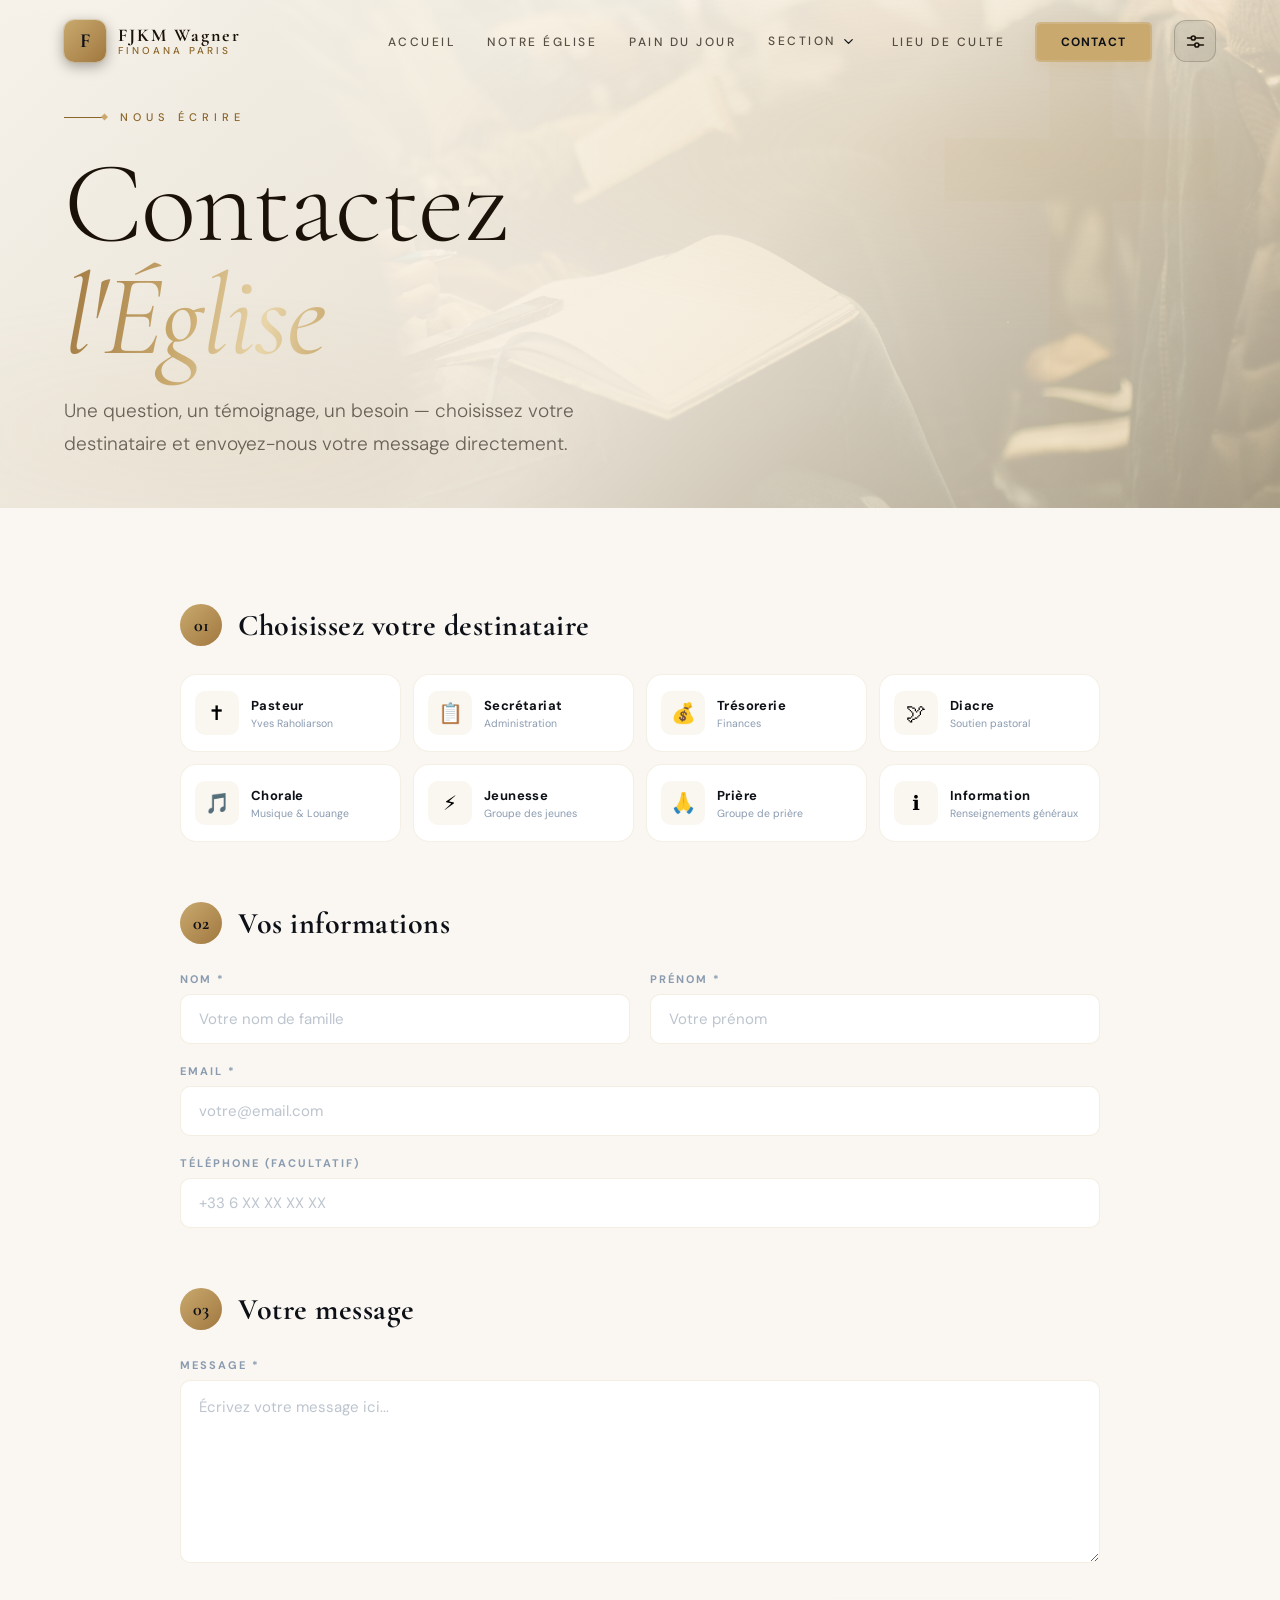
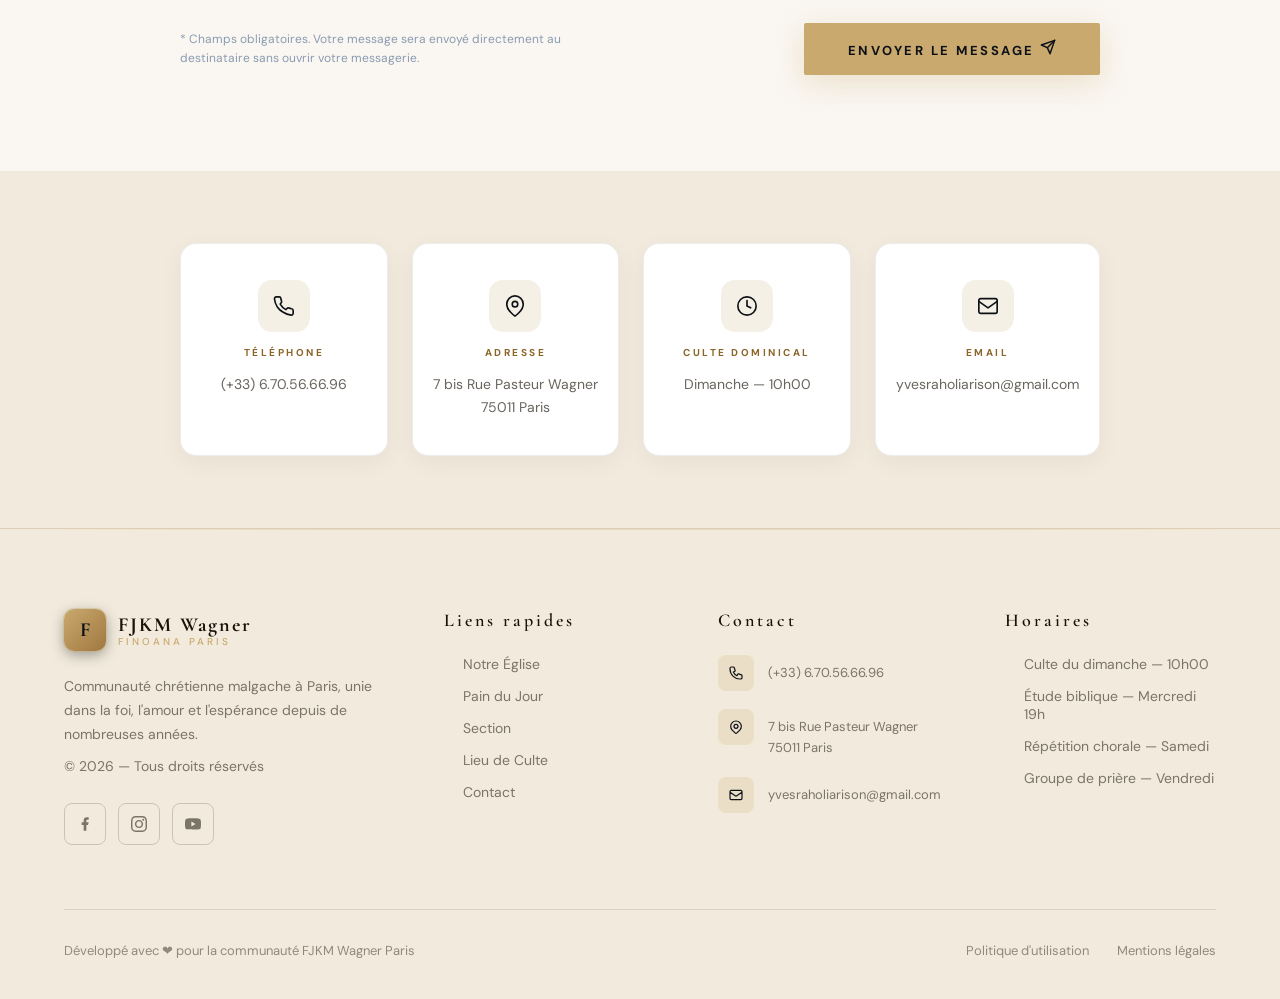
<file: pages/contact.html>
<!DOCTYPE html>
<html lang="fr" data-lang="fr">
<head>
  <meta charset="UTF-8" />
  <meta name="viewport" content="width=device-width, initial-scale=1.0, viewport-fit=cover" />
  <meta name="description" content="Contactez l'église FJKM Wagner Paris — pasteur, secrétariat, trésorerie, chorale, jeunesse et plus." />
  <title>Contact – FJKM Wagner Paris</title>
  <link rel="icon" href="data:image/svg+xml,%3Csvg xmlns='http://www.w3.org/2000/svg' viewBox='0 0 64 64'%3E%3Crect width='64' height='64' rx='14' fill='%23C9A96E'/%3E%3Ctext x='32' y='45' font-family='Georgia,serif' font-size='38' font-weight='700' text-anchor='middle' fill='%230D1117'%3EF%3C/text%3E%3C/svg%3E" />
  <link rel="preconnect" href="https://fonts.googleapis.com" />
  <link href="https://fonts.googleapis.com/css2?family=Cormorant+Garamond:ital,wght@0,300;0,400;0,600;0,700;1,300;1,400&family=DM+Sans:wght@300;400;500;600;700&display=swap" rel="stylesheet" />
  <link rel="stylesheet" href="../assets/css/contact.css?v=15" />
  <link rel="stylesheet" href="../assets/css/responsive.css?v=15" />
  <link rel="stylesheet" href="../assets/css/theme.css?v=15" />
  <link rel="stylesheet" href="../assets/css/mobile-nav.css?v=15" />
</head>
<body>

<!-- NAV -->
<nav id="navbar"></nav>

<!-- MOBILE MENU -->
<div class="mobile-menu" id="mobileMenu">
  <button class="mobile-close" id="mobileClose">✕</button>
  <a href="../index.html" onclick="closeMobile()" data-fr="Accueil" data-en="Home" data-mg="Fandraisana">Accueil</a>
  <a href="notre-eglise.html" onclick="closeMobile()" data-fr="Notre Église" data-en="Our Church" data-mg="Fiangonana">Notre Église</a>
  <a href="../index.html#perikopa" onclick="closeMobile()" data-fr="Pain du Jour" data-en="Daily Bread" data-mg="Mofo isan'andro">Pain du Jour</a>
  <a href="sections.html" onclick="closeMobile()" data-fr="Section" data-en="Groups" data-mg="Sampana">Section</a>
  <a href="toerana.html" onclick="closeMobile()" data-fr="Lieu de Culte" data-en="Worship Place" data-mg="Toerana Fivavahana">Lieu de Culte</a>
  <a href="contact.html" onclick="closeMobile()" data-fr="Contact" data-en="Contact" data-mg="Fifandraisana">Contact</a>
</div>

<!-- HERO -->
<section id="hero">
  <div class="hero-bg" data-photo-key="contact-hero"></div>
  <div class="hero-overlay"></div>
  <div class="hero-content">
    <div class="hero-eyebrow">
      <div class="hero-eyebrow-line"></div>
      <span data-fr="Nous écrire" data-en="Write to us" data-mg="Manorata anay">Nous écrire</span>
    </div>
    <h1 class="hero-title">
      <span data-fr="Contactez" data-en="Contact" data-mg="Mifandraisa">Contactez</span><br>
      <em data-fr="l'Église" data-en="the Church" data-mg="ny Fiangonana">l'Église</em>
    </h1>
    <p class="hero-subtitle">
      <span data-fr="Une question, un témoignage, un besoin — choisissez votre destinataire et envoyez-nous votre message directement." data-en="A question, a testimony, a need — choose your recipient and send us your message directly." data-mg="Fanontaniana, fanambarana, na filana — safidio ny mpandray ary alefaso mivantana ny hafatrao.">Une question, un témoignage, un besoin — choisissez votre destinataire et envoyez-nous votre message directement.</span>
    </p>
  </div>
</section>

<!-- FORMULAIRE -->
<section id="contact-form-section">
  <div class="cf-container">

    <!-- Étape 1 : Destinataire -->
    <div class="cf-step reveal">
      <div class="cf-step-label">
        <span class="cf-step-num">01</span>
        <span data-fr="Choisissez votre destinataire" data-en="Choose your recipient" data-mg="Safidio ny mpandray">Choisissez votre destinataire</span>
      </div>
      <div class="cf-recipients" id="cfRecipients">

        <button class="cf-recipient" data-email="yvesraholiarison@gmail.com" type="button">
          <div class="cf-rec-icon">✝</div>
          <div class="cf-rec-body">
            <div class="cf-rec-name" data-fr="Pasteur" data-en="Pastor" data-mg="Pasteur">Pasteur</div>
            <div class="cf-rec-sub">Yves Raholiarson</div>
          </div>
        </button>

        <button class="cf-recipient" data-email="toxdago@live.fr" type="button">
          <div class="cf-rec-icon">📋</div>
          <div class="cf-rec-body">
            <div class="cf-rec-name" data-fr="Secrétariat" data-en="Secretariat" data-mg="Sekretera">Secrétariat</div>
            <div class="cf-rec-sub" data-fr="Administration" data-en="Administration" data-mg="Fitantanana">Administration</div>
          </div>
        </button>

        <button class="cf-recipient" data-email="toxdago@live.fr" type="button">
          <div class="cf-rec-icon">💰</div>
          <div class="cf-rec-body">
            <div class="cf-rec-name" data-fr="Trésorerie" data-en="Treasury" data-mg="Fitahirizana">Trésorerie</div>
            <div class="cf-rec-sub" data-fr="Finances" data-en="Finances" data-mg="Ara-bola">Finances</div>
          </div>
        </button>

        <button class="cf-recipient" data-email="toxdago@live.fr" type="button">
          <div class="cf-rec-icon">🕊</div>
          <div class="cf-rec-body">
            <div class="cf-rec-name" data-fr="Diacre" data-en="Deacon" data-mg="Diakona">Diacre</div>
            <div class="cf-rec-sub" data-fr="Soutien pastoral" data-en="Pastoral support" data-mg="Fanohana pastoraly">Soutien pastoral</div>
          </div>
        </button>

        <button class="cf-recipient" data-email="toxdago@live.fr" type="button">
          <div class="cf-rec-icon">🎵</div>
          <div class="cf-rec-body">
            <div class="cf-rec-name" data-fr="Chorale" data-en="Choir" data-mg="Antoko Mpihira">Chorale</div>
            <div class="cf-rec-sub" data-fr="Musique & Louange" data-en="Music & Praise" data-mg="Mozika & Fiderana">Musique & Louange</div>
          </div>
        </button>

        <button class="cf-recipient" data-email="toxdago@live.fr" type="button">
          <div class="cf-rec-icon">⚡</div>
          <div class="cf-rec-body">
            <div class="cf-rec-name" data-fr="Jeunesse" data-en="Youth" data-mg="Tanora">Jeunesse</div>
            <div class="cf-rec-sub" data-fr="Groupe des jeunes" data-en="Youth group" data-mg="Vondron'ny tanora">Groupe des jeunes</div>
          </div>
        </button>

        <button class="cf-recipient" data-email="toxdago@live.fr" type="button">
          <div class="cf-rec-icon">🙏</div>
          <div class="cf-rec-body">
            <div class="cf-rec-name" data-fr="Prière" data-en="Prayer" data-mg="Vavaka">Prière</div>
            <div class="cf-rec-sub" data-fr="Groupe de prière" data-en="Prayer group" data-mg="Vondron'ny vavaka">Groupe de prière</div>
          </div>
        </button>

        <button class="cf-recipient" data-email="toxdago@live.fr" type="button">
          <div class="cf-rec-icon">ℹ</div>
          <div class="cf-rec-body">
            <div class="cf-rec-name" data-fr="Information" data-en="Information" data-mg="Fampahalalana">Information</div>
            <div class="cf-rec-sub" data-fr="Renseignements généraux" data-en="General enquiries" data-mg="Fanontaniana ankapobeny">Renseignements généraux</div>
          </div>
        </button>

      </div>
    </div>

    <!-- Étape 2 : Informations personnelles -->
    <div class="cf-step reveal reveal-delay-1">
      <div class="cf-step-label">
        <span class="cf-step-num">02</span>
        <span data-fr="Vos informations" data-en="Your information" data-mg="Ny mombamombany">Vos informations</span>
      </div>
      <div class="cf-fields">
        <div class="cf-field-group">
          <div class="cf-field">
            <label for="cfNom" data-fr="Nom *" data-en="Last name *" data-mg="Fianakaviana *">Nom *</label>
            <input type="text" id="cfNom" name="nom" required autocomplete="family-name"
              placeholder="Votre nom de famille" />
          </div>
          <div class="cf-field">
            <label for="cfPrenom" data-fr="Prénom *" data-en="First name *" data-mg="Anarana *">Prénom *</label>
            <input type="text" id="cfPrenom" name="prenom" required autocomplete="given-name"
              placeholder="Votre prénom" />
          </div>
        </div>
        <div class="cf-field">
          <label for="cfEmail" data-fr="Email *" data-en="Email *" data-mg="Mailasy *">Email *</label>
          <input type="email" id="cfEmail" name="email" required autocomplete="email"
            placeholder="votre@email.com" />
        </div>
        <div class="cf-field">
          <label for="cfTel" data-fr="Téléphone (facultatif)" data-en="Phone (optional)" data-mg="Finday (tsy voatery)">Téléphone (facultatif)</label>
          <input type="tel" id="cfTel" name="tel" autocomplete="tel"
            placeholder="+33 6 XX XX XX XX" />
        </div>
      </div>
    </div>

    <!-- Étape 3 : Message -->
    <div class="cf-step reveal reveal-delay-2">
      <div class="cf-step-label">
        <span class="cf-step-num">03</span>
        <span data-fr="Votre message" data-en="Your message" data-mg="Ny hafatrao">Votre message</span>
      </div>
      <div class="cf-field">
        <label for="cfMessage" data-fr="Message *" data-en="Message *" data-mg="Hafatra *">Message *</label>
        <textarea id="cfMessage" name="message" required rows="6"
          placeholder="Écrivez votre message ici..."></textarea>
      </div>
    </div>

    <!-- Envoi -->
    <div class="cf-submit-row reveal reveal-delay-3">
      <p class="cf-disclaimer">
        <span data-fr="* Champs obligatoires. Votre message sera envoyé directement au destinataire sans ouvrir votre messagerie." data-en="* Required fields. Your message will be sent directly without opening your email client." data-mg="* Tsy maintsy fenina. Ny hafatrao dia halefa mivantana tsy mila mailasy.">* Champs obligatoires. Votre message sera envoyé directement au destinataire sans ouvrir votre messagerie.</span>
      </p>
      <button class="cf-btn" id="cfSubmit" type="button">
        <span class="cf-btn-label" data-fr="Envoyer le message" data-en="Send message" data-mg="Alefaso ny hafatra">Envoyer le message</span>
        <svg class="cf-btn-arrow" width="16" height="16" fill="none" stroke="currentColor" stroke-width="2.2" stroke-linecap="round" stroke-linejoin="round" viewBox="0 0 24 24"><path d="M22 2 11 13"/><path d="m22 2-7 20-4-9-9-4 20-7z"/></svg>
        <svg class="cf-btn-spin" width="18" height="18" viewBox="0 0 24 24" fill="none" stroke="currentColor" stroke-width="2.5" stroke-linecap="round"><path d="M12 2a10 10 0 0 1 10 10"/></svg>
      </button>
    </div>

    <!-- Succès -->
    <div class="cf-success" id="cfSuccess">
      <div class="cf-success-icon">✓</div>
      <h3 data-fr="Message envoyé !" data-en="Message sent!" data-mg="Nalefa ny hafatra!">Message envoyé !</h3>
      <p data-fr="Merci ! Votre message a bien été transmis. Nous vous répondrons à l'adresse email indiquée dans les meilleurs délais." data-en="Thank you! Your message has been sent. We will reply to your email address as soon as possible." data-mg="Misaotra! Nalefa ny hafatrao. Hamaly amin'ny mailasy nomenao izahay tsy ho ela.">Merci ! Votre message a bien été transmis. Nous vous répondrons à l'adresse email indiquée dans les meilleurs délais.</p>
    </div>

    <!-- Erreur -->
    <div class="cf-error-msg" id="cfError">
      <span>⚠</span>
      <p data-fr="Une erreur est survenue. Veuillez réessayer ou nous écrire directement à yvesraholiarison@gmail.com" data-en="An error occurred. Please try again or write to us at yvesraholiarison@gmail.com" data-mg="Nisy hadisoana. Azafady andramo indray na soraty mivantana amin'ny yvesraholiarison@gmail.com">Une erreur est survenue. Veuillez réessayer ou nous écrire directement à yvesraholiarison@gmail.com</p>
    </div>

  </div>
</section>

<!-- INFOS DE CONTACT -->
<section id="contact-info">
  <div class="ci-grid">
    <div class="ci-item reveal">
      <div class="ci-icon"><svg width="22" height="22" viewBox="0 0 24 24" fill="none" stroke="currentColor" stroke-width="1.8" stroke-linecap="round" stroke-linejoin="round"><path d="M22 16.92v3a2 2 0 0 1-2.18 2 19.79 19.79 0 0 1-8.63-3.07A19.5 19.5 0 0 1 4.69 13a19.79 19.79 0 0 1-3.07-8.67A2 2 0 0 1 3.6 2h3a2 2 0 0 1 2 1.72c.127.96.361 1.903.7 2.81a2 2 0 0 1-.45 2.11L7.91 9.91a16 16 0 0 0 6.06 6.06l1.27-1.27a2 2 0 0 1 2.11-.45c.907.339 1.85.573 2.81.7A2 2 0 0 1 22 16.92z"/></svg></div>
      <div class="ci-label" data-fr="Téléphone" data-en="Phone" data-mg="Finday">Téléphone</div>
      <a href="tel:+33670566696" class="ci-value">(+33) 6.70.56.66.96</a>
    </div>
    <div class="ci-item reveal reveal-delay-1">
      <div class="ci-icon"><svg width="22" height="22" viewBox="0 0 24 24" fill="none" stroke="currentColor" stroke-width="1.8" stroke-linecap="round" stroke-linejoin="round"><path d="M21 10c0 7-9 13-9 13s-9-6-9-13a9 9 0 0 1 18 0z"/><circle cx="12" cy="10" r="3"/></svg></div>
      <div class="ci-label" data-fr="Adresse" data-en="Address" data-mg="Adiresy">Adresse</div>
      <div class="ci-value">7 bis Rue Pasteur Wagner<br>75011 Paris</div>
    </div>
    <div class="ci-item reveal reveal-delay-2">
      <div class="ci-icon"><svg width="22" height="22" viewBox="0 0 24 24" fill="none" stroke="currentColor" stroke-width="1.8" stroke-linecap="round" stroke-linejoin="round"><circle cx="12" cy="12" r="10"/><polyline points="12 6 12 12 16 14"/></svg></div>
      <div class="ci-label" data-fr="Culte dominical" data-en="Sunday service" data-mg="Fanompoana Alahady">Culte dominical</div>
      <div class="ci-value" data-fr="Dimanche — 10h00" data-en="Sunday — 10:00 AM" data-mg="Alahady — 10ora">Dimanche — 10h00</div>
    </div>
    <div class="ci-item reveal reveal-delay-3">
      <div class="ci-icon"><svg width="22" height="22" viewBox="0 0 24 24" fill="none" stroke="currentColor" stroke-width="1.8" stroke-linecap="round" stroke-linejoin="round"><rect x="2" y="4" width="20" height="16" rx="2"/><path d="m22 7-10 7L2 7"/></svg></div>
      <div class="ci-label" data-fr="Email" data-en="Email" data-mg="Mailasy">Email</div>
      <a href="mailto:yvesraholiarison@gmail.com" class="ci-value">yvesraholiarison@gmail.com</a>
    </div>
  </div>
</section>

<!-- FOOTER -->
<footer id="footer"></footer>

<!-- BACK TO TOP -->
<button id="backtotop" onclick="window.scrollTo({top:0,behavior:'smooth'})" aria-label="Retour en haut">
  <svg width="18" height="18" fill="none" stroke="currentColor" stroke-width="2.5" viewBox="0 0 24 24">
    <path stroke-linecap="round" stroke-linejoin="round" d="M5 15l7-7 7 7"/>
  </svg>
</button>

<!-- CONTRÔLES FLOTTANTS -->
<div id="floatingControls" aria-label="Contrôles de langue et de thème">
  <div id="langPanel" role="group" aria-label="Choisir la langue">
    <button class="lang-btn" id="btnFR" aria-label="Français"><span class="lang-flag">🇫🇷</span> FR</button>
    <button class="lang-btn" id="btnMG" aria-label="Malagasy"><span class="lang-flag">🇲🇬</span> MG</button>
    <button class="lang-btn" id="btnEN" aria-label="English"><span class="lang-flag">🇬🇧</span> EN</button>
  </div>
  <div id="themePanel" role="group" aria-label="Choisir le thème">
    <button class="theme-btn" id="btnDay" aria-label="Mode jour">
      <svg class="theme-icon" viewBox="0 0 24 24" fill="none" stroke="currentColor" stroke-width="2" stroke-linecap="round" stroke-linejoin="round">
        <circle cx="12" cy="12" r="5"/>
        <line x1="12" y1="1" x2="12" y2="3"/><line x1="12" y1="21" x2="12" y2="23"/>
        <line x1="4.22" y1="4.22" x2="5.64" y2="5.64"/><line x1="18.36" y1="18.36" x2="19.78" y2="19.78"/>
        <line x1="1" y1="12" x2="3" y2="12"/><line x1="21" y1="12" x2="23" y2="12"/>
        <line x1="4.22" y1="19.78" x2="5.64" y2="18.36"/><line x1="18.36" y1="5.64" x2="19.78" y2="4.22"/>
      </svg>
      Jour
    </button>
    <button class="theme-btn" id="btnNight" aria-label="Mode nuit">
      <svg class="theme-icon" viewBox="0 0 24 24" fill="none" stroke="currentColor" stroke-width="2" stroke-linecap="round" stroke-linejoin="round">
        <path d="M21 12.79A9 9 0 1 1 11.21 3 7 7 0 0 0 21 12.79z"/>
      </svg>
      Nuit
    </button>
  </div>
</div>

<script src="../assets/js/components.js?v=15"></script>

<script src="../assets/js/chrome.js?v=15"></script>
<script src="../assets/js/contact.js?v=15"></script>
<script src="../assets/js/mobile-nav.js?v=15"></script>
</body>
</html>
</file>
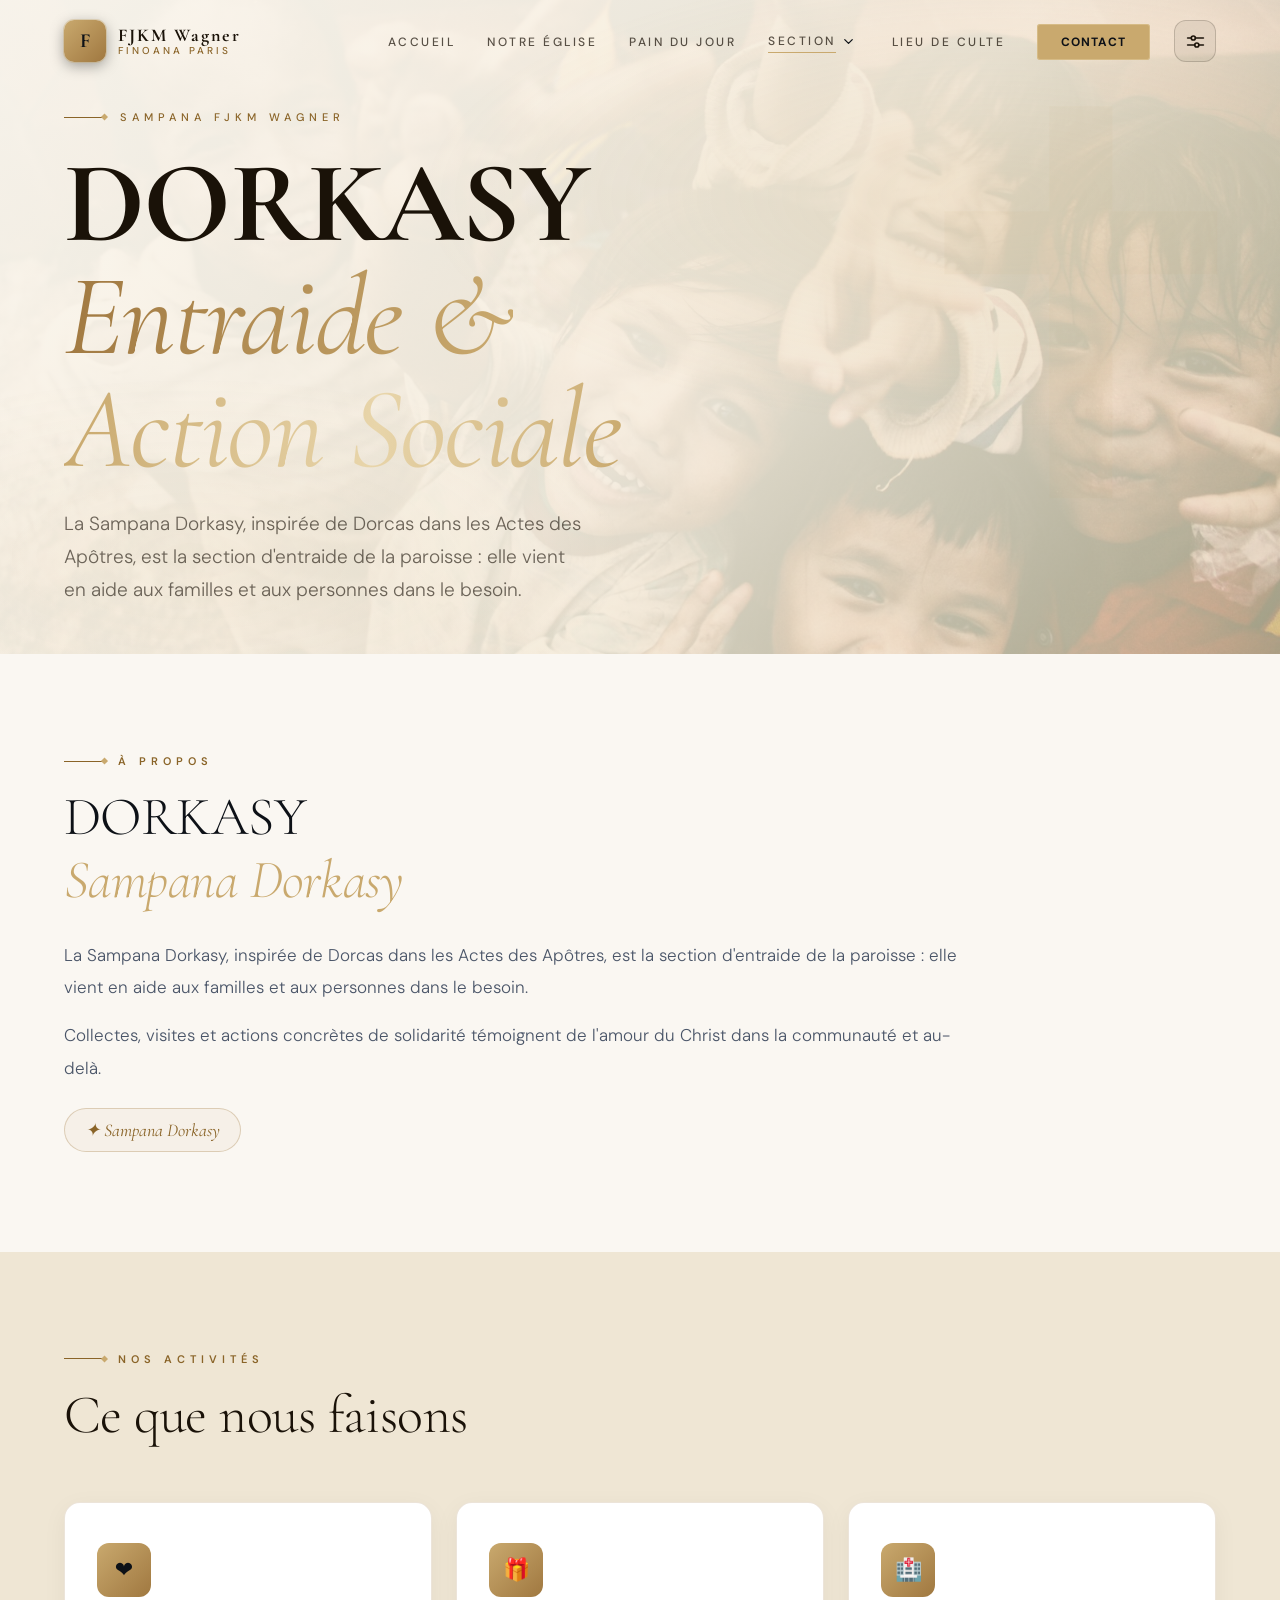
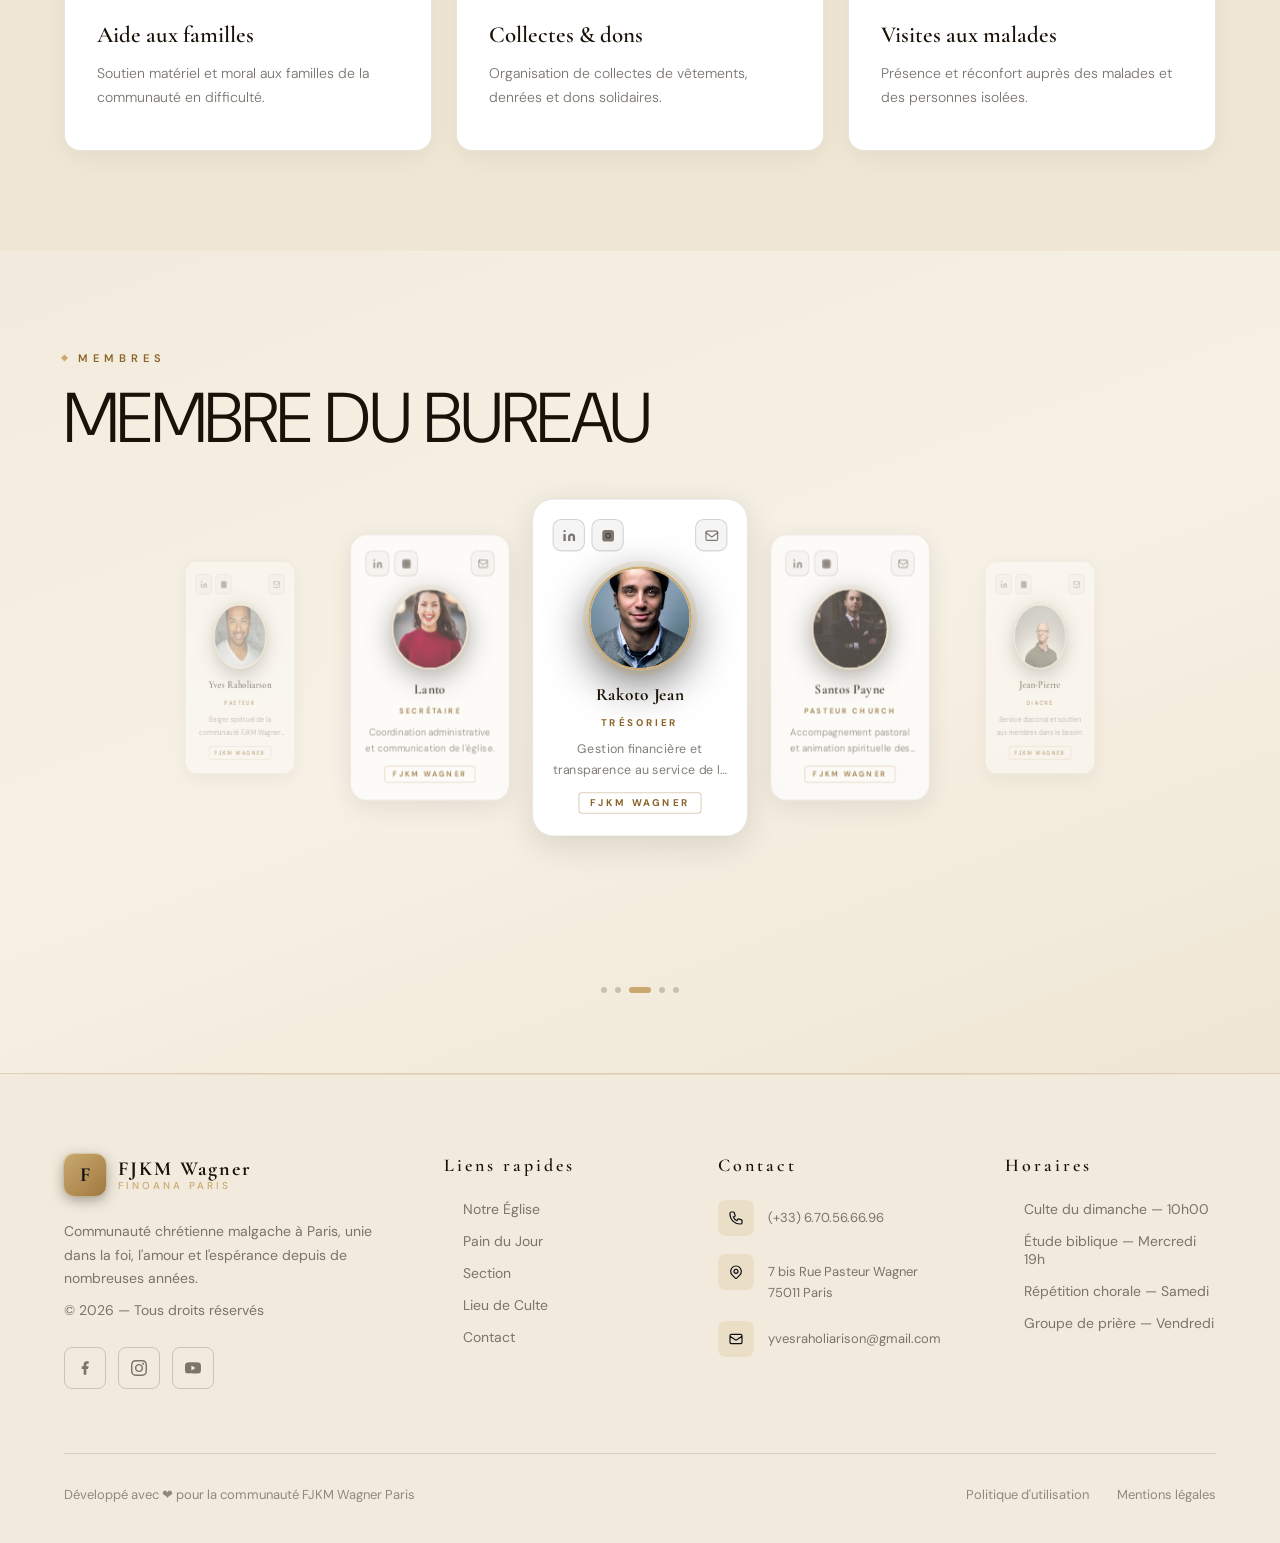
<file: pages/dorkasy.html>
<!DOCTYPE html>
<html lang="fr" data-lang="fr">
<head>
  <meta charset="UTF-8" />
  <meta name="viewport" content="width=device-width, initial-scale=1.0, viewport-fit=cover" />
  <meta name="description" content="DORKASY — Sampana Dorkasy de l'église FJKM Wagner Paris." />
  <title>DORKASY – FJKM Wagner Paris</title>
  <link rel="icon" href="data:image/svg+xml,%3Csvg xmlns='http://www.w3.org/2000/svg' viewBox='0 0 64 64'%3E%3Crect width='64' height='64' rx='14' fill='%23C9A96E'/%3E%3Ctext x='32' y='45' font-family='Georgia,serif' font-size='38' font-weight='700' text-anchor='middle' fill='%230D1117'%3EF%3C/text%3E%3C/svg%3E" />
  <link rel="preconnect" href="https://fonts.googleapis.com" />
  <link href="https://fonts.googleapis.com/css2?family=Cormorant+Garamond:ital,wght@0,300;0,400;0,600;0,700;1,300;1,400&family=DM+Sans:wght@300;400;500;600;700&display=swap" rel="stylesheet" />
  <link rel="stylesheet" href="../assets/css/contact.css?v=15" />
  <link rel="stylesheet" href="../assets/css/sections.css?v=15" />
  <link rel="stylesheet" href="../assets/css/bureau.css?v=15" />
  <link rel="stylesheet" href="../assets/css/responsive.css?v=15" />
  <link rel="stylesheet" href="../assets/css/theme.css?v=15" />
  <link rel="stylesheet" href="../assets/css/mobile-nav.css?v=15" />
</head>
<body>
<nav id="navbar"></nav>

<div class="mobile-menu" id="mobileMenu">
  <button class="mobile-close" id="mobileClose">✕</button>
  <a href="../index.html" onclick="closeMobile()">Accueil</a>
  <a href="notre-eglise.html" onclick="closeMobile()">Notre Église</a>
  <a href="../index.html#perikopa" onclick="closeMobile()">Pain du Jour</a>
  <a href="sections.html" onclick="closeMobile()">Section</a>
  <a href="toerana.html" onclick="closeMobile()">Lieu de Culte</a>
  <a href="contact.html" onclick="closeMobile()">Contact</a>
</div>
<!-- HERO -->
<section id="hero" class="s-hero" data-testid="section-hero-dorkasy">
  <div class="hero-bg" style="background-image:url('../assets/images/sections-dorkasy.jpg')"></div>
  <div class="hero-overlay"></div>
  <div class="hero-content">
    <div class="hero-eyebrow">
      <div class="hero-eyebrow-line"></div>
      <span data-fr="Sampana FJKM Wagner" data-mg="Sampana FJKM Wagner" data-en="FJKM Wagner Group">Sampana FJKM Wagner</span>
    </div>
    <h1 class="hero-title"><span class="s-acronym">DORKASY</span><br><em><span data-fr="Entraide & Action Sociale" data-mg="Asa Fiantrana" data-en="Charity & Social Action">Entraide & Action Sociale</span></em></h1>
    <p class="hero-subtitle"><span data-fr="La Sampana Dorkasy, inspirée de Dorcas dans les Actes des Apôtres, est la section d'entraide de la paroisse : elle vient en aide aux familles et aux personnes dans le besoin." data-mg="Ny Sampana Dorkasy, nalaina tamin'i Dorkasy ao amin'ny Asan'ny Apostoly, no sampana fiantrana ao am-piangonana : manampy ny fianakaviana sy ny olona sahirana izy." data-en="Sampana Dorkasy, inspired by Dorcas in the Acts of the Apostles, is the parish charity section, helping families and people in need.">La Sampana Dorkasy, inspirée de Dorcas dans les Actes des Apôtres, est la section d'entraide de la paroisse : elle vient en aide aux familles et aux personnes dans le besoin.</span></p>
  </div>
</section>

<!-- À PROPOS -->
<section id="s-about">
  <div class="s-about-inner">
    <div class="section-label reveal">
      <div class="hero-eyebrow-line"></div>
      <span data-fr="À propos" data-mg="Momba anay" data-en="About us">À propos</span>
    </div>
    <h2 class="section-heading reveal reveal-delay-1" style="font-family:'Cormorant Garamond',serif;font-size:clamp(32px,4.5vw,54px);font-weight:300;line-height:1.15">DORKASY<br><em style="font-style:italic;color:var(--gold)">Sampana Dorkasy</em></h2>
    <p class="s-about-text reveal reveal-delay-1"><span data-fr="La Sampana Dorkasy, inspirée de Dorcas dans les Actes des Apôtres, est la section d'entraide de la paroisse : elle vient en aide aux familles et aux personnes dans le besoin." data-mg="Ny Sampana Dorkasy, nalaina tamin'i Dorkasy ao amin'ny Asan'ny Apostoly, no sampana fiantrana ao am-piangonana : manampy ny fianakaviana sy ny olona sahirana izy." data-en="Sampana Dorkasy, inspired by Dorcas in the Acts of the Apostles, is the parish charity section, helping families and people in need.">La Sampana Dorkasy, inspirée de Dorcas dans les Actes des Apôtres, est la section d'entraide de la paroisse : elle vient en aide aux familles et aux personnes dans le besoin.</span></p>
    <p class="s-about-text reveal reveal-delay-2"><span data-fr="Collectes, visites et actions concrètes de solidarité témoignent de l'amour du Christ dans la communauté et au-delà." data-mg="Fanangonana, famangiana ary asa firaisankina mivaingana no manambara ny fitiavan'i Kristy ao amin'ny fiangonana sy ny manodidina." data-en="Collections, visits and concrete acts of solidarity witness to Christ's love in the community and beyond.">Collectes, visites et actions concrètes de solidarité témoignent de l'amour du Christ dans la communauté et au-delà.</span></p>
    <div class="s-fullname reveal reveal-delay-2">✦ Sampana Dorkasy</div>
  </div>
</section>

<!-- ACTIVITÉS -->
<section id="s-activities">
  <div class="section-label reveal">
    <div class="hero-eyebrow-line"></div>
    <span data-fr="Nos activités" data-mg="Ny asanay" data-en="Our activities">Nos activités</span>
  </div>
  <h2 class="section-heading reveal reveal-delay-1" style="font-family:'Cormorant Garamond',serif;font-size:clamp(32px,4.5vw,54px);font-weight:300;line-height:1.15"><span data-fr="Ce que nous faisons" data-mg="Izay ataonay" data-en="What we do">Ce que nous faisons</span></h2>
  <div class="s-act-grid">
    <div class="s-act-card reveal" data-testid="activity-card-dorkasy-0">
      <div class="s-act-icon">❤</div>
      <div class="s-act-title"><span data-fr="Aide aux familles" data-mg="Fanampiana ny fianakaviana" data-en="Helping families">Aide aux familles</span></div>
      <p class="s-act-text"><span data-fr="Soutien matériel et moral aux familles de la communauté en difficulté." data-mg="Fanohanana ara-materialy sy ara-panahy ny fianakaviana sahirana." data-en="Material and moral support for families in difficulty.">Soutien matériel et moral aux familles de la communauté en difficulté.</span></p>
    </div>
    <div class="s-act-card reveal reveal-delay-1" data-testid="activity-card-dorkasy-1">
      <div class="s-act-icon">🎁</div>
      <div class="s-act-title"><span data-fr="Collectes & dons" data-mg="Fanangonana & fanomezana" data-en="Collections & donations">Collectes & dons</span></div>
      <p class="s-act-text"><span data-fr="Organisation de collectes de vêtements, denrées et dons solidaires." data-mg="Fandaminana fanangonana akanjo, sakafo ary fanomezana." data-en="Organising collections of clothes, food and donations.">Organisation de collectes de vêtements, denrées et dons solidaires.</span></p>
    </div>
    <div class="s-act-card reveal reveal-delay-2" data-testid="activity-card-dorkasy-2">
      <div class="s-act-icon">🏥</div>
      <div class="s-act-title"><span data-fr="Visites aux malades" data-mg="Famangiana ny marary" data-en="Visiting the sick">Visites aux malades</span></div>
      <p class="s-act-text"><span data-fr="Présence et réconfort auprès des malades et des personnes isolées." data-mg="Fanatrehana sy fampiononana ny marary sy ny olona manirery." data-en="Presence and comfort for the sick and the isolated.">Présence et réconfort auprès des malades et des personnes isolées.</span></p>
    </div>
  </div>
</section>

<!-- INFOS -->


<!-- MEMBRES DU BUREAU -->
<section id="bureau">
  <div class="section-intro reveal" style="padding:0 5%">
    <div class="section-label">
      <div class="section-label-line"></div>
      <span data-fr="Membres" data-en="Members" data-mg="Mpikambana">Membres</span>
    </div>
    <h2 class="section-heading" data-fr="MEMBRE DU BUREAU" data-en="BOARD MEMBERS" data-mg="MPIKAMBANA ANY AN'NY BIRAO">MEMBRE DU BUREAU</h2>
  </div>

  <div class="bc-stage">
    <div class="bc-carousel" id="bcCarousel">

      <!-- Card 0 — Yves Raholiarson / Pasteur -->
      <div class="bc-card" data-index="0">
        <div class="bc-top">
          <div class="bc-icons-left">
            <a href="https://www.linkedin.com/in/fjkmwagnerparis" class="bc-icon" title="LinkedIn" target="_blank" rel="noopener noreferrer">
              <svg width="13" height="13" fill="currentColor" viewBox="0 0 24 24"><path d="M16 8a6 6 0 0 1 6 6v7h-4v-7a2 2 0 0 0-2-2 2 2 0 0 0-2 2v7h-4v-7a6 6 0 0 1 6-6z"/><rect x="2" y="9" width="4" height="12"/><circle cx="4" cy="4" r="2"/></svg>
            </a>
            <a href="https://www.instagram.com/fjkmwagnerparis" class="bc-icon" title="Instagram" target="_blank" rel="noopener noreferrer">
              <svg width="13" height="13" fill="currentColor" viewBox="0 0 24 24"><rect x="2" y="2" width="20" height="20" rx="5" ry="5"/><path fill="none" stroke="currentColor" stroke-width="2" d="M16 11.37A4 4 0 1 1 12.63 8 4 4 0 0 1 16 11.37z"/><line fill="none" stroke="currentColor" stroke-width="2" x1="17.5" y1="6.5" x2="17.51" y2="6.5"/></svg>
            </a>
          </div>
          <a href="mailto:pinelanthony@outlook.fr" class="bc-icon" title="Email">
            <svg width="13" height="13" fill="none" stroke="currentColor" stroke-width="2" stroke-linecap="round" stroke-linejoin="round" viewBox="0 0 24 24"><rect x="2" y="4" width="20" height="16" rx="2"/><path d="m22 7-10 7L2 7"/></svg>
          </a>
        </div>
        <div class="bc-avatar">
          <img src="../assets/images/eglise-bureau-1.jpg?v=15" alt="Yves Raholiarson" />
        </div>
        <div class="bc-name">Yves Raholiarson</div>
        <div class="bc-role" data-fr="Pasteur" data-en="Pastor" data-mg="Pasteur">Pasteur</div>
        <p class="bc-desc" data-fr="Berger spirituel de la communauté FJKM Wagner Paris." data-en="Spiritual shepherd of the FJKM Wagner Paris community." data-mg="Mpiandry ara-panahy ny FJKM Wagner Paris.">Berger spirituel de la communauté FJKM Wagner Paris.</p>
        <div class="bc-footer"><span class="bc-tag">FJKM Wagner</span></div>
      </div>

      <!-- Card 1 — Lanto / Secrétaire -->
      <div class="bc-card" data-index="1">
        <div class="bc-top">
          <div class="bc-icons-left">
            <a href="https://www.linkedin.com/in/fjkmwagnerparis" class="bc-icon" title="LinkedIn" target="_blank" rel="noopener noreferrer">
              <svg width="13" height="13" fill="currentColor" viewBox="0 0 24 24"><path d="M16 8a6 6 0 0 1 6 6v7h-4v-7a2 2 0 0 0-2-2 2 2 0 0 0-2 2v7h-4v-7a6 6 0 0 1 6-6z"/><rect x="2" y="9" width="4" height="12"/><circle cx="4" cy="4" r="2"/></svg>
            </a>
            <a href="https://www.instagram.com/fjkmwagnerparis" class="bc-icon" title="Instagram" target="_blank" rel="noopener noreferrer">
              <svg width="13" height="13" fill="currentColor" viewBox="0 0 24 24"><rect x="2" y="2" width="20" height="20" rx="5" ry="5"/><path fill="none" stroke="currentColor" stroke-width="2" d="M16 11.37A4 4 0 1 1 12.63 8 4 4 0 0 1 16 11.37z"/><line fill="none" stroke="currentColor" stroke-width="2" x1="17.5" y1="6.5" x2="17.51" y2="6.5"/></svg>
            </a>
          </div>
          <a href="mailto:toxdago@live.fr" class="bc-icon" title="Email">
            <svg width="13" height="13" fill="none" stroke="currentColor" stroke-width="2" stroke-linecap="round" stroke-linejoin="round" viewBox="0 0 24 24"><rect x="2" y="4" width="20" height="16" rx="2"/><path d="m22 7-10 7L2 7"/></svg>
          </a>
        </div>
        <div class="bc-avatar">
          <img src="../assets/images/eglise-bureau-2.jpg?v=15" alt="Lanto" />
        </div>
        <div class="bc-name">Lanto</div>
        <div class="bc-role" data-fr="Secrétaire" data-en="Secretary" data-mg="Sekretera">Secrétaire</div>
        <p class="bc-desc" data-fr="Coordination administrative et communication de l'église." data-en="Administrative coordination and church communication." data-mg="Fitantanana ara-pitantanana sy fifandraisana ny fiangonana.">Coordination administrative et communication de l'église.</p>
        <div class="bc-footer"><span class="bc-tag">FJKM Wagner</span></div>
      </div>

      <!-- Card 2 — Trésorier (center / default active) -->
      <div class="bc-card" data-index="2">
        <div class="bc-top">
          <div class="bc-icons-left">
            <a href="https://www.linkedin.com/in/fjkmwagnerparis" class="bc-icon" title="LinkedIn" target="_blank" rel="noopener noreferrer">
              <svg width="13" height="13" fill="currentColor" viewBox="0 0 24 24"><path d="M16 8a6 6 0 0 1 6 6v7h-4v-7a2 2 0 0 0-2-2 2 2 0 0 0-2 2v7h-4v-7a6 6 0 0 1 6-6z"/><rect x="2" y="9" width="4" height="12"/><circle cx="4" cy="4" r="2"/></svg>
            </a>
            <a href="https://www.instagram.com/fjkmwagnerparis" class="bc-icon" title="Instagram" target="_blank" rel="noopener noreferrer">
              <svg width="13" height="13" fill="currentColor" viewBox="0 0 24 24"><rect x="2" y="2" width="20" height="20" rx="5" ry="5"/><path fill="none" stroke="currentColor" stroke-width="2" d="M16 11.37A4 4 0 1 1 12.63 8 4 4 0 0 1 16 11.37z"/><line fill="none" stroke="currentColor" stroke-width="2" x1="17.5" y1="6.5" x2="17.51" y2="6.5"/></svg>
            </a>
          </div>
          <a href="mailto:toxdago@live.fr" class="bc-icon" title="Email">
            <svg width="13" height="13" fill="none" stroke="currentColor" stroke-width="2" stroke-linecap="round" stroke-linejoin="round" viewBox="0 0 24 24"><rect x="2" y="4" width="20" height="16" rx="2"/><path d="m22 7-10 7L2 7"/></svg>
          </a>
        </div>
        <div class="bc-avatar">
          <img src="../assets/images/eglise-bureau-3.jpg?v=15" alt="Rakoto Jean" />
        </div>
        <div class="bc-name">Rakoto Jean</div>
        <div class="bc-role" data-fr="Trésorier" data-en="Treasurer" data-mg="Mpitahiry harena">Trésorier</div>
        <p class="bc-desc" data-fr="Gestion financière et transparence au service de la communauté." data-en="Financial management at the service of the community." data-mg="Fitantanana ara-bola ho an'ny fiangonana.">Gestion financière et transparence au service de la communauté.</p>
        <div class="bc-footer"><span class="bc-tag">FJKM Wagner</span></div>
      </div>

      <!-- Card 3 — Santos Payne / Pasteur Church -->
      <div class="bc-card" data-index="3">
        <div class="bc-top">
          <div class="bc-icons-left">
            <a href="https://www.linkedin.com/in/fjkmwagnerparis" class="bc-icon" title="LinkedIn" target="_blank" rel="noopener noreferrer">
              <svg width="13" height="13" fill="currentColor" viewBox="0 0 24 24"><path d="M16 8a6 6 0 0 1 6 6v7h-4v-7a2 2 0 0 0-2-2 2 2 0 0 0-2 2v7h-4v-7a6 6 0 0 1 6-6z"/><rect x="2" y="9" width="4" height="12"/><circle cx="4" cy="4" r="2"/></svg>
            </a>
            <a href="https://www.instagram.com/fjkmwagnerparis" class="bc-icon" title="Instagram" target="_blank" rel="noopener noreferrer">
              <svg width="13" height="13" fill="currentColor" viewBox="0 0 24 24"><rect x="2" y="2" width="20" height="20" rx="5" ry="5"/><path fill="none" stroke="currentColor" stroke-width="2" d="M16 11.37A4 4 0 1 1 12.63 8 4 4 0 0 1 16 11.37z"/><line fill="none" stroke="currentColor" stroke-width="2" x1="17.5" y1="6.5" x2="17.51" y2="6.5"/></svg>
            </a>
          </div>
          <a href="mailto:toxdago@live.fr" class="bc-icon" title="Email">
            <svg width="13" height="13" fill="none" stroke="currentColor" stroke-width="2" stroke-linecap="round" stroke-linejoin="round" viewBox="0 0 24 24"><rect x="2" y="4" width="20" height="16" rx="2"/><path d="m22 7-10 7L2 7"/></svg>
          </a>
        </div>
        <div class="bc-avatar">
          <img src="../assets/images/eglise-bureau-4.jpg?v=15" alt="Santos Payne" />
        </div>
        <div class="bc-name">Santos Payne</div>
        <div class="bc-role" data-fr="Pasteur Church" data-en="Pastor Church" data-mg="Pasteur Church">Pasteur Church</div>
        <p class="bc-desc" data-fr="Accompagnement pastoral et animation spirituelle des fidèles." data-en="Pastoral accompaniment and spiritual facilitation." data-mg="Fanohanan-pastoraly sy famelombelomana ara-panahy.">Accompagnement pastoral et animation spirituelle des fidèles.</p>
        <div class="bc-footer"><span class="bc-tag">FJKM Wagner</span></div>
      </div>

      <!-- Card 4 — Jean-Pierre / Diacre -->
      <div class="bc-card" data-index="4">
        <div class="bc-top">
          <div class="bc-icons-left">
            <a href="https://www.linkedin.com/in/fjkmwagnerparis" class="bc-icon" title="LinkedIn" target="_blank" rel="noopener noreferrer">
              <svg width="13" height="13" fill="currentColor" viewBox="0 0 24 24"><path d="M16 8a6 6 0 0 1 6 6v7h-4v-7a2 2 0 0 0-2-2 2 2 0 0 0-2 2v7h-4v-7a6 6 0 0 1 6-6z"/><rect x="2" y="9" width="4" height="12"/><circle cx="4" cy="4" r="2"/></svg>
            </a>
            <a href="https://www.instagram.com/fjkmwagnerparis" class="bc-icon" title="Instagram" target="_blank" rel="noopener noreferrer">
              <svg width="13" height="13" fill="currentColor" viewBox="0 0 24 24"><rect x="2" y="2" width="20" height="20" rx="5" ry="5"/><path fill="none" stroke="currentColor" stroke-width="2" d="M16 11.37A4 4 0 1 1 12.63 8 4 4 0 0 1 16 11.37z"/><line fill="none" stroke="currentColor" stroke-width="2" x1="17.5" y1="6.5" x2="17.51" y2="6.5"/></svg>
            </a>
          </div>
          <a href="mailto:toxdago@live.fr" class="bc-icon" title="Email">
            <svg width="13" height="13" fill="none" stroke="currentColor" stroke-width="2" stroke-linecap="round" stroke-linejoin="round" viewBox="0 0 24 24"><rect x="2" y="4" width="20" height="16" rx="2"/><path d="m22 7-10 7L2 7"/></svg>
          </a>
        </div>
        <div class="bc-avatar">
          <img src="../assets/images/eglise-bureau-5.jpg?v=15" alt="Jean-Pierre" />
        </div>
        <div class="bc-name">Jean-Pierre</div>
        <div class="bc-role" data-fr="Diacre" data-en="Deacon" data-mg="Diakona">Diacre</div>
        <p class="bc-desc" data-fr="Service diaconal et soutien aux membres dans le besoin." data-en="Diaconal service and support for members in need." data-mg="Fanompoam-diakona sy fanampiana ny mpikambana sahirana.">Service diaconal et soutien aux membres dans le besoin.</p>
        <div class="bc-footer"><span class="bc-tag">FJKM Wagner</span></div>
      </div>

    </div>
    <div class="bc-dots" id="bcDots"></div>
  </div>
</section>

<footer id="footer"></footer>

<!-- BACK TO TOP -->
<button id="backtotop" onclick="window.scrollTo({top:0,behavior:'smooth'})" aria-label="Retour en haut">
  <svg width="18" height="18" fill="none" stroke="currentColor" stroke-width="2.5" viewBox="0 0 24 24">
    <path stroke-linecap="round" stroke-linejoin="round" d="M5 15l7-7 7 7"/>
  </svg>
</button>

<!-- CONTRÔLES FLOTTANTS -->
<div id="floatingControls" aria-label="Contrôles de langue et de thème">
  <div id="langPanel" role="group" aria-label="Choisir la langue">
    <button class="lang-btn" id="btnFR" aria-label="Français"><span class="lang-flag">🇫🇷</span> FR</button>
    <button class="lang-btn" id="btnMG" aria-label="Malagasy"><span class="lang-flag">🇲🇬</span> MG</button>
    <button class="lang-btn" id="btnEN" aria-label="English"><span class="lang-flag">🇬🇧</span> EN</button>
  </div>
  <div id="themePanel" role="group" aria-label="Choisir le thème">
    <button class="theme-btn" id="btnDay" aria-label="Mode jour">
      <svg class="theme-icon" viewBox="0 0 24 24" fill="none" stroke="currentColor" stroke-width="2" stroke-linecap="round" stroke-linejoin="round">
        <circle cx="12" cy="12" r="5"/>
        <line x1="12" y1="1" x2="12" y2="3"/><line x1="12" y1="21" x2="12" y2="23"/>
        <line x1="4.22" y1="4.22" x2="5.64" y2="5.64"/><line x1="18.36" y1="18.36" x2="19.78" y2="19.78"/>
        <line x1="1" y1="12" x2="3" y2="12"/><line x1="21" y1="12" x2="23" y2="12"/>
        <line x1="4.22" y1="19.78" x2="5.64" y2="18.36"/><line x1="18.36" y1="5.64" x2="19.78" y2="4.22"/>
      </svg>
      Jour
    </button>
    <button class="theme-btn" id="btnNight" aria-label="Mode nuit">
      <svg class="theme-icon" viewBox="0 0 24 24" fill="none" stroke="currentColor" stroke-width="2" stroke-linecap="round" stroke-linejoin="round">
        <path d="M21 12.79A9 9 0 1 1 11.21 3 7 7 0 0 0 21 12.79z"/>
      </svg>
      Nuit
    </button>
  </div>
</div>

<script src="../assets/js/components.js?v=15"></script>

<script src="../assets/js/chrome.js?v=15"></script>
<script src="../assets/js/bureau.js?v=15"></script>
<script src="../assets/js/mobile-nav.js?v=15"></script>
</body>
</html>
</file>
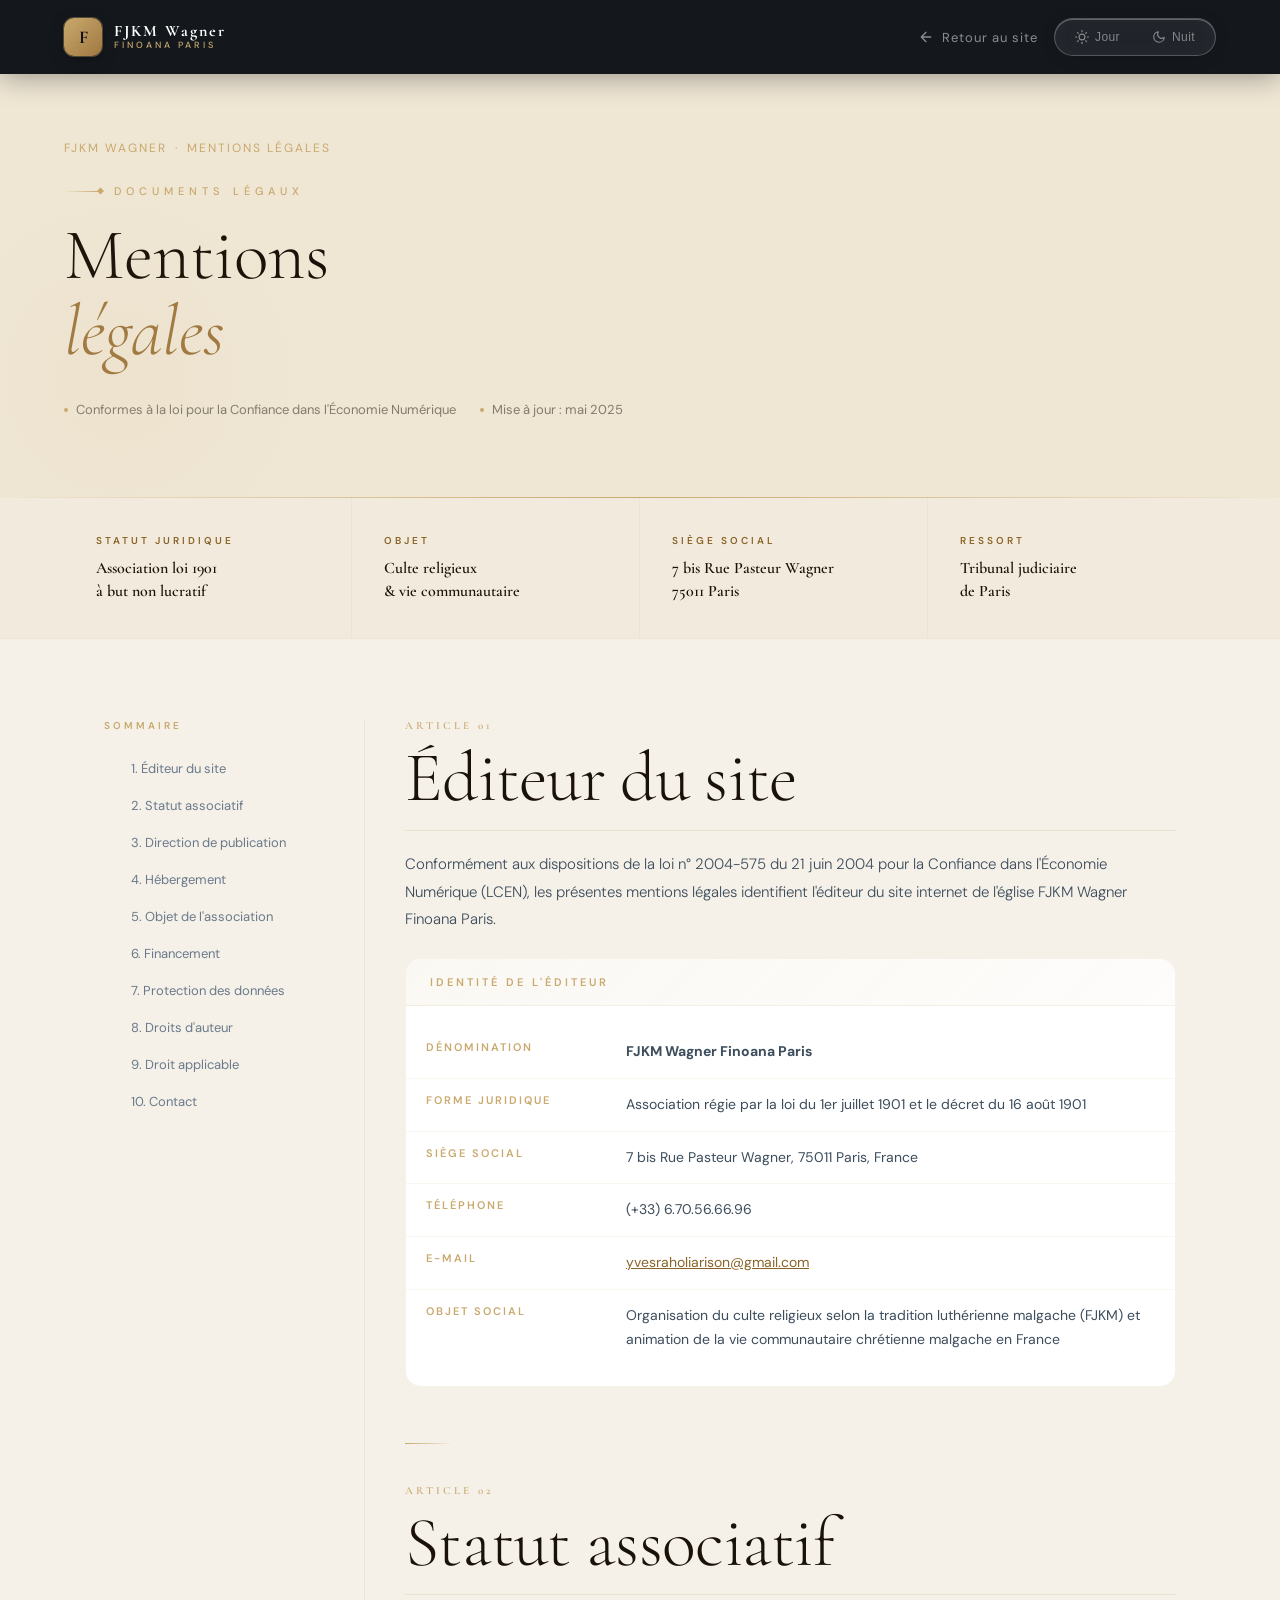
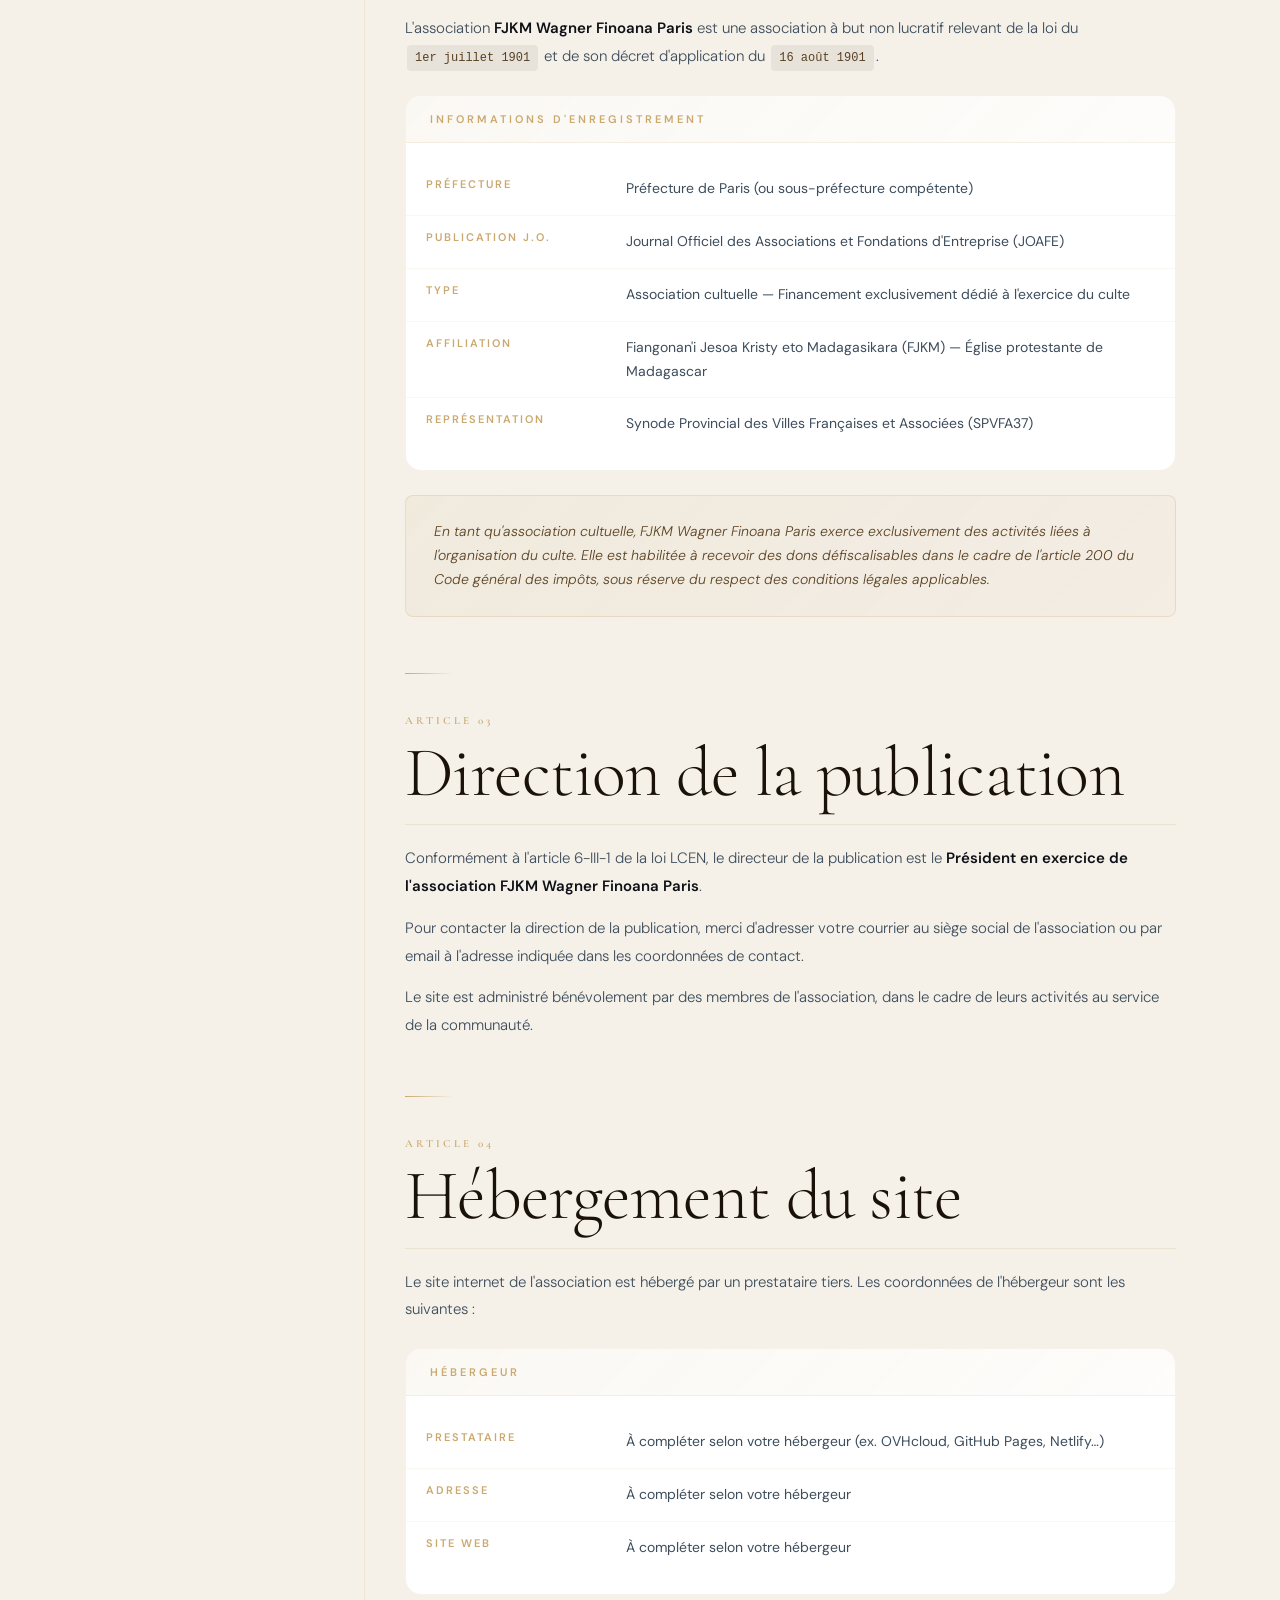
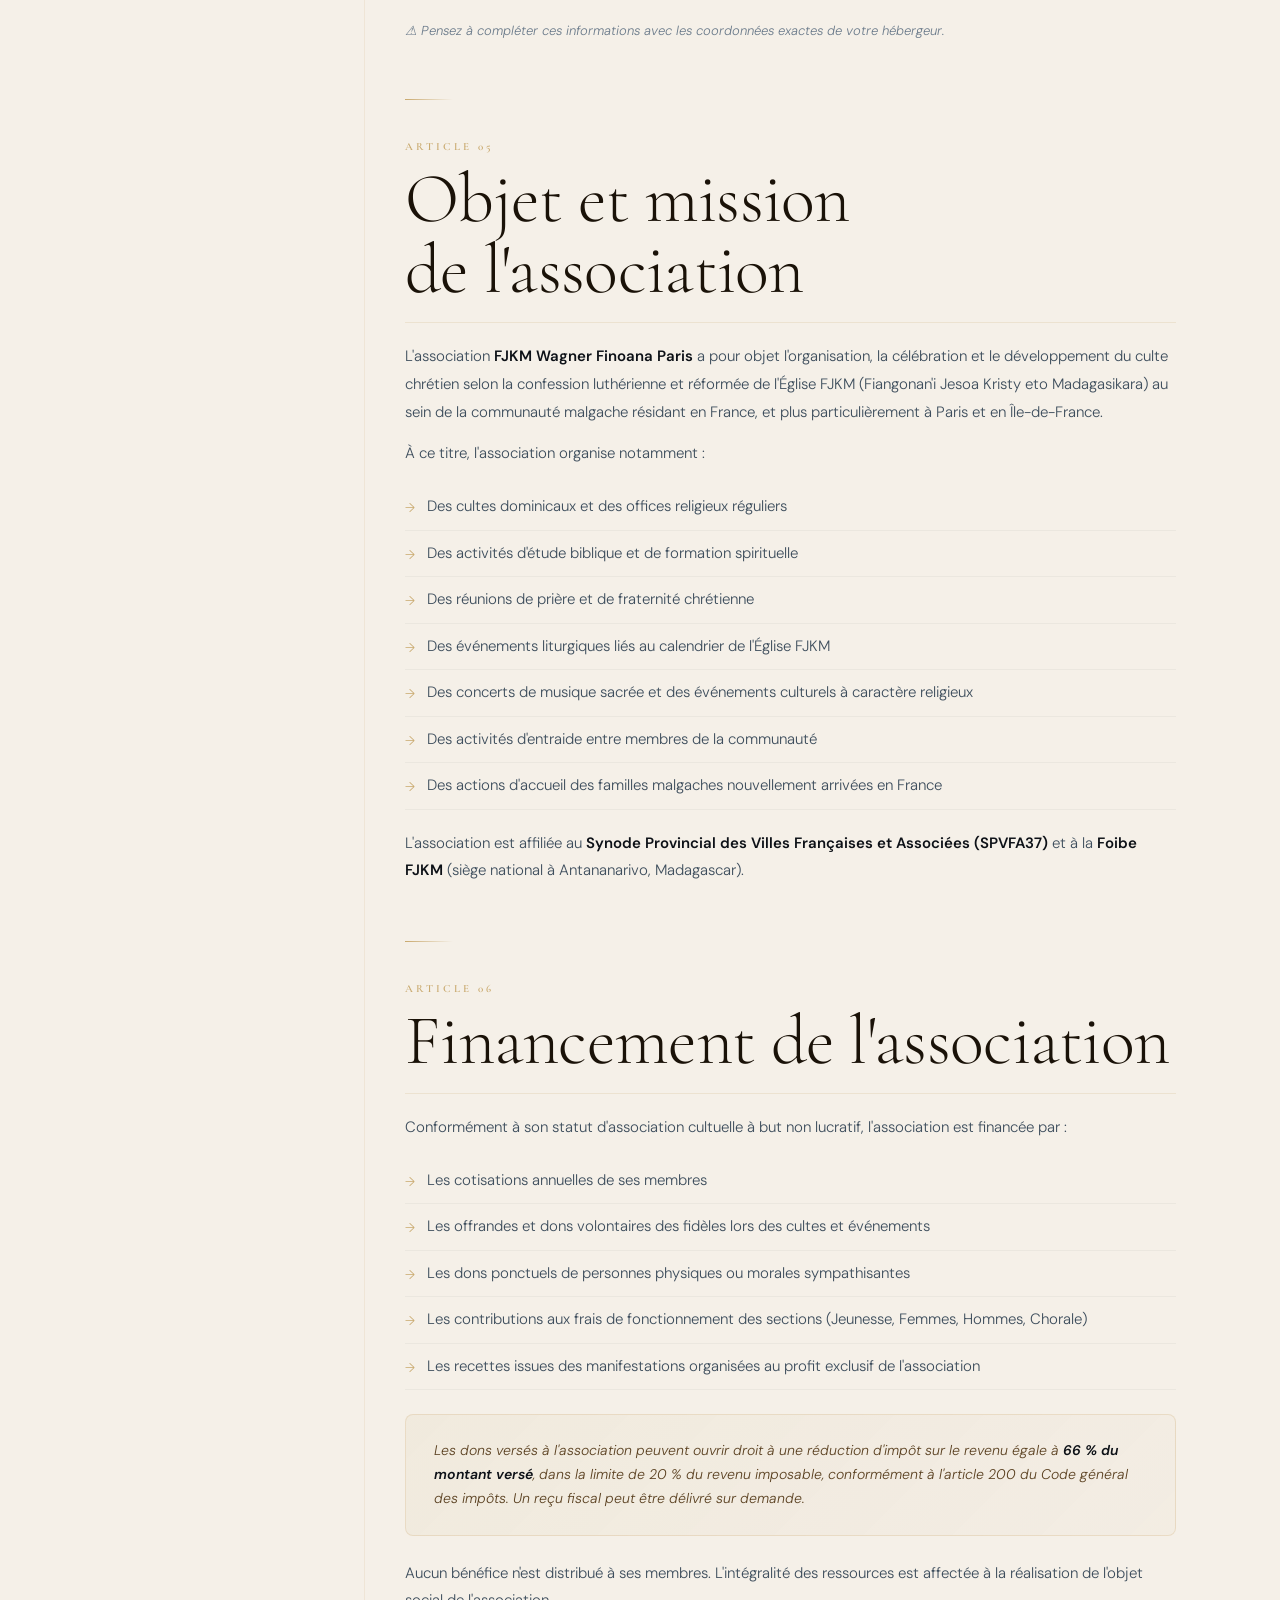
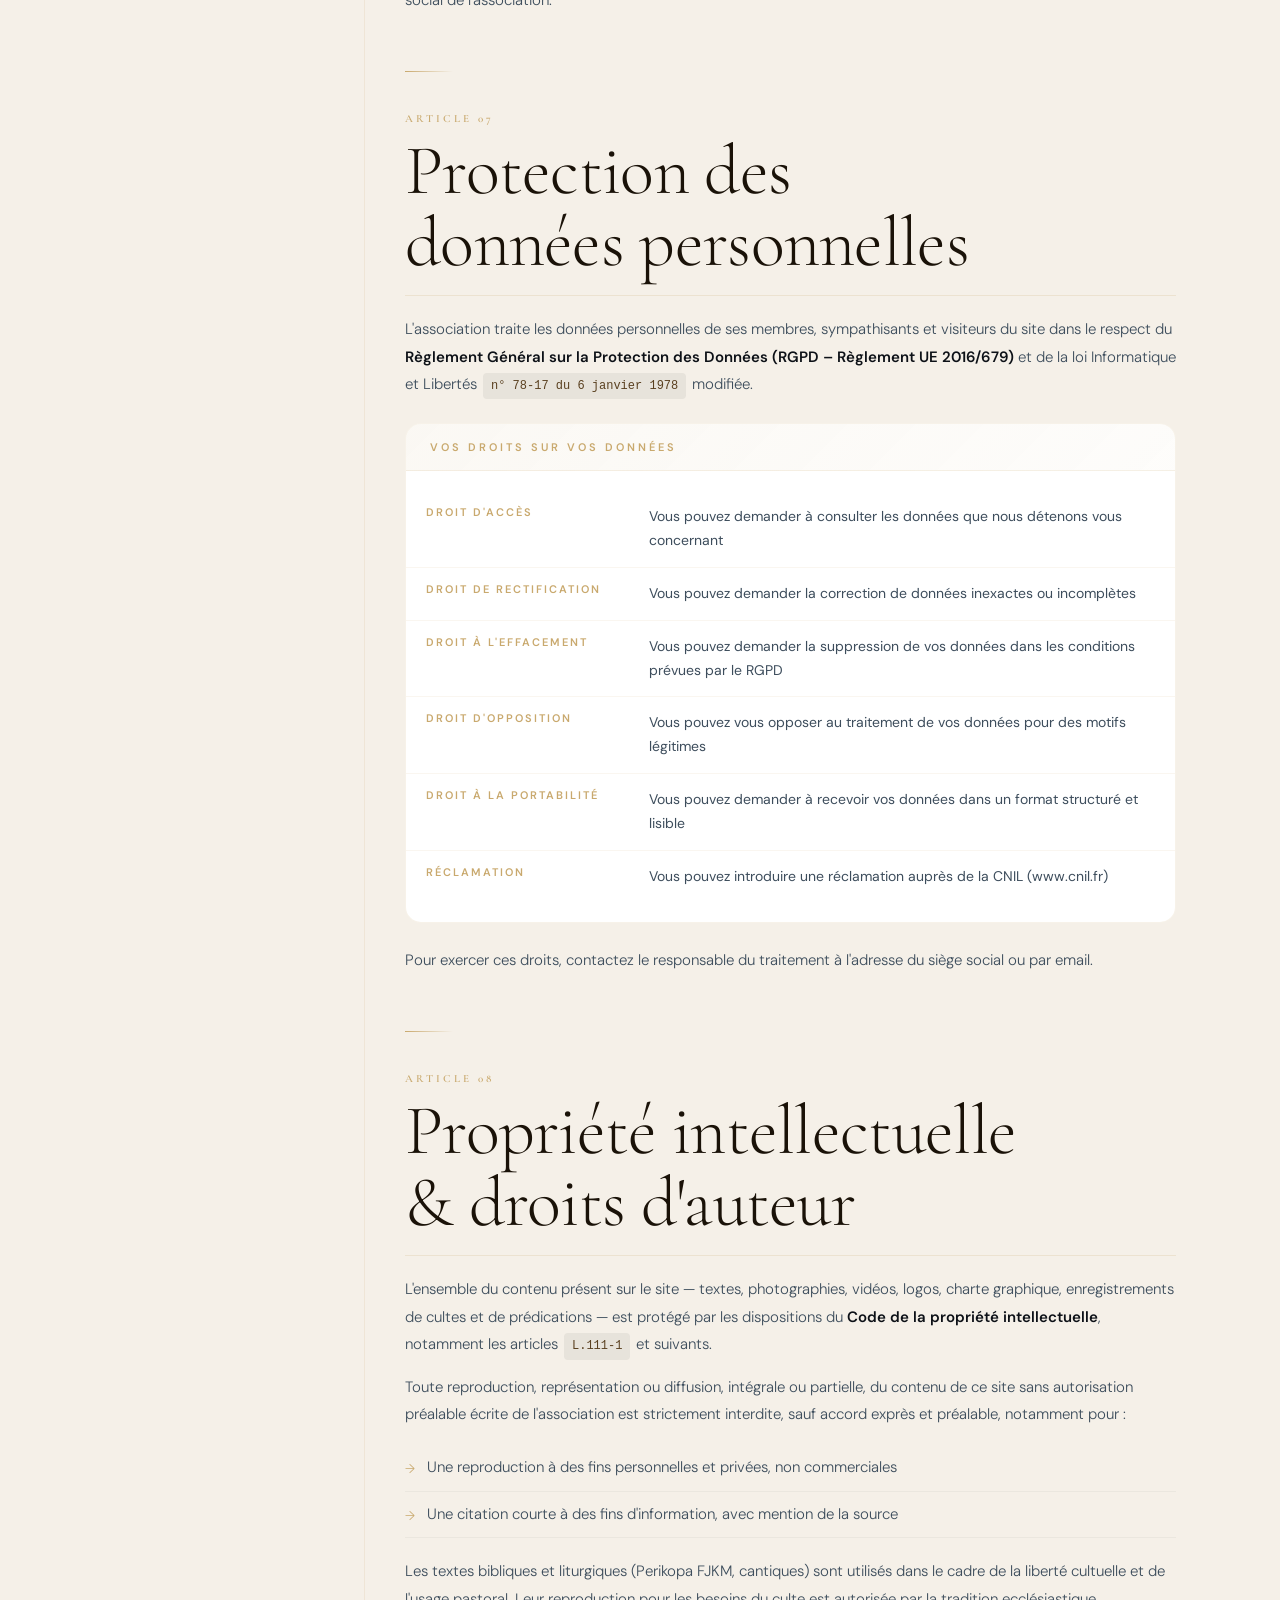
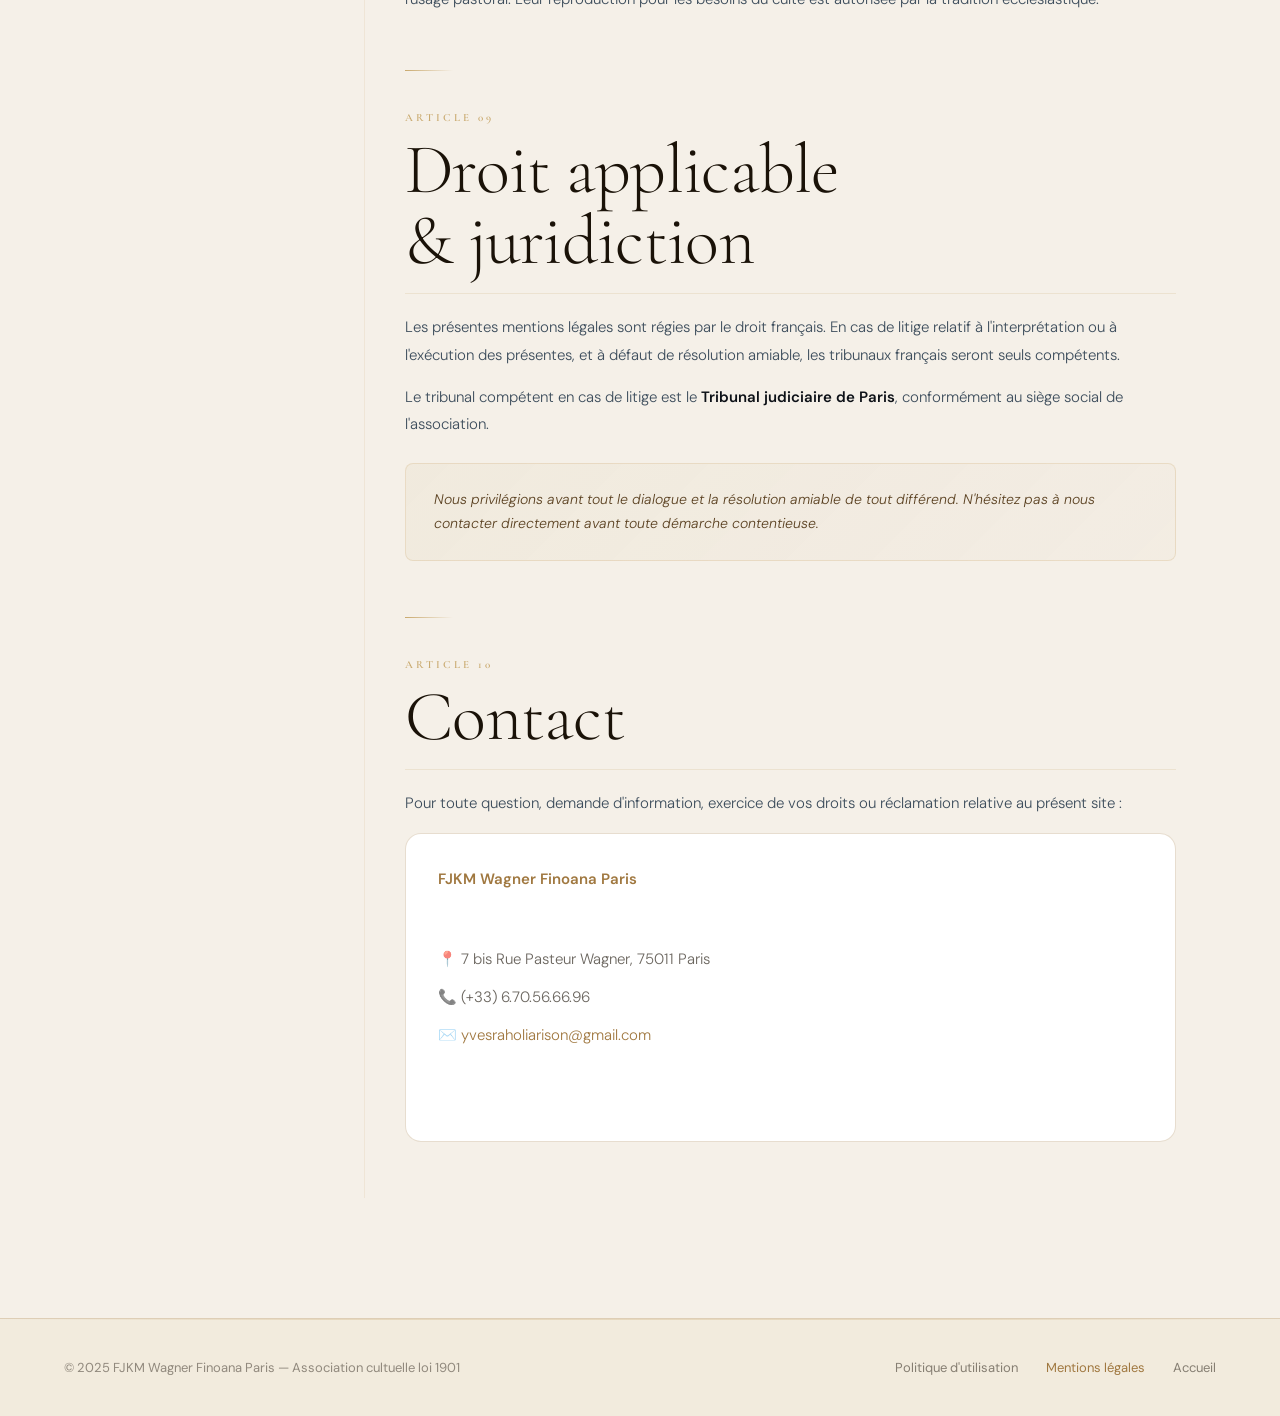
<file: pages/mentions-legales.html>
<!DOCTYPE html>
<html lang="fr">
<head>
  <meta charset="UTF-8" />
  <meta name="viewport" content="width=device-width, initial-scale=1.0, viewport-fit=cover" />
  <meta name="description" content="Mentions légales du site FJKM Wagner Finoana Paris – Association cultuelle malgache loi 1901." />
  <title>Mentions légales | FJKM Wagner Paris</title>
  <link rel="icon" href="data:image/svg+xml,%3Csvg xmlns='http://www.w3.org/2000/svg' viewBox='0 0 64 64'%3E%3Crect width='64' height='64' rx='14' fill='%23C9A96E'/%3E%3Ctext x='32' y='45' font-family='Georgia,serif' font-size='38' font-weight='700' text-anchor='middle' fill='%230D1117'%3EF%3C/text%3E%3C/svg%3E" />
  <link rel="preconnect" href="https://fonts.googleapis.com" />
  <link href="https://fonts.googleapis.com/css2?family=Cormorant+Garamond:ital,wght@0,300;0,400;0,600;0,700;1,300;1,400&family=DM+Sans:wght@300;400;500;600&display=swap" rel="stylesheet" />
  <link rel="stylesheet" href="../assets/css/legal.css?v=15" />
  <link rel="stylesheet" href="../assets/css/responsive.css?v=15" />
  <link rel="stylesheet" href="../assets/css/theme.css?v=15" />
  <link rel="stylesheet" href="../assets/css/mobile-nav.css?v=15" />
</head>
<body>

<nav>
  <a href="../index.html" class="logo">
    <div class="logo-mark">F</div>
    <div class="logo-text">
      <span>FJKM Wagner</span>
      <span>Finoana Paris</span>
    </div>
  </a>
  <div style="display:flex;align-items:center;gap:16px">
    <a href="../index.html" class="nav-back">
      <svg width="16" height="16" fill="none" stroke="currentColor" stroke-width="2" viewBox="0 0 24 24">
        <path stroke-linecap="round" stroke-linejoin="round" d="M19 12H5M12 5l-7 7 7 7"/>
      </svg>
      Retour au site
    </a>
    <button class="lg-switcher" id="lgSwitcher" aria-label="Changer le thème">
      <span class="lg-option" id="lgDay">
        <svg viewBox="0 0 24 24" fill="none" stroke="currentColor" stroke-width="2" stroke-linecap="round" stroke-linejoin="round"><circle cx="12" cy="12" r="5"/><line x1="12" y1="1" x2="12" y2="3"/><line x1="12" y1="21" x2="12" y2="23"/><line x1="4.22" y1="4.22" x2="5.64" y2="5.64"/><line x1="18.36" y1="18.36" x2="19.78" y2="19.78"/><line x1="1" y1="12" x2="3" y2="12"/><line x1="21" y1="12" x2="23" y2="12"/><line x1="4.22" y1="19.78" x2="5.64" y2="18.36"/><line x1="18.36" y1="5.64" x2="19.78" y2="4.22"/></svg>
        Jour
      </span>
      <span class="lg-option" id="lgNight">
        <svg viewBox="0 0 24 24" fill="none" stroke="currentColor" stroke-width="2" stroke-linecap="round" stroke-linejoin="round"><path d="M21 12.79A9 9 0 1 1 11.21 3 7 7 0 0 0 21 12.79z"/></svg>
        Nuit
      </span>
    </button>
  </div>
</nav>

<div class="page-hero">
  <div class="breadcrumb">
    <span>FJKM Wagner</span>
    <span>·</span>
    <span>Mentions légales</span>
  </div>
  <div class="page-eyebrow">
    <div class="eyebrow-line"></div>
    <div class="eyebrow-text">Documents légaux</div>
  </div>
  <h1 class="page-title">Mentions<br><em>légales</em></h1>
  <div class="page-meta">
    <div class="meta-item">
      <div class="meta-dot"></div>
      Conformes à la loi pour la Confiance dans l'Économie Numérique
    </div>
    <div class="meta-item">
      <div class="meta-dot"></div>
      Mise à jour : mai 2025
    </div>
  </div>
</div>

<!-- IDENTITY BAND -->
<div class="identity-band">
  <div class="identity-inner">
    <div class="identity-item">
      <div class="identity-label">Statut juridique</div>
      <div class="identity-value">Association loi 1901<br>à but non lucratif</div>
    </div>
    <div class="identity-item">
      <div class="identity-label">Objet</div>
      <div class="identity-value">Culte religieux<br>& vie communautaire</div>
    </div>
    <div class="identity-item">
      <div class="identity-label">Siège social</div>
      <div class="identity-value">7 bis Rue Pasteur Wagner<br>75011 Paris</div>
    </div>
    <div class="identity-item">
      <div class="identity-label">Ressort</div>
      <div class="identity-value">Tribunal judiciaire<br>de Paris</div>
    </div>
  </div>
</div>

<div class="page-body">

  <!-- SIDEBAR -->
  <aside class="sidebar">
    <div class="sidebar-title">Sommaire</div>
    <ul class="sidebar-nav">
      <li><a href="#art1">1. Éditeur du site</a></li>
      <li><a href="#art2">2. Statut associatif</a></li>
      <li><a href="#art3">3. Direction de publication</a></li>
      <li><a href="#art4">4. Hébergement</a></li>
      <li><a href="#art5">5. Objet de l'association</a></li>
      <li><a href="#art6">6. Financement</a></li>
      <li><a href="#art7">7. Protection des données</a></li>
      <li><a href="#art8">8. Droits d'auteur</a></li>
      <li><a href="#art9">9. Droit applicable</a></li>
      <li><a href="#art10">10. Contact</a></li>
    </ul>
  </aside>

  <!-- CONTENT -->
  <main class="content">

    <div class="section-block" id="art1">
      <div class="section-number">Article 01</div>
      <h2 class="section-heading">Éditeur du site</h2>
      <p>Conformément aux dispositions de la loi n° 2004-575 du 21 juin 2004 pour la Confiance dans l'Économie Numérique (LCEN), les présentes mentions légales identifient l'éditeur du site internet de l'église FJKM Wagner Finoana Paris.</p>

      <div class="data-card">
        <div class="data-card-header">Identité de l'éditeur</div>
        <table class="data-table">
          <tr>
            <td>Dénomination</td>
            <td><strong>FJKM Wagner Finoana Paris</strong></td>
          </tr>
          <tr>
            <td>Forme juridique</td>
            <td>Association régie par la loi du 1er juillet 1901 et le décret du 16 août 1901</td>
          </tr>
          <tr>
            <td>Siège social</td>
            <td>7 bis Rue Pasteur Wagner, 75011 Paris, France</td>
          </tr>
          <tr>
            <td>Téléphone</td>
            <td>(+33) 6.70.56.66.96</td>
          </tr>
          <tr>
            <td>E-mail</td>
            <td><a href="mailto:yvesraholiarison@gmail.com" style="color:#8A6428">yvesraholiarison@gmail.com</a></td>
          </tr>
          <tr>
            <td>Objet social</td>
            <td>Organisation du culte religieux selon la tradition luthérienne malgache (FJKM) et animation de la vie communautaire chrétienne malgache en France</td>
          </tr>
        </table>
      </div>
    </div>

    <div class="divider"></div>

    <div class="section-block" id="art2">
      <div class="section-number">Article 02</div>
      <h2 class="section-heading">Statut associatif</h2>
      <p>L'association <strong>FJKM Wagner Finoana Paris</strong> est une association à but non lucratif relevant de la loi du <span class="law-ref">1er juillet 1901</span> et de son décret d'application du <span class="law-ref">16 août 1901</span>.</p>

      <div class="data-card">
        <div class="data-card-header">Informations d'enregistrement</div>
        <table class="data-table">
          <tr>
            <td>Préfecture</td>
            <td>Préfecture de Paris (ou sous-préfecture compétente)</td>
          </tr>
          <tr>
            <td>Publication J.O.</td>
            <td>Journal Officiel des Associations et Fondations d'Entreprise (JOAFE)</td>
          </tr>
          <tr>
            <td>Type</td>
            <td>Association cultuelle — Financement exclusivement dédié à l'exercice du culte</td>
          </tr>
          <tr>
            <td>Affiliation</td>
            <td>Fiangonan'i Jesoa Kristy eto Madagasikara (FJKM) — Église protestante de Madagascar</td>
          </tr>
          <tr>
            <td>Représentation</td>
            <td>Synode Provincial des Villes Françaises et Associées (SPVFA37)</td>
          </tr>
        </table>
      </div>

      <div class="highlight-box">
        <p>En tant qu'association cultuelle, FJKM Wagner Finoana Paris exerce exclusivement des activités liées à l'organisation du culte. Elle est habilitée à recevoir des dons défiscalisables dans le cadre de l'article 200 du Code général des impôts, sous réserve du respect des conditions légales applicables.</p>
      </div>
    </div>

    <div class="divider"></div>

    <div class="section-block" id="art3">
      <div class="section-number">Article 03</div>
      <h2 class="section-heading">Direction de la publication</h2>
      <p>Conformément à l'article 6-III-1 de la loi LCEN, le directeur de la publication est le <strong>Président en exercice de l'association FJKM Wagner Finoana Paris</strong>.</p>
      <p>Pour contacter la direction de la publication, merci d'adresser votre courrier au siège social de l'association ou par email à l'adresse indiquée dans les coordonnées de contact.</p>
      <p>Le site est administré bénévolement par des membres de l'association, dans le cadre de leurs activités au service de la communauté.</p>
    </div>

    <div class="divider"></div>

    <div class="section-block" id="art4">
      <div class="section-number">Article 04</div>
      <h2 class="section-heading">Hébergement du site</h2>
      <p>Le site internet de l'association est hébergé par un prestataire tiers. Les coordonnées de l'hébergeur sont les suivantes :</p>

      <div class="data-card">
        <div class="data-card-header">Hébergeur</div>
        <table class="data-table">
          <tr>
            <td>Prestataire</td>
            <td>À compléter selon votre hébergeur (ex. OVHcloud, GitHub Pages, Netlify…)</td>
          </tr>
          <tr>
            <td>Adresse</td>
            <td>À compléter selon votre hébergeur</td>
          </tr>
          <tr>
            <td>Site web</td>
            <td>À compléter selon votre hébergeur</td>
          </tr>
        </table>
      </div>

      <p style="margin-top:16px; font-size:13px; color:#6A7A8A; font-style:italic;">⚠ Pensez à compléter ces informations avec les coordonnées exactes de votre hébergeur.</p>
    </div>

    <div class="divider"></div>

    <div class="section-block" id="art5">
      <div class="section-number">Article 05</div>
      <h2 class="section-heading">Objet et mission de l'association</h2>
      <p>L'association <strong>FJKM Wagner Finoana Paris</strong> a pour objet l'organisation, la célébration et le développement du culte chrétien selon la confession luthérienne et réformée de l'Église FJKM (Fiangonan'i Jesoa Kristy eto Madagasikara) au sein de la communauté malgache résidant en France, et plus particulièrement à Paris et en Île-de-France.</p>

      <p>À ce titre, l'association organise notamment :</p>
      <ul>
        <li>Des cultes dominicaux et des offices religieux réguliers</li>
        <li>Des activités d'étude biblique et de formation spirituelle</li>
        <li>Des réunions de prière et de fraternité chrétienne</li>
        <li>Des événements liturgiques liés au calendrier de l'Église FJKM</li>
        <li>Des concerts de musique sacrée et des événements culturels à caractère religieux</li>
        <li>Des activités d'entraide entre membres de la communauté</li>
        <li>Des actions d'accueil des familles malgaches nouvellement arrivées en France</li>
      </ul>

      <p>L'association est affiliée au <strong>Synode Provincial des Villes Françaises et Associées (SPVFA37)</strong> et à la <strong>Foibe FJKM</strong> (siège national à Antananarivo, Madagascar).</p>
    </div>

    <div class="divider"></div>

    <div class="section-block" id="art6">
      <div class="section-number">Article 06</div>
      <h2 class="section-heading">Financement de l'association</h2>
      <p>Conformément à son statut d'association cultuelle à but non lucratif, l'association est financée par :</p>
      <ul>
        <li>Les cotisations annuelles de ses membres</li>
        <li>Les offrandes et dons volontaires des fidèles lors des cultes et événements</li>
        <li>Les dons ponctuels de personnes physiques ou morales sympathisantes</li>
        <li>Les contributions aux frais de fonctionnement des sections (Jeunesse, Femmes, Hommes, Chorale)</li>
        <li>Les recettes issues des manifestations organisées au profit exclusif de l'association</li>
      </ul>

      <div class="highlight-box">
        <p>Les dons versés à l'association peuvent ouvrir droit à une réduction d'impôt sur le revenu égale à <strong>66 % du montant versé</strong>, dans la limite de 20 % du revenu imposable, conformément à l'article 200 du Code général des impôts. Un reçu fiscal peut être délivré sur demande.</p>
      </div>

      <p>Aucun bénéfice n'est distribué à ses membres. L'intégralité des ressources est affectée à la réalisation de l'objet social de l'association.</p>
    </div>

    <div class="divider"></div>

    <div class="section-block" id="art7">
      <div class="section-number">Article 07</div>
      <h2 class="section-heading">Protection des données personnelles</h2>
      <p>L'association traite les données personnelles de ses membres, sympathisants et visiteurs du site dans le respect du <strong>Règlement Général sur la Protection des Données (RGPD – Règlement UE 2016/679)</strong> et de la loi Informatique et Libertés <span class="law-ref">n° 78-17 du 6 janvier 1978</span> modifiée.</p>

      <div class="data-card">
        <div class="data-card-header">Vos droits sur vos données</div>
        <table class="data-table">
          <tr>
            <td>Droit d'accès</td>
            <td>Vous pouvez demander à consulter les données que nous détenons vous concernant</td>
          </tr>
          <tr>
            <td>Droit de rectification</td>
            <td>Vous pouvez demander la correction de données inexactes ou incomplètes</td>
          </tr>
          <tr>
            <td>Droit à l'effacement</td>
            <td>Vous pouvez demander la suppression de vos données dans les conditions prévues par le RGPD</td>
          </tr>
          <tr>
            <td>Droit d'opposition</td>
            <td>Vous pouvez vous opposer au traitement de vos données pour des motifs légitimes</td>
          </tr>
          <tr>
            <td>Droit à la portabilité</td>
            <td>Vous pouvez demander à recevoir vos données dans un format structuré et lisible</td>
          </tr>
          <tr>
            <td>Réclamation</td>
            <td>Vous pouvez introduire une réclamation auprès de la CNIL (www.cnil.fr)</td>
          </tr>
        </table>
      </div>

      <p>Pour exercer ces droits, contactez le responsable du traitement à l'adresse du siège social ou par email.</p>
    </div>

    <div class="divider"></div>

    <div class="section-block" id="art8">
      <div class="section-number">Article 08</div>
      <h2 class="section-heading">Propriété intellectuelle & droits d'auteur</h2>
      <p>L'ensemble du contenu présent sur le site — textes, photographies, vidéos, logos, charte graphique, enregistrements de cultes et de prédications — est protégé par les dispositions du <strong>Code de la propriété intellectuelle</strong>, notamment les articles <span class="law-ref">L.111-1</span> et suivants.</p>
      <p>Toute reproduction, représentation ou diffusion, intégrale ou partielle, du contenu de ce site sans autorisation préalable écrite de l'association est strictement interdite, sauf accord exprès et préalable, notamment pour :</p>
      <ul>
        <li>Une reproduction à des fins personnelles et privées, non commerciales</li>
        <li>Une citation courte à des fins d'information, avec mention de la source</li>
      </ul>
      <p>Les textes bibliques et liturgiques (Perikopa FJKM, cantiques) sont utilisés dans le cadre de la liberté cultuelle et de l'usage pastoral. Leur reproduction pour les besoins du culte est autorisée par la tradition ecclésiastique.</p>
    </div>

    <div class="divider"></div>

    <div class="section-block" id="art9">
      <div class="section-number">Article 09</div>
      <h2 class="section-heading">Droit applicable & juridiction</h2>
      <p>Les présentes mentions légales sont régies par le droit français. En cas de litige relatif à l'interprétation ou à l'exécution des présentes, et à défaut de résolution amiable, les tribunaux français seront seuls compétents.</p>
      <p>Le tribunal compétent en cas de litige est le <strong>Tribunal judiciaire de Paris</strong>, conformément au siège social de l'association.</p>
      <div class="highlight-box">
        <p>Nous privilégions avant tout le dialogue et la résolution amiable de tout différend. N'hésitez pas à nous contacter directement avant toute démarche contentieuse.</p>
      </div>
    </div>

    <div class="divider"></div>

    <div class="section-block" id="art10">
      <div class="section-number">Article 10</div>
      <h2 class="section-heading">Contact</h2>
      <p>Pour toute question, demande d'information, exercice de vos droits ou réclamation relative au présent site :</p>
      <div class="contact-card">
        <p><strong>FJKM Wagner Finoana Paris</strong></p>
        <p style="margin-top:14px; font-size:13px; font-style:italic; color:rgba(255,255,255,.35)">Bureau de l'association — Responsable légal</p>
        <p style="margin-top:14px">📍 7 bis Rue Pasteur Wagner, 75011 Paris</p>
        <p style="margin-top:10px">📞 (+33) 6.70.56.66.96</p>
        <p style="margin-top:10px">✉️ <a href="mailto:yvesraholiarison@gmail.com">yvesraholiarison@gmail.com</a></p>
        <p style="margin-top:20px; font-size:12px; color:rgba(255,255,255,.25); border-top:1px solid rgba(255,255,255,.06); padding-top:16px;">
          Nos bénévoles traiteront votre demande dans les meilleurs délais. Délai de réponse habituel : 5 à 10 jours ouvrés.
        </p>
      </div>
    </div>

  </main>
</div>

<footer class="page-footer">
  <p>© 2025 FJKM Wagner Finoana Paris — Association cultuelle loi 1901</p>
  <div class="page-footer-links">
    <a href="politique-utilisation.html">Politique d'utilisation</a>
    <a href="mentions-legales.html" class="current">Mentions légales</a>
    <a href="../index.html">Accueil</a>
  </div>
</footer>
  <script src="../assets/js/chrome.js?v=15"></script>
<script src="../assets/js/legal.js?v=15"></script>
<script src="../assets/js/mobile-nav.js?v=15"></script>
</body>
</html>
</file>
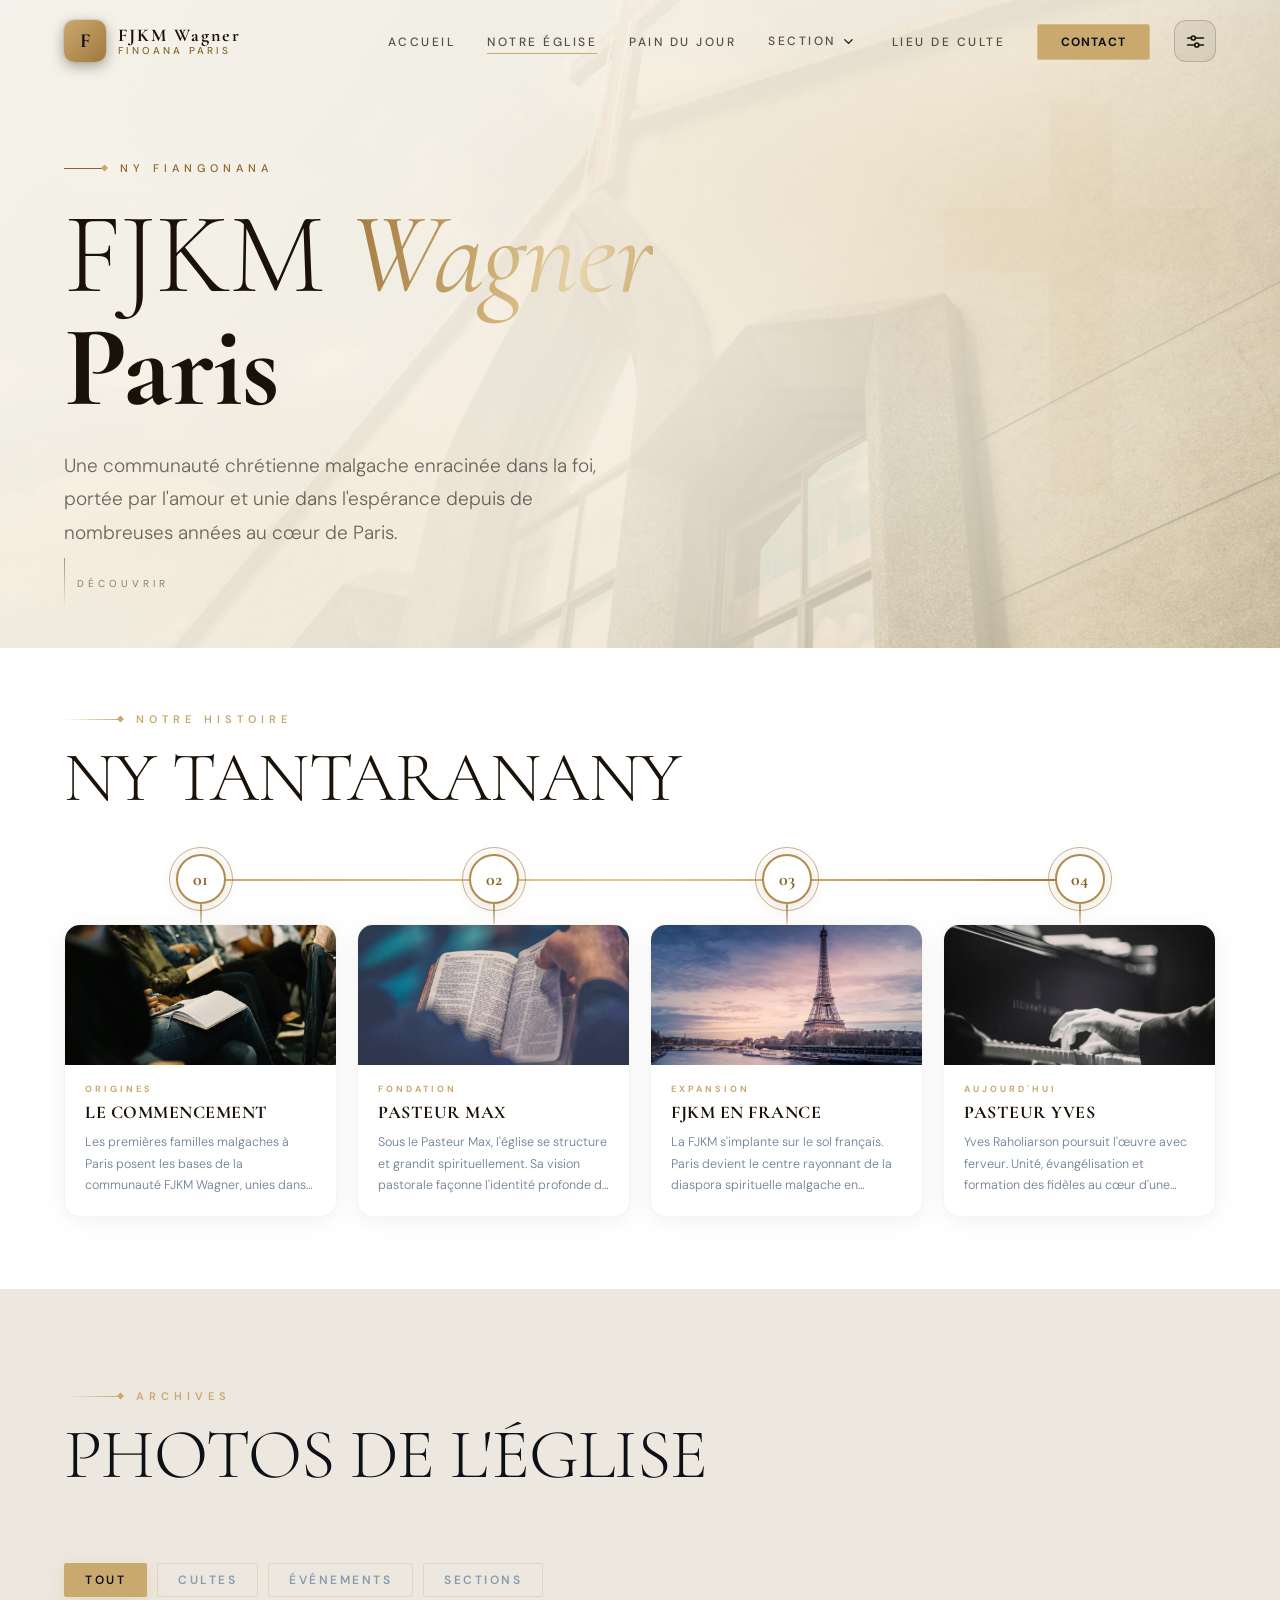
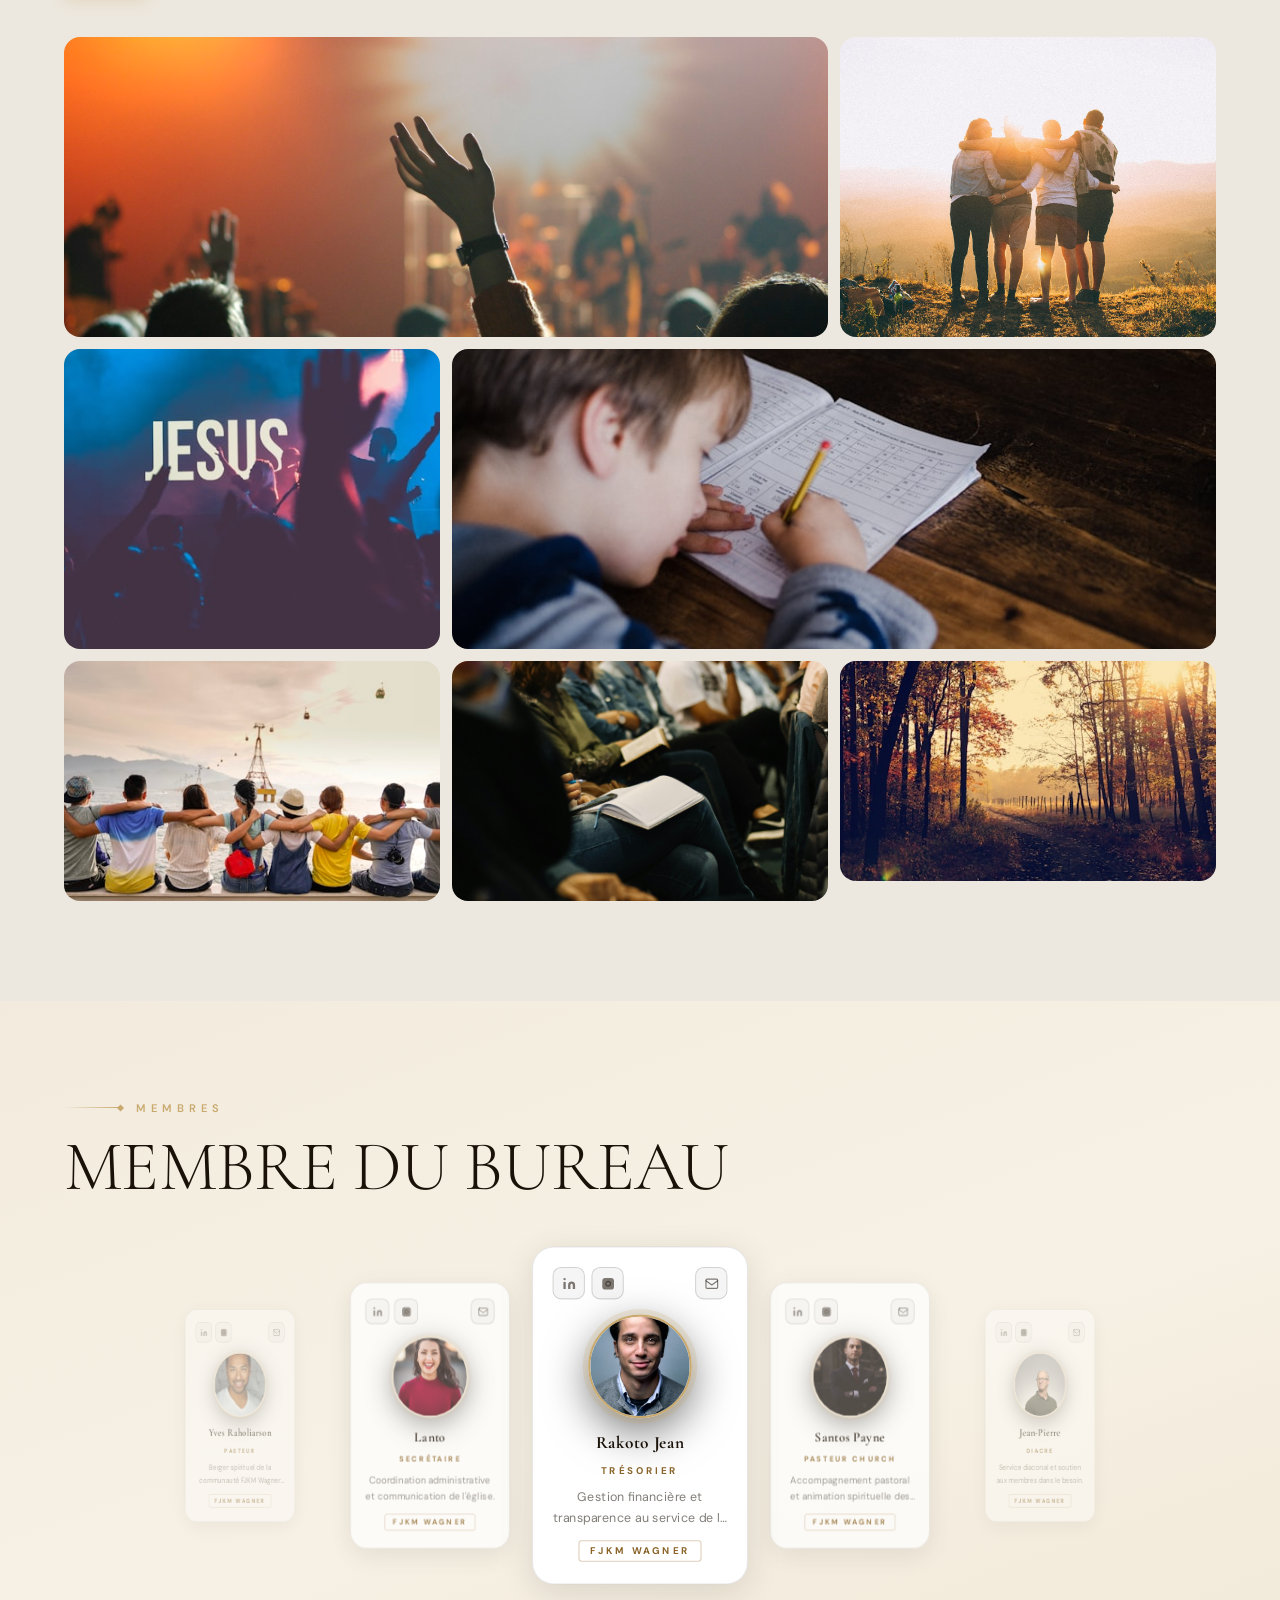
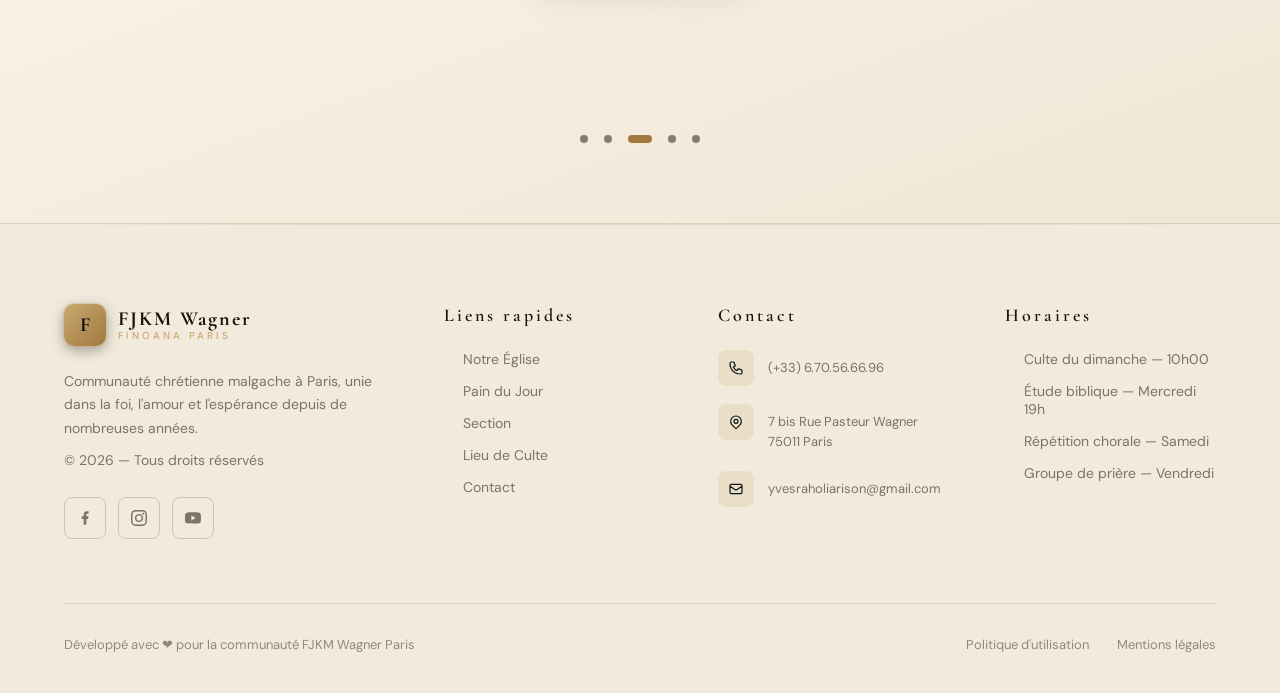
<file: pages/notre-eglise.html>
<!DOCTYPE html>
<html lang="fr" data-lang="fr">
<head>
  <meta charset="UTF-8" />
  <meta name="viewport" content="width=device-width, initial-scale=1.0, viewport-fit=cover" />
  <meta name="description" content="Découvrez l'histoire et la communauté de l'église FJKM Wagner Paris." />
  <title>Notre Église – FJKM Wagner Paris</title>
  <link rel="icon" href="data:image/svg+xml,%3Csvg xmlns='http://www.w3.org/2000/svg' viewBox='0 0 64 64'%3E%3Crect width='64' height='64' rx='14' fill='%23C9A96E'/%3E%3Ctext x='32' y='45' font-family='Georgia,serif' font-size='38' font-weight='700' text-anchor='middle' fill='%230D1117'%3EF%3C/text%3E%3C/svg%3E" />
  <link rel="preconnect" href="https://fonts.googleapis.com" />
  <link href="https://fonts.googleapis.com/css2?family=Cormorant+Garamond:ital,wght@0,300;0,400;0,600;0,700;1,300;1,400&family=DM+Sans:wght@300;400;500;600;700&display=swap" rel="stylesheet" />
  <link rel="stylesheet" href="../assets/css/notre-eglise.css?v=15" />
  <link rel="stylesheet" href="../assets/css/responsive.css?v=15" />
  <link rel="stylesheet" href="../assets/css/theme.css?v=15" />
  <link rel="stylesheet" href="../assets/css/mobile-nav.css?v=15" />
</head>
<body>

<!-- NAV -->
<nav id="navbar"></nav>

<!-- MOBILE MENU -->
<div class="mobile-menu" id="mobileMenu">
  <button class="mobile-close" id="mobileClose">✕</button>
  <a href="../index.html" onclick="closeMobile()" data-fr="Accueil" data-en="Home" data-mg="Fandraisana">Accueil</a>
  <a href="notre-eglise.html" onclick="closeMobile()" data-fr="Notre Église" data-en="Our Church" data-mg="Fiangonana">Notre Église</a>
  <a href="../index.html#perikopa" onclick="closeMobile()" data-fr="Pain du Jour" data-en="Daily Bread" data-mg="Mofo isan'andro">Pain du Jour</a>
  <a href="sections.html" onclick="closeMobile()" data-fr="Section" data-en="Groups" data-mg="Sampana">Section</a>
  <a href="toerana.html" onclick="closeMobile()" data-fr="Lieu de Culte" data-en="Worship Place" data-mg="Toerana Fivavahana">Lieu de Culte</a>
  <a href="contact.html" onclick="closeMobile()" data-fr="Contact" data-en="Contact" data-mg="Fifandraisana">Contact</a>
</div>

<!-- HERO -->
<section id="hero">
  <div class="hero-bg" data-photo-key="eglise-hero"></div>
  <div class="hero-overlay"></div>
  <div class="hero-content">
    <div class="hero-eyebrow">
      <div class="hero-eyebrow-line"></div>
      <span data-fr="Ny Fiangonana" data-en="Our Church" data-mg="Ny Fiangonana">Ny Fiangonana</span>
    </div>
    <h1 class="hero-title">
      FJKM <em>Wagner</em><br>
      <strong>Paris</strong>
    </h1>
    <p class="hero-subtitle">
      <span data-fr="Une communauté chrétienne malgache enracinée dans la foi, portée par l'amour et unie dans l'espérance depuis de nombreuses années au cœur de Paris." data-en="A Malagasy Christian community rooted in faith, carried by love and united in hope for many years in the heart of Paris." data-mg="Fiangonana kristiana Malagasy miorina amin'ny finoana, ampiombonan'ny fitiavana ary miray amin'ny fanantenana nandritra ny taona maro ao Paris.">Une communauté chrétienne malgache enracinée dans la foi, portée par l'amour et unie dans l'espérance depuis de nombreuses années au cœur de Paris.</span>
    </p>
  </div>
  <div class="hero-scroll">
    <div class="scroll-line"></div>
    <span data-fr="Découvrir" data-en="Discover" data-mg="Hahita">Découvrir</span>
  </div>
</section>

<!-- HISTOIRE : NY TANTARANANY -->
<section id="histoire">
  <div class="section-intro">
    <div class="section-label">
      <div class="section-label-line"></div>
      <span data-fr="Notre Histoire" data-en="Our History" data-mg="Ny tantara">Notre Histoire</span>
    </div>
    <h2 class="section-heading" data-fr="NY TANTARANANY" data-en="OUR HISTORY" data-mg="NY TANTARANANY">NY TANTARANANY</h2>
  </div>

  <div class="h-timeline">
    <!-- Ligne horizontale animée -->
    <div class="h-steps" id="hSteps">
      <div class="h-spine"><div class="h-spine-fill" id="hFill"></div></div>

      <!-- Étape 1 -->
      <div class="h-step">
        <div class="h-node"><span>01</span><div class="h-ring"></div></div>
        <div class="h-connector"></div>
        <div class="h-card">
          <div class="h-card-img"><img src="../assets/images/accueil-galerie-2.jpg?v=15" alt="Le Commencement" data-photo-key="eglise-histoire-1" /></div>
          <div class="h-card-body">
            <div class="h-era" data-fr="Origines" data-en="Origins" data-mg="Fiandohana">Origines</div>
            <h3 data-fr="Le Commencement" data-en="The Beginning" data-mg="Ny Fiandohana">Le Commencement</h3>
            <p data-fr="Les premières familles malgaches à Paris posent les bases de la communauté FJKM Wagner, unies dans la foi et le désir de célébrer Dieu dans leur langue." data-en="The first Malagasy families in Paris lay the foundations of the FJKM Wagner community, united in faith and the desire to worship God in their language." data-mg="Ireo fianakaviana Malagasy voalohany tao Paris no nanorina ny fototra ny FJKM Wagner, miray amin'ny finoana sy ny faniriana hivavaka amin'ny fiteniny.">Les premières familles malgaches à Paris posent les bases de la communauté FJKM Wagner, unies dans la foi et le désir de célébrer Dieu dans leur langue.</p>
          </div>
        </div>
      </div>

      <!-- Étape 2 -->
      <div class="h-step">
        <div class="h-node"><span>02</span><div class="h-ring"></div></div>
        <div class="h-connector"></div>
        <div class="h-card">
          <div class="h-card-img"><img src="../assets/images/accueil-galerie-5.jpg?v=15" alt="Pasteur Max" data-photo-key="eglise-histoire-2" /></div>
          <div class="h-card-body">
            <div class="h-era" data-fr="Fondation" data-en="Foundation" data-mg="Fananganana">Fondation</div>
            <h3 data-fr="Pasteur Max" data-en="Pastor Max" data-mg="Pasteur Max">Pasteur Max</h3>
            <p data-fr="Sous le Pasteur Max, l'église se structure et grandit spirituellement. Sa vision pastorale façonne l'identité profonde de la communauté FJKM Wagner Paris." data-en="Under Pastor Max, the church takes shape and grows spiritually. His pastoral vision shapes the deep identity of the FJKM Wagner Paris community." data-mg="Tao ambany Pasteur Max, ny fiangonana dia mirafitra sy mitombo ara-panahy. Ny fahitany ara-pastoraly no nanarafina ny mombamomba ny FJKM Wagner Paris.">Sous le Pasteur Max, l'église se structure et grandit spirituellement. Sa vision pastorale façonne l'identité profonde de la communauté FJKM Wagner Paris.</p>
          </div>
        </div>
      </div>

      <!-- Étape 3 -->
      <div class="h-step">
        <div class="h-node"><span>03</span><div class="h-ring"></div></div>
        <div class="h-connector"></div>
        <div class="h-card">
          <div class="h-card-img"><img src="../assets/images/eglise-histoire-3.jpg?v=15" alt="Paris" data-photo-key="eglise-histoire-3" /></div>
          <div class="h-card-body">
            <div class="h-era" data-fr="Expansion" data-en="Expansion" data-mg="Fitomboana">Expansion</div>
            <h3 data-fr="FJKM en France" data-en="FJKM in France" data-mg="Ny FJKM teto Frantsa">FJKM en France</h3>
            <p data-fr="La FJKM s'implante sur le sol français. Paris devient le centre rayonnant de la diaspora spirituelle malgache en Europe." data-en="The FJKM establishes itself on French soil. Paris becomes the vibrant center of the Malagasy spiritual diaspora in Europe." data-mg="Ny FJKM dia miorina eto Frantsa. Paris dia tonga ivon'ny diaspora ara-panahy Malagasy eto Eropa.">La FJKM s'implante sur le sol français. Paris devient le centre rayonnant de la diaspora spirituelle malgache en Europe.</p>
          </div>
        </div>
      </div>

      <!-- Étape 4 -->
      <div class="h-step">
        <div class="h-node"><span>04</span><div class="h-ring"></div></div>
        <div class="h-connector"></div>
        <div class="h-card">
          <div class="h-card-img"><img src="../assets/images/eglise-histoire-4.jpg?v=15" alt="Pasteur Yves Raholiarson" data-photo-key="eglise-histoire-4" /></div>
          <div class="h-card-body">
            <div class="h-era" data-fr="Aujourd'hui" data-en="Today" data-mg="Ankehitriny">Aujourd'hui</div>
            <h3 data-fr="Pasteur Yves" data-en="Pastor Yves" data-mg="Pasteur Yves">Pasteur Yves</h3>
            <p data-fr="Yves Raholiarson poursuit l'œuvre avec ferveur. Unité, évangélisation et formation des fidèles au cœur d'une église en pleine croissance." data-en="Yves Raholiarson continues the work with fervor. Unity, evangelism and formation of the faithful at the heart of a growing church." data-mg="Yves Raholiarson dia mitohy ny asa amim-pahasahiana. Firaisana, filazantsara ary fanabeazana ny mpino ao amin'ny fiangonana mitombo.">Yves Raholiarson poursuit l'œuvre avec ferveur. Unité, évangélisation et formation des fidèles au cœur d'une église en pleine croissance.</p>
          </div>
        </div>
      </div>

    </div>
  </div>
</section>

<!-- ARCHIVES PHOTOS -->
<section id="archives">
  <div class="section-intro reveal">
    <div class="section-label">
      <div class="section-label-line"></div>
      <span data-fr="Archives" data-en="Archives" data-mg="Tahiry sary">Archives</span>
    </div>
    <h2 class="section-heading" data-fr="PHOTOS DE L'ÉGLISE" data-en="CHURCH PHOTOS" data-mg="SARY NY FIANGONANA">PHOTOS DE L'ÉGLISE</h2>
  </div>

  <!-- Filtres -->
  <div class="archive-filters reveal">
    <button class="af-btn active" data-filter="all" data-fr="Tout" data-en="All" data-mg="Rehetra">Tout</button>
    <button class="af-btn" data-filter="culte" data-fr="Cultes" data-en="Services" data-mg="Fanompoana">Cultes</button>
    <button class="af-btn" data-filter="event" data-fr="Événements" data-en="Events" data-mg="Hetsika">Événements</button>
    <button class="af-btn" data-filter="section" data-fr="Sections" data-en="Groups" data-mg="Sampana">Sections</button>
  </div>

  <!-- Grille photos -->
  <div class="archive-grid">
    <div class="archive-photo ap-wide reveal" data-cat="culte">
      <img src="../assets/images/accueil-galerie-1.jpg?v=15" alt="Culte du dimanche" data-photo-key="eglise-archive-1" />
      <div class="archive-overlay"><span data-fr="Culte du dimanche" data-en="Sunday service" data-mg="Fanompoam-pivavahana Alahady">Culte du dimanche</span></div>
    </div>
    <div class="archive-photo reveal reveal-delay-1" data-cat="event">
      <img src="../assets/images/eglise-archive-2.jpg?v=15" alt="Événement" data-photo-key="eglise-archive-2" />
      <div class="archive-overlay"><span data-fr="Événements communautaires" data-en="Community events" data-mg="Hetsika iombonana">Événements</span></div>
    </div>
    <div class="archive-photo reveal" data-cat="section">
      <img src="../assets/images/accueil-section-1.jpg?v=15" alt="Sermons" data-photo-key="eglise-archive-3" />
      <div class="archive-overlay"><span data-fr="Prédications" data-en="Sermons" data-mg="Toriteny">Prédications</span></div>
    </div>
    <div class="archive-photo ap-wide reveal reveal-delay-1" data-cat="section">
      <img src="../assets/images/accueil-section-4.jpg?v=15" alt="Chorale" data-photo-key="eglise-archive-4" />
      <div class="archive-overlay"><span data-fr="Chorale & Louange" data-en="Choir & Praise" data-mg="Antoko Mpihira">Chorale &amp; Louange</span></div>
    </div>
    <div class="archive-photo reveal reveal-delay-2" data-cat="culte">
      <img src="../assets/images/accueil-section-2.jpg?v=15" alt="Jeunesse" data-photo-key="eglise-archive-5" />
      <div class="archive-overlay"><span data-fr="Groupe jeunesse" data-en="Youth group" data-mg="Vondron'ny tanora">Groupe jeunesse</span></div>
    </div>
    <div class="archive-photo reveal reveal-delay-1" data-cat="event">
      <img src="../assets/images/accueil-galerie-2.jpg?v=15" alt="Prière" data-photo-key="eglise-archive-6" />
      <div class="archive-overlay"><span data-fr="Temps de prière" data-en="Prayer time" data-mg="Fotoam-pivavahana">Temps de prière</span></div>
    </div>
    <div class="archive-photo reveal reveal-delay-2" data-cat="culte">
      <img src="../assets/images/eglise-archive-7.jpg?v=15" alt="Communauté" data-photo-key="eglise-archive-7" />
      <div class="archive-overlay"><span data-fr="Vie communautaire" data-en="Community life" data-mg="Fiainam-piangonana">Vie communautaire</span></div>
    </div>
  </div>
</section>

<!-- MEMBRES DU BUREAU -->
<section id="bureau">
  <div class="section-intro reveal" style="padding:0 5%">
    <div class="section-label">
      <div class="section-label-line"></div>
      <span data-fr="Membres" data-en="Members" data-mg="Mpikambana">Membres</span>
    </div>
    <h2 class="section-heading" data-fr="MEMBRE DU BUREAU" data-en="BOARD MEMBERS" data-mg="MPIKAMBANA ANY AN'NY BIRAO">MEMBRE DU BUREAU</h2>
  </div>

  <div class="bc-stage">
    <div class="bc-carousel" id="bcCarousel">

      <!-- Card 0 — Yves Raholiarson / Pasteur -->
      <div class="bc-card" data-index="0">
        <div class="bc-top">
          <div class="bc-icons-left">
            <a href="https://www.linkedin.com/in/fjkmwagnerparis" class="bc-icon" title="LinkedIn" target="_blank" rel="noopener noreferrer">
              <svg width="13" height="13" fill="currentColor" viewBox="0 0 24 24"><path d="M16 8a6 6 0 0 1 6 6v7h-4v-7a2 2 0 0 0-2-2 2 2 0 0 0-2 2v7h-4v-7a6 6 0 0 1 6-6z"/><rect x="2" y="9" width="4" height="12"/><circle cx="4" cy="4" r="2"/></svg>
            </a>
            <a href="https://www.instagram.com/fjkmwagnerparis" class="bc-icon" title="Instagram" target="_blank" rel="noopener noreferrer">
              <svg width="13" height="13" fill="currentColor" viewBox="0 0 24 24"><rect x="2" y="2" width="20" height="20" rx="5" ry="5"/><path fill="none" stroke="currentColor" stroke-width="2" d="M16 11.37A4 4 0 1 1 12.63 8 4 4 0 0 1 16 11.37z"/><line fill="none" stroke="currentColor" stroke-width="2" x1="17.5" y1="6.5" x2="17.51" y2="6.5"/></svg>
            </a>
          </div>
          <a href="mailto:pinelanthony@outlook.fr" class="bc-icon" title="Email">
            <svg width="13" height="13" fill="none" stroke="currentColor" stroke-width="2" stroke-linecap="round" stroke-linejoin="round" viewBox="0 0 24 24"><rect x="2" y="4" width="20" height="16" rx="2"/><path d="m22 7-10 7L2 7"/></svg>
          </a>
        </div>
        <div class="bc-avatar">
          <img src="../assets/images/eglise-bureau-1.jpg?v=15" alt="Yves Raholiarson" data-photo-key="eglise-bureau-1" />
        </div>
        <div class="bc-name">Yves Raholiarson</div>
        <div class="bc-role" data-fr="Pasteur" data-en="Pastor" data-mg="Pasteur">Pasteur</div>
        <p class="bc-desc" data-fr="Berger spirituel de la communauté FJKM Wagner Paris." data-en="Spiritual shepherd of the FJKM Wagner Paris community." data-mg="Mpiandry ara-panahy ny FJKM Wagner Paris.">Berger spirituel de la communauté FJKM Wagner Paris.</p>
        <div class="bc-footer"><span class="bc-tag">FJKM Wagner</span></div>
      </div>

      <!-- Card 1 — Lanto / Secrétaire -->
      <div class="bc-card" data-index="1">
        <div class="bc-top">
          <div class="bc-icons-left">
            <a href="https://www.linkedin.com/in/fjkmwagnerparis" class="bc-icon" title="LinkedIn" target="_blank" rel="noopener noreferrer">
              <svg width="13" height="13" fill="currentColor" viewBox="0 0 24 24"><path d="M16 8a6 6 0 0 1 6 6v7h-4v-7a2 2 0 0 0-2-2 2 2 0 0 0-2 2v7h-4v-7a6 6 0 0 1 6-6z"/><rect x="2" y="9" width="4" height="12"/><circle cx="4" cy="4" r="2"/></svg>
            </a>
            <a href="https://www.instagram.com/fjkmwagnerparis" class="bc-icon" title="Instagram" target="_blank" rel="noopener noreferrer">
              <svg width="13" height="13" fill="currentColor" viewBox="0 0 24 24"><rect x="2" y="2" width="20" height="20" rx="5" ry="5"/><path fill="none" stroke="currentColor" stroke-width="2" d="M16 11.37A4 4 0 1 1 12.63 8 4 4 0 0 1 16 11.37z"/><line fill="none" stroke="currentColor" stroke-width="2" x1="17.5" y1="6.5" x2="17.51" y2="6.5"/></svg>
            </a>
          </div>
          <a href="mailto:toxdago@live.fr" class="bc-icon" title="Email">
            <svg width="13" height="13" fill="none" stroke="currentColor" stroke-width="2" stroke-linecap="round" stroke-linejoin="round" viewBox="0 0 24 24"><rect x="2" y="4" width="20" height="16" rx="2"/><path d="m22 7-10 7L2 7"/></svg>
          </a>
        </div>
        <div class="bc-avatar">
          <img src="../assets/images/eglise-bureau-2.jpg?v=15" alt="Lanto" data-photo-key="eglise-bureau-2" />
        </div>
        <div class="bc-name">Lanto</div>
        <div class="bc-role" data-fr="Secrétaire" data-en="Secretary" data-mg="Sekretera">Secrétaire</div>
        <p class="bc-desc" data-fr="Coordination administrative et communication de l'église." data-en="Administrative coordination and church communication." data-mg="Fitantanana ara-pitantanana sy fifandraisana ny fiangonana.">Coordination administrative et communication de l'église.</p>
        <div class="bc-footer"><span class="bc-tag">FJKM Wagner</span></div>
      </div>

      <!-- Card 2 — Trésorier (center / default active) -->
      <div class="bc-card" data-index="2">
        <div class="bc-top">
          <div class="bc-icons-left">
            <a href="https://www.linkedin.com/in/fjkmwagnerparis" class="bc-icon" title="LinkedIn" target="_blank" rel="noopener noreferrer">
              <svg width="13" height="13" fill="currentColor" viewBox="0 0 24 24"><path d="M16 8a6 6 0 0 1 6 6v7h-4v-7a2 2 0 0 0-2-2 2 2 0 0 0-2 2v7h-4v-7a6 6 0 0 1 6-6z"/><rect x="2" y="9" width="4" height="12"/><circle cx="4" cy="4" r="2"/></svg>
            </a>
            <a href="https://www.instagram.com/fjkmwagnerparis" class="bc-icon" title="Instagram" target="_blank" rel="noopener noreferrer">
              <svg width="13" height="13" fill="currentColor" viewBox="0 0 24 24"><rect x="2" y="2" width="20" height="20" rx="5" ry="5"/><path fill="none" stroke="currentColor" stroke-width="2" d="M16 11.37A4 4 0 1 1 12.63 8 4 4 0 0 1 16 11.37z"/><line fill="none" stroke="currentColor" stroke-width="2" x1="17.5" y1="6.5" x2="17.51" y2="6.5"/></svg>
            </a>
          </div>
          <a href="mailto:toxdago@live.fr" class="bc-icon" title="Email">
            <svg width="13" height="13" fill="none" stroke="currentColor" stroke-width="2" stroke-linecap="round" stroke-linejoin="round" viewBox="0 0 24 24"><rect x="2" y="4" width="20" height="16" rx="2"/><path d="m22 7-10 7L2 7"/></svg>
          </a>
        </div>
        <div class="bc-avatar">
          <img src="../assets/images/eglise-bureau-3.jpg?v=15" alt="Rakoto Jean" data-photo-key="eglise-bureau-3" />
        </div>
        <div class="bc-name">Rakoto Jean</div>
        <div class="bc-role" data-fr="Trésorier" data-en="Treasurer" data-mg="Mpitahiry harena">Trésorier</div>
        <p class="bc-desc" data-fr="Gestion financière et transparence au service de la communauté." data-en="Financial management at the service of the community." data-mg="Fitantanana ara-bola ho an'ny fiangonana.">Gestion financière et transparence au service de la communauté.</p>
        <div class="bc-footer"><span class="bc-tag">FJKM Wagner</span></div>
      </div>

      <!-- Card 3 — Santos Payne / Pasteur Church -->
      <div class="bc-card" data-index="3">
        <div class="bc-top">
          <div class="bc-icons-left">
            <a href="https://www.linkedin.com/in/fjkmwagnerparis" class="bc-icon" title="LinkedIn" target="_blank" rel="noopener noreferrer">
              <svg width="13" height="13" fill="currentColor" viewBox="0 0 24 24"><path d="M16 8a6 6 0 0 1 6 6v7h-4v-7a2 2 0 0 0-2-2 2 2 0 0 0-2 2v7h-4v-7a6 6 0 0 1 6-6z"/><rect x="2" y="9" width="4" height="12"/><circle cx="4" cy="4" r="2"/></svg>
            </a>
            <a href="https://www.instagram.com/fjkmwagnerparis" class="bc-icon" title="Instagram" target="_blank" rel="noopener noreferrer">
              <svg width="13" height="13" fill="currentColor" viewBox="0 0 24 24"><rect x="2" y="2" width="20" height="20" rx="5" ry="5"/><path fill="none" stroke="currentColor" stroke-width="2" d="M16 11.37A4 4 0 1 1 12.63 8 4 4 0 0 1 16 11.37z"/><line fill="none" stroke="currentColor" stroke-width="2" x1="17.5" y1="6.5" x2="17.51" y2="6.5"/></svg>
            </a>
          </div>
          <a href="mailto:toxdago@live.fr" class="bc-icon" title="Email">
            <svg width="13" height="13" fill="none" stroke="currentColor" stroke-width="2" stroke-linecap="round" stroke-linejoin="round" viewBox="0 0 24 24"><rect x="2" y="4" width="20" height="16" rx="2"/><path d="m22 7-10 7L2 7"/></svg>
          </a>
        </div>
        <div class="bc-avatar">
          <img src="../assets/images/eglise-bureau-4.jpg?v=15" alt="Santos Payne" data-photo-key="eglise-bureau-4" />
        </div>
        <div class="bc-name">Santos Payne</div>
        <div class="bc-role" data-fr="Pasteur Church" data-en="Pastor Church" data-mg="Pasteur Church">Pasteur Church</div>
        <p class="bc-desc" data-fr="Accompagnement pastoral et animation spirituelle des fidèles." data-en="Pastoral accompaniment and spiritual facilitation." data-mg="Fanohanan-pastoraly sy famelombelomana ara-panahy.">Accompagnement pastoral et animation spirituelle des fidèles.</p>
        <div class="bc-footer"><span class="bc-tag">FJKM Wagner</span></div>
      </div>

      <!-- Card 4 — Jean-Pierre / Diacre -->
      <div class="bc-card" data-index="4">
        <div class="bc-top">
          <div class="bc-icons-left">
            <a href="https://www.linkedin.com/in/fjkmwagnerparis" class="bc-icon" title="LinkedIn" target="_blank" rel="noopener noreferrer">
              <svg width="13" height="13" fill="currentColor" viewBox="0 0 24 24"><path d="M16 8a6 6 0 0 1 6 6v7h-4v-7a2 2 0 0 0-2-2 2 2 0 0 0-2 2v7h-4v-7a6 6 0 0 1 6-6z"/><rect x="2" y="9" width="4" height="12"/><circle cx="4" cy="4" r="2"/></svg>
            </a>
            <a href="https://www.instagram.com/fjkmwagnerparis" class="bc-icon" title="Instagram" target="_blank" rel="noopener noreferrer">
              <svg width="13" height="13" fill="currentColor" viewBox="0 0 24 24"><rect x="2" y="2" width="20" height="20" rx="5" ry="5"/><path fill="none" stroke="currentColor" stroke-width="2" d="M16 11.37A4 4 0 1 1 12.63 8 4 4 0 0 1 16 11.37z"/><line fill="none" stroke="currentColor" stroke-width="2" x1="17.5" y1="6.5" x2="17.51" y2="6.5"/></svg>
            </a>
          </div>
          <a href="mailto:toxdago@live.fr" class="bc-icon" title="Email">
            <svg width="13" height="13" fill="none" stroke="currentColor" stroke-width="2" stroke-linecap="round" stroke-linejoin="round" viewBox="0 0 24 24"><rect x="2" y="4" width="20" height="16" rx="2"/><path d="m22 7-10 7L2 7"/></svg>
          </a>
        </div>
        <div class="bc-avatar">
          <img src="../assets/images/eglise-bureau-5.jpg?v=15" alt="Jean-Pierre" data-photo-key="eglise-bureau-5" />
        </div>
        <div class="bc-name">Jean-Pierre</div>
        <div class="bc-role" data-fr="Diacre" data-en="Deacon" data-mg="Diakona">Diacre</div>
        <p class="bc-desc" data-fr="Service diaconal et soutien aux membres dans le besoin." data-en="Diaconal service and support for members in need." data-mg="Fanompoam-diakona sy fanampiana ny mpikambana sahirana.">Service diaconal et soutien aux membres dans le besoin.</p>
        <div class="bc-footer"><span class="bc-tag">FJKM Wagner</span></div>
      </div>

    </div>
    <div class="bc-dots" id="bcDots"></div>
  </div>
</section>

<!-- FOOTER -->
<footer id="footer"></footer>

<!-- BACK TO TOP -->
<button id="backtotop" onclick="window.scrollTo({top:0,behavior:'smooth'})" aria-label="Retour en haut">
  <svg width="18" height="18" fill="none" stroke="currentColor" stroke-width="2.5" viewBox="0 0 24 24">
    <path stroke-linecap="round" stroke-linejoin="round" d="M5 15l7-7 7 7"/>
  </svg>
</button>

<!-- CONTRÔLES FLOTTANTS -->
<div id="floatingControls" aria-label="Contrôles de langue et de thème">
  <div id="langPanel" role="group" aria-label="Choisir la langue">
    <button class="lang-btn" id="btnFR" aria-label="Français"><span class="lang-flag">🇫🇷</span> FR</button>
    <button class="lang-btn" id="btnMG" aria-label="Malagasy"><span class="lang-flag">🇲🇬</span> MG</button>
    <button class="lang-btn" id="btnEN" aria-label="English"><span class="lang-flag">🇬🇧</span> EN</button>
  </div>
  <div id="themePanel" role="group" aria-label="Choisir le thème">
    <button class="theme-btn" id="btnDay" aria-label="Mode jour">
      <svg class="theme-icon" viewBox="0 0 24 24" fill="none" stroke="currentColor" stroke-width="2" stroke-linecap="round" stroke-linejoin="round">
        <circle cx="12" cy="12" r="5"/>
        <line x1="12" y1="1" x2="12" y2="3"/><line x1="12" y1="21" x2="12" y2="23"/>
        <line x1="4.22" y1="4.22" x2="5.64" y2="5.64"/><line x1="18.36" y1="18.36" x2="19.78" y2="19.78"/>
        <line x1="1" y1="12" x2="3" y2="12"/><line x1="21" y1="12" x2="23" y2="12"/>
        <line x1="4.22" y1="19.78" x2="5.64" y2="18.36"/><line x1="18.36" y1="5.64" x2="19.78" y2="4.22"/>
      </svg>
      Jour
    </button>
    <button class="theme-btn" id="btnNight" aria-label="Mode nuit">
      <svg class="theme-icon" viewBox="0 0 24 24" fill="none" stroke="currentColor" stroke-width="2" stroke-linecap="round" stroke-linejoin="round">
        <path d="M21 12.79A9 9 0 1 1 11.21 3 7 7 0 0 0 21 12.79z"/>
      </svg>
      Nuit
    </button>
  </div>
</div>

<script src="../assets/js/components.js?v=15"></script>

<script src="../assets/js/chrome.js?v=15"></script>
<script src="../assets/js/notre-eglise.js?v=15"></script>
<script src="../assets/js/mobile-nav.js?v=15"></script>
</body>
</html>
</file>
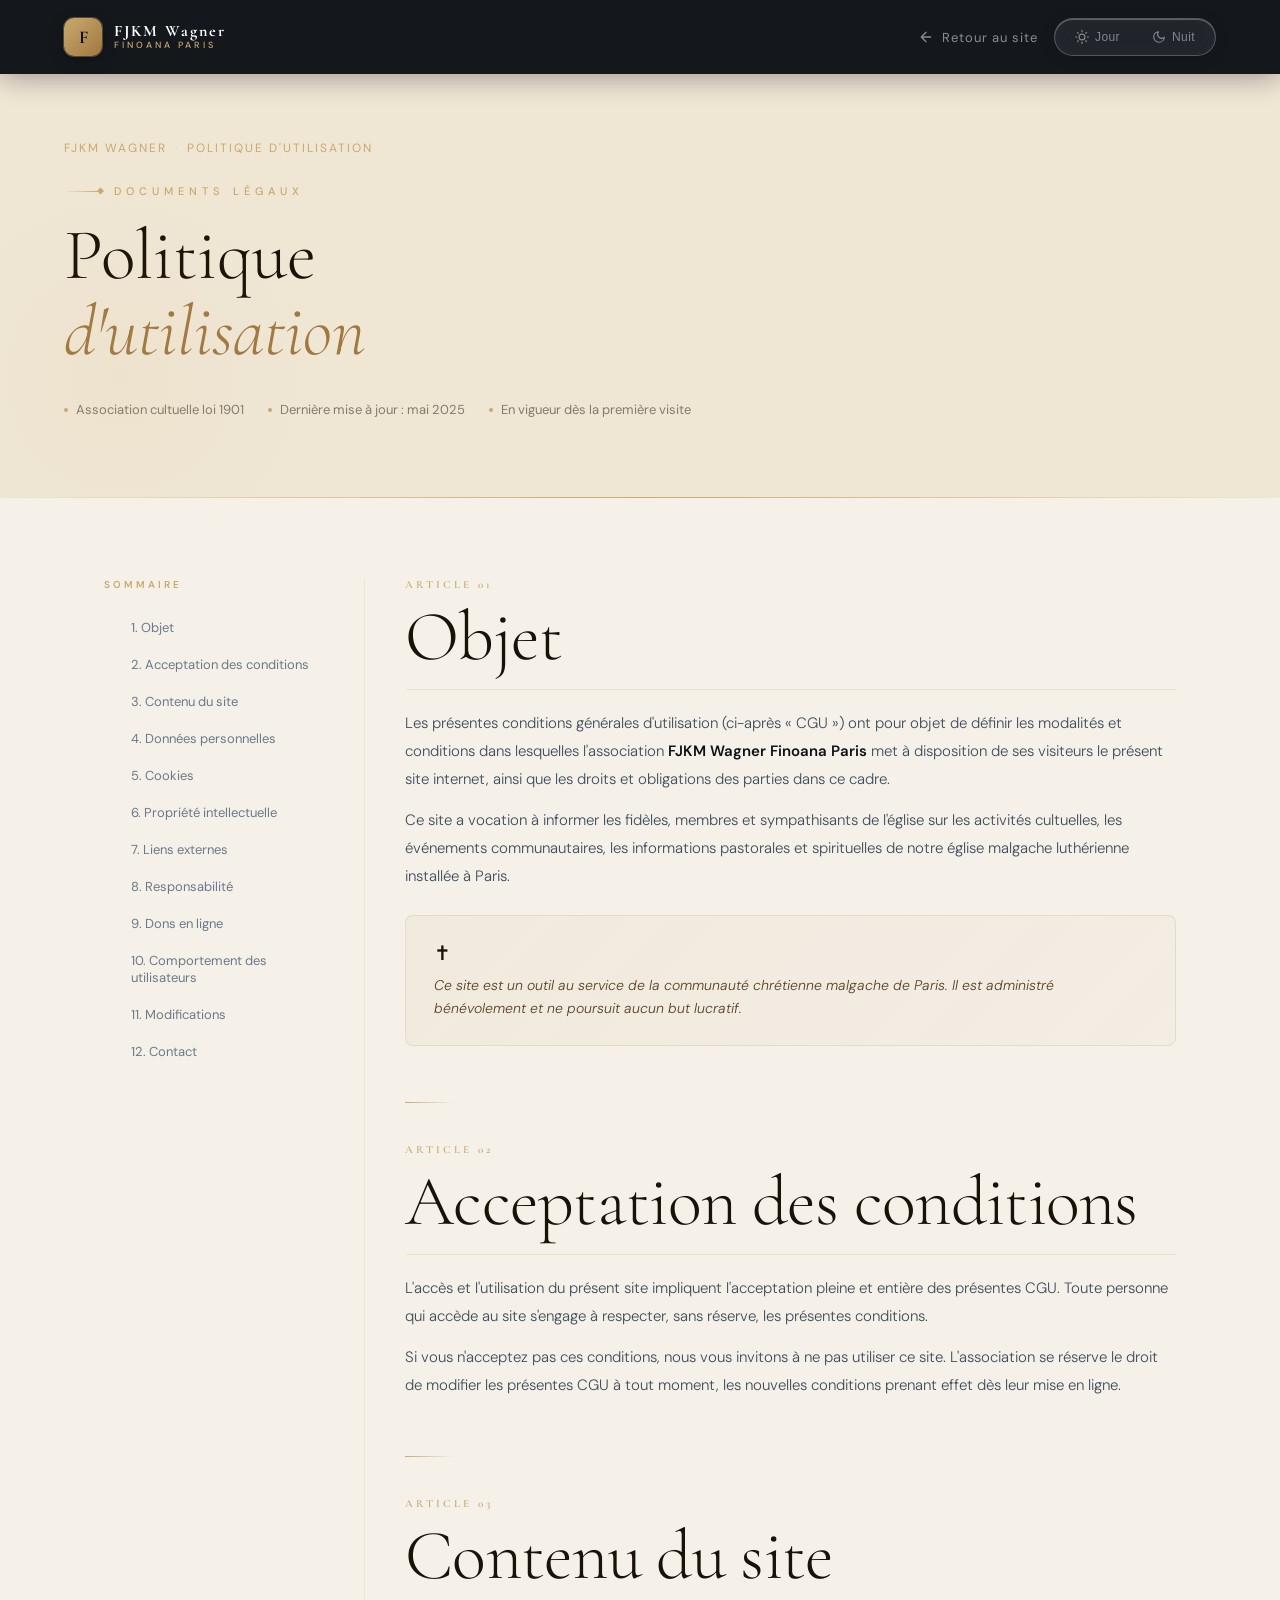
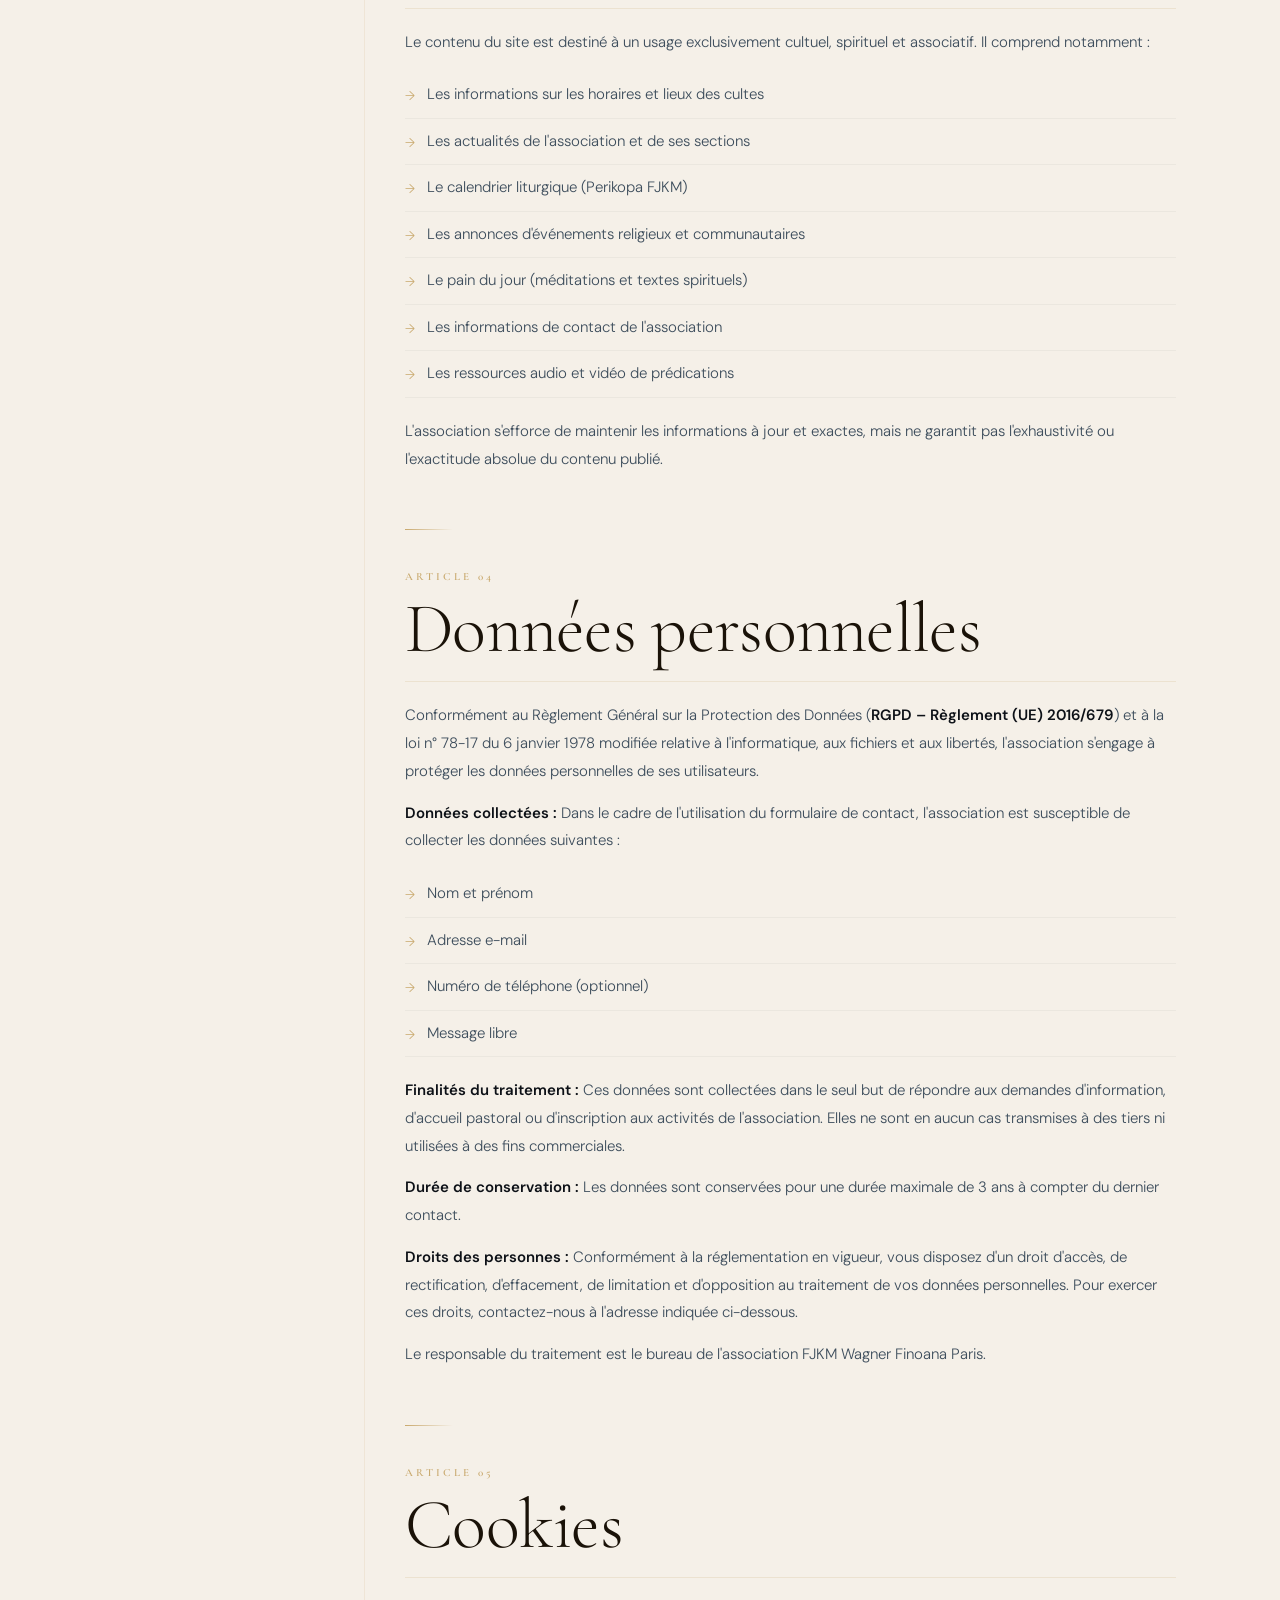
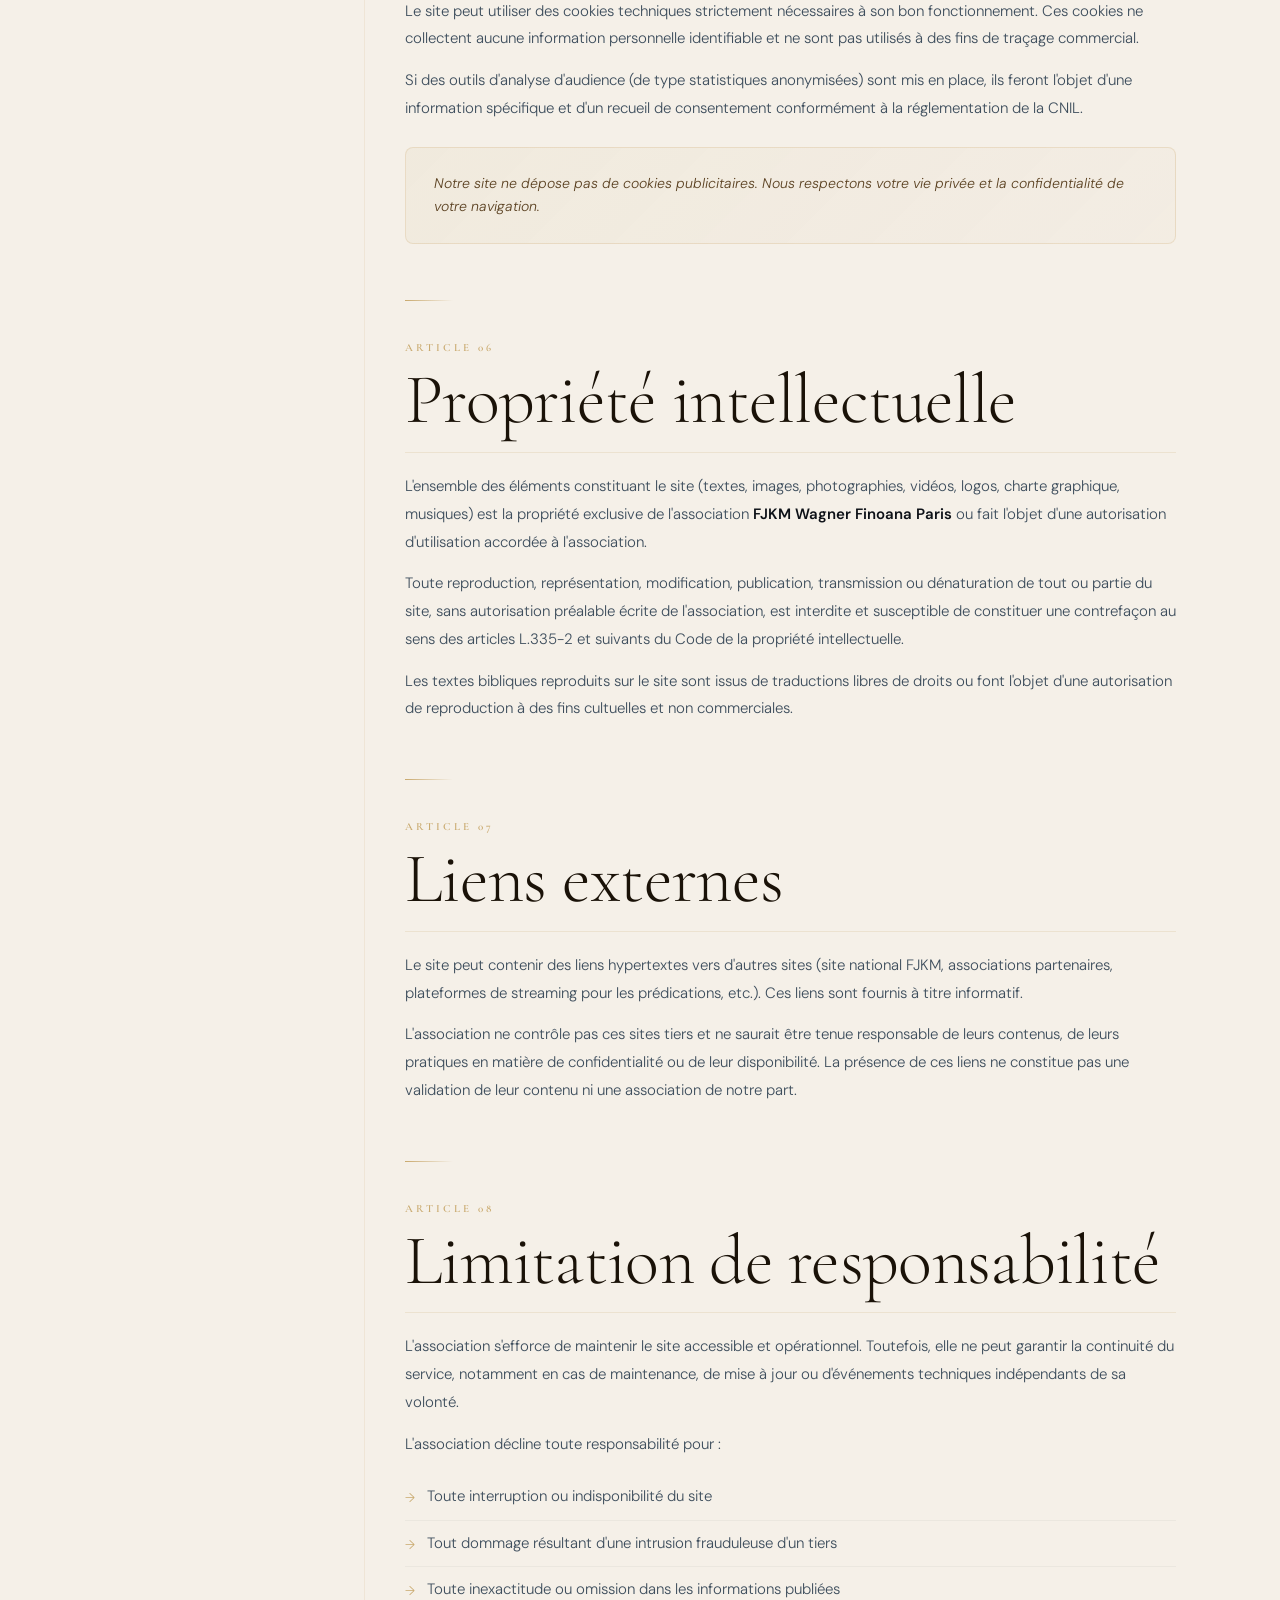
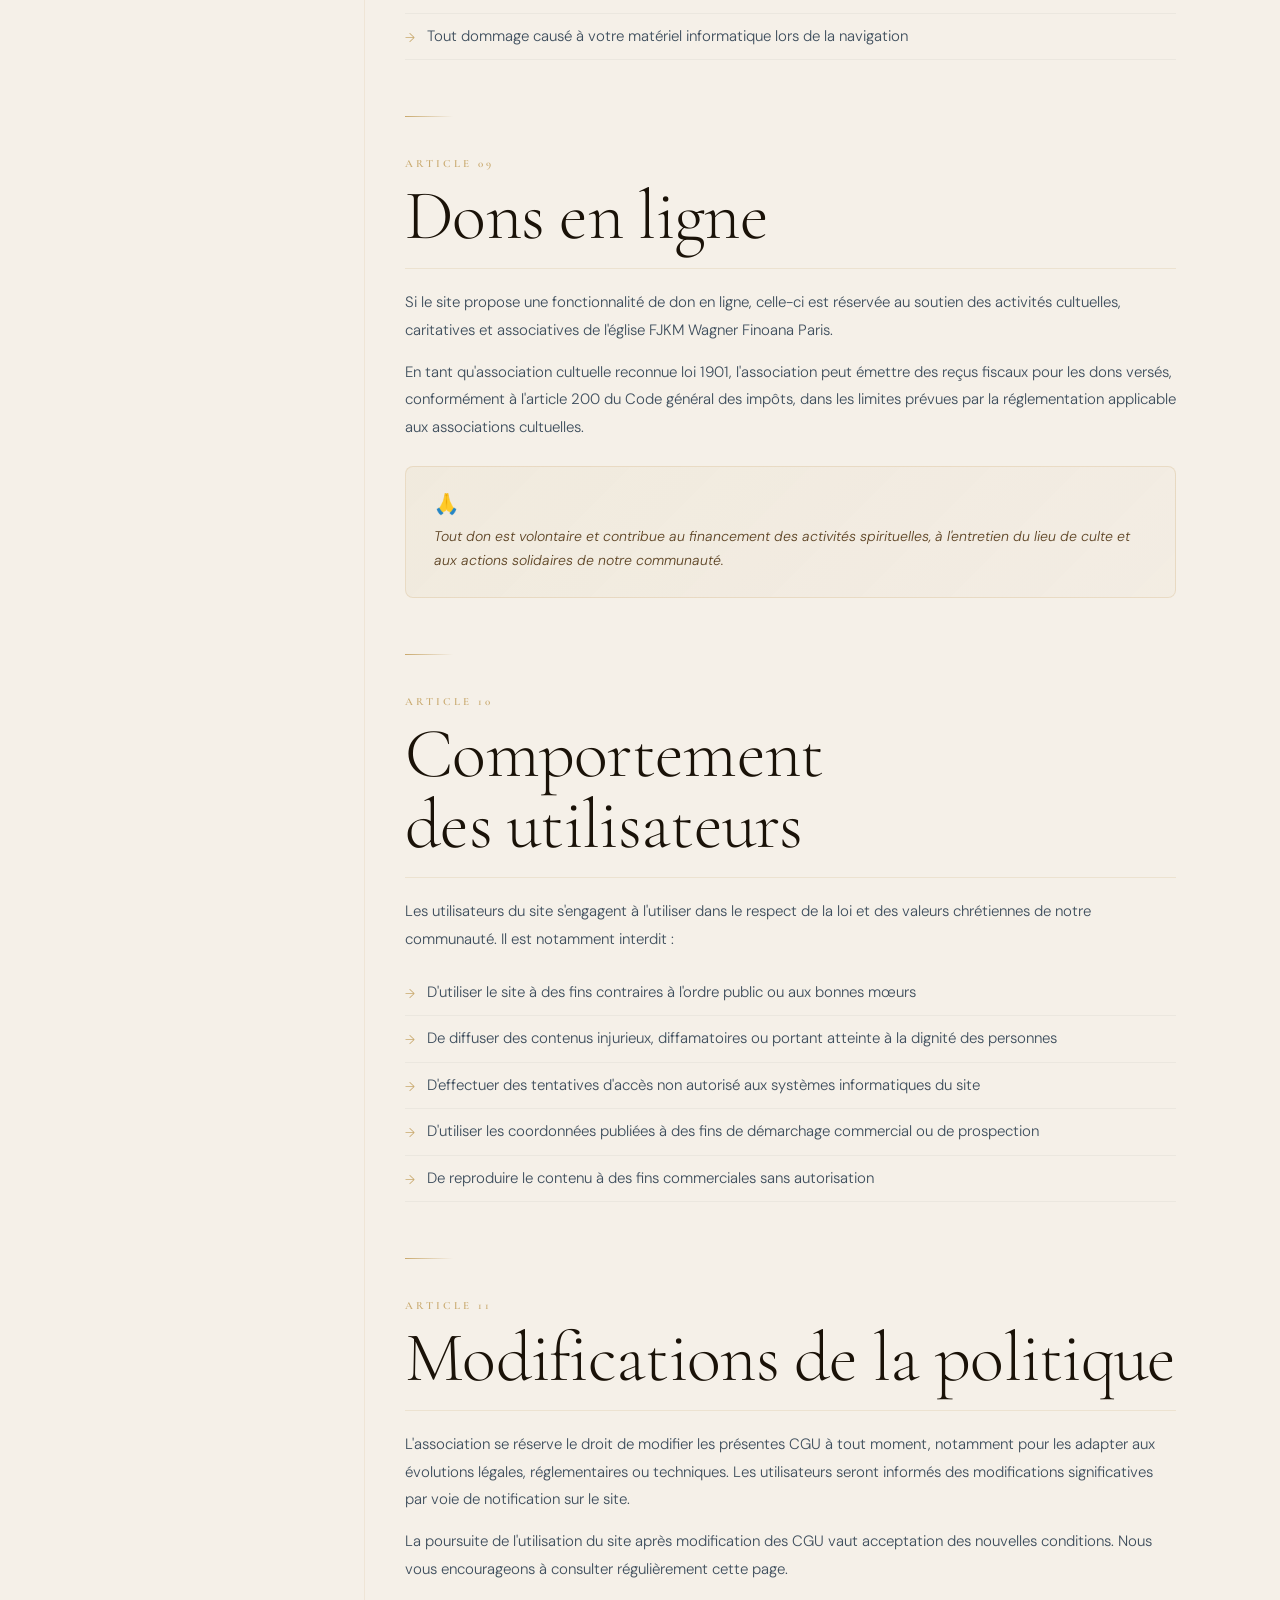
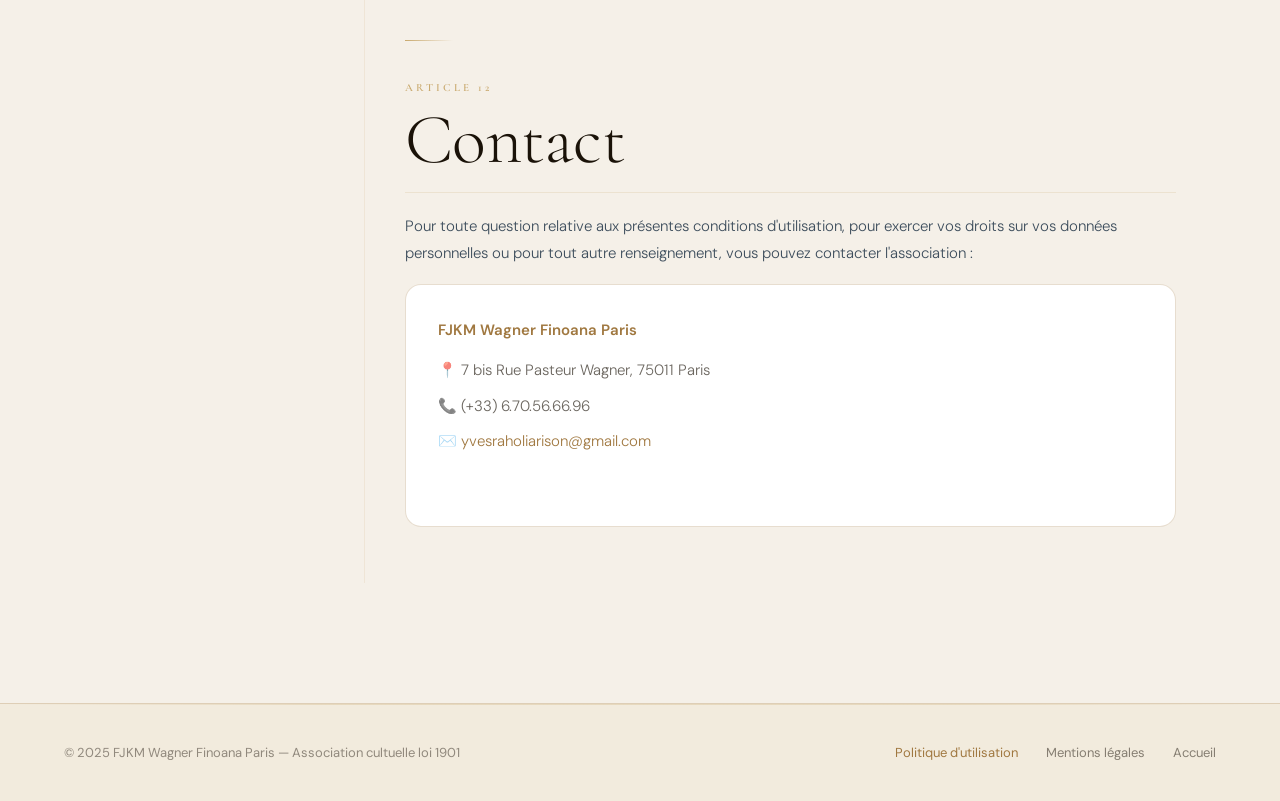
<file: pages/politique-utilisation.html>
<!DOCTYPE html>
<html lang="fr">
<head>
  <meta charset="UTF-8" />
  <meta name="viewport" content="width=device-width, initial-scale=1.0, viewport-fit=cover" />
  <meta name="description" content="Politique d'utilisation du site de l'église FJKM Wagner Paris – Association cultuelle malgache." />
  <title>Politique d'utilisation | FJKM Wagner Paris</title>
  <link rel="icon" href="data:image/svg+xml,%3Csvg xmlns='http://www.w3.org/2000/svg' viewBox='0 0 64 64'%3E%3Crect width='64' height='64' rx='14' fill='%23C9A96E'/%3E%3Ctext x='32' y='45' font-family='Georgia,serif' font-size='38' font-weight='700' text-anchor='middle' fill='%230D1117'%3EF%3C/text%3E%3C/svg%3E" />
  <link rel="preconnect" href="https://fonts.googleapis.com" />
  <link href="https://fonts.googleapis.com/css2?family=Cormorant+Garamond:ital,wght@0,300;0,400;0,600;0,700;1,300;1,400&family=DM+Sans:wght@300;400;500;600&display=swap" rel="stylesheet" />
  <link rel="stylesheet" href="../assets/css/legal.css?v=15" />
  <link rel="stylesheet" href="../assets/css/responsive.css?v=15" />
  <link rel="stylesheet" href="../assets/css/theme.css?v=15" />
  <link rel="stylesheet" href="../assets/css/mobile-nav.css?v=15" />
</head>
<body>

<nav>
  <a href="../index.html" class="logo">
    <div class="logo-mark">F</div>
    <div class="logo-text">
      <span>FJKM Wagner</span>
      <span>Finoana Paris</span>
    </div>
  </a>
  <div style="display:flex;align-items:center;gap:16px">
    <a href="../index.html" class="nav-back">
      <svg width="16" height="16" fill="none" stroke="currentColor" stroke-width="2" viewBox="0 0 24 24">
        <path stroke-linecap="round" stroke-linejoin="round" d="M19 12H5M12 5l-7 7 7 7"/>
      </svg>
      Retour au site
    </a>
    <button class="lg-switcher" id="lgSwitcher" aria-label="Changer le thème">
      <span class="lg-option" id="lgDay">
        <svg viewBox="0 0 24 24" fill="none" stroke="currentColor" stroke-width="2" stroke-linecap="round" stroke-linejoin="round"><circle cx="12" cy="12" r="5"/><line x1="12" y1="1" x2="12" y2="3"/><line x1="12" y1="21" x2="12" y2="23"/><line x1="4.22" y1="4.22" x2="5.64" y2="5.64"/><line x1="18.36" y1="18.36" x2="19.78" y2="19.78"/><line x1="1" y1="12" x2="3" y2="12"/><line x1="21" y1="12" x2="23" y2="12"/><line x1="4.22" y1="19.78" x2="5.64" y2="18.36"/><line x1="18.36" y1="5.64" x2="19.78" y2="4.22"/></svg>
        Jour
      </span>
      <span class="lg-option" id="lgNight">
        <svg viewBox="0 0 24 24" fill="none" stroke="currentColor" stroke-width="2" stroke-linecap="round" stroke-linejoin="round"><path d="M21 12.79A9 9 0 1 1 11.21 3 7 7 0 0 0 21 12.79z"/></svg>
        Nuit
      </span>
    </button>
  </div>
</nav>

<div class="page-hero">
  <div class="breadcrumb">
    <span>FJKM Wagner</span>
    <span class="breadcrumb-sep">·</span>
    <span>Politique d'utilisation</span>
  </div>
  <div class="page-eyebrow">
    <div class="eyebrow-line"></div>
    <div class="eyebrow-text">Documents légaux</div>
  </div>
  <h1 class="page-title">Politique<br><em>d'utilisation</em></h1>
  <div class="page-meta">
    <div class="meta-item">
      <div class="meta-dot"></div>
      Association cultuelle loi 1901
    </div>
    <div class="meta-item">
      <div class="meta-dot"></div>
      Dernière mise à jour : mai 2025
    </div>
    <div class="meta-item">
      <div class="meta-dot"></div>
      En vigueur dès la première visite
    </div>
  </div>
</div>

<div class="page-body">

  <!-- SIDEBAR -->
  <aside class="sidebar">
    <div class="sidebar-title">Sommaire</div>
    <ul class="sidebar-nav">
      <li><a href="#art1">1. Objet</a></li>
      <li><a href="#art2">2. Acceptation des conditions</a></li>
      <li><a href="#art3">3. Contenu du site</a></li>
      <li><a href="#art4">4. Données personnelles</a></li>
      <li><a href="#art5">5. Cookies</a></li>
      <li><a href="#art6">6. Propriété intellectuelle</a></li>
      <li><a href="#art7">7. Liens externes</a></li>
      <li><a href="#art8">8. Responsabilité</a></li>
      <li><a href="#art9">9. Dons en ligne</a></li>
      <li><a href="#art10">10. Comportement des utilisateurs</a></li>
      <li><a href="#art11">11. Modifications</a></li>
      <li><a href="#art12">12. Contact</a></li>
    </ul>
  </aside>

  <!-- CONTENT -->
  <main class="content">

    <div class="section-block" id="art1">
      <div class="section-number">Article 01</div>
      <h2 class="section-heading">Objet</h2>
      <p>Les présentes conditions générales d'utilisation (ci-après « CGU ») ont pour objet de définir les modalités et conditions dans lesquelles l'association <strong>FJKM Wagner Finoana Paris</strong> met à disposition de ses visiteurs le présent site internet, ainsi que les droits et obligations des parties dans ce cadre.</p>
      <p>Ce site a vocation à informer les fidèles, membres et sympathisants de l'église sur les activités cultuelles, les événements communautaires, les informations pastorales et spirituelles de notre église malgache luthérienne installée à Paris.</p>
      <div class="highlight-box">
        <div class="highlight-box-icon">✝</div>
        <p>Ce site est un outil au service de la communauté chrétienne malgache de Paris. Il est administré bénévolement et ne poursuit aucun but lucratif.</p>
      </div>
    </div>

    <div class="divider"></div>

    <div class="section-block" id="art2">
      <div class="section-number">Article 02</div>
      <h2 class="section-heading">Acceptation des conditions</h2>
      <p>L'accès et l'utilisation du présent site impliquent l'acceptation pleine et entière des présentes CGU. Toute personne qui accède au site s'engage à respecter, sans réserve, les présentes conditions.</p>
      <p>Si vous n'acceptez pas ces conditions, nous vous invitons à ne pas utiliser ce site. L'association se réserve le droit de modifier les présentes CGU à tout moment, les nouvelles conditions prenant effet dès leur mise en ligne.</p>
    </div>

    <div class="divider"></div>

    <div class="section-block" id="art3">
      <div class="section-number">Article 03</div>
      <h2 class="section-heading">Contenu du site</h2>
      <p>Le contenu du site est destiné à un usage exclusivement cultuel, spirituel et associatif. Il comprend notamment :</p>
      <ul>
        <li>Les informations sur les horaires et lieux des cultes</li>
        <li>Les actualités de l'association et de ses sections</li>
        <li>Le calendrier liturgique (Perikopa FJKM)</li>
        <li>Les annonces d'événements religieux et communautaires</li>
        <li>Le pain du jour (méditations et textes spirituels)</li>
        <li>Les informations de contact de l'association</li>
        <li>Les ressources audio et vidéo de prédications</li>
      </ul>
      <p>L'association s'efforce de maintenir les informations à jour et exactes, mais ne garantit pas l'exhaustivité ou l'exactitude absolue du contenu publié.</p>
    </div>

    <div class="divider"></div>

    <div class="section-block" id="art4">
      <div class="section-number">Article 04</div>
      <h2 class="section-heading">Données personnelles</h2>
      <p>Conformément au Règlement Général sur la Protection des Données (<strong>RGPD – Règlement (UE) 2016/679</strong>) et à la loi n° 78-17 du 6 janvier 1978 modifiée relative à l'informatique, aux fichiers et aux libertés, l'association s'engage à protéger les données personnelles de ses utilisateurs.</p>
      <p><strong>Données collectées :</strong> Dans le cadre de l'utilisation du formulaire de contact, l'association est susceptible de collecter les données suivantes :</p>
      <ul>
        <li>Nom et prénom</li>
        <li>Adresse e-mail</li>
        <li>Numéro de téléphone (optionnel)</li>
        <li>Message libre</li>
      </ul>
      <p><strong>Finalités du traitement :</strong> Ces données sont collectées dans le seul but de répondre aux demandes d'information, d'accueil pastoral ou d'inscription aux activités de l'association. Elles ne sont en aucun cas transmises à des tiers ni utilisées à des fins commerciales.</p>
      <p><strong>Durée de conservation :</strong> Les données sont conservées pour une durée maximale de 3 ans à compter du dernier contact.</p>
      <p><strong>Droits des personnes :</strong> Conformément à la réglementation en vigueur, vous disposez d'un droit d'accès, de rectification, d'effacement, de limitation et d'opposition au traitement de vos données personnelles. Pour exercer ces droits, contactez-nous à l'adresse indiquée ci-dessous.</p>
      <p>Le responsable du traitement est le bureau de l'association FJKM Wagner Finoana Paris.</p>
    </div>

    <div class="divider"></div>

    <div class="section-block" id="art5">
      <div class="section-number">Article 05</div>
      <h2 class="section-heading">Cookies</h2>
      <p>Le site peut utiliser des cookies techniques strictement nécessaires à son bon fonctionnement. Ces cookies ne collectent aucune information personnelle identifiable et ne sont pas utilisés à des fins de traçage commercial.</p>
      <p>Si des outils d'analyse d'audience (de type statistiques anonymisées) sont mis en place, ils feront l'objet d'une information spécifique et d'un recueil de consentement conformément à la réglementation de la CNIL.</p>
      <div class="highlight-box">
        <p>Notre site ne dépose pas de cookies publicitaires. Nous respectons votre vie privée et la confidentialité de votre navigation.</p>
      </div>
    </div>

    <div class="divider"></div>

    <div class="section-block" id="art6">
      <div class="section-number">Article 06</div>
      <h2 class="section-heading">Propriété intellectuelle</h2>
      <p>L'ensemble des éléments constituant le site (textes, images, photographies, vidéos, logos, charte graphique, musiques) est la propriété exclusive de l'association <strong>FJKM Wagner Finoana Paris</strong> ou fait l'objet d'une autorisation d'utilisation accordée à l'association.</p>
      <p>Toute reproduction, représentation, modification, publication, transmission ou dénaturation de tout ou partie du site, sans autorisation préalable écrite de l'association, est interdite et susceptible de constituer une contrefaçon au sens des articles L.335-2 et suivants du Code de la propriété intellectuelle.</p>
      <p>Les textes bibliques reproduits sur le site sont issus de traductions libres de droits ou font l'objet d'une autorisation de reproduction à des fins cultuelles et non commerciales.</p>
    </div>

    <div class="divider"></div>

    <div class="section-block" id="art7">
      <div class="section-number">Article 07</div>
      <h2 class="section-heading">Liens externes</h2>
      <p>Le site peut contenir des liens hypertextes vers d'autres sites (site national FJKM, associations partenaires, plateformes de streaming pour les prédications, etc.). Ces liens sont fournis à titre informatif.</p>
      <p>L'association ne contrôle pas ces sites tiers et ne saurait être tenue responsable de leurs contenus, de leurs pratiques en matière de confidentialité ou de leur disponibilité. La présence de ces liens ne constitue pas une validation de leur contenu ni une association de notre part.</p>
    </div>

    <div class="divider"></div>

    <div class="section-block" id="art8">
      <div class="section-number">Article 08</div>
      <h2 class="section-heading">Limitation de responsabilité</h2>
      <p>L'association s'efforce de maintenir le site accessible et opérationnel. Toutefois, elle ne peut garantir la continuité du service, notamment en cas de maintenance, de mise à jour ou d'événements techniques indépendants de sa volonté.</p>
      <p>L'association décline toute responsabilité pour :</p>
      <ul>
        <li>Toute interruption ou indisponibilité du site</li>
        <li>Tout dommage résultant d'une intrusion frauduleuse d'un tiers</li>
        <li>Toute inexactitude ou omission dans les informations publiées</li>
        <li>Tout dommage causé à votre matériel informatique lors de la navigation</li>
      </ul>
    </div>

    <div class="divider"></div>

    <div class="section-block" id="art9">
      <div class="section-number">Article 09</div>
      <h2 class="section-heading">Dons en ligne</h2>
      <p>Si le site propose une fonctionnalité de don en ligne, celle-ci est réservée au soutien des activités cultuelles, caritatives et associatives de l'église FJKM Wagner Finoana Paris.</p>
      <p>En tant qu'association cultuelle reconnue loi 1901, l'association peut émettre des reçus fiscaux pour les dons versés, conformément à l'article 200 du Code général des impôts, dans les limites prévues par la réglementation applicable aux associations cultuelles.</p>
      <div class="highlight-box">
        <div class="highlight-box-icon">🙏</div>
        <p>Tout don est volontaire et contribue au financement des activités spirituelles, à l'entretien du lieu de culte et aux actions solidaires de notre communauté.</p>
      </div>
    </div>

    <div class="divider"></div>

    <div class="section-block" id="art10">
      <div class="section-number">Article 10</div>
      <h2 class="section-heading">Comportement des utilisateurs</h2>
      <p>Les utilisateurs du site s'engagent à l'utiliser dans le respect de la loi et des valeurs chrétiennes de notre communauté. Il est notamment interdit :</p>
      <ul>
        <li>D'utiliser le site à des fins contraires à l'ordre public ou aux bonnes mœurs</li>
        <li>De diffuser des contenus injurieux, diffamatoires ou portant atteinte à la dignité des personnes</li>
        <li>D'effectuer des tentatives d'accès non autorisé aux systèmes informatiques du site</li>
        <li>D'utiliser les coordonnées publiées à des fins de démarchage commercial ou de prospection</li>
        <li>De reproduire le contenu à des fins commerciales sans autorisation</li>
      </ul>
    </div>

    <div class="divider"></div>

    <div class="section-block" id="art11">
      <div class="section-number">Article 11</div>
      <h2 class="section-heading">Modifications de la politique</h2>
      <p>L'association se réserve le droit de modifier les présentes CGU à tout moment, notamment pour les adapter aux évolutions légales, réglementaires ou techniques. Les utilisateurs seront informés des modifications significatives par voie de notification sur le site.</p>
      <p>La poursuite de l'utilisation du site après modification des CGU vaut acceptation des nouvelles conditions. Nous vous encourageons à consulter régulièrement cette page.</p>
    </div>

    <div class="divider"></div>

    <div class="section-block" id="art12">
      <div class="section-number">Article 12</div>
      <h2 class="section-heading">Contact</h2>
      <p>Pour toute question relative aux présentes conditions d'utilisation, pour exercer vos droits sur vos données personnelles ou pour tout autre renseignement, vous pouvez contacter l'association :</p>
      <div class="contact-card">
        <p><strong>FJKM Wagner Finoana Paris</strong></p>
        <p style="margin-top:12px">📍 7 bis Rue Pasteur Wagner, 75011 Paris</p>
        <p style="margin-top:8px">📞 (+33) 6.70.56.66.96</p>
        <p style="margin-top:8px">✉️ <a href="mailto:yvesraholiarison@gmail.com">yvesraholiarison@gmail.com</a></p>
        <p style="margin-top:16px; font-size:12px; color:rgba(255,255,255,.3)">Nos bénévoles s'efforceront de répondre dans les meilleurs délais.</p>
      </div>
    </div>

  </main>
</div>

<footer class="page-footer">
  <p>© 2025 FJKM Wagner Finoana Paris — Association cultuelle loi 1901</p>
  <div class="page-footer-links">
    <a href="politique-utilisation.html" class="current">Politique d'utilisation</a>
    <a href="mentions-legales.html">Mentions légales</a>
    <a href="../index.html">Accueil</a>
  </div>
</footer>
  <script src="../assets/js/chrome.js?v=15"></script>
<script src="../assets/js/legal.js?v=15"></script>
<script src="../assets/js/mobile-nav.js?v=15"></script>
</body>
</html>
</file>
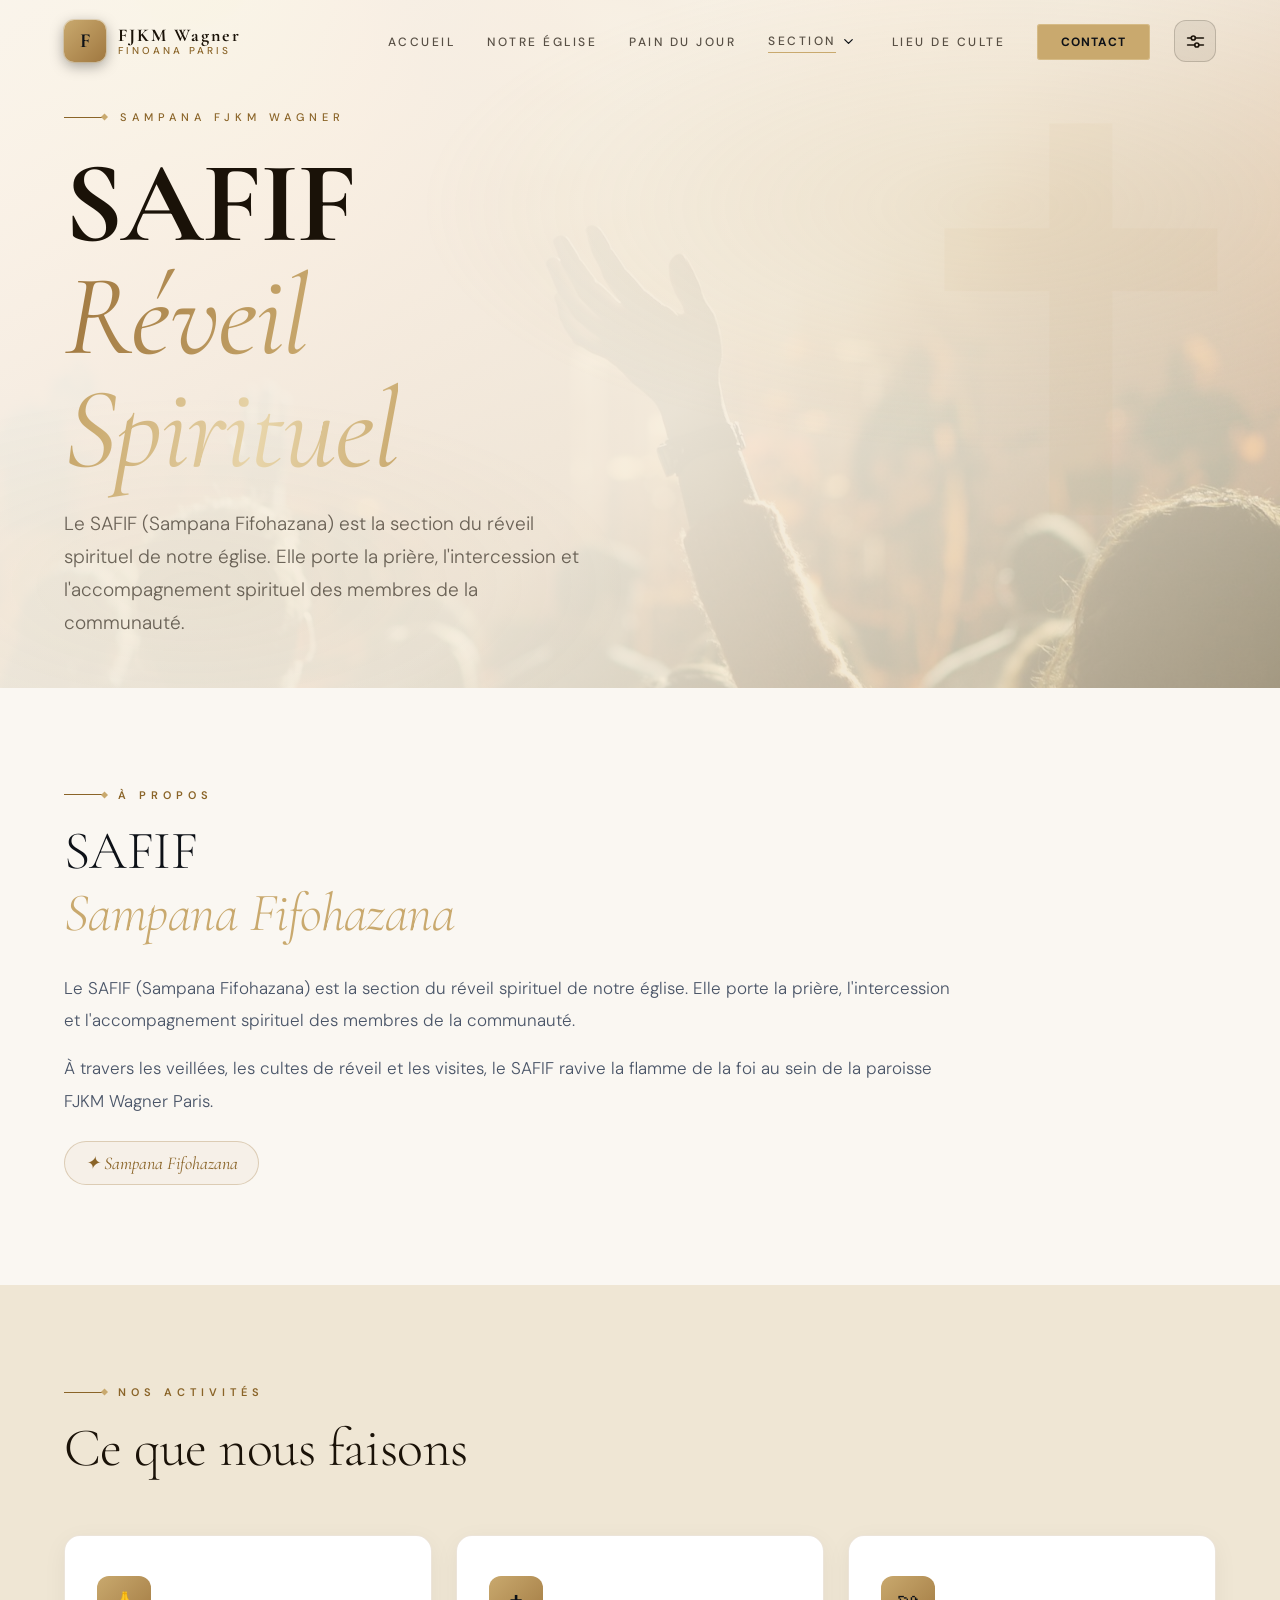
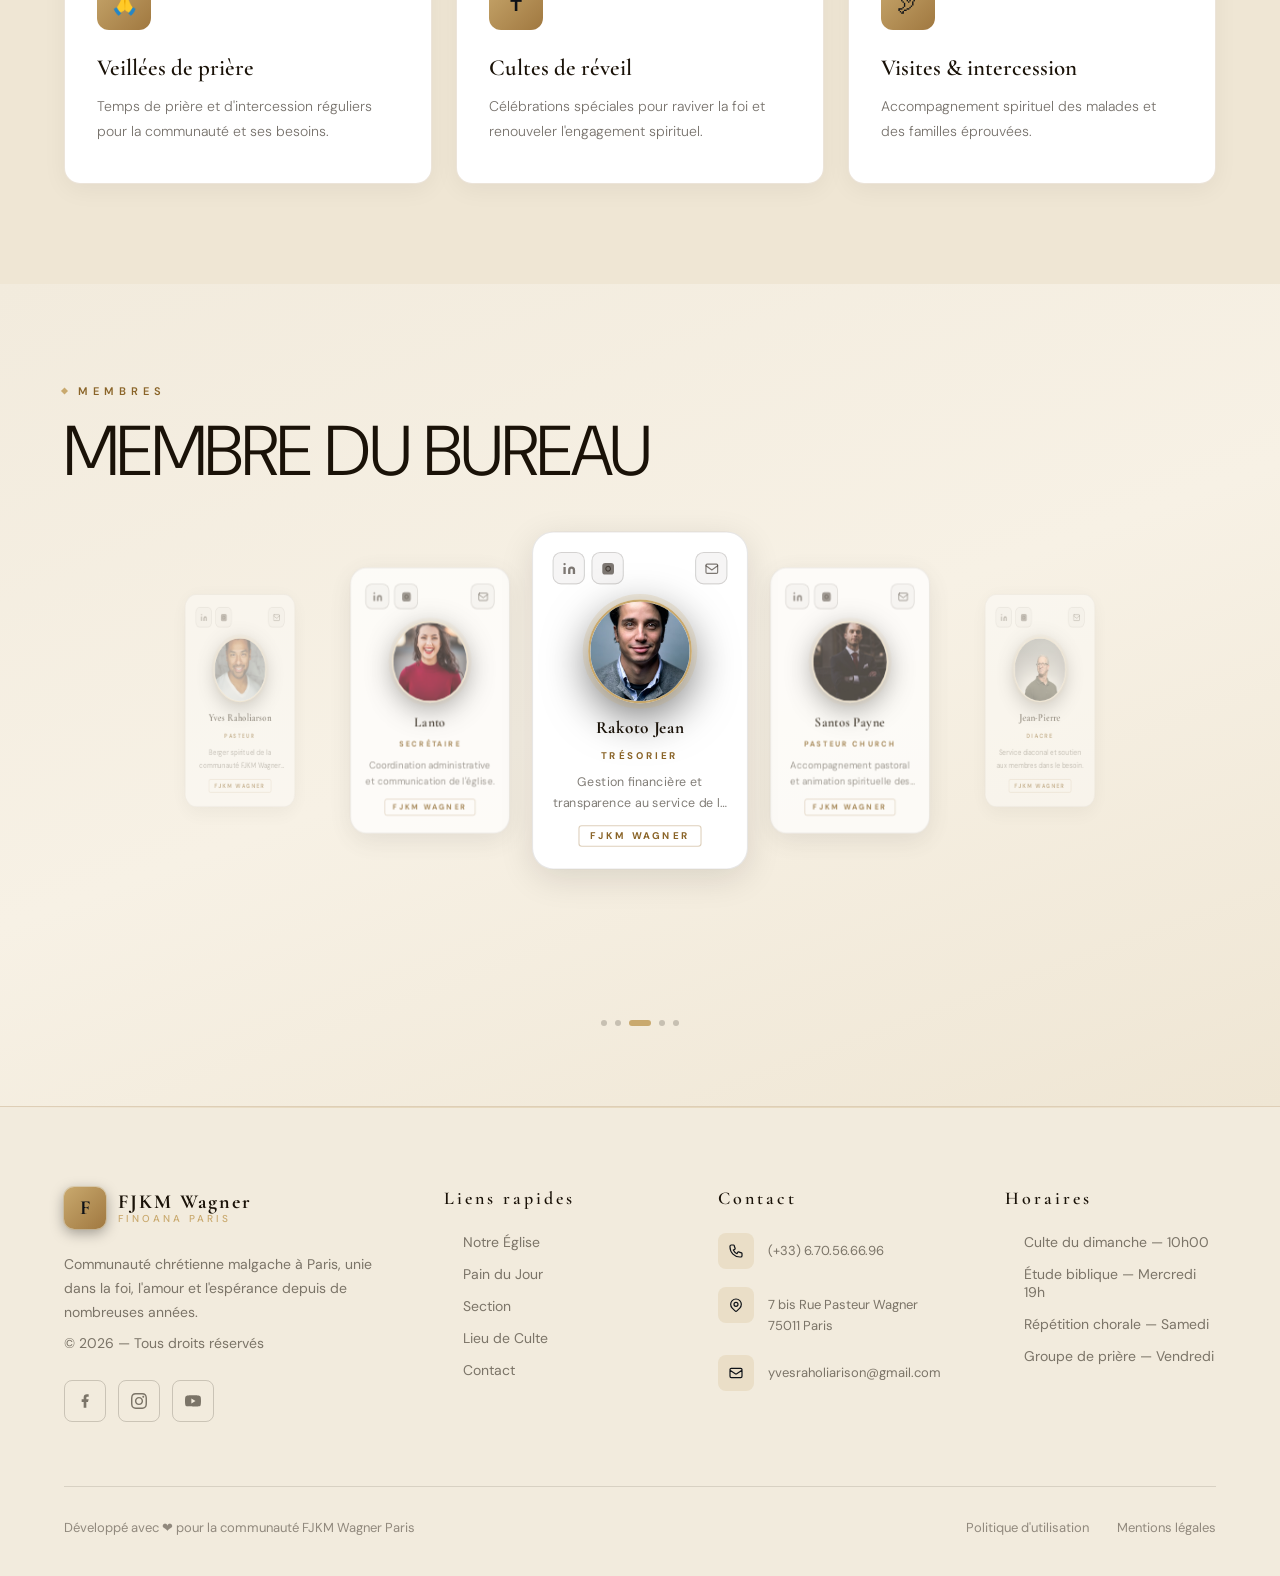
<file: pages/safif.html>
<!DOCTYPE html>
<html lang="fr" data-lang="fr">
<head>
  <meta charset="UTF-8" />
  <meta name="viewport" content="width=device-width, initial-scale=1.0, viewport-fit=cover" />
  <meta name="description" content="SAFIF — Sampana Fifohazana de l'église FJKM Wagner Paris." />
  <title>SAFIF – FJKM Wagner Paris</title>
  <link rel="icon" href="data:image/svg+xml,%3Csvg xmlns='http://www.w3.org/2000/svg' viewBox='0 0 64 64'%3E%3Crect width='64' height='64' rx='14' fill='%23C9A96E'/%3E%3Ctext x='32' y='45' font-family='Georgia,serif' font-size='38' font-weight='700' text-anchor='middle' fill='%230D1117'%3EF%3C/text%3E%3C/svg%3E" />
  <link rel="preconnect" href="https://fonts.googleapis.com" />
  <link href="https://fonts.googleapis.com/css2?family=Cormorant+Garamond:ital,wght@0,300;0,400;0,600;0,700;1,300;1,400&family=DM+Sans:wght@300;400;500;600;700&display=swap" rel="stylesheet" />
  <link rel="stylesheet" href="../assets/css/contact.css?v=15" />
  <link rel="stylesheet" href="../assets/css/sections.css?v=15" />
  <link rel="stylesheet" href="../assets/css/bureau.css?v=15" />
  <link rel="stylesheet" href="../assets/css/responsive.css?v=15" />
  <link rel="stylesheet" href="../assets/css/theme.css?v=15" />
  <link rel="stylesheet" href="../assets/css/mobile-nav.css?v=15" />
</head>
<body>
<nav id="navbar"></nav>

<div class="mobile-menu" id="mobileMenu">
  <button class="mobile-close" id="mobileClose">✕</button>
  <a href="../index.html" onclick="closeMobile()">Accueil</a>
  <a href="notre-eglise.html" onclick="closeMobile()">Notre Église</a>
  <a href="../index.html#perikopa" onclick="closeMobile()">Pain du Jour</a>
  <a href="sections.html" onclick="closeMobile()">Section</a>
  <a href="toerana.html" onclick="closeMobile()">Lieu de Culte</a>
  <a href="contact.html" onclick="closeMobile()">Contact</a>
</div>
<!-- HERO -->
<section id="hero" class="s-hero" data-testid="section-hero-safif">
  <div class="hero-bg" style="background-image:url('../assets/images/accueil-galerie-1.jpg')"></div>
  <div class="hero-overlay"></div>
  <div class="hero-content">
    <div class="hero-eyebrow">
      <div class="hero-eyebrow-line"></div>
      <span data-fr="Sampana FJKM Wagner" data-mg="Sampana FJKM Wagner" data-en="FJKM Wagner Group">Sampana FJKM Wagner</span>
    </div>
    <h1 class="hero-title"><span class="s-acronym">SAFIF</span><br><em><span data-fr="Réveil Spirituel" data-mg="Fifohazana" data-en="Spiritual Revival">Réveil Spirituel</span></em></h1>
    <p class="hero-subtitle"><span data-fr="Le SAFIF (Sampana Fifohazana) est la section du réveil spirituel de notre église. Elle porte la prière, l'intercession et l'accompagnement spirituel des membres de la communauté." data-mg="Ny SAFIF (Sampana Fifohazana) no sampana mitondra ny fifohazana ara-panahy ao am-piangonana : vavaka, fifonana ary fanohanana ara-panahy ho an'ny mpino." data-en="SAFIF (Sampana Fifohazana) is our church's spiritual revival section, carrying prayer, intercession and spiritual care for the community.">Le SAFIF (Sampana Fifohazana) est la section du réveil spirituel de notre église. Elle porte la prière, l'intercession et l'accompagnement spirituel des membres de la communauté.</span></p>
  </div>
</section>

<!-- À PROPOS -->
<section id="s-about">
  <div class="s-about-inner">
    <div class="section-label reveal">
      <div class="hero-eyebrow-line"></div>
      <span data-fr="À propos" data-mg="Momba anay" data-en="About us">À propos</span>
    </div>
    <h2 class="section-heading reveal reveal-delay-1" style="font-family:'Cormorant Garamond',serif;font-size:clamp(32px,4.5vw,54px);font-weight:300;line-height:1.15">SAFIF<br><em style="font-style:italic;color:var(--gold)">Sampana Fifohazana</em></h2>
    <p class="s-about-text reveal reveal-delay-1"><span data-fr="Le SAFIF (Sampana Fifohazana) est la section du réveil spirituel de notre église. Elle porte la prière, l'intercession et l'accompagnement spirituel des membres de la communauté." data-mg="Ny SAFIF (Sampana Fifohazana) no sampana mitondra ny fifohazana ara-panahy ao am-piangonana : vavaka, fifonana ary fanohanana ara-panahy ho an'ny mpino." data-en="SAFIF (Sampana Fifohazana) is our church's spiritual revival section, carrying prayer, intercession and spiritual care for the community.">Le SAFIF (Sampana Fifohazana) est la section du réveil spirituel de notre église. Elle porte la prière, l'intercession et l'accompagnement spirituel des membres de la communauté.</span></p>
    <p class="s-about-text reveal reveal-delay-2"><span data-fr="À travers les veillées, les cultes de réveil et les visites, le SAFIF ravive la flamme de la foi au sein de la paroisse FJKM Wagner Paris." data-mg="Amin'ny alalan'ny fiaretan-tory, ny fanompoam-pifohazana ary ny famangiana no amelomana ny afon'ny finoana ao amin'ny FJKM Wagner Paris." data-en="Through prayer vigils, revival services and visits, SAFIF rekindles the flame of faith within FJKM Wagner Paris.">À travers les veillées, les cultes de réveil et les visites, le SAFIF ravive la flamme de la foi au sein de la paroisse FJKM Wagner Paris.</span></p>
    <div class="s-fullname reveal reveal-delay-2">✦ Sampana Fifohazana</div>
  </div>
</section>

<!-- ACTIVITÉS -->
<section id="s-activities">
  <div class="section-label reveal">
    <div class="hero-eyebrow-line"></div>
    <span data-fr="Nos activités" data-mg="Ny asanay" data-en="Our activities">Nos activités</span>
  </div>
  <h2 class="section-heading reveal reveal-delay-1" style="font-family:'Cormorant Garamond',serif;font-size:clamp(32px,4.5vw,54px);font-weight:300;line-height:1.15"><span data-fr="Ce que nous faisons" data-mg="Izay ataonay" data-en="What we do">Ce que nous faisons</span></h2>
  <div class="s-act-grid">
    <div class="s-act-card reveal" data-testid="activity-card-safif-0">
      <div class="s-act-icon">🙏</div>
      <div class="s-act-title"><span data-fr="Veillées de prière" data-mg="Fiaretan-tory" data-en="Prayer vigils">Veillées de prière</span></div>
      <p class="s-act-text"><span data-fr="Temps de prière et d'intercession réguliers pour la communauté et ses besoins." data-mg="Fotoam-bavaka sy fifonana tsy tapaka ho an'ny fiangonana sy ny filany." data-en="Regular times of prayer and intercession for the community and its needs.">Temps de prière et d'intercession réguliers pour la communauté et ses besoins.</span></p>
    </div>
    <div class="s-act-card reveal reveal-delay-1" data-testid="activity-card-safif-1">
      <div class="s-act-icon">✝</div>
      <div class="s-act-title"><span data-fr="Cultes de réveil" data-mg="Fanompoam-pifohazana" data-en="Revival services">Cultes de réveil</span></div>
      <p class="s-act-text"><span data-fr="Célébrations spéciales pour raviver la foi et renouveler l'engagement spirituel." data-mg="Fankalazana manokana hamelomana ny finoana sy hanavaozana ny fanoloran-tena." data-en="Special celebrations to revive faith and renew spiritual commitment.">Célébrations spéciales pour raviver la foi et renouveler l'engagement spirituel.</span></p>
    </div>
    <div class="s-act-card reveal reveal-delay-2" data-testid="activity-card-safif-2">
      <div class="s-act-icon">🕊</div>
      <div class="s-act-title"><span data-fr="Visites & intercession" data-mg="Famangiana & fifonana" data-en="Visits & intercession">Visites & intercession</span></div>
      <p class="s-act-text"><span data-fr="Accompagnement spirituel des malades et des familles éprouvées." data-mg="Fanohanana ara-panahy ny marary sy ny fianakaviana ao anaty fahoriana." data-en="Spiritual support for the sick and families in hardship.">Accompagnement spirituel des malades et des familles éprouvées.</span></p>
    </div>
  </div>
</section>

<!-- INFOS -->


<!-- MEMBRES DU BUREAU -->
<section id="bureau">
  <div class="section-intro reveal" style="padding:0 5%">
    <div class="section-label">
      <div class="section-label-line"></div>
      <span data-fr="Membres" data-en="Members" data-mg="Mpikambana">Membres</span>
    </div>
    <h2 class="section-heading" data-fr="MEMBRE DU BUREAU" data-en="BOARD MEMBERS" data-mg="MPIKAMBANA ANY AN'NY BIRAO">MEMBRE DU BUREAU</h2>
  </div>

  <div class="bc-stage">
    <div class="bc-carousel" id="bcCarousel">

      <!-- Card 0 — Yves Raholiarson / Pasteur -->
      <div class="bc-card" data-index="0">
        <div class="bc-top">
          <div class="bc-icons-left">
            <a href="https://www.linkedin.com/in/fjkmwagnerparis" class="bc-icon" title="LinkedIn" target="_blank" rel="noopener noreferrer">
              <svg width="13" height="13" fill="currentColor" viewBox="0 0 24 24"><path d="M16 8a6 6 0 0 1 6 6v7h-4v-7a2 2 0 0 0-2-2 2 2 0 0 0-2 2v7h-4v-7a6 6 0 0 1 6-6z"/><rect x="2" y="9" width="4" height="12"/><circle cx="4" cy="4" r="2"/></svg>
            </a>
            <a href="https://www.instagram.com/fjkmwagnerparis" class="bc-icon" title="Instagram" target="_blank" rel="noopener noreferrer">
              <svg width="13" height="13" fill="currentColor" viewBox="0 0 24 24"><rect x="2" y="2" width="20" height="20" rx="5" ry="5"/><path fill="none" stroke="currentColor" stroke-width="2" d="M16 11.37A4 4 0 1 1 12.63 8 4 4 0 0 1 16 11.37z"/><line fill="none" stroke="currentColor" stroke-width="2" x1="17.5" y1="6.5" x2="17.51" y2="6.5"/></svg>
            </a>
          </div>
          <a href="mailto:pinelanthony@outlook.fr" class="bc-icon" title="Email">
            <svg width="13" height="13" fill="none" stroke="currentColor" stroke-width="2" stroke-linecap="round" stroke-linejoin="round" viewBox="0 0 24 24"><rect x="2" y="4" width="20" height="16" rx="2"/><path d="m22 7-10 7L2 7"/></svg>
          </a>
        </div>
        <div class="bc-avatar">
          <img src="../assets/images/eglise-bureau-1.jpg?v=15" alt="Yves Raholiarson" />
        </div>
        <div class="bc-name">Yves Raholiarson</div>
        <div class="bc-role" data-fr="Pasteur" data-en="Pastor" data-mg="Pasteur">Pasteur</div>
        <p class="bc-desc" data-fr="Berger spirituel de la communauté FJKM Wagner Paris." data-en="Spiritual shepherd of the FJKM Wagner Paris community." data-mg="Mpiandry ara-panahy ny FJKM Wagner Paris.">Berger spirituel de la communauté FJKM Wagner Paris.</p>
        <div class="bc-footer"><span class="bc-tag">FJKM Wagner</span></div>
      </div>

      <!-- Card 1 — Lanto / Secrétaire -->
      <div class="bc-card" data-index="1">
        <div class="bc-top">
          <div class="bc-icons-left">
            <a href="https://www.linkedin.com/in/fjkmwagnerparis" class="bc-icon" title="LinkedIn" target="_blank" rel="noopener noreferrer">
              <svg width="13" height="13" fill="currentColor" viewBox="0 0 24 24"><path d="M16 8a6 6 0 0 1 6 6v7h-4v-7a2 2 0 0 0-2-2 2 2 0 0 0-2 2v7h-4v-7a6 6 0 0 1 6-6z"/><rect x="2" y="9" width="4" height="12"/><circle cx="4" cy="4" r="2"/></svg>
            </a>
            <a href="https://www.instagram.com/fjkmwagnerparis" class="bc-icon" title="Instagram" target="_blank" rel="noopener noreferrer">
              <svg width="13" height="13" fill="currentColor" viewBox="0 0 24 24"><rect x="2" y="2" width="20" height="20" rx="5" ry="5"/><path fill="none" stroke="currentColor" stroke-width="2" d="M16 11.37A4 4 0 1 1 12.63 8 4 4 0 0 1 16 11.37z"/><line fill="none" stroke="currentColor" stroke-width="2" x1="17.5" y1="6.5" x2="17.51" y2="6.5"/></svg>
            </a>
          </div>
          <a href="mailto:toxdago@live.fr" class="bc-icon" title="Email">
            <svg width="13" height="13" fill="none" stroke="currentColor" stroke-width="2" stroke-linecap="round" stroke-linejoin="round" viewBox="0 0 24 24"><rect x="2" y="4" width="20" height="16" rx="2"/><path d="m22 7-10 7L2 7"/></svg>
          </a>
        </div>
        <div class="bc-avatar">
          <img src="../assets/images/eglise-bureau-2.jpg?v=15" alt="Lanto" />
        </div>
        <div class="bc-name">Lanto</div>
        <div class="bc-role" data-fr="Secrétaire" data-en="Secretary" data-mg="Sekretera">Secrétaire</div>
        <p class="bc-desc" data-fr="Coordination administrative et communication de l'église." data-en="Administrative coordination and church communication." data-mg="Fitantanana ara-pitantanana sy fifandraisana ny fiangonana.">Coordination administrative et communication de l'église.</p>
        <div class="bc-footer"><span class="bc-tag">FJKM Wagner</span></div>
      </div>

      <!-- Card 2 — Trésorier (center / default active) -->
      <div class="bc-card" data-index="2">
        <div class="bc-top">
          <div class="bc-icons-left">
            <a href="https://www.linkedin.com/in/fjkmwagnerparis" class="bc-icon" title="LinkedIn" target="_blank" rel="noopener noreferrer">
              <svg width="13" height="13" fill="currentColor" viewBox="0 0 24 24"><path d="M16 8a6 6 0 0 1 6 6v7h-4v-7a2 2 0 0 0-2-2 2 2 0 0 0-2 2v7h-4v-7a6 6 0 0 1 6-6z"/><rect x="2" y="9" width="4" height="12"/><circle cx="4" cy="4" r="2"/></svg>
            </a>
            <a href="https://www.instagram.com/fjkmwagnerparis" class="bc-icon" title="Instagram" target="_blank" rel="noopener noreferrer">
              <svg width="13" height="13" fill="currentColor" viewBox="0 0 24 24"><rect x="2" y="2" width="20" height="20" rx="5" ry="5"/><path fill="none" stroke="currentColor" stroke-width="2" d="M16 11.37A4 4 0 1 1 12.63 8 4 4 0 0 1 16 11.37z"/><line fill="none" stroke="currentColor" stroke-width="2" x1="17.5" y1="6.5" x2="17.51" y2="6.5"/></svg>
            </a>
          </div>
          <a href="mailto:toxdago@live.fr" class="bc-icon" title="Email">
            <svg width="13" height="13" fill="none" stroke="currentColor" stroke-width="2" stroke-linecap="round" stroke-linejoin="round" viewBox="0 0 24 24"><rect x="2" y="4" width="20" height="16" rx="2"/><path d="m22 7-10 7L2 7"/></svg>
          </a>
        </div>
        <div class="bc-avatar">
          <img src="../assets/images/eglise-bureau-3.jpg?v=15" alt="Rakoto Jean" />
        </div>
        <div class="bc-name">Rakoto Jean</div>
        <div class="bc-role" data-fr="Trésorier" data-en="Treasurer" data-mg="Mpitahiry harena">Trésorier</div>
        <p class="bc-desc" data-fr="Gestion financière et transparence au service de la communauté." data-en="Financial management at the service of the community." data-mg="Fitantanana ara-bola ho an'ny fiangonana.">Gestion financière et transparence au service de la communauté.</p>
        <div class="bc-footer"><span class="bc-tag">FJKM Wagner</span></div>
      </div>

      <!-- Card 3 — Santos Payne / Pasteur Church -->
      <div class="bc-card" data-index="3">
        <div class="bc-top">
          <div class="bc-icons-left">
            <a href="https://www.linkedin.com/in/fjkmwagnerparis" class="bc-icon" title="LinkedIn" target="_blank" rel="noopener noreferrer">
              <svg width="13" height="13" fill="currentColor" viewBox="0 0 24 24"><path d="M16 8a6 6 0 0 1 6 6v7h-4v-7a2 2 0 0 0-2-2 2 2 0 0 0-2 2v7h-4v-7a6 6 0 0 1 6-6z"/><rect x="2" y="9" width="4" height="12"/><circle cx="4" cy="4" r="2"/></svg>
            </a>
            <a href="https://www.instagram.com/fjkmwagnerparis" class="bc-icon" title="Instagram" target="_blank" rel="noopener noreferrer">
              <svg width="13" height="13" fill="currentColor" viewBox="0 0 24 24"><rect x="2" y="2" width="20" height="20" rx="5" ry="5"/><path fill="none" stroke="currentColor" stroke-width="2" d="M16 11.37A4 4 0 1 1 12.63 8 4 4 0 0 1 16 11.37z"/><line fill="none" stroke="currentColor" stroke-width="2" x1="17.5" y1="6.5" x2="17.51" y2="6.5"/></svg>
            </a>
          </div>
          <a href="mailto:toxdago@live.fr" class="bc-icon" title="Email">
            <svg width="13" height="13" fill="none" stroke="currentColor" stroke-width="2" stroke-linecap="round" stroke-linejoin="round" viewBox="0 0 24 24"><rect x="2" y="4" width="20" height="16" rx="2"/><path d="m22 7-10 7L2 7"/></svg>
          </a>
        </div>
        <div class="bc-avatar">
          <img src="../assets/images/eglise-bureau-4.jpg?v=15" alt="Santos Payne" />
        </div>
        <div class="bc-name">Santos Payne</div>
        <div class="bc-role" data-fr="Pasteur Church" data-en="Pastor Church" data-mg="Pasteur Church">Pasteur Church</div>
        <p class="bc-desc" data-fr="Accompagnement pastoral et animation spirituelle des fidèles." data-en="Pastoral accompaniment and spiritual facilitation." data-mg="Fanohanan-pastoraly sy famelombelomana ara-panahy.">Accompagnement pastoral et animation spirituelle des fidèles.</p>
        <div class="bc-footer"><span class="bc-tag">FJKM Wagner</span></div>
      </div>

      <!-- Card 4 — Jean-Pierre / Diacre -->
      <div class="bc-card" data-index="4">
        <div class="bc-top">
          <div class="bc-icons-left">
            <a href="https://www.linkedin.com/in/fjkmwagnerparis" class="bc-icon" title="LinkedIn" target="_blank" rel="noopener noreferrer">
              <svg width="13" height="13" fill="currentColor" viewBox="0 0 24 24"><path d="M16 8a6 6 0 0 1 6 6v7h-4v-7a2 2 0 0 0-2-2 2 2 0 0 0-2 2v7h-4v-7a6 6 0 0 1 6-6z"/><rect x="2" y="9" width="4" height="12"/><circle cx="4" cy="4" r="2"/></svg>
            </a>
            <a href="https://www.instagram.com/fjkmwagnerparis" class="bc-icon" title="Instagram" target="_blank" rel="noopener noreferrer">
              <svg width="13" height="13" fill="currentColor" viewBox="0 0 24 24"><rect x="2" y="2" width="20" height="20" rx="5" ry="5"/><path fill="none" stroke="currentColor" stroke-width="2" d="M16 11.37A4 4 0 1 1 12.63 8 4 4 0 0 1 16 11.37z"/><line fill="none" stroke="currentColor" stroke-width="2" x1="17.5" y1="6.5" x2="17.51" y2="6.5"/></svg>
            </a>
          </div>
          <a href="mailto:toxdago@live.fr" class="bc-icon" title="Email">
            <svg width="13" height="13" fill="none" stroke="currentColor" stroke-width="2" stroke-linecap="round" stroke-linejoin="round" viewBox="0 0 24 24"><rect x="2" y="4" width="20" height="16" rx="2"/><path d="m22 7-10 7L2 7"/></svg>
          </a>
        </div>
        <div class="bc-avatar">
          <img src="../assets/images/eglise-bureau-5.jpg?v=15" alt="Jean-Pierre" />
        </div>
        <div class="bc-name">Jean-Pierre</div>
        <div class="bc-role" data-fr="Diacre" data-en="Deacon" data-mg="Diakona">Diacre</div>
        <p class="bc-desc" data-fr="Service diaconal et soutien aux membres dans le besoin." data-en="Diaconal service and support for members in need." data-mg="Fanompoam-diakona sy fanampiana ny mpikambana sahirana.">Service diaconal et soutien aux membres dans le besoin.</p>
        <div class="bc-footer"><span class="bc-tag">FJKM Wagner</span></div>
      </div>

    </div>
    <div class="bc-dots" id="bcDots"></div>
  </div>
</section>

<footer id="footer"></footer>

<!-- BACK TO TOP -->
<button id="backtotop" onclick="window.scrollTo({top:0,behavior:'smooth'})" aria-label="Retour en haut">
  <svg width="18" height="18" fill="none" stroke="currentColor" stroke-width="2.5" viewBox="0 0 24 24">
    <path stroke-linecap="round" stroke-linejoin="round" d="M5 15l7-7 7 7"/>
  </svg>
</button>

<!-- CONTRÔLES FLOTTANTS -->
<div id="floatingControls" aria-label="Contrôles de langue et de thème">
  <div id="langPanel" role="group" aria-label="Choisir la langue">
    <button class="lang-btn" id="btnFR" aria-label="Français"><span class="lang-flag">🇫🇷</span> FR</button>
    <button class="lang-btn" id="btnMG" aria-label="Malagasy"><span class="lang-flag">🇲🇬</span> MG</button>
    <button class="lang-btn" id="btnEN" aria-label="English"><span class="lang-flag">🇬🇧</span> EN</button>
  </div>
  <div id="themePanel" role="group" aria-label="Choisir le thème">
    <button class="theme-btn" id="btnDay" aria-label="Mode jour">
      <svg class="theme-icon" viewBox="0 0 24 24" fill="none" stroke="currentColor" stroke-width="2" stroke-linecap="round" stroke-linejoin="round">
        <circle cx="12" cy="12" r="5"/>
        <line x1="12" y1="1" x2="12" y2="3"/><line x1="12" y1="21" x2="12" y2="23"/>
        <line x1="4.22" y1="4.22" x2="5.64" y2="5.64"/><line x1="18.36" y1="18.36" x2="19.78" y2="19.78"/>
        <line x1="1" y1="12" x2="3" y2="12"/><line x1="21" y1="12" x2="23" y2="12"/>
        <line x1="4.22" y1="19.78" x2="5.64" y2="18.36"/><line x1="18.36" y1="5.64" x2="19.78" y2="4.22"/>
      </svg>
      Jour
    </button>
    <button class="theme-btn" id="btnNight" aria-label="Mode nuit">
      <svg class="theme-icon" viewBox="0 0 24 24" fill="none" stroke="currentColor" stroke-width="2" stroke-linecap="round" stroke-linejoin="round">
        <path d="M21 12.79A9 9 0 1 1 11.21 3 7 7 0 0 0 21 12.79z"/>
      </svg>
      Nuit
    </button>
  </div>
</div>

<script src="../assets/js/components.js?v=15"></script>

<script src="../assets/js/chrome.js?v=15"></script>
<script src="../assets/js/bureau.js?v=15"></script>
<script src="../assets/js/mobile-nav.js?v=15"></script>
</body>
</html>
</file>
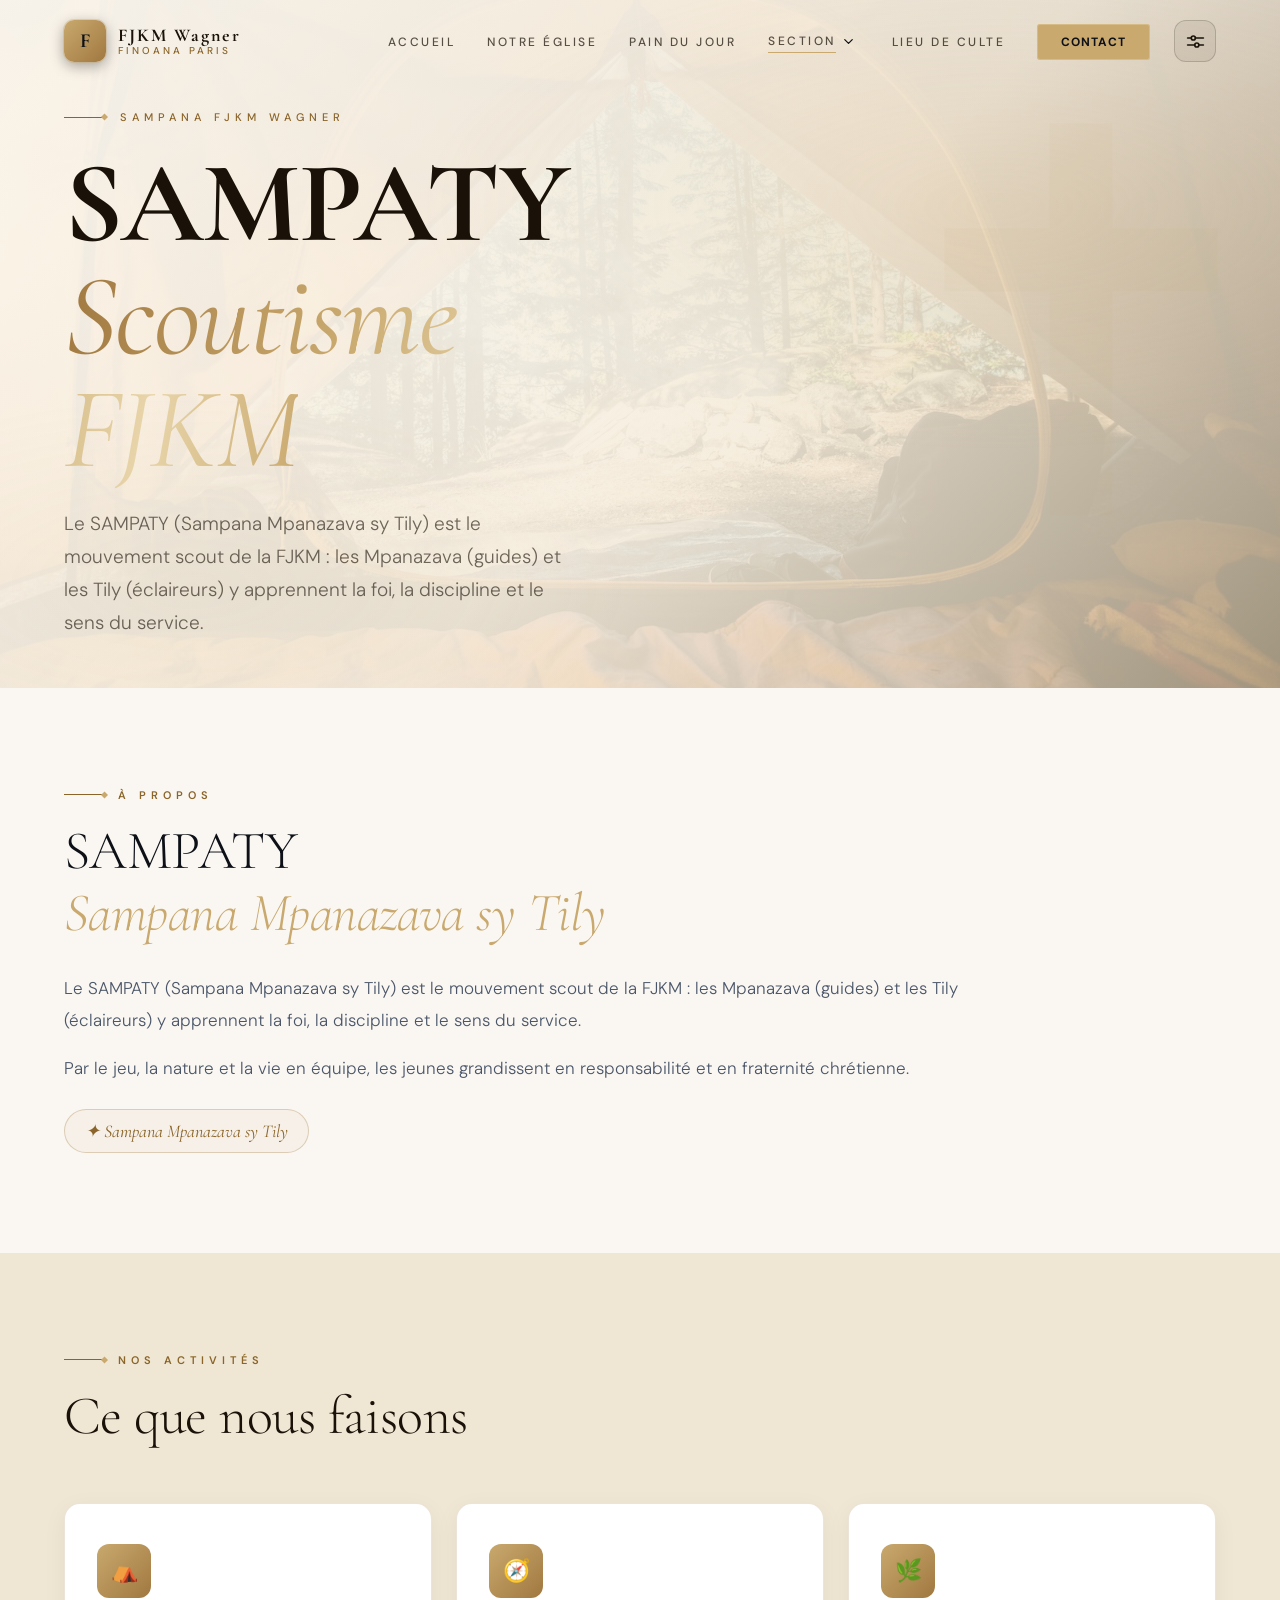
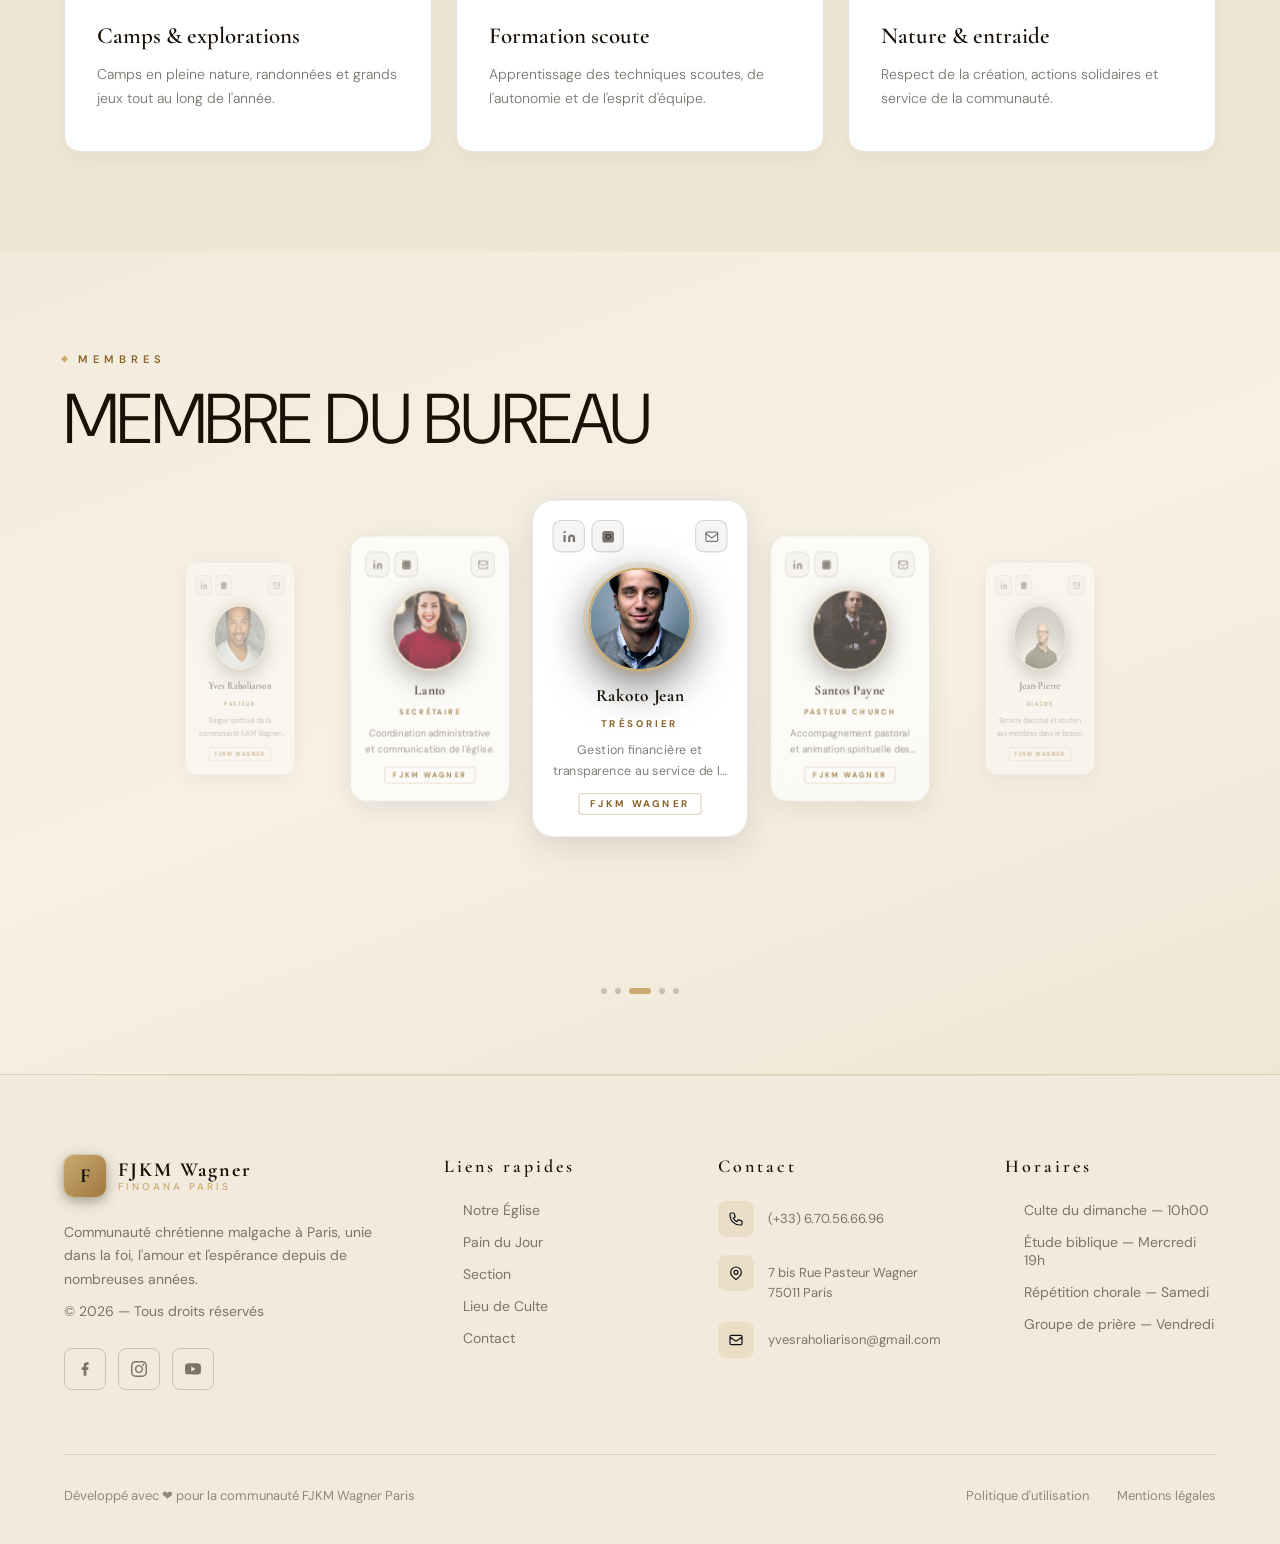
<file: pages/sampaty.html>
<!DOCTYPE html>
<html lang="fr" data-lang="fr">
<head>
  <meta charset="UTF-8" />
  <meta name="viewport" content="width=device-width, initial-scale=1.0, viewport-fit=cover" />
  <meta name="description" content="SAMPATY — Sampana Mpanazava sy Tily de l'église FJKM Wagner Paris." />
  <title>SAMPATY – FJKM Wagner Paris</title>
  <link rel="icon" href="data:image/svg+xml,%3Csvg xmlns='http://www.w3.org/2000/svg' viewBox='0 0 64 64'%3E%3Crect width='64' height='64' rx='14' fill='%23C9A96E'/%3E%3Ctext x='32' y='45' font-family='Georgia,serif' font-size='38' font-weight='700' text-anchor='middle' fill='%230D1117'%3EF%3C/text%3E%3C/svg%3E" />
  <link rel="preconnect" href="https://fonts.googleapis.com" />
  <link href="https://fonts.googleapis.com/css2?family=Cormorant+Garamond:ital,wght@0,300;0,400;0,600;0,700;1,300;1,400&family=DM+Sans:wght@300;400;500;600;700&display=swap" rel="stylesheet" />
  <link rel="stylesheet" href="../assets/css/contact.css?v=15" />
  <link rel="stylesheet" href="../assets/css/sections.css?v=15" />
  <link rel="stylesheet" href="../assets/css/bureau.css?v=15" />
  <link rel="stylesheet" href="../assets/css/responsive.css?v=15" />
  <link rel="stylesheet" href="../assets/css/theme.css?v=15" />
  <link rel="stylesheet" href="../assets/css/mobile-nav.css?v=15" />
</head>
<body>
<nav id="navbar"></nav>

<div class="mobile-menu" id="mobileMenu">
  <button class="mobile-close" id="mobileClose">✕</button>
  <a href="../index.html" onclick="closeMobile()">Accueil</a>
  <a href="notre-eglise.html" onclick="closeMobile()">Notre Église</a>
  <a href="../index.html#perikopa" onclick="closeMobile()">Pain du Jour</a>
  <a href="sections.html" onclick="closeMobile()">Section</a>
  <a href="toerana.html" onclick="closeMobile()">Lieu de Culte</a>
  <a href="contact.html" onclick="closeMobile()">Contact</a>
</div>
<!-- HERO -->
<section id="hero" class="s-hero" data-testid="section-hero-sampaty">
  <div class="hero-bg" style="background-image:url('../assets/images/sections-sampaty.jpg')"></div>
  <div class="hero-overlay"></div>
  <div class="hero-content">
    <div class="hero-eyebrow">
      <div class="hero-eyebrow-line"></div>
      <span data-fr="Sampana FJKM Wagner" data-mg="Sampana FJKM Wagner" data-en="FJKM Wagner Group">Sampana FJKM Wagner</span>
    </div>
    <h1 class="hero-title"><span class="s-acronym">SAMPATY</span><br><em><span data-fr="Scoutisme FJKM" data-mg="Mpanazava sy Tily" data-en="FJKM Scouting">Scoutisme FJKM</span></em></h1>
    <p class="hero-subtitle"><span data-fr="Le SAMPATY (Sampana Mpanazava sy Tily) est le mouvement scout de la FJKM : les Mpanazava (guides) et les Tily (éclaireurs) y apprennent la foi, la discipline et le sens du service." data-mg="Ny SAMPATY (Sampana Mpanazava sy Tily) no hetsika skoto ao amin'ny FJKM : ianaran'ny Mpanazava sy ny Tily ny finoana, ny fitsipika ary ny fanompoana." data-en="SAMPATY (Sampana Mpanazava sy Tily) is the FJKM scouting movement: Mpanazava (guides) and Tily (scouts) learn faith, discipline and service.">Le SAMPATY (Sampana Mpanazava sy Tily) est le mouvement scout de la FJKM : les Mpanazava (guides) et les Tily (éclaireurs) y apprennent la foi, la discipline et le sens du service.</span></p>
  </div>
</section>

<!-- À PROPOS -->
<section id="s-about">
  <div class="s-about-inner">
    <div class="section-label reveal">
      <div class="hero-eyebrow-line"></div>
      <span data-fr="À propos" data-mg="Momba anay" data-en="About us">À propos</span>
    </div>
    <h2 class="section-heading reveal reveal-delay-1" style="font-family:'Cormorant Garamond',serif;font-size:clamp(32px,4.5vw,54px);font-weight:300;line-height:1.15">SAMPATY<br><em style="font-style:italic;color:var(--gold)">Sampana Mpanazava sy Tily</em></h2>
    <p class="s-about-text reveal reveal-delay-1"><span data-fr="Le SAMPATY (Sampana Mpanazava sy Tily) est le mouvement scout de la FJKM : les Mpanazava (guides) et les Tily (éclaireurs) y apprennent la foi, la discipline et le sens du service." data-mg="Ny SAMPATY (Sampana Mpanazava sy Tily) no hetsika skoto ao amin'ny FJKM : ianaran'ny Mpanazava sy ny Tily ny finoana, ny fitsipika ary ny fanompoana." data-en="SAMPATY (Sampana Mpanazava sy Tily) is the FJKM scouting movement: Mpanazava (guides) and Tily (scouts) learn faith, discipline and service.">Le SAMPATY (Sampana Mpanazava sy Tily) est le mouvement scout de la FJKM : les Mpanazava (guides) et les Tily (éclaireurs) y apprennent la foi, la discipline et le sens du service.</span></p>
    <p class="s-about-text reveal reveal-delay-2"><span data-fr="Par le jeu, la nature et la vie en équipe, les jeunes grandissent en responsabilité et en fraternité chrétienne." data-mg="Amin'ny alalan'ny kilalao, ny zavaboary ary ny fiainana an-tarika no itomboan'ny tanora amin'ny andraikitra sy ny firahalahiana kristiana." data-en="Through games, nature and team life, young people grow in responsibility and Christian fellowship.">Par le jeu, la nature et la vie en équipe, les jeunes grandissent en responsabilité et en fraternité chrétienne.</span></p>
    <div class="s-fullname reveal reveal-delay-2">✦ Sampana Mpanazava sy Tily</div>
  </div>
</section>

<!-- ACTIVITÉS -->
<section id="s-activities">
  <div class="section-label reveal">
    <div class="hero-eyebrow-line"></div>
    <span data-fr="Nos activités" data-mg="Ny asanay" data-en="Our activities">Nos activités</span>
  </div>
  <h2 class="section-heading reveal reveal-delay-1" style="font-family:'Cormorant Garamond',serif;font-size:clamp(32px,4.5vw,54px);font-weight:300;line-height:1.15"><span data-fr="Ce que nous faisons" data-mg="Izay ataonay" data-en="What we do">Ce que nous faisons</span></h2>
  <div class="s-act-grid">
    <div class="s-act-card reveal" data-testid="activity-card-sampaty-0">
      <div class="s-act-icon">⛺</div>
      <div class="s-act-title"><span data-fr="Camps & explorations" data-mg="Lasy & fitsangatsanganana" data-en="Camps & explorations">Camps & explorations</span></div>
      <p class="s-act-text"><span data-fr="Camps en pleine nature, randonnées et grands jeux tout au long de l'année." data-mg="Lasy any anaty zavaboary, dia lavitra ary kilalao lehibe mandritra ny taona." data-en="Camps in nature, hikes and great games throughout the year.">Camps en pleine nature, randonnées et grands jeux tout au long de l'année.</span></p>
    </div>
    <div class="s-act-card reveal reveal-delay-1" data-testid="activity-card-sampaty-1">
      <div class="s-act-icon">🧭</div>
      <div class="s-act-title"><span data-fr="Formation scoute" data-mg="Fiofanana skoto" data-en="Scout training">Formation scoute</span></div>
      <p class="s-act-text"><span data-fr="Apprentissage des techniques scoutes, de l'autonomie et de l'esprit d'équipe." data-mg="Fianarana ny teknika skoto, ny fahaleovan-tena ary ny fiaraha-miasa." data-en="Learning scouting skills, autonomy and team spirit.">Apprentissage des techniques scoutes, de l'autonomie et de l'esprit d'équipe.</span></p>
    </div>
    <div class="s-act-card reveal reveal-delay-2" data-testid="activity-card-sampaty-2">
      <div class="s-act-icon">🌿</div>
      <div class="s-act-title"><span data-fr="Nature & entraide" data-mg="Zavaboary & fifanampiana" data-en="Nature & mutual aid">Nature & entraide</span></div>
      <p class="s-act-text"><span data-fr="Respect de la création, actions solidaires et service de la communauté." data-mg="Fanajana ny zavaboary, asa fifanampiana ary fanompoana ny fiangonana." data-en="Respect for creation, solidarity actions and community service.">Respect de la création, actions solidaires et service de la communauté.</span></p>
    </div>
  </div>
</section>

<!-- INFOS -->


<!-- MEMBRES DU BUREAU -->
<section id="bureau">
  <div class="section-intro reveal" style="padding:0 5%">
    <div class="section-label">
      <div class="section-label-line"></div>
      <span data-fr="Membres" data-en="Members" data-mg="Mpikambana">Membres</span>
    </div>
    <h2 class="section-heading" data-fr="MEMBRE DU BUREAU" data-en="BOARD MEMBERS" data-mg="MPIKAMBANA ANY AN'NY BIRAO">MEMBRE DU BUREAU</h2>
  </div>

  <div class="bc-stage">
    <div class="bc-carousel" id="bcCarousel">

      <!-- Card 0 — Yves Raholiarson / Pasteur -->
      <div class="bc-card" data-index="0">
        <div class="bc-top">
          <div class="bc-icons-left">
            <a href="https://www.linkedin.com/in/fjkmwagnerparis" class="bc-icon" title="LinkedIn" target="_blank" rel="noopener noreferrer">
              <svg width="13" height="13" fill="currentColor" viewBox="0 0 24 24"><path d="M16 8a6 6 0 0 1 6 6v7h-4v-7a2 2 0 0 0-2-2 2 2 0 0 0-2 2v7h-4v-7a6 6 0 0 1 6-6z"/><rect x="2" y="9" width="4" height="12"/><circle cx="4" cy="4" r="2"/></svg>
            </a>
            <a href="https://www.instagram.com/fjkmwagnerparis" class="bc-icon" title="Instagram" target="_blank" rel="noopener noreferrer">
              <svg width="13" height="13" fill="currentColor" viewBox="0 0 24 24"><rect x="2" y="2" width="20" height="20" rx="5" ry="5"/><path fill="none" stroke="currentColor" stroke-width="2" d="M16 11.37A4 4 0 1 1 12.63 8 4 4 0 0 1 16 11.37z"/><line fill="none" stroke="currentColor" stroke-width="2" x1="17.5" y1="6.5" x2="17.51" y2="6.5"/></svg>
            </a>
          </div>
          <a href="mailto:pinelanthony@outlook.fr" class="bc-icon" title="Email">
            <svg width="13" height="13" fill="none" stroke="currentColor" stroke-width="2" stroke-linecap="round" stroke-linejoin="round" viewBox="0 0 24 24"><rect x="2" y="4" width="20" height="16" rx="2"/><path d="m22 7-10 7L2 7"/></svg>
          </a>
        </div>
        <div class="bc-avatar">
          <img src="../assets/images/eglise-bureau-1.jpg?v=15" alt="Yves Raholiarson" />
        </div>
        <div class="bc-name">Yves Raholiarson</div>
        <div class="bc-role" data-fr="Pasteur" data-en="Pastor" data-mg="Pasteur">Pasteur</div>
        <p class="bc-desc" data-fr="Berger spirituel de la communauté FJKM Wagner Paris." data-en="Spiritual shepherd of the FJKM Wagner Paris community." data-mg="Mpiandry ara-panahy ny FJKM Wagner Paris.">Berger spirituel de la communauté FJKM Wagner Paris.</p>
        <div class="bc-footer"><span class="bc-tag">FJKM Wagner</span></div>
      </div>

      <!-- Card 1 — Lanto / Secrétaire -->
      <div class="bc-card" data-index="1">
        <div class="bc-top">
          <div class="bc-icons-left">
            <a href="https://www.linkedin.com/in/fjkmwagnerparis" class="bc-icon" title="LinkedIn" target="_blank" rel="noopener noreferrer">
              <svg width="13" height="13" fill="currentColor" viewBox="0 0 24 24"><path d="M16 8a6 6 0 0 1 6 6v7h-4v-7a2 2 0 0 0-2-2 2 2 0 0 0-2 2v7h-4v-7a6 6 0 0 1 6-6z"/><rect x="2" y="9" width="4" height="12"/><circle cx="4" cy="4" r="2"/></svg>
            </a>
            <a href="https://www.instagram.com/fjkmwagnerparis" class="bc-icon" title="Instagram" target="_blank" rel="noopener noreferrer">
              <svg width="13" height="13" fill="currentColor" viewBox="0 0 24 24"><rect x="2" y="2" width="20" height="20" rx="5" ry="5"/><path fill="none" stroke="currentColor" stroke-width="2" d="M16 11.37A4 4 0 1 1 12.63 8 4 4 0 0 1 16 11.37z"/><line fill="none" stroke="currentColor" stroke-width="2" x1="17.5" y1="6.5" x2="17.51" y2="6.5"/></svg>
            </a>
          </div>
          <a href="mailto:toxdago@live.fr" class="bc-icon" title="Email">
            <svg width="13" height="13" fill="none" stroke="currentColor" stroke-width="2" stroke-linecap="round" stroke-linejoin="round" viewBox="0 0 24 24"><rect x="2" y="4" width="20" height="16" rx="2"/><path d="m22 7-10 7L2 7"/></svg>
          </a>
        </div>
        <div class="bc-avatar">
          <img src="../assets/images/eglise-bureau-2.jpg?v=15" alt="Lanto" />
        </div>
        <div class="bc-name">Lanto</div>
        <div class="bc-role" data-fr="Secrétaire" data-en="Secretary" data-mg="Sekretera">Secrétaire</div>
        <p class="bc-desc" data-fr="Coordination administrative et communication de l'église." data-en="Administrative coordination and church communication." data-mg="Fitantanana ara-pitantanana sy fifandraisana ny fiangonana.">Coordination administrative et communication de l'église.</p>
        <div class="bc-footer"><span class="bc-tag">FJKM Wagner</span></div>
      </div>

      <!-- Card 2 — Trésorier (center / default active) -->
      <div class="bc-card" data-index="2">
        <div class="bc-top">
          <div class="bc-icons-left">
            <a href="https://www.linkedin.com/in/fjkmwagnerparis" class="bc-icon" title="LinkedIn" target="_blank" rel="noopener noreferrer">
              <svg width="13" height="13" fill="currentColor" viewBox="0 0 24 24"><path d="M16 8a6 6 0 0 1 6 6v7h-4v-7a2 2 0 0 0-2-2 2 2 0 0 0-2 2v7h-4v-7a6 6 0 0 1 6-6z"/><rect x="2" y="9" width="4" height="12"/><circle cx="4" cy="4" r="2"/></svg>
            </a>
            <a href="https://www.instagram.com/fjkmwagnerparis" class="bc-icon" title="Instagram" target="_blank" rel="noopener noreferrer">
              <svg width="13" height="13" fill="currentColor" viewBox="0 0 24 24"><rect x="2" y="2" width="20" height="20" rx="5" ry="5"/><path fill="none" stroke="currentColor" stroke-width="2" d="M16 11.37A4 4 0 1 1 12.63 8 4 4 0 0 1 16 11.37z"/><line fill="none" stroke="currentColor" stroke-width="2" x1="17.5" y1="6.5" x2="17.51" y2="6.5"/></svg>
            </a>
          </div>
          <a href="mailto:toxdago@live.fr" class="bc-icon" title="Email">
            <svg width="13" height="13" fill="none" stroke="currentColor" stroke-width="2" stroke-linecap="round" stroke-linejoin="round" viewBox="0 0 24 24"><rect x="2" y="4" width="20" height="16" rx="2"/><path d="m22 7-10 7L2 7"/></svg>
          </a>
        </div>
        <div class="bc-avatar">
          <img src="../assets/images/eglise-bureau-3.jpg?v=15" alt="Rakoto Jean" />
        </div>
        <div class="bc-name">Rakoto Jean</div>
        <div class="bc-role" data-fr="Trésorier" data-en="Treasurer" data-mg="Mpitahiry harena">Trésorier</div>
        <p class="bc-desc" data-fr="Gestion financière et transparence au service de la communauté." data-en="Financial management at the service of the community." data-mg="Fitantanana ara-bola ho an'ny fiangonana.">Gestion financière et transparence au service de la communauté.</p>
        <div class="bc-footer"><span class="bc-tag">FJKM Wagner</span></div>
      </div>

      <!-- Card 3 — Santos Payne / Pasteur Church -->
      <div class="bc-card" data-index="3">
        <div class="bc-top">
          <div class="bc-icons-left">
            <a href="https://www.linkedin.com/in/fjkmwagnerparis" class="bc-icon" title="LinkedIn" target="_blank" rel="noopener noreferrer">
              <svg width="13" height="13" fill="currentColor" viewBox="0 0 24 24"><path d="M16 8a6 6 0 0 1 6 6v7h-4v-7a2 2 0 0 0-2-2 2 2 0 0 0-2 2v7h-4v-7a6 6 0 0 1 6-6z"/><rect x="2" y="9" width="4" height="12"/><circle cx="4" cy="4" r="2"/></svg>
            </a>
            <a href="https://www.instagram.com/fjkmwagnerparis" class="bc-icon" title="Instagram" target="_blank" rel="noopener noreferrer">
              <svg width="13" height="13" fill="currentColor" viewBox="0 0 24 24"><rect x="2" y="2" width="20" height="20" rx="5" ry="5"/><path fill="none" stroke="currentColor" stroke-width="2" d="M16 11.37A4 4 0 1 1 12.63 8 4 4 0 0 1 16 11.37z"/><line fill="none" stroke="currentColor" stroke-width="2" x1="17.5" y1="6.5" x2="17.51" y2="6.5"/></svg>
            </a>
          </div>
          <a href="mailto:toxdago@live.fr" class="bc-icon" title="Email">
            <svg width="13" height="13" fill="none" stroke="currentColor" stroke-width="2" stroke-linecap="round" stroke-linejoin="round" viewBox="0 0 24 24"><rect x="2" y="4" width="20" height="16" rx="2"/><path d="m22 7-10 7L2 7"/></svg>
          </a>
        </div>
        <div class="bc-avatar">
          <img src="../assets/images/eglise-bureau-4.jpg?v=15" alt="Santos Payne" />
        </div>
        <div class="bc-name">Santos Payne</div>
        <div class="bc-role" data-fr="Pasteur Church" data-en="Pastor Church" data-mg="Pasteur Church">Pasteur Church</div>
        <p class="bc-desc" data-fr="Accompagnement pastoral et animation spirituelle des fidèles." data-en="Pastoral accompaniment and spiritual facilitation." data-mg="Fanohanan-pastoraly sy famelombelomana ara-panahy.">Accompagnement pastoral et animation spirituelle des fidèles.</p>
        <div class="bc-footer"><span class="bc-tag">FJKM Wagner</span></div>
      </div>

      <!-- Card 4 — Jean-Pierre / Diacre -->
      <div class="bc-card" data-index="4">
        <div class="bc-top">
          <div class="bc-icons-left">
            <a href="https://www.linkedin.com/in/fjkmwagnerparis" class="bc-icon" title="LinkedIn" target="_blank" rel="noopener noreferrer">
              <svg width="13" height="13" fill="currentColor" viewBox="0 0 24 24"><path d="M16 8a6 6 0 0 1 6 6v7h-4v-7a2 2 0 0 0-2-2 2 2 0 0 0-2 2v7h-4v-7a6 6 0 0 1 6-6z"/><rect x="2" y="9" width="4" height="12"/><circle cx="4" cy="4" r="2"/></svg>
            </a>
            <a href="https://www.instagram.com/fjkmwagnerparis" class="bc-icon" title="Instagram" target="_blank" rel="noopener noreferrer">
              <svg width="13" height="13" fill="currentColor" viewBox="0 0 24 24"><rect x="2" y="2" width="20" height="20" rx="5" ry="5"/><path fill="none" stroke="currentColor" stroke-width="2" d="M16 11.37A4 4 0 1 1 12.63 8 4 4 0 0 1 16 11.37z"/><line fill="none" stroke="currentColor" stroke-width="2" x1="17.5" y1="6.5" x2="17.51" y2="6.5"/></svg>
            </a>
          </div>
          <a href="mailto:toxdago@live.fr" class="bc-icon" title="Email">
            <svg width="13" height="13" fill="none" stroke="currentColor" stroke-width="2" stroke-linecap="round" stroke-linejoin="round" viewBox="0 0 24 24"><rect x="2" y="4" width="20" height="16" rx="2"/><path d="m22 7-10 7L2 7"/></svg>
          </a>
        </div>
        <div class="bc-avatar">
          <img src="../assets/images/eglise-bureau-5.jpg?v=15" alt="Jean-Pierre" />
        </div>
        <div class="bc-name">Jean-Pierre</div>
        <div class="bc-role" data-fr="Diacre" data-en="Deacon" data-mg="Diakona">Diacre</div>
        <p class="bc-desc" data-fr="Service diaconal et soutien aux membres dans le besoin." data-en="Diaconal service and support for members in need." data-mg="Fanompoam-diakona sy fanampiana ny mpikambana sahirana.">Service diaconal et soutien aux membres dans le besoin.</p>
        <div class="bc-footer"><span class="bc-tag">FJKM Wagner</span></div>
      </div>

    </div>
    <div class="bc-dots" id="bcDots"></div>
  </div>
</section>

<footer id="footer"></footer>

<!-- BACK TO TOP -->
<button id="backtotop" onclick="window.scrollTo({top:0,behavior:'smooth'})" aria-label="Retour en haut">
  <svg width="18" height="18" fill="none" stroke="currentColor" stroke-width="2.5" viewBox="0 0 24 24">
    <path stroke-linecap="round" stroke-linejoin="round" d="M5 15l7-7 7 7"/>
  </svg>
</button>

<!-- CONTRÔLES FLOTTANTS -->
<div id="floatingControls" aria-label="Contrôles de langue et de thème">
  <div id="langPanel" role="group" aria-label="Choisir la langue">
    <button class="lang-btn" id="btnFR" aria-label="Français"><span class="lang-flag">🇫🇷</span> FR</button>
    <button class="lang-btn" id="btnMG" aria-label="Malagasy"><span class="lang-flag">🇲🇬</span> MG</button>
    <button class="lang-btn" id="btnEN" aria-label="English"><span class="lang-flag">🇬🇧</span> EN</button>
  </div>
  <div id="themePanel" role="group" aria-label="Choisir le thème">
    <button class="theme-btn" id="btnDay" aria-label="Mode jour">
      <svg class="theme-icon" viewBox="0 0 24 24" fill="none" stroke="currentColor" stroke-width="2" stroke-linecap="round" stroke-linejoin="round">
        <circle cx="12" cy="12" r="5"/>
        <line x1="12" y1="1" x2="12" y2="3"/><line x1="12" y1="21" x2="12" y2="23"/>
        <line x1="4.22" y1="4.22" x2="5.64" y2="5.64"/><line x1="18.36" y1="18.36" x2="19.78" y2="19.78"/>
        <line x1="1" y1="12" x2="3" y2="12"/><line x1="21" y1="12" x2="23" y2="12"/>
        <line x1="4.22" y1="19.78" x2="5.64" y2="18.36"/><line x1="18.36" y1="5.64" x2="19.78" y2="4.22"/>
      </svg>
      Jour
    </button>
    <button class="theme-btn" id="btnNight" aria-label="Mode nuit">
      <svg class="theme-icon" viewBox="0 0 24 24" fill="none" stroke="currentColor" stroke-width="2" stroke-linecap="round" stroke-linejoin="round">
        <path d="M21 12.79A9 9 0 1 1 11.21 3 7 7 0 0 0 21 12.79z"/>
      </svg>
      Nuit
    </button>
  </div>
</div>

<script src="../assets/js/components.js?v=15"></script>

<script src="../assets/js/chrome.js?v=15"></script>
<script src="../assets/js/bureau.js?v=15"></script>
<script src="../assets/js/mobile-nav.js?v=15"></script>
</body>
</html>
</file>
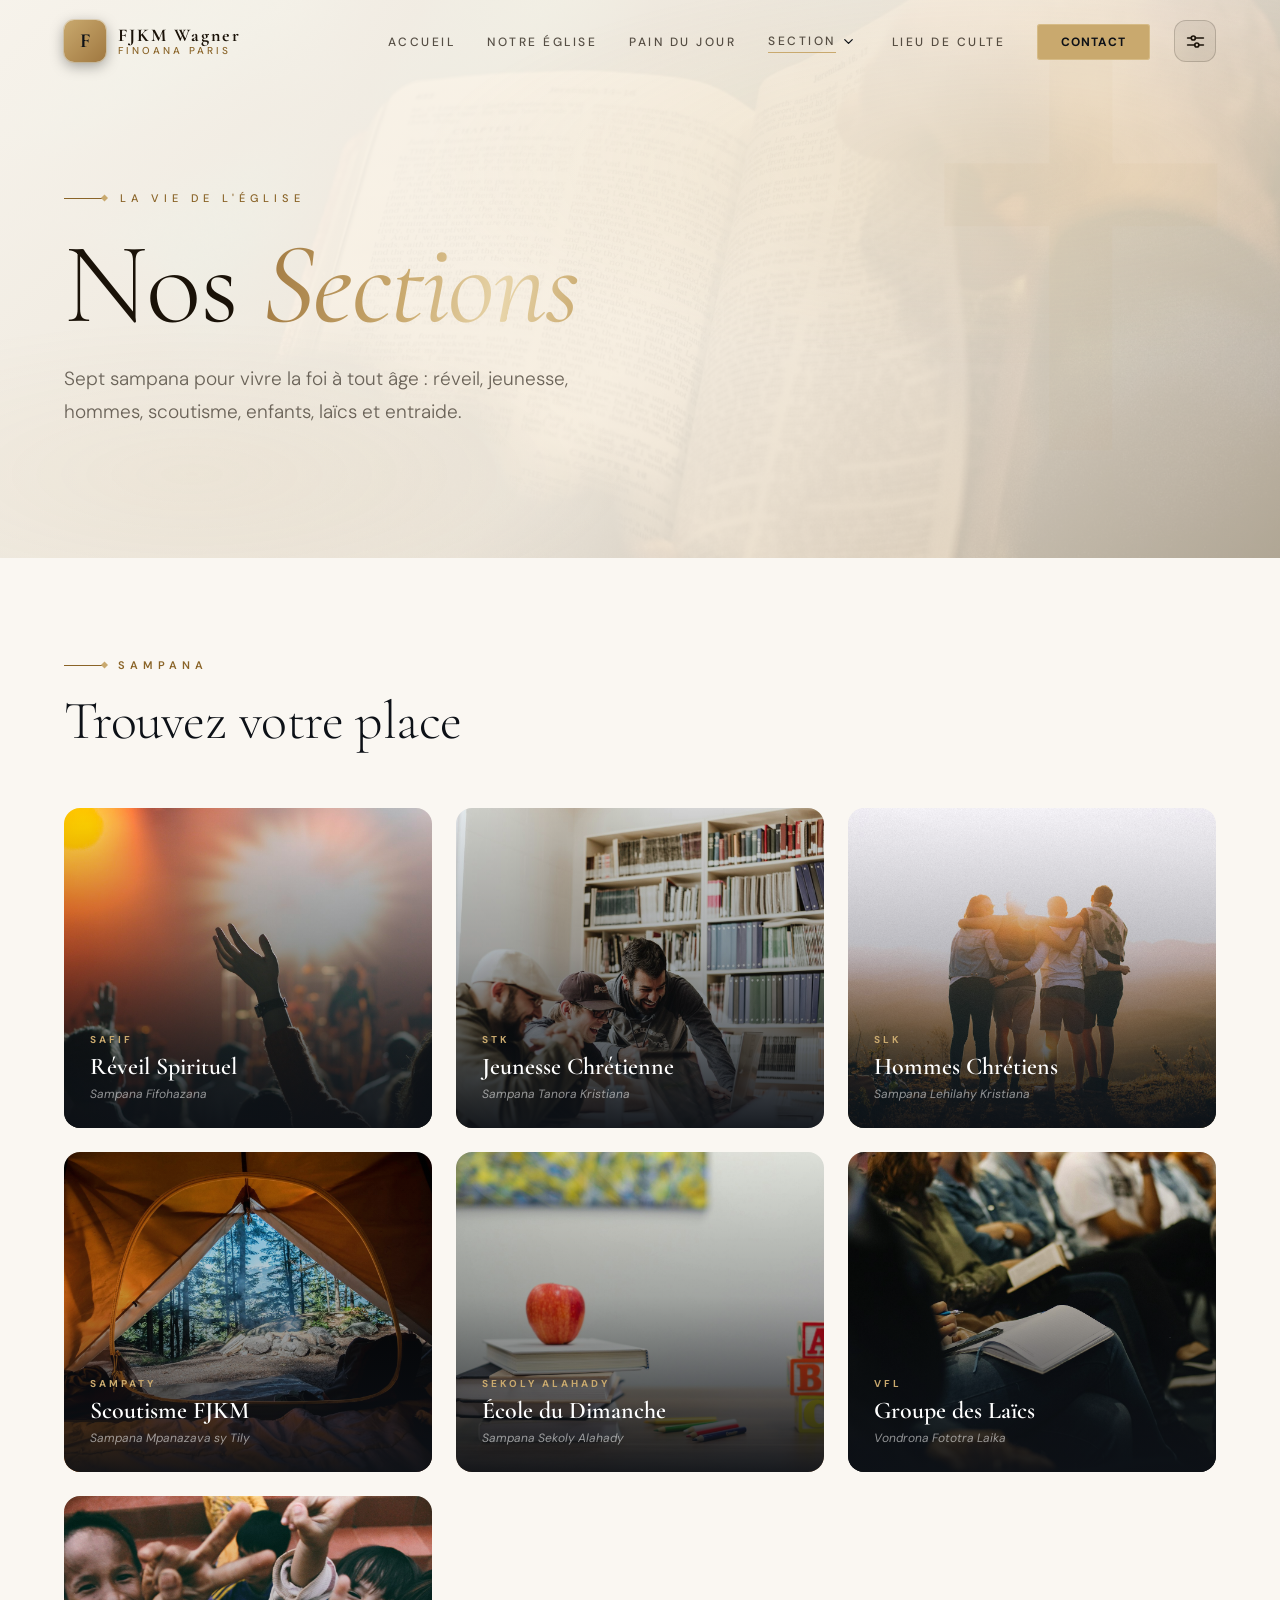
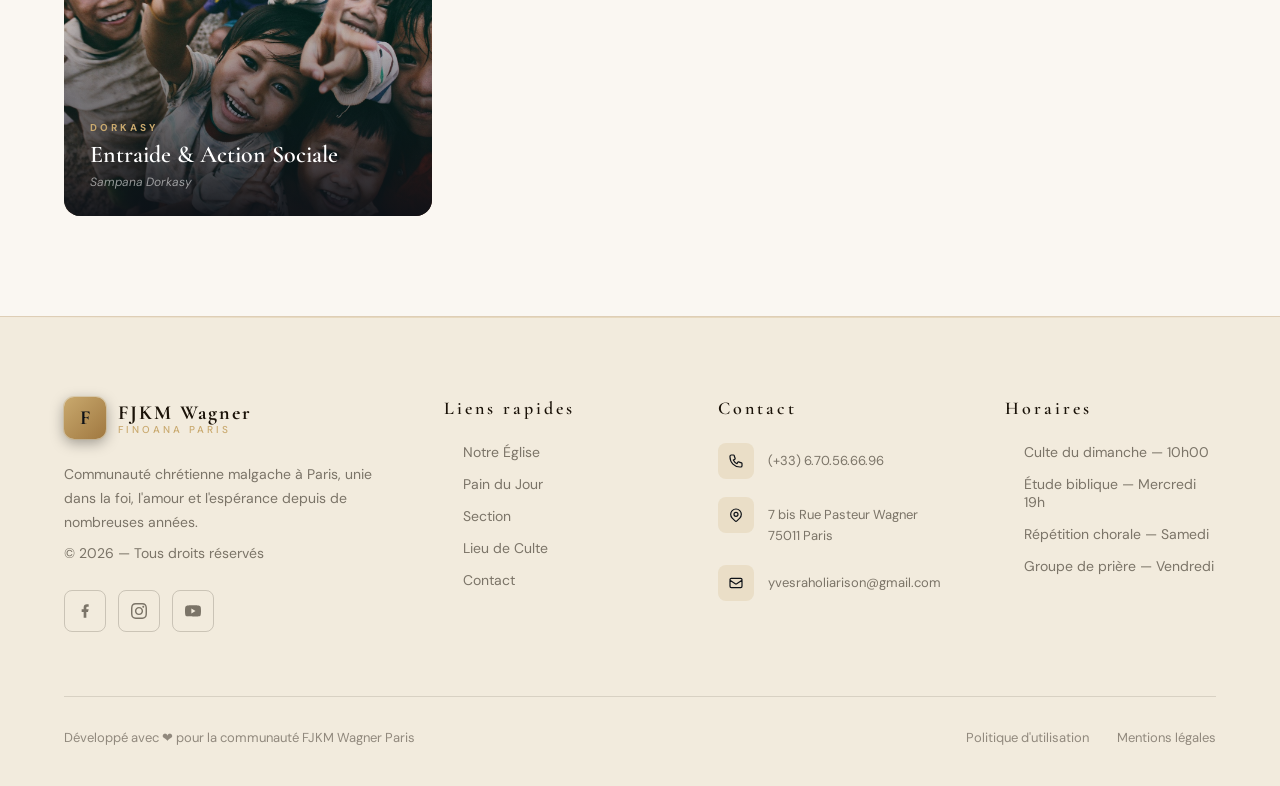
<file: pages/sections.html>
<!DOCTYPE html>
<html lang="fr" data-lang="fr">
<head>
  <meta charset="UTF-8" />
  <meta name="viewport" content="width=device-width, initial-scale=1.0, viewport-fit=cover" />
  <meta name="description" content="Les sections (sampana) de l'église FJKM Wagner Paris : SAFIF, STK, SLK, SAMPATY, Sekoly Alahady, VFL, Dorkasy." />
  <title>Sections & Sampana – FJKM Wagner Paris</title>
  <link rel="icon" href="data:image/svg+xml,%3Csvg xmlns='http://www.w3.org/2000/svg' viewBox='0 0 64 64'%3E%3Crect width='64' height='64' rx='14' fill='%23C9A96E'/%3E%3Ctext x='32' y='45' font-family='Georgia,serif' font-size='38' font-weight='700' text-anchor='middle' fill='%230D1117'%3EF%3C/text%3E%3C/svg%3E" />
  <link rel="preconnect" href="https://fonts.googleapis.com" />
  <link href="https://fonts.googleapis.com/css2?family=Cormorant+Garamond:ital,wght@0,300;0,400;0,600;0,700;1,300;1,400&family=DM+Sans:wght@300;400;500;600;700&display=swap" rel="stylesheet" />
  <link rel="stylesheet" href="../assets/css/contact.css?v=15" />
  <link rel="stylesheet" href="../assets/css/sections.css?v=15" />
  <link rel="stylesheet" href="../assets/css/responsive.css?v=15" />
  <link rel="stylesheet" href="../assets/css/theme.css?v=15" />
  <link rel="stylesheet" href="../assets/css/mobile-nav.css?v=15" />
</head>
<body>
<nav id="navbar"></nav>

<div class="mobile-menu" id="mobileMenu">
  <button class="mobile-close" id="mobileClose">✕</button>
  <a href="../index.html" onclick="closeMobile()" data-fr="Accueil" data-en="Home" data-mg="Fandraisana">Accueil</a>
  <a href="notre-eglise.html" onclick="closeMobile()" data-fr="Notre Église" data-en="Our Church" data-mg="Fiangonana">Notre Église</a>
  <a href="../index.html#perikopa" onclick="closeMobile()" data-fr="Pain du Jour" data-en="Daily Bread" data-mg="Mofo isan'andro">Pain du Jour</a>
  <a href="sections.html" onclick="closeMobile()" data-fr="Section" data-en="Groups" data-mg="Sampana">Section</a>
  <a href="toerana.html" onclick="closeMobile()" data-fr="Lieu de Culte" data-en="Worship Place" data-mg="Toerana Fivavahana">Lieu de Culte</a>
  <a href="contact.html" onclick="closeMobile()" data-fr="Contact" data-en="Contact" data-mg="Fifandraisana">Contact</a>
</div>
<!-- HERO -->
<section id="hero" class="s-hero" data-testid="sections-listing-hero">
  <div class="hero-bg" style="background-image:url('../assets/images/accueil-galerie-5.jpg')" data-photo-key="sections-hero"></div>
  <div class="hero-overlay"></div>
  <div class="hero-content">
    <div class="hero-eyebrow">
      <div class="hero-eyebrow-line"></div>
      <span data-fr="La vie de l'église" data-mg="Ny fiainam-piangonana" data-en="Church life">La vie de l'église</span>
    </div>
    <h1 class="hero-title"><span data-fr="Nos" data-mg="Ny" data-en="Our">Nos</span> <em data-fr="Sections" data-mg="Sampana" data-en="Groups">Sections</em></h1>
    <p class="hero-subtitle"><span data-fr="Sept sampana pour vivre la foi à tout âge : réveil, jeunesse, hommes, scoutisme, enfants, laïcs et entraide." data-mg="Sampana fito hiainana ny finoana amin'ny taona rehetra : fifohazana, tanora, lehilahy, skoto, ankizy, laika ary fiantrana." data-en="Seven groups to live out faith at every age: revival, youth, men, scouting, children, laity and charity.">Sept sampana pour vivre la foi à tout âge : réveil, jeunesse, hommes, scoutisme, enfants, laïcs et entraide.</span></p>
  </div>
</section>

<!-- LISTING -->
<section id="s-listing">
  <div class="section-label reveal">
    <div class="hero-eyebrow-line"></div>
    <span data-fr="Sampana" data-mg="Sampana" data-en="Groups">Sampana</span>
  </div>
  <h2 class="section-heading reveal reveal-delay-1" style="font-family:'Cormorant Garamond',serif;font-size:clamp(32px,4.5vw,54px);font-weight:300;line-height:1.15"><span data-fr="Trouvez votre place" data-mg="Mitadiava ny toeranao" data-en="Find your place">Trouvez votre place</span></h2>
  <div class="s-list-grid">
    <a href="safif.html" class="s-list-card reveal" data-testid="section-card-safif">
      <img src="../assets/images/accueil-galerie-1.jpg?v=15" alt="SAFIF" loading="lazy" data-photo-key="sections-safif" />
      <div class="s-list-overlay"></div>
      <div class="s-list-arrow">→</div>
      <div class="s-list-content">
        <div class="s-list-acronym">SAFIF</div>
        <div class="s-list-name"><span data-fr="Réveil Spirituel" data-mg="Fifohazana" data-en="Spiritual Revival">Réveil Spirituel</span></div>
        <div class="s-list-sub">Sampana Fifohazana</div>
      </div>
    </a>
    <a href="stk.html" class="s-list-card reveal reveal-delay-1" data-testid="section-card-stk">
      <img src="../assets/images/accueil-galerie-4.jpg?v=15" alt="STK" loading="lazy" data-photo-key="sections-stk" />
      <div class="s-list-overlay"></div>
      <div class="s-list-arrow">→</div>
      <div class="s-list-content">
        <div class="s-list-acronym">STK</div>
        <div class="s-list-name"><span data-fr="Jeunesse Chrétienne" data-mg="Tanora Kristiana" data-en="Christian Youth">Jeunesse Chrétienne</span></div>
        <div class="s-list-sub">Sampana Tanora Kristiana</div>
      </div>
    </a>
    <a href="slk.html" class="s-list-card reveal reveal-delay-2" data-testid="section-card-slk">
      <img src="../assets/images/eglise-archive-2.jpg?v=15" alt="SLK" loading="lazy" data-photo-key="sections-slk" />
      <div class="s-list-overlay"></div>
      <div class="s-list-arrow">→</div>
      <div class="s-list-content">
        <div class="s-list-acronym">SLK</div>
        <div class="s-list-name"><span data-fr="Hommes Chrétiens" data-mg="Lehilahy Kristiana" data-en="Christian Men">Hommes Chrétiens</span></div>
        <div class="s-list-sub">Sampana Lehilahy Kristiana</div>
      </div>
    </a>
    <a href="sampaty.html" class="s-list-card reveal" data-testid="section-card-sampaty">
      <img src="../assets/images/sections-sampaty.jpg?v=15" alt="SAMPATY" loading="lazy" data-photo-key="sections-sampaty" />
      <div class="s-list-overlay"></div>
      <div class="s-list-arrow">→</div>
      <div class="s-list-content">
        <div class="s-list-acronym">SAMPATY</div>
        <div class="s-list-name"><span data-fr="Scoutisme FJKM" data-mg="Mpanazava sy Tily" data-en="FJKM Scouting">Scoutisme FJKM</span></div>
        <div class="s-list-sub">Sampana Mpanazava sy Tily</div>
      </div>
    </a>
    <a href="sekoly-alahady.html" class="s-list-card reveal reveal-delay-1" data-testid="section-card-sekoly-alahady">
      <img src="../assets/images/sections-sekoly.jpg?v=15" alt="SEKOLY ALAHADY" loading="lazy" data-photo-key="sections-sekoly" />
      <div class="s-list-overlay"></div>
      <div class="s-list-arrow">→</div>
      <div class="s-list-content">
        <div class="s-list-acronym">SEKOLY ALAHADY</div>
        <div class="s-list-name"><span data-fr="École du Dimanche" data-mg="Sekoly Alahady" data-en="Sunday School">École du Dimanche</span></div>
        <div class="s-list-sub">Sampana Sekoly Alahady</div>
      </div>
    </a>
    <a href="vfl.html" class="s-list-card reveal reveal-delay-2" data-testid="section-card-vfl">
      <img src="../assets/images/accueil-galerie-2.jpg?v=15" alt="VFL" loading="lazy" data-photo-key="sections-vfl" />
      <div class="s-list-overlay"></div>
      <div class="s-list-arrow">→</div>
      <div class="s-list-content">
        <div class="s-list-acronym">VFL</div>
        <div class="s-list-name"><span data-fr="Groupe des Laïcs" data-mg="Fototra Laika" data-en="Lay Foundation Group">Groupe des Laïcs</span></div>
        <div class="s-list-sub">Vondrona Fototra Laika</div>
      </div>
    </a>
    <a href="dorkasy.html" class="s-list-card reveal" data-testid="section-card-dorkasy">
      <img src="../assets/images/sections-dorkasy.jpg?v=15" alt="DORKASY" loading="lazy" data-photo-key="sections-dorkasy" />
      <div class="s-list-overlay"></div>
      <div class="s-list-arrow">→</div>
      <div class="s-list-content">
        <div class="s-list-acronym">DORKASY</div>
        <div class="s-list-name"><span data-fr="Entraide & Action Sociale" data-mg="Asa Fiantrana" data-en="Charity & Social Action">Entraide & Action Sociale</span></div>
        <div class="s-list-sub">Sampana Dorkasy</div>
      </div>
    </a>
  </div>
</section>

<footer id="footer"></footer>

<!-- BACK TO TOP -->
<button id="backtotop" onclick="window.scrollTo({top:0,behavior:'smooth'})" aria-label="Retour en haut">
  <svg width="18" height="18" fill="none" stroke="currentColor" stroke-width="2.5" viewBox="0 0 24 24">
    <path stroke-linecap="round" stroke-linejoin="round" d="M5 15l7-7 7 7"/>
  </svg>
</button>

<!-- CONTRÔLES FLOTTANTS -->
<div id="floatingControls" aria-label="Contrôles de langue et de thème">
  <div id="langPanel" role="group" aria-label="Choisir la langue">
    <button class="lang-btn" id="btnFR" aria-label="Français"><span class="lang-flag">🇫🇷</span> FR</button>
    <button class="lang-btn" id="btnMG" aria-label="Malagasy"><span class="lang-flag">🇲🇬</span> MG</button>
    <button class="lang-btn" id="btnEN" aria-label="English"><span class="lang-flag">🇬🇧</span> EN</button>
  </div>
  <div id="themePanel" role="group" aria-label="Choisir le thème">
    <button class="theme-btn" id="btnDay" aria-label="Mode jour">
      <svg class="theme-icon" viewBox="0 0 24 24" fill="none" stroke="currentColor" stroke-width="2" stroke-linecap="round" stroke-linejoin="round">
        <circle cx="12" cy="12" r="5"/>
        <line x1="12" y1="1" x2="12" y2="3"/><line x1="12" y1="21" x2="12" y2="23"/>
        <line x1="4.22" y1="4.22" x2="5.64" y2="5.64"/><line x1="18.36" y1="18.36" x2="19.78" y2="19.78"/>
        <line x1="1" y1="12" x2="3" y2="12"/><line x1="21" y1="12" x2="23" y2="12"/>
        <line x1="4.22" y1="19.78" x2="5.64" y2="18.36"/><line x1="18.36" y1="5.64" x2="19.78" y2="4.22"/>
      </svg>
      Jour
    </button>
    <button class="theme-btn" id="btnNight" aria-label="Mode nuit">
      <svg class="theme-icon" viewBox="0 0 24 24" fill="none" stroke="currentColor" stroke-width="2" stroke-linecap="round" stroke-linejoin="round">
        <path d="M21 12.79A9 9 0 1 1 11.21 3 7 7 0 0 0 21 12.79z"/>
      </svg>
      Nuit
    </button>
  </div>
</div>

<script src="../assets/js/components.js?v=15"></script>

<script src="../assets/js/chrome.js?v=15"></script>
<script src="../assets/js/mobile-nav.js?v=15"></script>
</body>
</html>
</file>
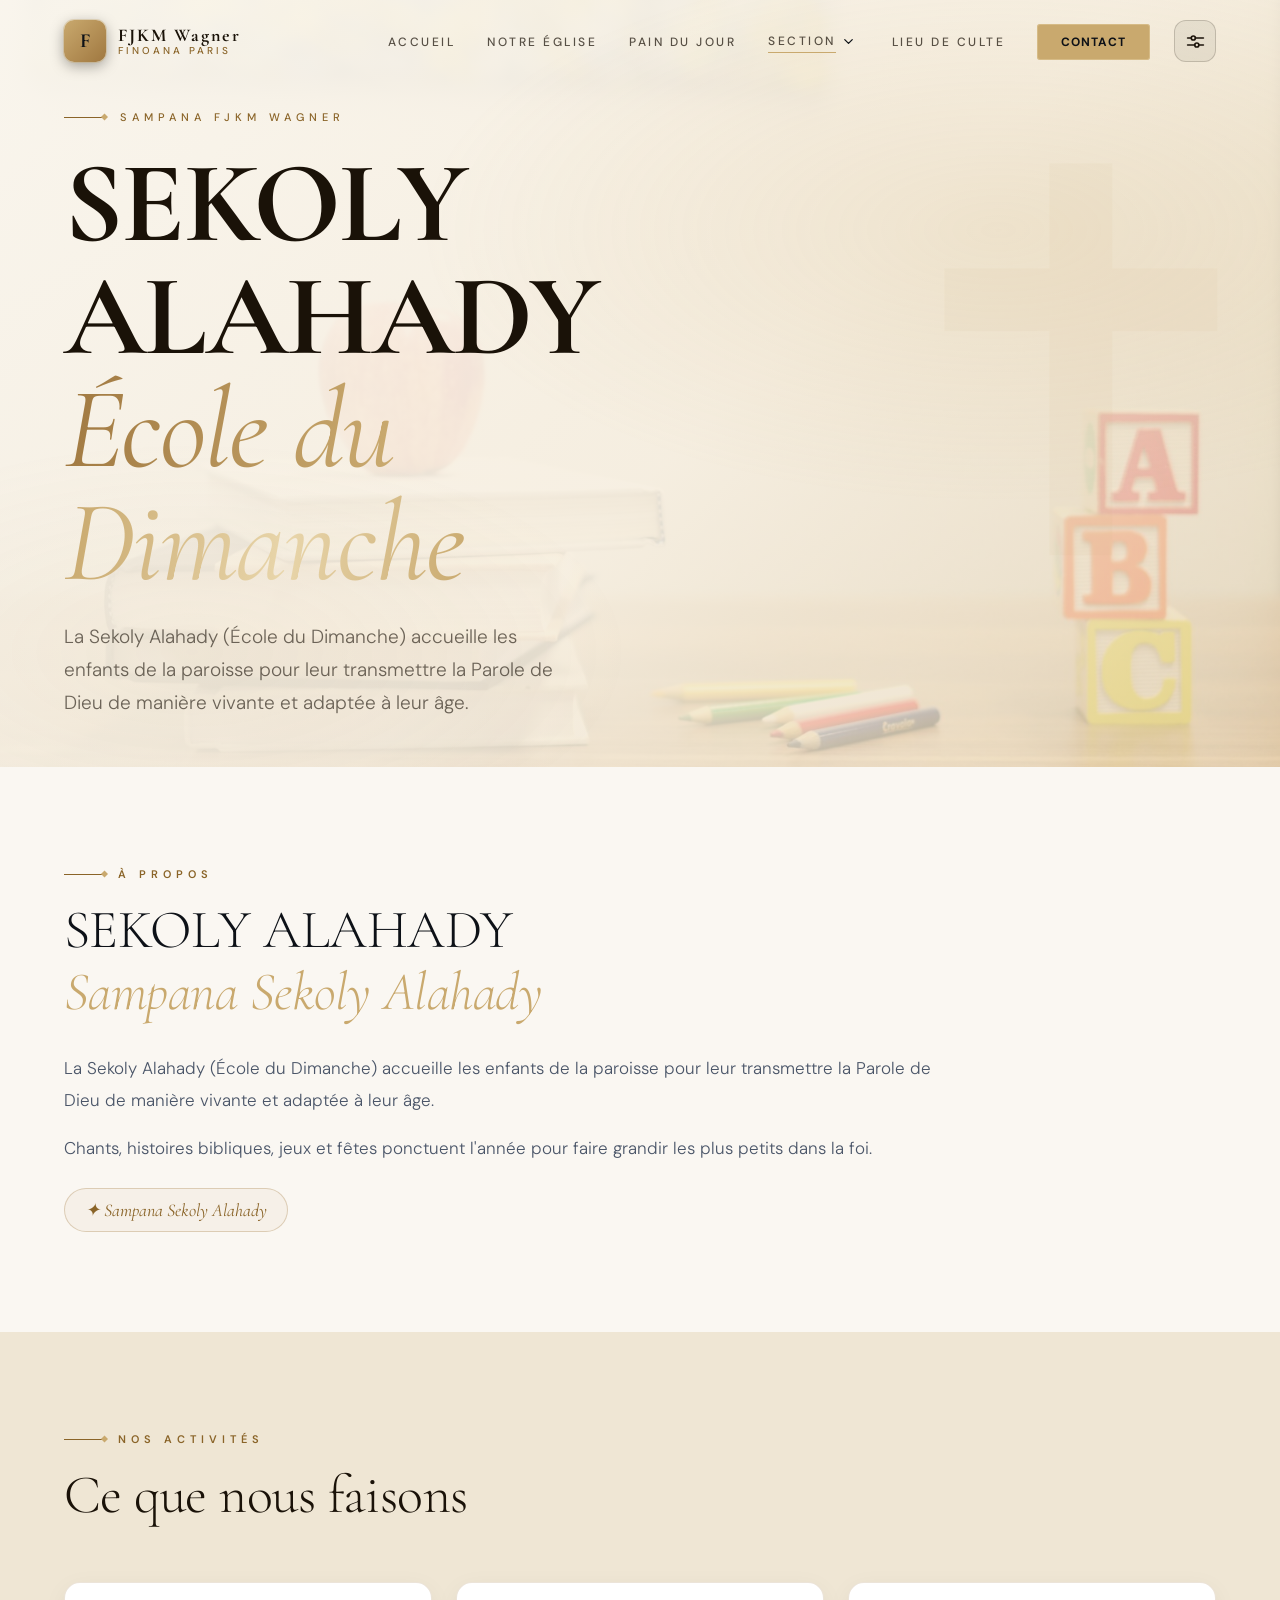
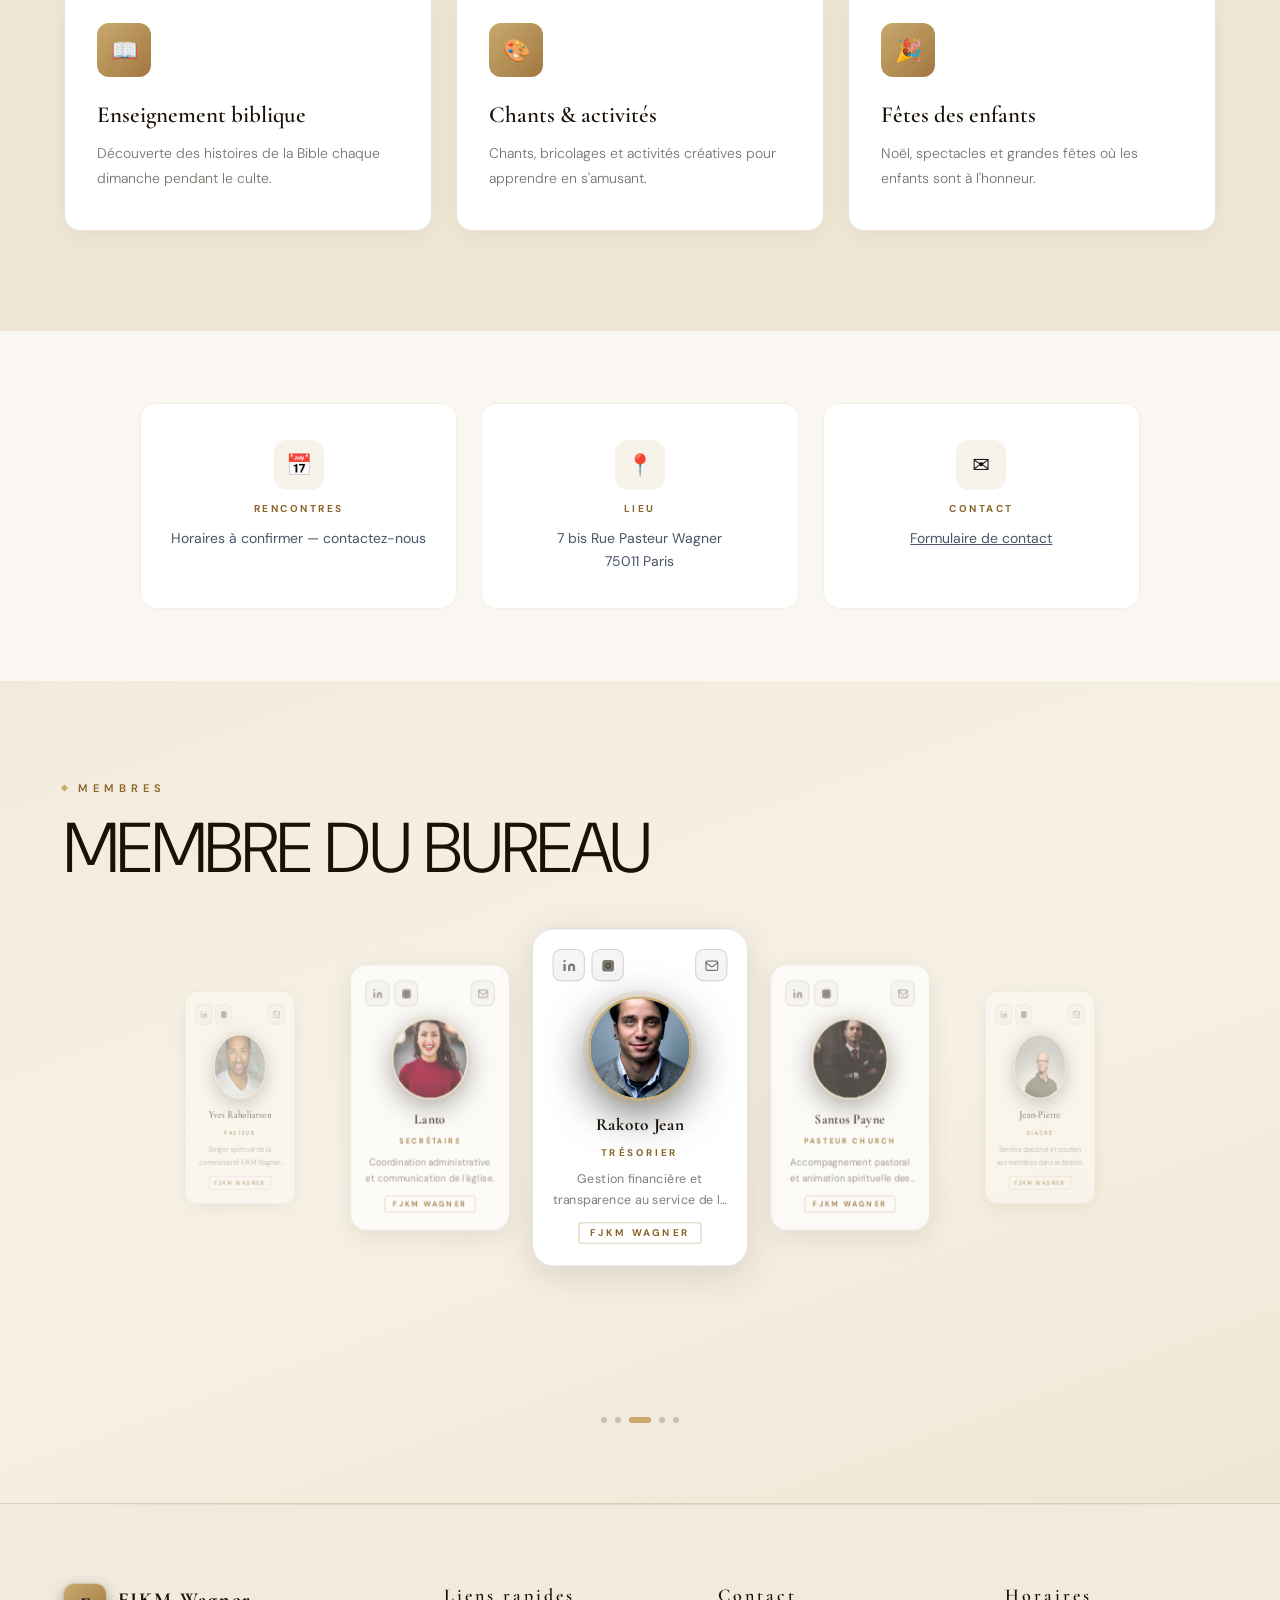
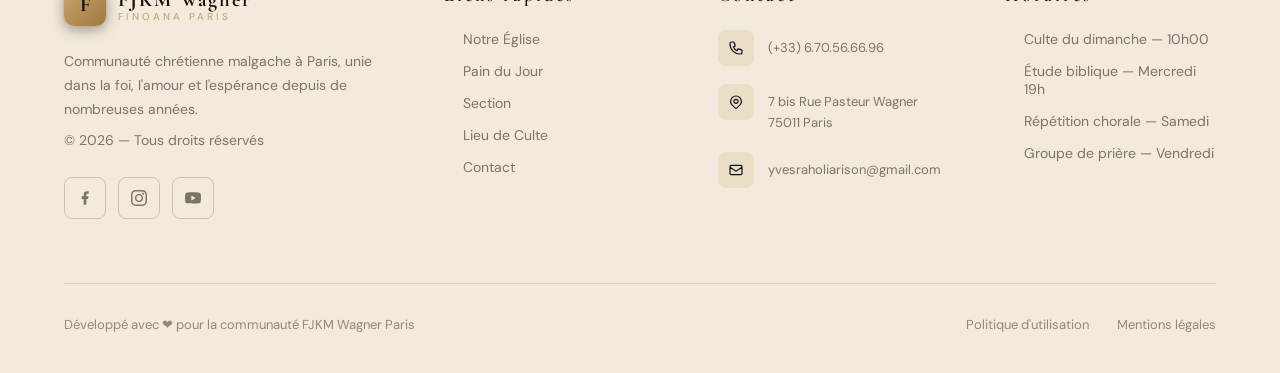
<file: pages/sekoly-alahady.html>
<!DOCTYPE html>
<html lang="fr" data-lang="fr">
<head>
  <meta charset="UTF-8" />
  <meta name="viewport" content="width=device-width, initial-scale=1.0, viewport-fit=cover" />
  <meta name="description" content="SEKOLY ALAHADY — Sampana Sekoly Alahady de l'église FJKM Wagner Paris." />
  <title>SEKOLY ALAHADY – FJKM Wagner Paris</title>
  <link rel="icon" href="data:image/svg+xml,%3Csvg xmlns='http://www.w3.org/2000/svg' viewBox='0 0 64 64'%3E%3Crect width='64' height='64' rx='14' fill='%23C9A96E'/%3E%3Ctext x='32' y='45' font-family='Georgia,serif' font-size='38' font-weight='700' text-anchor='middle' fill='%230D1117'%3EF%3C/text%3E%3C/svg%3E" />
  <link rel="preconnect" href="https://fonts.googleapis.com" />
  <link href="https://fonts.googleapis.com/css2?family=Cormorant+Garamond:ital,wght@0,300;0,400;0,600;0,700;1,300;1,400&family=DM+Sans:wght@300;400;500;600;700&display=swap" rel="stylesheet" />
  <link rel="stylesheet" href="../assets/css/contact.css?v=15" />
  <link rel="stylesheet" href="../assets/css/sections.css?v=15" />
  <link rel="stylesheet" href="../assets/css/bureau.css?v=15" />
  <link rel="stylesheet" href="../assets/css/responsive.css?v=15" />
  <link rel="stylesheet" href="../assets/css/theme.css?v=15" />
  <link rel="stylesheet" href="../assets/css/mobile-nav.css?v=15" />
</head>
<body>
<nav id="navbar"></nav>

<div class="mobile-menu" id="mobileMenu">
  <button class="mobile-close" id="mobileClose">✕</button>
  <a href="../index.html" onclick="closeMobile()">Accueil</a>
  <a href="notre-eglise.html" onclick="closeMobile()">Notre Église</a>
  <a href="../index.html#perikopa" onclick="closeMobile()">Pain du Jour</a>
  <a href="sections.html" onclick="closeMobile()">Section</a>
  <a href="toerana.html" onclick="closeMobile()">Lieu de Culte</a>
  <a href="contact.html" onclick="closeMobile()">Contact</a>
</div>
<!-- HERO -->
<section id="hero" class="s-hero" data-testid="section-hero-sekoly-alahady">
  <div class="hero-bg" style="background-image:url('../assets/images/sections-sekoly.jpg')"></div>
  <div class="hero-overlay"></div>
  <div class="hero-content">
    <div class="hero-eyebrow">
      <div class="hero-eyebrow-line"></div>
      <span data-fr="Sampana FJKM Wagner" data-mg="Sampana FJKM Wagner" data-en="FJKM Wagner Group">Sampana FJKM Wagner</span>
    </div>
    <h1 class="hero-title"><span class="s-acronym">SEKOLY ALAHADY</span><br><em><span data-fr="École du Dimanche" data-mg="Sekoly Alahady" data-en="Sunday School">École du Dimanche</span></em></h1>
    <p class="hero-subtitle"><span data-fr="La Sekoly Alahady (École du Dimanche) accueille les enfants de la paroisse pour leur transmettre la Parole de Dieu de manière vivante et adaptée à leur âge." data-mg="Ny Sekoly Alahady no mandray ny ankizy ao am-piangonana mba hampitana amin'izy ireo ny Tenin'Andriamanitra amin'ny fomba velona sy mifanaraka amin'ny taonany." data-en="Sekoly Alahady (Sunday School) welcomes the parish children to pass on God's Word in a lively, age-appropriate way.">La Sekoly Alahady (École du Dimanche) accueille les enfants de la paroisse pour leur transmettre la Parole de Dieu de manière vivante et adaptée à leur âge.</span></p>
  </div>
</section>

<!-- À PROPOS -->
<section id="s-about">
  <div class="s-about-inner">
    <div class="section-label reveal">
      <div class="hero-eyebrow-line"></div>
      <span data-fr="À propos" data-mg="Momba anay" data-en="About us">À propos</span>
    </div>
    <h2 class="section-heading reveal reveal-delay-1" style="font-family:'Cormorant Garamond',serif;font-size:clamp(32px,4.5vw,54px);font-weight:300;line-height:1.15">SEKOLY ALAHADY<br><em style="font-style:italic;color:var(--gold)">Sampana Sekoly Alahady</em></h2>
    <p class="s-about-text reveal reveal-delay-1"><span data-fr="La Sekoly Alahady (École du Dimanche) accueille les enfants de la paroisse pour leur transmettre la Parole de Dieu de manière vivante et adaptée à leur âge." data-mg="Ny Sekoly Alahady no mandray ny ankizy ao am-piangonana mba hampitana amin'izy ireo ny Tenin'Andriamanitra amin'ny fomba velona sy mifanaraka amin'ny taonany." data-en="Sekoly Alahady (Sunday School) welcomes the parish children to pass on God's Word in a lively, age-appropriate way.">La Sekoly Alahady (École du Dimanche) accueille les enfants de la paroisse pour leur transmettre la Parole de Dieu de manière vivante et adaptée à leur âge.</span></p>
    <p class="s-about-text reveal reveal-delay-2"><span data-fr="Chants, histoires bibliques, jeux et fêtes ponctuent l'année pour faire grandir les plus petits dans la foi." data-mg="Hira, tantara ara-baiboly, kilalao ary fety no mameno ny taona hampitomboana ny finoan'ny madinika." data-en="Songs, Bible stories, games and celebrations mark the year to grow the little ones in faith.">Chants, histoires bibliques, jeux et fêtes ponctuent l'année pour faire grandir les plus petits dans la foi.</span></p>
    <div class="s-fullname reveal reveal-delay-2">✦ Sampana Sekoly Alahady</div>
  </div>
</section>

<!-- ACTIVITÉS -->
<section id="s-activities">
  <div class="section-label reveal">
    <div class="hero-eyebrow-line"></div>
    <span data-fr="Nos activités" data-mg="Ny asanay" data-en="Our activities">Nos activités</span>
  </div>
  <h2 class="section-heading reveal reveal-delay-1" style="font-family:'Cormorant Garamond',serif;font-size:clamp(32px,4.5vw,54px);font-weight:300;line-height:1.15"><span data-fr="Ce que nous faisons" data-mg="Izay ataonay" data-en="What we do">Ce que nous faisons</span></h2>
  <div class="s-act-grid">
    <div class="s-act-card reveal" data-testid="activity-card-sekoly-alahady-0">
      <div class="s-act-icon">📖</div>
      <div class="s-act-title"><span data-fr="Enseignement biblique" data-mg="Fampianarana Baiboly" data-en="Bible teaching">Enseignement biblique</span></div>
      <p class="s-act-text"><span data-fr="Découverte des histoires de la Bible chaque dimanche pendant le culte." data-mg="Fahitana ny tantaran'ny Baiboly isaky ny alahady mandritra ny fanompoam-pivavahana." data-en="Discovering Bible stories every Sunday during the service.">Découverte des histoires de la Bible chaque dimanche pendant le culte.</span></p>
    </div>
    <div class="s-act-card reveal reveal-delay-1" data-testid="activity-card-sekoly-alahady-1">
      <div class="s-act-icon">🎨</div>
      <div class="s-act-title"><span data-fr="Chants & activités" data-mg="Hira & asa-tanana" data-en="Songs & activities">Chants & activités</span></div>
      <p class="s-act-text"><span data-fr="Chants, bricolages et activités créatives pour apprendre en s'amusant." data-mg="Hira, asa-tanana ary hetsika famoronana mba hianarana am-pifaliana." data-en="Songs, crafts and creative activities to learn while having fun.">Chants, bricolages et activités créatives pour apprendre en s'amusant.</span></p>
    </div>
    <div class="s-act-card reveal reveal-delay-2" data-testid="activity-card-sekoly-alahady-2">
      <div class="s-act-icon">🎉</div>
      <div class="s-act-title"><span data-fr="Fêtes des enfants" data-mg="Fetin'ny ankizy" data-en="Children's celebrations">Fêtes des enfants</span></div>
      <p class="s-act-text"><span data-fr="Noël, spectacles et grandes fêtes où les enfants sont à l'honneur." data-mg="Krismasy, seho ary fety lehibe izay omena voninahitra ny ankizy." data-en="Christmas, shows and big celebrations where children take the spotlight.">Noël, spectacles et grandes fêtes où les enfants sont à l'honneur.</span></p>
    </div>
  </div>
</section>

<!-- INFOS -->
<section id="s-info">
  <div class="s-info-grid">
    <div class="s-info-item reveal">
      <div class="s-info-icon">📅</div>
      <div class="s-info-label"><span data-fr="Rencontres" data-mg="Fihaonana" data-en="Meetings">Rencontres</span></div>
      <div class="s-info-value"><span data-fr="Horaires à confirmer — contactez-nous" data-mg="Fotoana mbola hamafisina — antsoy izahay" data-en="Schedule to be confirmed — contact us">Horaires à confirmer — contactez-nous</span></div>
    </div>
    <div class="s-info-item reveal reveal-delay-1">
      <div class="s-info-icon">📍</div>
      <div class="s-info-label"><span data-fr="Lieu" data-mg="Toerana" data-en="Location">Lieu</span></div>
      <div class="s-info-value">7 bis Rue Pasteur Wagner<br>75011 Paris</div>
    </div>
    <div class="s-info-item reveal reveal-delay-2">
      <div class="s-info-icon">✉️</div>
      <div class="s-info-label">Contact</div>
      <div class="s-info-value"><a href="contact.html" style="color:inherit"><span data-fr="Formulaire de contact" data-mg="Taratasy fifandraisana" data-en="Contact form">Formulaire de contact</span></a></div>
    </div>
  </div>
</section>

<!-- MEMBRES DU BUREAU -->
<section id="bureau">
  <div class="section-intro reveal" style="padding:0 5%">
    <div class="section-label">
      <div class="section-label-line"></div>
      <span data-fr="Membres" data-en="Members" data-mg="Mpikambana">Membres</span>
    </div>
    <h2 class="section-heading" data-fr="MEMBRE DU BUREAU" data-en="BOARD MEMBERS" data-mg="MPIKAMBANA ANY AN'NY BIRAO">MEMBRE DU BUREAU</h2>
  </div>

  <div class="bc-stage">
    <div class="bc-carousel" id="bcCarousel">

      <!-- Card 0 — Yves Raholiarson / Pasteur -->
      <div class="bc-card" data-index="0">
        <div class="bc-top">
          <div class="bc-icons-left">
            <a href="https://www.linkedin.com/in/fjkmwagnerparis" class="bc-icon" title="LinkedIn" target="_blank" rel="noopener noreferrer">
              <svg width="13" height="13" fill="currentColor" viewBox="0 0 24 24"><path d="M16 8a6 6 0 0 1 6 6v7h-4v-7a2 2 0 0 0-2-2 2 2 0 0 0-2 2v7h-4v-7a6 6 0 0 1 6-6z"/><rect x="2" y="9" width="4" height="12"/><circle cx="4" cy="4" r="2"/></svg>
            </a>
            <a href="https://www.instagram.com/fjkmwagnerparis" class="bc-icon" title="Instagram" target="_blank" rel="noopener noreferrer">
              <svg width="13" height="13" fill="currentColor" viewBox="0 0 24 24"><rect x="2" y="2" width="20" height="20" rx="5" ry="5"/><path fill="none" stroke="currentColor" stroke-width="2" d="M16 11.37A4 4 0 1 1 12.63 8 4 4 0 0 1 16 11.37z"/><line fill="none" stroke="currentColor" stroke-width="2" x1="17.5" y1="6.5" x2="17.51" y2="6.5"/></svg>
            </a>
          </div>
          <a href="mailto:pinelanthony@outlook.fr" class="bc-icon" title="Email">
            <svg width="13" height="13" fill="none" stroke="currentColor" stroke-width="2" stroke-linecap="round" stroke-linejoin="round" viewBox="0 0 24 24"><rect x="2" y="4" width="20" height="16" rx="2"/><path d="m22 7-10 7L2 7"/></svg>
          </a>
        </div>
        <div class="bc-avatar">
          <img src="../assets/images/eglise-bureau-1.jpg?v=15" alt="Yves Raholiarson" />
        </div>
        <div class="bc-name">Yves Raholiarson</div>
        <div class="bc-role" data-fr="Pasteur" data-en="Pastor" data-mg="Pasteur">Pasteur</div>
        <p class="bc-desc" data-fr="Berger spirituel de la communauté FJKM Wagner Paris." data-en="Spiritual shepherd of the FJKM Wagner Paris community." data-mg="Mpiandry ara-panahy ny FJKM Wagner Paris.">Berger spirituel de la communauté FJKM Wagner Paris.</p>
        <div class="bc-footer"><span class="bc-tag">FJKM Wagner</span></div>
      </div>

      <!-- Card 1 — Lanto / Secrétaire -->
      <div class="bc-card" data-index="1">
        <div class="bc-top">
          <div class="bc-icons-left">
            <a href="https://www.linkedin.com/in/fjkmwagnerparis" class="bc-icon" title="LinkedIn" target="_blank" rel="noopener noreferrer">
              <svg width="13" height="13" fill="currentColor" viewBox="0 0 24 24"><path d="M16 8a6 6 0 0 1 6 6v7h-4v-7a2 2 0 0 0-2-2 2 2 0 0 0-2 2v7h-4v-7a6 6 0 0 1 6-6z"/><rect x="2" y="9" width="4" height="12"/><circle cx="4" cy="4" r="2"/></svg>
            </a>
            <a href="https://www.instagram.com/fjkmwagnerparis" class="bc-icon" title="Instagram" target="_blank" rel="noopener noreferrer">
              <svg width="13" height="13" fill="currentColor" viewBox="0 0 24 24"><rect x="2" y="2" width="20" height="20" rx="5" ry="5"/><path fill="none" stroke="currentColor" stroke-width="2" d="M16 11.37A4 4 0 1 1 12.63 8 4 4 0 0 1 16 11.37z"/><line fill="none" stroke="currentColor" stroke-width="2" x1="17.5" y1="6.5" x2="17.51" y2="6.5"/></svg>
            </a>
          </div>
          <a href="mailto:toxdago@live.fr" class="bc-icon" title="Email">
            <svg width="13" height="13" fill="none" stroke="currentColor" stroke-width="2" stroke-linecap="round" stroke-linejoin="round" viewBox="0 0 24 24"><rect x="2" y="4" width="20" height="16" rx="2"/><path d="m22 7-10 7L2 7"/></svg>
          </a>
        </div>
        <div class="bc-avatar">
          <img src="../assets/images/eglise-bureau-2.jpg?v=15" alt="Lanto" />
        </div>
        <div class="bc-name">Lanto</div>
        <div class="bc-role" data-fr="Secrétaire" data-en="Secretary" data-mg="Sekretera">Secrétaire</div>
        <p class="bc-desc" data-fr="Coordination administrative et communication de l'église." data-en="Administrative coordination and church communication." data-mg="Fitantanana ara-pitantanana sy fifandraisana ny fiangonana.">Coordination administrative et communication de l'église.</p>
        <div class="bc-footer"><span class="bc-tag">FJKM Wagner</span></div>
      </div>

      <!-- Card 2 — Trésorier (center / default active) -->
      <div class="bc-card" data-index="2">
        <div class="bc-top">
          <div class="bc-icons-left">
            <a href="https://www.linkedin.com/in/fjkmwagnerparis" class="bc-icon" title="LinkedIn" target="_blank" rel="noopener noreferrer">
              <svg width="13" height="13" fill="currentColor" viewBox="0 0 24 24"><path d="M16 8a6 6 0 0 1 6 6v7h-4v-7a2 2 0 0 0-2-2 2 2 0 0 0-2 2v7h-4v-7a6 6 0 0 1 6-6z"/><rect x="2" y="9" width="4" height="12"/><circle cx="4" cy="4" r="2"/></svg>
            </a>
            <a href="https://www.instagram.com/fjkmwagnerparis" class="bc-icon" title="Instagram" target="_blank" rel="noopener noreferrer">
              <svg width="13" height="13" fill="currentColor" viewBox="0 0 24 24"><rect x="2" y="2" width="20" height="20" rx="5" ry="5"/><path fill="none" stroke="currentColor" stroke-width="2" d="M16 11.37A4 4 0 1 1 12.63 8 4 4 0 0 1 16 11.37z"/><line fill="none" stroke="currentColor" stroke-width="2" x1="17.5" y1="6.5" x2="17.51" y2="6.5"/></svg>
            </a>
          </div>
          <a href="mailto:toxdago@live.fr" class="bc-icon" title="Email">
            <svg width="13" height="13" fill="none" stroke="currentColor" stroke-width="2" stroke-linecap="round" stroke-linejoin="round" viewBox="0 0 24 24"><rect x="2" y="4" width="20" height="16" rx="2"/><path d="m22 7-10 7L2 7"/></svg>
          </a>
        </div>
        <div class="bc-avatar">
          <img src="../assets/images/eglise-bureau-3.jpg?v=15" alt="Rakoto Jean" />
        </div>
        <div class="bc-name">Rakoto Jean</div>
        <div class="bc-role" data-fr="Trésorier" data-en="Treasurer" data-mg="Mpitahiry harena">Trésorier</div>
        <p class="bc-desc" data-fr="Gestion financière et transparence au service de la communauté." data-en="Financial management at the service of the community." data-mg="Fitantanana ara-bola ho an'ny fiangonana.">Gestion financière et transparence au service de la communauté.</p>
        <div class="bc-footer"><span class="bc-tag">FJKM Wagner</span></div>
      </div>

      <!-- Card 3 — Santos Payne / Pasteur Church -->
      <div class="bc-card" data-index="3">
        <div class="bc-top">
          <div class="bc-icons-left">
            <a href="https://www.linkedin.com/in/fjkmwagnerparis" class="bc-icon" title="LinkedIn" target="_blank" rel="noopener noreferrer">
              <svg width="13" height="13" fill="currentColor" viewBox="0 0 24 24"><path d="M16 8a6 6 0 0 1 6 6v7h-4v-7a2 2 0 0 0-2-2 2 2 0 0 0-2 2v7h-4v-7a6 6 0 0 1 6-6z"/><rect x="2" y="9" width="4" height="12"/><circle cx="4" cy="4" r="2"/></svg>
            </a>
            <a href="https://www.instagram.com/fjkmwagnerparis" class="bc-icon" title="Instagram" target="_blank" rel="noopener noreferrer">
              <svg width="13" height="13" fill="currentColor" viewBox="0 0 24 24"><rect x="2" y="2" width="20" height="20" rx="5" ry="5"/><path fill="none" stroke="currentColor" stroke-width="2" d="M16 11.37A4 4 0 1 1 12.63 8 4 4 0 0 1 16 11.37z"/><line fill="none" stroke="currentColor" stroke-width="2" x1="17.5" y1="6.5" x2="17.51" y2="6.5"/></svg>
            </a>
          </div>
          <a href="mailto:toxdago@live.fr" class="bc-icon" title="Email">
            <svg width="13" height="13" fill="none" stroke="currentColor" stroke-width="2" stroke-linecap="round" stroke-linejoin="round" viewBox="0 0 24 24"><rect x="2" y="4" width="20" height="16" rx="2"/><path d="m22 7-10 7L2 7"/></svg>
          </a>
        </div>
        <div class="bc-avatar">
          <img src="../assets/images/eglise-bureau-4.jpg?v=15" alt="Santos Payne" />
        </div>
        <div class="bc-name">Santos Payne</div>
        <div class="bc-role" data-fr="Pasteur Church" data-en="Pastor Church" data-mg="Pasteur Church">Pasteur Church</div>
        <p class="bc-desc" data-fr="Accompagnement pastoral et animation spirituelle des fidèles." data-en="Pastoral accompaniment and spiritual facilitation." data-mg="Fanohanan-pastoraly sy famelombelomana ara-panahy.">Accompagnement pastoral et animation spirituelle des fidèles.</p>
        <div class="bc-footer"><span class="bc-tag">FJKM Wagner</span></div>
      </div>

      <!-- Card 4 — Jean-Pierre / Diacre -->
      <div class="bc-card" data-index="4">
        <div class="bc-top">
          <div class="bc-icons-left">
            <a href="https://www.linkedin.com/in/fjkmwagnerparis" class="bc-icon" title="LinkedIn" target="_blank" rel="noopener noreferrer">
              <svg width="13" height="13" fill="currentColor" viewBox="0 0 24 24"><path d="M16 8a6 6 0 0 1 6 6v7h-4v-7a2 2 0 0 0-2-2 2 2 0 0 0-2 2v7h-4v-7a6 6 0 0 1 6-6z"/><rect x="2" y="9" width="4" height="12"/><circle cx="4" cy="4" r="2"/></svg>
            </a>
            <a href="https://www.instagram.com/fjkmwagnerparis" class="bc-icon" title="Instagram" target="_blank" rel="noopener noreferrer">
              <svg width="13" height="13" fill="currentColor" viewBox="0 0 24 24"><rect x="2" y="2" width="20" height="20" rx="5" ry="5"/><path fill="none" stroke="currentColor" stroke-width="2" d="M16 11.37A4 4 0 1 1 12.63 8 4 4 0 0 1 16 11.37z"/><line fill="none" stroke="currentColor" stroke-width="2" x1="17.5" y1="6.5" x2="17.51" y2="6.5"/></svg>
            </a>
          </div>
          <a href="mailto:toxdago@live.fr" class="bc-icon" title="Email">
            <svg width="13" height="13" fill="none" stroke="currentColor" stroke-width="2" stroke-linecap="round" stroke-linejoin="round" viewBox="0 0 24 24"><rect x="2" y="4" width="20" height="16" rx="2"/><path d="m22 7-10 7L2 7"/></svg>
          </a>
        </div>
        <div class="bc-avatar">
          <img src="../assets/images/eglise-bureau-5.jpg?v=15" alt="Jean-Pierre" />
        </div>
        <div class="bc-name">Jean-Pierre</div>
        <div class="bc-role" data-fr="Diacre" data-en="Deacon" data-mg="Diakona">Diacre</div>
        <p class="bc-desc" data-fr="Service diaconal et soutien aux membres dans le besoin." data-en="Diaconal service and support for members in need." data-mg="Fanompoam-diakona sy fanampiana ny mpikambana sahirana.">Service diaconal et soutien aux membres dans le besoin.</p>
        <div class="bc-footer"><span class="bc-tag">FJKM Wagner</span></div>
      </div>

    </div>
    <div class="bc-dots" id="bcDots"></div>
  </div>
</section>

<footer id="footer"></footer>

<!-- BACK TO TOP -->
<button id="backtotop" onclick="window.scrollTo({top:0,behavior:'smooth'})" aria-label="Retour en haut">
  <svg width="18" height="18" fill="none" stroke="currentColor" stroke-width="2.5" viewBox="0 0 24 24">
    <path stroke-linecap="round" stroke-linejoin="round" d="M5 15l7-7 7 7"/>
  </svg>
</button>

<!-- CONTRÔLES FLOTTANTS -->
<div id="floatingControls" aria-label="Contrôles de langue et de thème">
  <div id="langPanel" role="group" aria-label="Choisir la langue">
    <button class="lang-btn" id="btnFR" aria-label="Français"><span class="lang-flag">🇫🇷</span> FR</button>
    <button class="lang-btn" id="btnMG" aria-label="Malagasy"><span class="lang-flag">🇲🇬</span> MG</button>
    <button class="lang-btn" id="btnEN" aria-label="English"><span class="lang-flag">🇬🇧</span> EN</button>
  </div>
  <div id="themePanel" role="group" aria-label="Choisir le thème">
    <button class="theme-btn" id="btnDay" aria-label="Mode jour">
      <svg class="theme-icon" viewBox="0 0 24 24" fill="none" stroke="currentColor" stroke-width="2" stroke-linecap="round" stroke-linejoin="round">
        <circle cx="12" cy="12" r="5"/>
        <line x1="12" y1="1" x2="12" y2="3"/><line x1="12" y1="21" x2="12" y2="23"/>
        <line x1="4.22" y1="4.22" x2="5.64" y2="5.64"/><line x1="18.36" y1="18.36" x2="19.78" y2="19.78"/>
        <line x1="1" y1="12" x2="3" y2="12"/><line x1="21" y1="12" x2="23" y2="12"/>
        <line x1="4.22" y1="19.78" x2="5.64" y2="18.36"/><line x1="18.36" y1="5.64" x2="19.78" y2="4.22"/>
      </svg>
      Jour
    </button>
    <button class="theme-btn" id="btnNight" aria-label="Mode nuit">
      <svg class="theme-icon" viewBox="0 0 24 24" fill="none" stroke="currentColor" stroke-width="2" stroke-linecap="round" stroke-linejoin="round">
        <path d="M21 12.79A9 9 0 1 1 11.21 3 7 7 0 0 0 21 12.79z"/>
      </svg>
      Nuit
    </button>
  </div>
</div>

<script src="../assets/js/components.js?v=15"></script>

<script src="../assets/js/chrome.js?v=15"></script>
<script src="../assets/js/bureau.js?v=15"></script>
<script src="../assets/js/mobile-nav.js?v=15"></script>
</body>
</html>
</file>
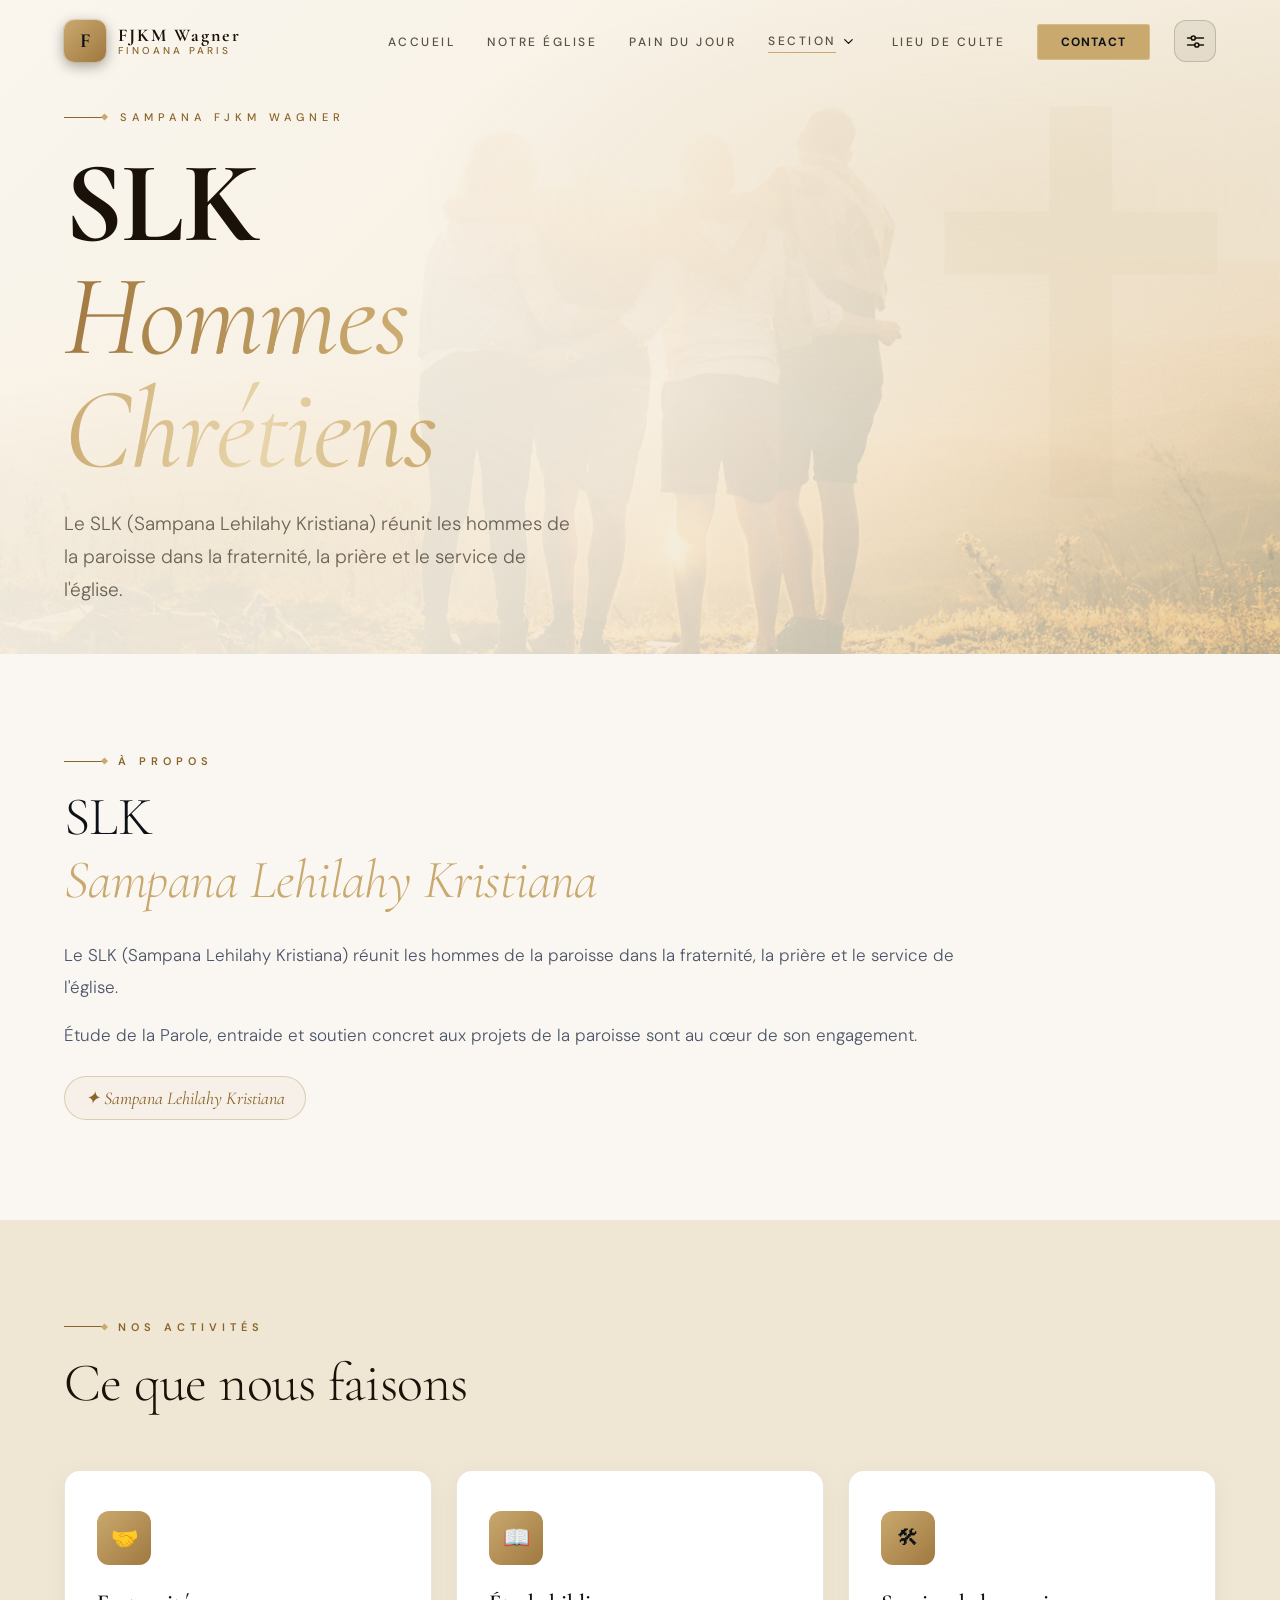
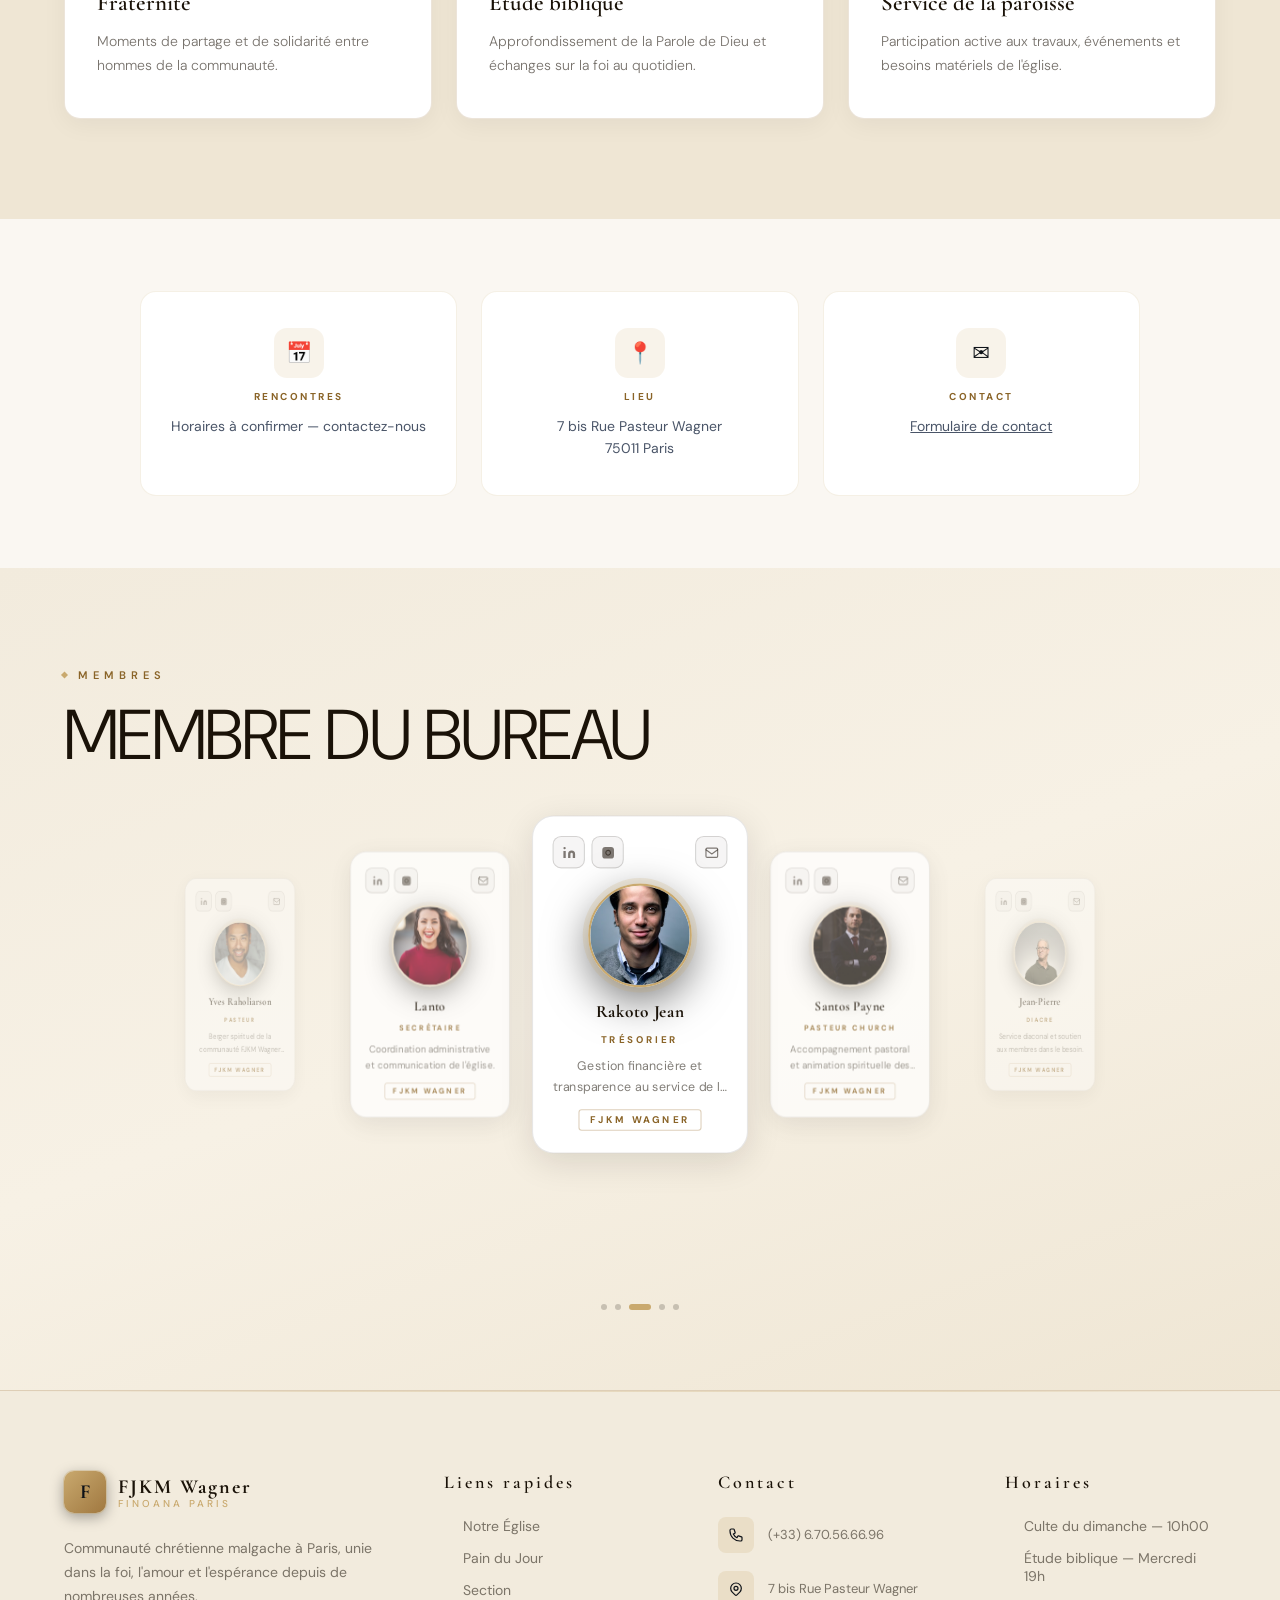
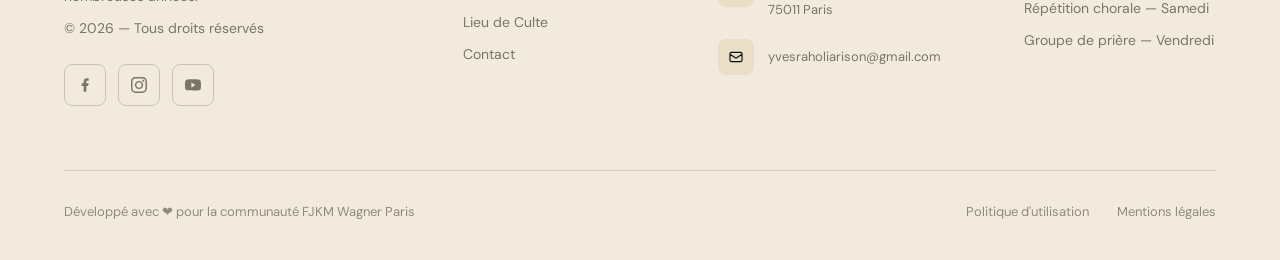
<file: pages/slk.html>
<!DOCTYPE html>
<html lang="fr" data-lang="fr">
<head>
  <meta charset="UTF-8" />
  <meta name="viewport" content="width=device-width, initial-scale=1.0, viewport-fit=cover" />
  <meta name="description" content="SLK — Sampana Lehilahy Kristiana de l'église FJKM Wagner Paris." />
  <title>SLK – FJKM Wagner Paris</title>
  <link rel="icon" href="data:image/svg+xml,%3Csvg xmlns='http://www.w3.org/2000/svg' viewBox='0 0 64 64'%3E%3Crect width='64' height='64' rx='14' fill='%23C9A96E'/%3E%3Ctext x='32' y='45' font-family='Georgia,serif' font-size='38' font-weight='700' text-anchor='middle' fill='%230D1117'%3EF%3C/text%3E%3C/svg%3E" />
  <link rel="preconnect" href="https://fonts.googleapis.com" />
  <link href="https://fonts.googleapis.com/css2?family=Cormorant+Garamond:ital,wght@0,300;0,400;0,600;0,700;1,300;1,400&family=DM+Sans:wght@300;400;500;600;700&display=swap" rel="stylesheet" />
  <link rel="stylesheet" href="../assets/css/contact.css?v=15" />
  <link rel="stylesheet" href="../assets/css/sections.css?v=15" />
  <link rel="stylesheet" href="../assets/css/bureau.css?v=15" />
  <link rel="stylesheet" href="../assets/css/responsive.css?v=15" />
  <link rel="stylesheet" href="../assets/css/theme.css?v=15" />
  <link rel="stylesheet" href="../assets/css/mobile-nav.css?v=15" />
</head>
<body>
<nav id="navbar"></nav>

<div class="mobile-menu" id="mobileMenu">
  <button class="mobile-close" id="mobileClose">✕</button>
  <a href="../index.html" onclick="closeMobile()">Accueil</a>
  <a href="notre-eglise.html" onclick="closeMobile()">Notre Église</a>
  <a href="../index.html#perikopa" onclick="closeMobile()">Pain du Jour</a>
  <a href="sections.html" onclick="closeMobile()">Section</a>
  <a href="toerana.html" onclick="closeMobile()">Lieu de Culte</a>
  <a href="contact.html" onclick="closeMobile()">Contact</a>
</div>
<!-- HERO -->
<section id="hero" class="s-hero" data-testid="section-hero-slk">
  <div class="hero-bg" style="background-image:url('../assets/images/eglise-archive-2.jpg')"></div>
  <div class="hero-overlay"></div>
  <div class="hero-content">
    <div class="hero-eyebrow">
      <div class="hero-eyebrow-line"></div>
      <span data-fr="Sampana FJKM Wagner" data-mg="Sampana FJKM Wagner" data-en="FJKM Wagner Group">Sampana FJKM Wagner</span>
    </div>
    <h1 class="hero-title"><span class="s-acronym">SLK</span><br><em><span data-fr="Hommes Chrétiens" data-mg="Lehilahy Kristiana" data-en="Christian Men">Hommes Chrétiens</span></em></h1>
    <p class="hero-subtitle"><span data-fr="Le SLK (Sampana Lehilahy Kristiana) réunit les hommes de la paroisse dans la fraternité, la prière et le service de l'église." data-mg="Ny SLK (Sampana Lehilahy Kristiana) no mamondrona ny lehilahy ao am-piangonana amin'ny firahalahiana, ny vavaka ary ny fanompoana." data-en="SLK (Sampana Lehilahy Kristiana) unites the men of the parish in fellowship, prayer and service to the church.">Le SLK (Sampana Lehilahy Kristiana) réunit les hommes de la paroisse dans la fraternité, la prière et le service de l'église.</span></p>
  </div>
</section>

<!-- À PROPOS -->
<section id="s-about">
  <div class="s-about-inner">
    <div class="section-label reveal">
      <div class="hero-eyebrow-line"></div>
      <span data-fr="À propos" data-mg="Momba anay" data-en="About us">À propos</span>
    </div>
    <h2 class="section-heading reveal reveal-delay-1" style="font-family:'Cormorant Garamond',serif;font-size:clamp(32px,4.5vw,54px);font-weight:300;line-height:1.15">SLK<br><em style="font-style:italic;color:var(--gold)">Sampana Lehilahy Kristiana</em></h2>
    <p class="s-about-text reveal reveal-delay-1"><span data-fr="Le SLK (Sampana Lehilahy Kristiana) réunit les hommes de la paroisse dans la fraternité, la prière et le service de l'église." data-mg="Ny SLK (Sampana Lehilahy Kristiana) no mamondrona ny lehilahy ao am-piangonana amin'ny firahalahiana, ny vavaka ary ny fanompoana." data-en="SLK (Sampana Lehilahy Kristiana) unites the men of the parish in fellowship, prayer and service to the church.">Le SLK (Sampana Lehilahy Kristiana) réunit les hommes de la paroisse dans la fraternité, la prière et le service de l'église.</span></p>
    <p class="s-about-text reveal reveal-delay-2"><span data-fr="Étude de la Parole, entraide et soutien concret aux projets de la paroisse sont au cœur de son engagement." data-mg="Fianarana ny Tenin'Andriamanitra, fifanampiana ary fanohanana ny tetikasan'ny fiangonana no fototry ny asany." data-en="Studying the Word, mutual aid and concrete support for parish projects are at the heart of its commitment.">Étude de la Parole, entraide et soutien concret aux projets de la paroisse sont au cœur de son engagement.</span></p>
    <div class="s-fullname reveal reveal-delay-2">✦ Sampana Lehilahy Kristiana</div>
  </div>
</section>

<!-- ACTIVITÉS -->
<section id="s-activities">
  <div class="section-label reveal">
    <div class="hero-eyebrow-line"></div>
    <span data-fr="Nos activités" data-mg="Ny asanay" data-en="Our activities">Nos activités</span>
  </div>
  <h2 class="section-heading reveal reveal-delay-1" style="font-family:'Cormorant Garamond',serif;font-size:clamp(32px,4.5vw,54px);font-weight:300;line-height:1.15"><span data-fr="Ce que nous faisons" data-mg="Izay ataonay" data-en="What we do">Ce que nous faisons</span></h2>
  <div class="s-act-grid">
    <div class="s-act-card reveal" data-testid="activity-card-slk-0">
      <div class="s-act-icon">🤝</div>
      <div class="s-act-title"><span data-fr="Fraternité" data-mg="Firahalahiana" data-en="Brotherhood">Fraternité</span></div>
      <p class="s-act-text"><span data-fr="Moments de partage et de solidarité entre hommes de la communauté." data-mg="Fotoana ifampizarana sy firaisankina eo amin'ny lehilahy ao am-piangonana." data-en="Moments of sharing and solidarity among the men of the community.">Moments de partage et de solidarité entre hommes de la communauté.</span></p>
    </div>
    <div class="s-act-card reveal reveal-delay-1" data-testid="activity-card-slk-1">
      <div class="s-act-icon">📖</div>
      <div class="s-act-title"><span data-fr="Étude biblique" data-mg="Fianarana Baiboly" data-en="Bible study">Étude biblique</span></div>
      <p class="s-act-text"><span data-fr="Approfondissement de la Parole de Dieu et échanges sur la foi au quotidien." data-mg="Fandalinana ny Tenin'Andriamanitra sy fifanakalozana momba ny finoana andavanandro." data-en="Deepening God's Word and discussing everyday faith.">Approfondissement de la Parole de Dieu et échanges sur la foi au quotidien.</span></p>
    </div>
    <div class="s-act-card reveal reveal-delay-2" data-testid="activity-card-slk-2">
      <div class="s-act-icon">🛠</div>
      <div class="s-act-title"><span data-fr="Service de la paroisse" data-mg="Fanompoana ny fiangonana" data-en="Parish service">Service de la paroisse</span></div>
      <p class="s-act-text"><span data-fr="Participation active aux travaux, événements et besoins matériels de l'église." data-mg="Fandraisana anjara amin'ny asa, hetsika ary filan'ny fiangonana." data-en="Active participation in the church's works, events and material needs.">Participation active aux travaux, événements et besoins matériels de l'église.</span></p>
    </div>
  </div>
</section>

<!-- INFOS -->
<section id="s-info">
  <div class="s-info-grid">
    <div class="s-info-item reveal">
      <div class="s-info-icon">📅</div>
      <div class="s-info-label"><span data-fr="Rencontres" data-mg="Fihaonana" data-en="Meetings">Rencontres</span></div>
      <div class="s-info-value"><span data-fr="Horaires à confirmer — contactez-nous" data-mg="Fotoana mbola hamafisina — antsoy izahay" data-en="Schedule to be confirmed — contact us">Horaires à confirmer — contactez-nous</span></div>
    </div>
    <div class="s-info-item reveal reveal-delay-1">
      <div class="s-info-icon">📍</div>
      <div class="s-info-label"><span data-fr="Lieu" data-mg="Toerana" data-en="Location">Lieu</span></div>
      <div class="s-info-value">7 bis Rue Pasteur Wagner<br>75011 Paris</div>
    </div>
    <div class="s-info-item reveal reveal-delay-2">
      <div class="s-info-icon">✉️</div>
      <div class="s-info-label">Contact</div>
      <div class="s-info-value"><a href="contact.html" style="color:inherit"><span data-fr="Formulaire de contact" data-mg="Taratasy fifandraisana" data-en="Contact form">Formulaire de contact</span></a></div>
    </div>
  </div>
</section>

<!-- MEMBRES DU BUREAU -->
<section id="bureau">
  <div class="section-intro reveal" style="padding:0 5%">
    <div class="section-label">
      <div class="section-label-line"></div>
      <span data-fr="Membres" data-en="Members" data-mg="Mpikambana">Membres</span>
    </div>
    <h2 class="section-heading" data-fr="MEMBRE DU BUREAU" data-en="BOARD MEMBERS" data-mg="MPIKAMBANA ANY AN'NY BIRAO">MEMBRE DU BUREAU</h2>
  </div>

  <div class="bc-stage">
    <div class="bc-carousel" id="bcCarousel">

      <!-- Card 0 — Yves Raholiarson / Pasteur -->
      <div class="bc-card" data-index="0">
        <div class="bc-top">
          <div class="bc-icons-left">
            <a href="https://www.linkedin.com/in/fjkmwagnerparis" class="bc-icon" title="LinkedIn" target="_blank" rel="noopener noreferrer">
              <svg width="13" height="13" fill="currentColor" viewBox="0 0 24 24"><path d="M16 8a6 6 0 0 1 6 6v7h-4v-7a2 2 0 0 0-2-2 2 2 0 0 0-2 2v7h-4v-7a6 6 0 0 1 6-6z"/><rect x="2" y="9" width="4" height="12"/><circle cx="4" cy="4" r="2"/></svg>
            </a>
            <a href="https://www.instagram.com/fjkmwagnerparis" class="bc-icon" title="Instagram" target="_blank" rel="noopener noreferrer">
              <svg width="13" height="13" fill="currentColor" viewBox="0 0 24 24"><rect x="2" y="2" width="20" height="20" rx="5" ry="5"/><path fill="none" stroke="currentColor" stroke-width="2" d="M16 11.37A4 4 0 1 1 12.63 8 4 4 0 0 1 16 11.37z"/><line fill="none" stroke="currentColor" stroke-width="2" x1="17.5" y1="6.5" x2="17.51" y2="6.5"/></svg>
            </a>
          </div>
          <a href="mailto:pinelanthony@outlook.fr" class="bc-icon" title="Email">
            <svg width="13" height="13" fill="none" stroke="currentColor" stroke-width="2" stroke-linecap="round" stroke-linejoin="round" viewBox="0 0 24 24"><rect x="2" y="4" width="20" height="16" rx="2"/><path d="m22 7-10 7L2 7"/></svg>
          </a>
        </div>
        <div class="bc-avatar">
          <img src="../assets/images/eglise-bureau-1.jpg?v=15" alt="Yves Raholiarson" />
        </div>
        <div class="bc-name">Yves Raholiarson</div>
        <div class="bc-role" data-fr="Pasteur" data-en="Pastor" data-mg="Pasteur">Pasteur</div>
        <p class="bc-desc" data-fr="Berger spirituel de la communauté FJKM Wagner Paris." data-en="Spiritual shepherd of the FJKM Wagner Paris community." data-mg="Mpiandry ara-panahy ny FJKM Wagner Paris.">Berger spirituel de la communauté FJKM Wagner Paris.</p>
        <div class="bc-footer"><span class="bc-tag">FJKM Wagner</span></div>
      </div>

      <!-- Card 1 — Lanto / Secrétaire -->
      <div class="bc-card" data-index="1">
        <div class="bc-top">
          <div class="bc-icons-left">
            <a href="https://www.linkedin.com/in/fjkmwagnerparis" class="bc-icon" title="LinkedIn" target="_blank" rel="noopener noreferrer">
              <svg width="13" height="13" fill="currentColor" viewBox="0 0 24 24"><path d="M16 8a6 6 0 0 1 6 6v7h-4v-7a2 2 0 0 0-2-2 2 2 0 0 0-2 2v7h-4v-7a6 6 0 0 1 6-6z"/><rect x="2" y="9" width="4" height="12"/><circle cx="4" cy="4" r="2"/></svg>
            </a>
            <a href="https://www.instagram.com/fjkmwagnerparis" class="bc-icon" title="Instagram" target="_blank" rel="noopener noreferrer">
              <svg width="13" height="13" fill="currentColor" viewBox="0 0 24 24"><rect x="2" y="2" width="20" height="20" rx="5" ry="5"/><path fill="none" stroke="currentColor" stroke-width="2" d="M16 11.37A4 4 0 1 1 12.63 8 4 4 0 0 1 16 11.37z"/><line fill="none" stroke="currentColor" stroke-width="2" x1="17.5" y1="6.5" x2="17.51" y2="6.5"/></svg>
            </a>
          </div>
          <a href="mailto:toxdago@live.fr" class="bc-icon" title="Email">
            <svg width="13" height="13" fill="none" stroke="currentColor" stroke-width="2" stroke-linecap="round" stroke-linejoin="round" viewBox="0 0 24 24"><rect x="2" y="4" width="20" height="16" rx="2"/><path d="m22 7-10 7L2 7"/></svg>
          </a>
        </div>
        <div class="bc-avatar">
          <img src="../assets/images/eglise-bureau-2.jpg?v=15" alt="Lanto" />
        </div>
        <div class="bc-name">Lanto</div>
        <div class="bc-role" data-fr="Secrétaire" data-en="Secretary" data-mg="Sekretera">Secrétaire</div>
        <p class="bc-desc" data-fr="Coordination administrative et communication de l'église." data-en="Administrative coordination and church communication." data-mg="Fitantanana ara-pitantanana sy fifandraisana ny fiangonana.">Coordination administrative et communication de l'église.</p>
        <div class="bc-footer"><span class="bc-tag">FJKM Wagner</span></div>
      </div>

      <!-- Card 2 — Trésorier (center / default active) -->
      <div class="bc-card" data-index="2">
        <div class="bc-top">
          <div class="bc-icons-left">
            <a href="https://www.linkedin.com/in/fjkmwagnerparis" class="bc-icon" title="LinkedIn" target="_blank" rel="noopener noreferrer">
              <svg width="13" height="13" fill="currentColor" viewBox="0 0 24 24"><path d="M16 8a6 6 0 0 1 6 6v7h-4v-7a2 2 0 0 0-2-2 2 2 0 0 0-2 2v7h-4v-7a6 6 0 0 1 6-6z"/><rect x="2" y="9" width="4" height="12"/><circle cx="4" cy="4" r="2"/></svg>
            </a>
            <a href="https://www.instagram.com/fjkmwagnerparis" class="bc-icon" title="Instagram" target="_blank" rel="noopener noreferrer">
              <svg width="13" height="13" fill="currentColor" viewBox="0 0 24 24"><rect x="2" y="2" width="20" height="20" rx="5" ry="5"/><path fill="none" stroke="currentColor" stroke-width="2" d="M16 11.37A4 4 0 1 1 12.63 8 4 4 0 0 1 16 11.37z"/><line fill="none" stroke="currentColor" stroke-width="2" x1="17.5" y1="6.5" x2="17.51" y2="6.5"/></svg>
            </a>
          </div>
          <a href="mailto:toxdago@live.fr" class="bc-icon" title="Email">
            <svg width="13" height="13" fill="none" stroke="currentColor" stroke-width="2" stroke-linecap="round" stroke-linejoin="round" viewBox="0 0 24 24"><rect x="2" y="4" width="20" height="16" rx="2"/><path d="m22 7-10 7L2 7"/></svg>
          </a>
        </div>
        <div class="bc-avatar">
          <img src="../assets/images/eglise-bureau-3.jpg?v=15" alt="Rakoto Jean" />
        </div>
        <div class="bc-name">Rakoto Jean</div>
        <div class="bc-role" data-fr="Trésorier" data-en="Treasurer" data-mg="Mpitahiry harena">Trésorier</div>
        <p class="bc-desc" data-fr="Gestion financière et transparence au service de la communauté." data-en="Financial management at the service of the community." data-mg="Fitantanana ara-bola ho an'ny fiangonana.">Gestion financière et transparence au service de la communauté.</p>
        <div class="bc-footer"><span class="bc-tag">FJKM Wagner</span></div>
      </div>

      <!-- Card 3 — Santos Payne / Pasteur Church -->
      <div class="bc-card" data-index="3">
        <div class="bc-top">
          <div class="bc-icons-left">
            <a href="https://www.linkedin.com/in/fjkmwagnerparis" class="bc-icon" title="LinkedIn" target="_blank" rel="noopener noreferrer">
              <svg width="13" height="13" fill="currentColor" viewBox="0 0 24 24"><path d="M16 8a6 6 0 0 1 6 6v7h-4v-7a2 2 0 0 0-2-2 2 2 0 0 0-2 2v7h-4v-7a6 6 0 0 1 6-6z"/><rect x="2" y="9" width="4" height="12"/><circle cx="4" cy="4" r="2"/></svg>
            </a>
            <a href="https://www.instagram.com/fjkmwagnerparis" class="bc-icon" title="Instagram" target="_blank" rel="noopener noreferrer">
              <svg width="13" height="13" fill="currentColor" viewBox="0 0 24 24"><rect x="2" y="2" width="20" height="20" rx="5" ry="5"/><path fill="none" stroke="currentColor" stroke-width="2" d="M16 11.37A4 4 0 1 1 12.63 8 4 4 0 0 1 16 11.37z"/><line fill="none" stroke="currentColor" stroke-width="2" x1="17.5" y1="6.5" x2="17.51" y2="6.5"/></svg>
            </a>
          </div>
          <a href="mailto:toxdago@live.fr" class="bc-icon" title="Email">
            <svg width="13" height="13" fill="none" stroke="currentColor" stroke-width="2" stroke-linecap="round" stroke-linejoin="round" viewBox="0 0 24 24"><rect x="2" y="4" width="20" height="16" rx="2"/><path d="m22 7-10 7L2 7"/></svg>
          </a>
        </div>
        <div class="bc-avatar">
          <img src="../assets/images/eglise-bureau-4.jpg?v=15" alt="Santos Payne" />
        </div>
        <div class="bc-name">Santos Payne</div>
        <div class="bc-role" data-fr="Pasteur Church" data-en="Pastor Church" data-mg="Pasteur Church">Pasteur Church</div>
        <p class="bc-desc" data-fr="Accompagnement pastoral et animation spirituelle des fidèles." data-en="Pastoral accompaniment and spiritual facilitation." data-mg="Fanohanan-pastoraly sy famelombelomana ara-panahy.">Accompagnement pastoral et animation spirituelle des fidèles.</p>
        <div class="bc-footer"><span class="bc-tag">FJKM Wagner</span></div>
      </div>

      <!-- Card 4 — Jean-Pierre / Diacre -->
      <div class="bc-card" data-index="4">
        <div class="bc-top">
          <div class="bc-icons-left">
            <a href="https://www.linkedin.com/in/fjkmwagnerparis" class="bc-icon" title="LinkedIn" target="_blank" rel="noopener noreferrer">
              <svg width="13" height="13" fill="currentColor" viewBox="0 0 24 24"><path d="M16 8a6 6 0 0 1 6 6v7h-4v-7a2 2 0 0 0-2-2 2 2 0 0 0-2 2v7h-4v-7a6 6 0 0 1 6-6z"/><rect x="2" y="9" width="4" height="12"/><circle cx="4" cy="4" r="2"/></svg>
            </a>
            <a href="https://www.instagram.com/fjkmwagnerparis" class="bc-icon" title="Instagram" target="_blank" rel="noopener noreferrer">
              <svg width="13" height="13" fill="currentColor" viewBox="0 0 24 24"><rect x="2" y="2" width="20" height="20" rx="5" ry="5"/><path fill="none" stroke="currentColor" stroke-width="2" d="M16 11.37A4 4 0 1 1 12.63 8 4 4 0 0 1 16 11.37z"/><line fill="none" stroke="currentColor" stroke-width="2" x1="17.5" y1="6.5" x2="17.51" y2="6.5"/></svg>
            </a>
          </div>
          <a href="mailto:toxdago@live.fr" class="bc-icon" title="Email">
            <svg width="13" height="13" fill="none" stroke="currentColor" stroke-width="2" stroke-linecap="round" stroke-linejoin="round" viewBox="0 0 24 24"><rect x="2" y="4" width="20" height="16" rx="2"/><path d="m22 7-10 7L2 7"/></svg>
          </a>
        </div>
        <div class="bc-avatar">
          <img src="../assets/images/eglise-bureau-5.jpg?v=15" alt="Jean-Pierre" />
        </div>
        <div class="bc-name">Jean-Pierre</div>
        <div class="bc-role" data-fr="Diacre" data-en="Deacon" data-mg="Diakona">Diacre</div>
        <p class="bc-desc" data-fr="Service diaconal et soutien aux membres dans le besoin." data-en="Diaconal service and support for members in need." data-mg="Fanompoam-diakona sy fanampiana ny mpikambana sahirana.">Service diaconal et soutien aux membres dans le besoin.</p>
        <div class="bc-footer"><span class="bc-tag">FJKM Wagner</span></div>
      </div>

    </div>
    <div class="bc-dots" id="bcDots"></div>
  </div>
</section>

<footer id="footer"></footer>

<!-- BACK TO TOP -->
<button id="backtotop" onclick="window.scrollTo({top:0,behavior:'smooth'})" aria-label="Retour en haut">
  <svg width="18" height="18" fill="none" stroke="currentColor" stroke-width="2.5" viewBox="0 0 24 24">
    <path stroke-linecap="round" stroke-linejoin="round" d="M5 15l7-7 7 7"/>
  </svg>
</button>

<!-- CONTRÔLES FLOTTANTS -->
<div id="floatingControls" aria-label="Contrôles de langue et de thème">
  <div id="langPanel" role="group" aria-label="Choisir la langue">
    <button class="lang-btn" id="btnFR" aria-label="Français"><span class="lang-flag">🇫🇷</span> FR</button>
    <button class="lang-btn" id="btnMG" aria-label="Malagasy"><span class="lang-flag">🇲🇬</span> MG</button>
    <button class="lang-btn" id="btnEN" aria-label="English"><span class="lang-flag">🇬🇧</span> EN</button>
  </div>
  <div id="themePanel" role="group" aria-label="Choisir le thème">
    <button class="theme-btn" id="btnDay" aria-label="Mode jour">
      <svg class="theme-icon" viewBox="0 0 24 24" fill="none" stroke="currentColor" stroke-width="2" stroke-linecap="round" stroke-linejoin="round">
        <circle cx="12" cy="12" r="5"/>
        <line x1="12" y1="1" x2="12" y2="3"/><line x1="12" y1="21" x2="12" y2="23"/>
        <line x1="4.22" y1="4.22" x2="5.64" y2="5.64"/><line x1="18.36" y1="18.36" x2="19.78" y2="19.78"/>
        <line x1="1" y1="12" x2="3" y2="12"/><line x1="21" y1="12" x2="23" y2="12"/>
        <line x1="4.22" y1="19.78" x2="5.64" y2="18.36"/><line x1="18.36" y1="5.64" x2="19.78" y2="4.22"/>
      </svg>
      Jour
    </button>
    <button class="theme-btn" id="btnNight" aria-label="Mode nuit">
      <svg class="theme-icon" viewBox="0 0 24 24" fill="none" stroke="currentColor" stroke-width="2" stroke-linecap="round" stroke-linejoin="round">
        <path d="M21 12.79A9 9 0 1 1 11.21 3 7 7 0 0 0 21 12.79z"/>
      </svg>
      Nuit
    </button>
  </div>
</div>

<script src="../assets/js/components.js?v=15"></script>

<script src="../assets/js/chrome.js?v=15"></script>
<script src="../assets/js/bureau.js?v=15"></script>
<script src="../assets/js/mobile-nav.js?v=15"></script>
</body>
</html>
</file>
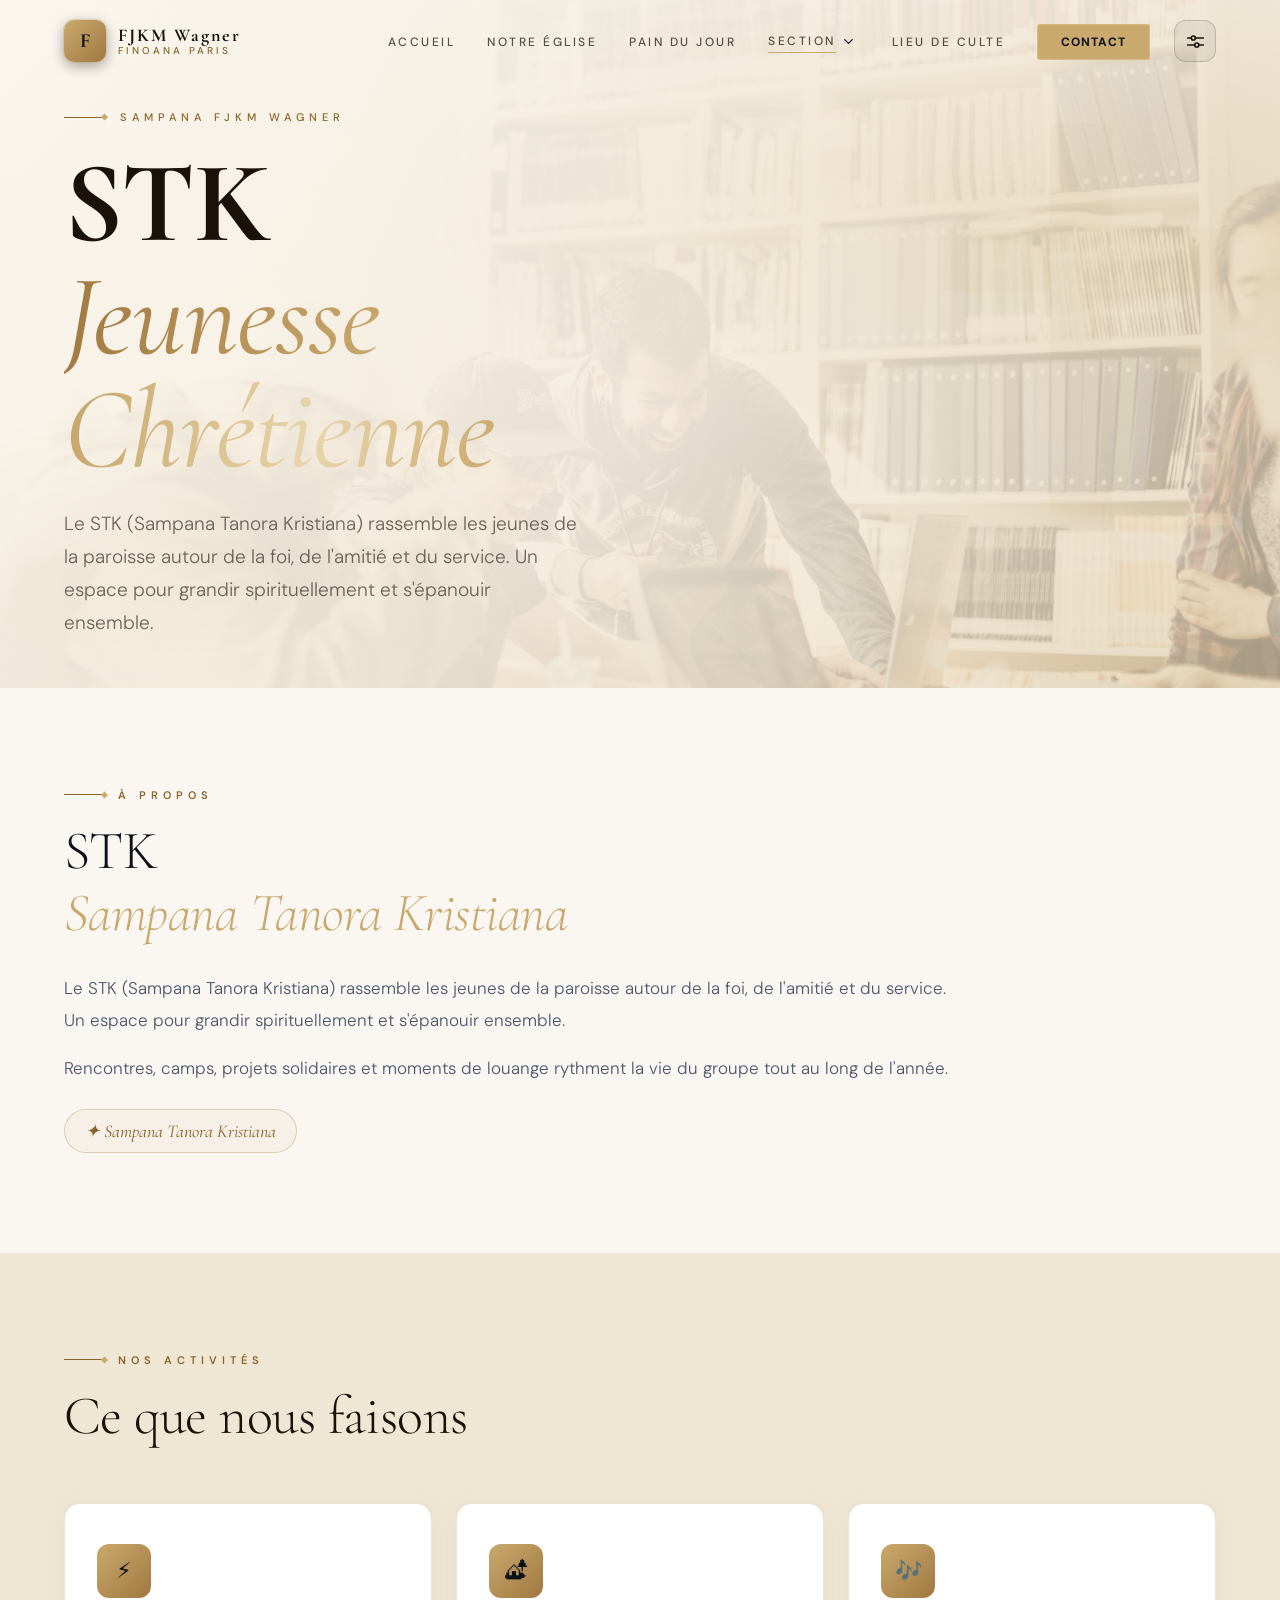
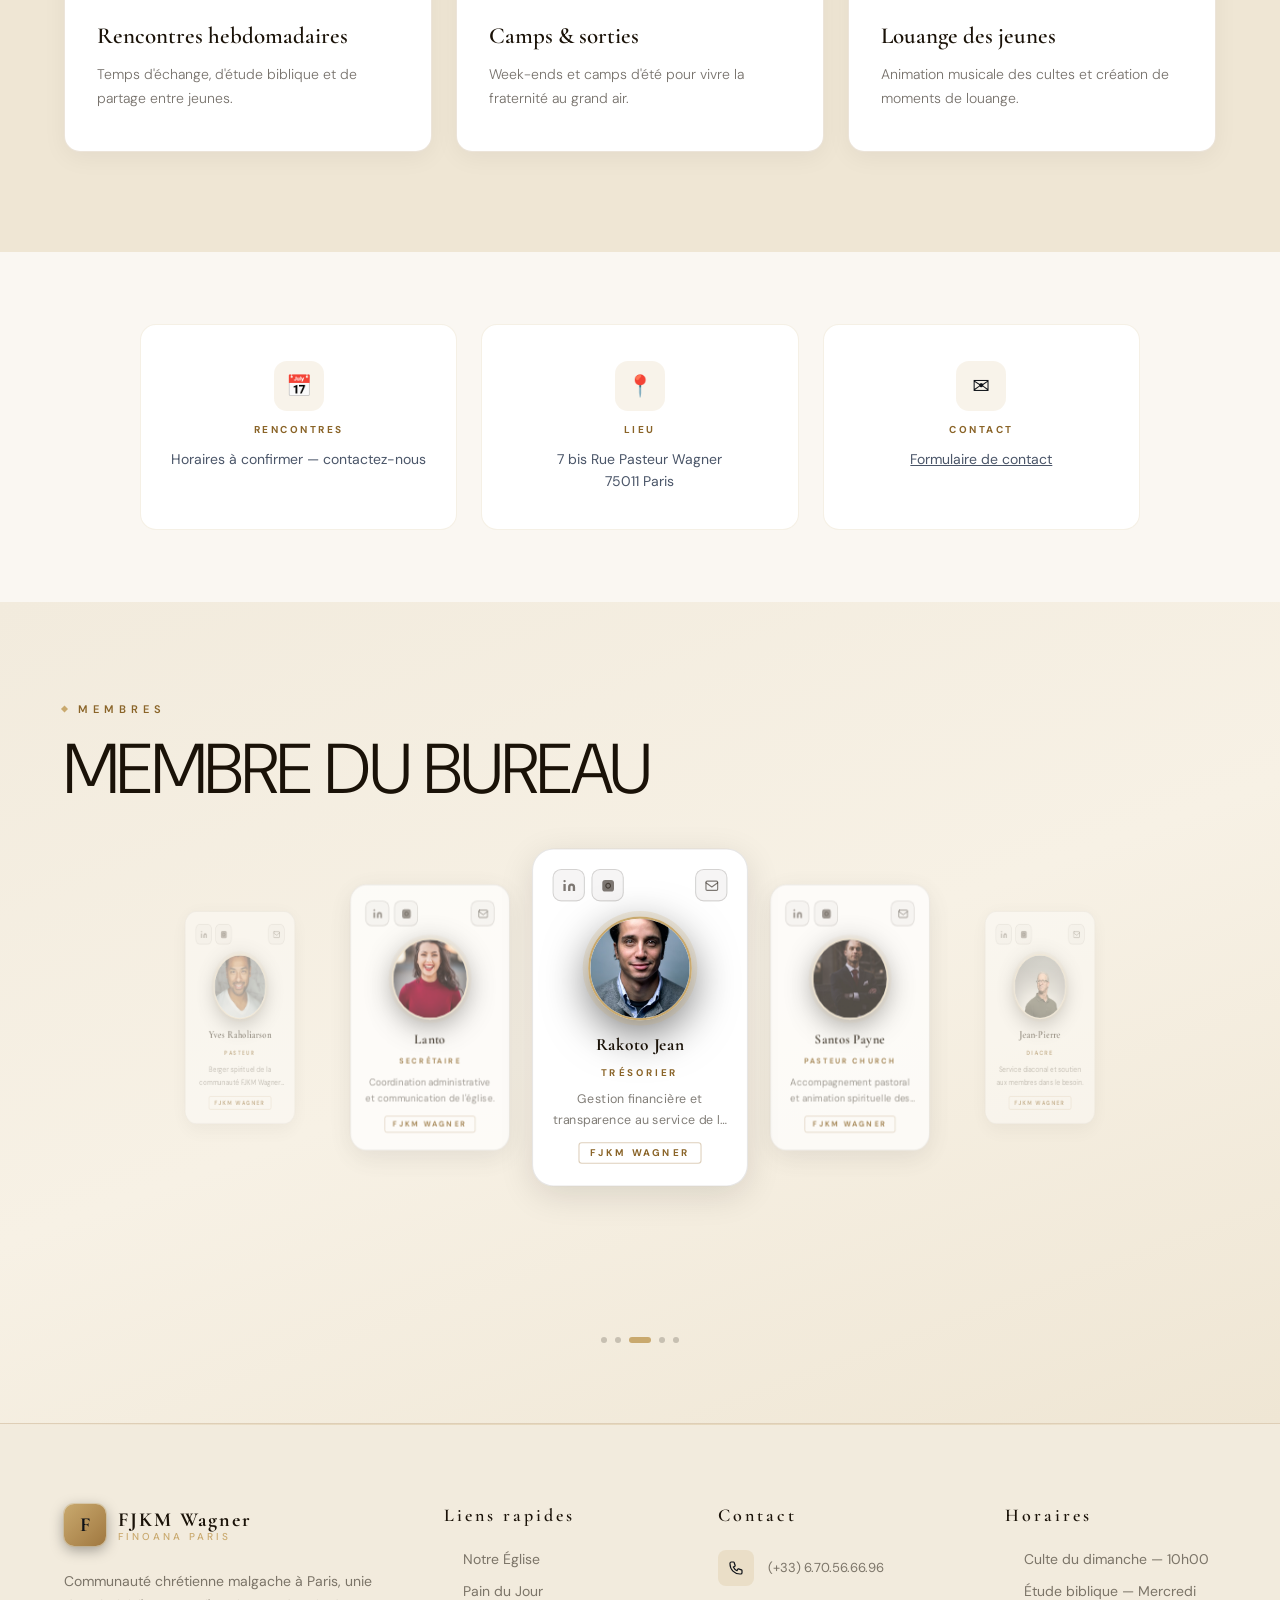
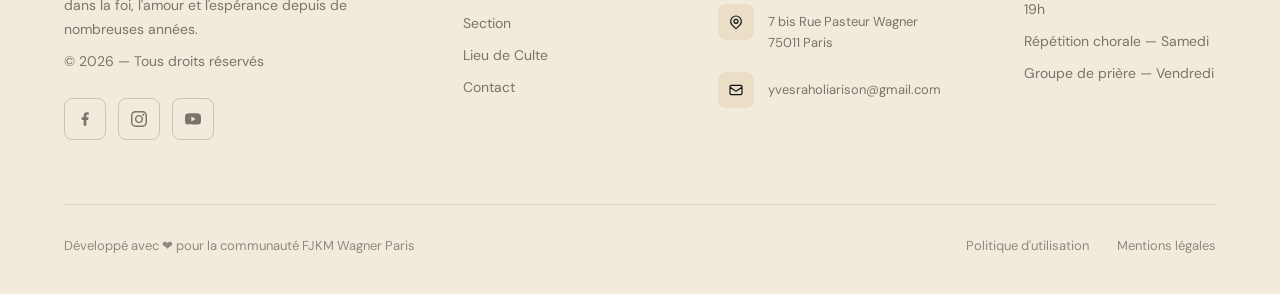
<file: pages/stk.html>
<!DOCTYPE html>
<html lang="fr" data-lang="fr">
<head>
  <meta charset="UTF-8" />
  <meta name="viewport" content="width=device-width, initial-scale=1.0, viewport-fit=cover" />
  <meta name="description" content="STK — Sampana Tanora Kristiana de l'église FJKM Wagner Paris." />
  <title>STK – FJKM Wagner Paris</title>
  <link rel="icon" href="data:image/svg+xml,%3Csvg xmlns='http://www.w3.org/2000/svg' viewBox='0 0 64 64'%3E%3Crect width='64' height='64' rx='14' fill='%23C9A96E'/%3E%3Ctext x='32' y='45' font-family='Georgia,serif' font-size='38' font-weight='700' text-anchor='middle' fill='%230D1117'%3EF%3C/text%3E%3C/svg%3E" />
  <link rel="preconnect" href="https://fonts.googleapis.com" />
  <link href="https://fonts.googleapis.com/css2?family=Cormorant+Garamond:ital,wght@0,300;0,400;0,600;0,700;1,300;1,400&family=DM+Sans:wght@300;400;500;600;700&display=swap" rel="stylesheet" />
  <link rel="stylesheet" href="../assets/css/contact.css?v=15" />
  <link rel="stylesheet" href="../assets/css/sections.css?v=15" />
  <link rel="stylesheet" href="../assets/css/bureau.css?v=15" />
  <link rel="stylesheet" href="../assets/css/responsive.css?v=15" />
  <link rel="stylesheet" href="../assets/css/theme.css?v=15" />
  <link rel="stylesheet" href="../assets/css/mobile-nav.css?v=15" />
</head>
<body>
<nav id="navbar"></nav>

<div class="mobile-menu" id="mobileMenu">
  <button class="mobile-close" id="mobileClose">✕</button>
  <a href="../index.html" onclick="closeMobile()">Accueil</a>
  <a href="notre-eglise.html" onclick="closeMobile()">Notre Église</a>
  <a href="../index.html#perikopa" onclick="closeMobile()">Pain du Jour</a>
  <a href="sections.html" onclick="closeMobile()">Section</a>
  <a href="toerana.html" onclick="closeMobile()">Lieu de Culte</a>
  <a href="contact.html" onclick="closeMobile()">Contact</a>
</div>
<!-- HERO -->
<section id="hero" class="s-hero" data-testid="section-hero-stk">
  <div class="hero-bg" style="background-image:url('../assets/images/accueil-galerie-4.jpg')"></div>
  <div class="hero-overlay"></div>
  <div class="hero-content">
    <div class="hero-eyebrow">
      <div class="hero-eyebrow-line"></div>
      <span data-fr="Sampana FJKM Wagner" data-mg="Sampana FJKM Wagner" data-en="FJKM Wagner Group">Sampana FJKM Wagner</span>
    </div>
    <h1 class="hero-title"><span class="s-acronym">STK</span><br><em><span data-fr="Jeunesse Chrétienne" data-mg="Tanora Kristiana" data-en="Christian Youth">Jeunesse Chrétienne</span></em></h1>
    <p class="hero-subtitle"><span data-fr="Le STK (Sampana Tanora Kristiana) rassemble les jeunes de la paroisse autour de la foi, de l'amitié et du service. Un espace pour grandir spirituellement et s'épanouir ensemble." data-mg="Ny STK (Sampana Tanora Kristiana) no mamondrona ny tanora ao am-piangonana amin'ny finoana, ny fifankatiavana ary ny fanompoana." data-en="STK (Sampana Tanora Kristiana) gathers the parish youth around faith, friendship and service — a space to grow spiritually together.">Le STK (Sampana Tanora Kristiana) rassemble les jeunes de la paroisse autour de la foi, de l'amitié et du service. Un espace pour grandir spirituellement et s'épanouir ensemble.</span></p>
  </div>
</section>

<!-- À PROPOS -->
<section id="s-about">
  <div class="s-about-inner">
    <div class="section-label reveal">
      <div class="hero-eyebrow-line"></div>
      <span data-fr="À propos" data-mg="Momba anay" data-en="About us">À propos</span>
    </div>
    <h2 class="section-heading reveal reveal-delay-1" style="font-family:'Cormorant Garamond',serif;font-size:clamp(32px,4.5vw,54px);font-weight:300;line-height:1.15">STK<br><em style="font-style:italic;color:var(--gold)">Sampana Tanora Kristiana</em></h2>
    <p class="s-about-text reveal reveal-delay-1"><span data-fr="Le STK (Sampana Tanora Kristiana) rassemble les jeunes de la paroisse autour de la foi, de l'amitié et du service. Un espace pour grandir spirituellement et s'épanouir ensemble." data-mg="Ny STK (Sampana Tanora Kristiana) no mamondrona ny tanora ao am-piangonana amin'ny finoana, ny fifankatiavana ary ny fanompoana." data-en="STK (Sampana Tanora Kristiana) gathers the parish youth around faith, friendship and service — a space to grow spiritually together.">Le STK (Sampana Tanora Kristiana) rassemble les jeunes de la paroisse autour de la foi, de l'amitié et du service. Un espace pour grandir spirituellement et s'épanouir ensemble.</span></p>
    <p class="s-about-text reveal reveal-delay-2"><span data-fr="Rencontres, camps, projets solidaires et moments de louange rythment la vie du groupe tout au long de l'année." data-mg="Fihaonana, lasy, tetikasa fifanampiana ary fotoam-piderana no mameno ny fiainan'ny sampana mandritra ny taona." data-en="Meetings, camps, solidarity projects and praise moments shape the group's life throughout the year.">Rencontres, camps, projets solidaires et moments de louange rythment la vie du groupe tout au long de l'année.</span></p>
    <div class="s-fullname reveal reveal-delay-2">✦ Sampana Tanora Kristiana</div>
  </div>
</section>

<!-- ACTIVITÉS -->
<section id="s-activities">
  <div class="section-label reveal">
    <div class="hero-eyebrow-line"></div>
    <span data-fr="Nos activités" data-mg="Ny asanay" data-en="Our activities">Nos activités</span>
  </div>
  <h2 class="section-heading reveal reveal-delay-1" style="font-family:'Cormorant Garamond',serif;font-size:clamp(32px,4.5vw,54px);font-weight:300;line-height:1.15"><span data-fr="Ce que nous faisons" data-mg="Izay ataonay" data-en="What we do">Ce que nous faisons</span></h2>
  <div class="s-act-grid">
    <div class="s-act-card reveal" data-testid="activity-card-stk-0">
      <div class="s-act-icon">⚡</div>
      <div class="s-act-title"><span data-fr="Rencontres hebdomadaires" data-mg="Fihaonana isan-kerinandro" data-en="Weekly meetings">Rencontres hebdomadaires</span></div>
      <p class="s-act-text"><span data-fr="Temps d'échange, d'étude biblique et de partage entre jeunes." data-mg="Fotoana ifampizarana, fianarana Baiboly ary firesahana eo amin'ny tanora." data-en="Times of exchange, Bible study and sharing among young people.">Temps d'échange, d'étude biblique et de partage entre jeunes.</span></p>
    </div>
    <div class="s-act-card reveal reveal-delay-1" data-testid="activity-card-stk-1">
      <div class="s-act-icon">🏕</div>
      <div class="s-act-title"><span data-fr="Camps & sorties" data-mg="Lasy & fitsangatsanganana" data-en="Camps & outings">Camps & sorties</span></div>
      <p class="s-act-text"><span data-fr="Week-ends et camps d'été pour vivre la fraternité au grand air." data-mg="Faran'ny herinandro sy lasy fahavaratra hiainana ny firahalahiana." data-en="Weekends and summer camps to live out fellowship outdoors.">Week-ends et camps d'été pour vivre la fraternité au grand air.</span></p>
    </div>
    <div class="s-act-card reveal reveal-delay-2" data-testid="activity-card-stk-2">
      <div class="s-act-icon">🎶</div>
      <div class="s-act-title"><span data-fr="Louange des jeunes" data-mg="Fiderana ataon'ny tanora" data-en="Youth praise">Louange des jeunes</span></div>
      <p class="s-act-text"><span data-fr="Animation musicale des cultes et création de moments de louange." data-mg="Fampandehanana ny hira amin'ny fanompoam-pivavahana sy fotoam-piderana." data-en="Musical animation of services and creation of praise moments.">Animation musicale des cultes et création de moments de louange.</span></p>
    </div>
  </div>
</section>

<!-- INFOS -->
<section id="s-info">
  <div class="s-info-grid">
    <div class="s-info-item reveal">
      <div class="s-info-icon">📅</div>
      <div class="s-info-label"><span data-fr="Rencontres" data-mg="Fihaonana" data-en="Meetings">Rencontres</span></div>
      <div class="s-info-value"><span data-fr="Horaires à confirmer — contactez-nous" data-mg="Fotoana mbola hamafisina — antsoy izahay" data-en="Schedule to be confirmed — contact us">Horaires à confirmer — contactez-nous</span></div>
    </div>
    <div class="s-info-item reveal reveal-delay-1">
      <div class="s-info-icon">📍</div>
      <div class="s-info-label"><span data-fr="Lieu" data-mg="Toerana" data-en="Location">Lieu</span></div>
      <div class="s-info-value">7 bis Rue Pasteur Wagner<br>75011 Paris</div>
    </div>
    <div class="s-info-item reveal reveal-delay-2">
      <div class="s-info-icon">✉️</div>
      <div class="s-info-label">Contact</div>
      <div class="s-info-value"><a href="contact.html" style="color:inherit"><span data-fr="Formulaire de contact" data-mg="Taratasy fifandraisana" data-en="Contact form">Formulaire de contact</span></a></div>
    </div>
  </div>
</section>

<!-- MEMBRES DU BUREAU -->
<section id="bureau">
  <div class="section-intro reveal" style="padding:0 5%">
    <div class="section-label">
      <div class="section-label-line"></div>
      <span data-fr="Membres" data-en="Members" data-mg="Mpikambana">Membres</span>
    </div>
    <h2 class="section-heading" data-fr="MEMBRE DU BUREAU" data-en="BOARD MEMBERS" data-mg="MPIKAMBANA ANY AN'NY BIRAO">MEMBRE DU BUREAU</h2>
  </div>

  <div class="bc-stage">
    <div class="bc-carousel" id="bcCarousel">

      <!-- Card 0 — Yves Raholiarson / Pasteur -->
      <div class="bc-card" data-index="0">
        <div class="bc-top">
          <div class="bc-icons-left">
            <a href="https://www.linkedin.com/in/fjkmwagnerparis" class="bc-icon" title="LinkedIn" target="_blank" rel="noopener noreferrer">
              <svg width="13" height="13" fill="currentColor" viewBox="0 0 24 24"><path d="M16 8a6 6 0 0 1 6 6v7h-4v-7a2 2 0 0 0-2-2 2 2 0 0 0-2 2v7h-4v-7a6 6 0 0 1 6-6z"/><rect x="2" y="9" width="4" height="12"/><circle cx="4" cy="4" r="2"/></svg>
            </a>
            <a href="https://www.instagram.com/fjkmwagnerparis" class="bc-icon" title="Instagram" target="_blank" rel="noopener noreferrer">
              <svg width="13" height="13" fill="currentColor" viewBox="0 0 24 24"><rect x="2" y="2" width="20" height="20" rx="5" ry="5"/><path fill="none" stroke="currentColor" stroke-width="2" d="M16 11.37A4 4 0 1 1 12.63 8 4 4 0 0 1 16 11.37z"/><line fill="none" stroke="currentColor" stroke-width="2" x1="17.5" y1="6.5" x2="17.51" y2="6.5"/></svg>
            </a>
          </div>
          <a href="mailto:pinelanthony@outlook.fr" class="bc-icon" title="Email">
            <svg width="13" height="13" fill="none" stroke="currentColor" stroke-width="2" stroke-linecap="round" stroke-linejoin="round" viewBox="0 0 24 24"><rect x="2" y="4" width="20" height="16" rx="2"/><path d="m22 7-10 7L2 7"/></svg>
          </a>
        </div>
        <div class="bc-avatar">
          <img src="../assets/images/eglise-bureau-1.jpg?v=15" alt="Yves Raholiarson" />
        </div>
        <div class="bc-name">Yves Raholiarson</div>
        <div class="bc-role" data-fr="Pasteur" data-en="Pastor" data-mg="Pasteur">Pasteur</div>
        <p class="bc-desc" data-fr="Berger spirituel de la communauté FJKM Wagner Paris." data-en="Spiritual shepherd of the FJKM Wagner Paris community." data-mg="Mpiandry ara-panahy ny FJKM Wagner Paris.">Berger spirituel de la communauté FJKM Wagner Paris.</p>
        <div class="bc-footer"><span class="bc-tag">FJKM Wagner</span></div>
      </div>

      <!-- Card 1 — Lanto / Secrétaire -->
      <div class="bc-card" data-index="1">
        <div class="bc-top">
          <div class="bc-icons-left">
            <a href="https://www.linkedin.com/in/fjkmwagnerparis" class="bc-icon" title="LinkedIn" target="_blank" rel="noopener noreferrer">
              <svg width="13" height="13" fill="currentColor" viewBox="0 0 24 24"><path d="M16 8a6 6 0 0 1 6 6v7h-4v-7a2 2 0 0 0-2-2 2 2 0 0 0-2 2v7h-4v-7a6 6 0 0 1 6-6z"/><rect x="2" y="9" width="4" height="12"/><circle cx="4" cy="4" r="2"/></svg>
            </a>
            <a href="https://www.instagram.com/fjkmwagnerparis" class="bc-icon" title="Instagram" target="_blank" rel="noopener noreferrer">
              <svg width="13" height="13" fill="currentColor" viewBox="0 0 24 24"><rect x="2" y="2" width="20" height="20" rx="5" ry="5"/><path fill="none" stroke="currentColor" stroke-width="2" d="M16 11.37A4 4 0 1 1 12.63 8 4 4 0 0 1 16 11.37z"/><line fill="none" stroke="currentColor" stroke-width="2" x1="17.5" y1="6.5" x2="17.51" y2="6.5"/></svg>
            </a>
          </div>
          <a href="mailto:toxdago@live.fr" class="bc-icon" title="Email">
            <svg width="13" height="13" fill="none" stroke="currentColor" stroke-width="2" stroke-linecap="round" stroke-linejoin="round" viewBox="0 0 24 24"><rect x="2" y="4" width="20" height="16" rx="2"/><path d="m22 7-10 7L2 7"/></svg>
          </a>
        </div>
        <div class="bc-avatar">
          <img src="../assets/images/eglise-bureau-2.jpg?v=15" alt="Lanto" />
        </div>
        <div class="bc-name">Lanto</div>
        <div class="bc-role" data-fr="Secrétaire" data-en="Secretary" data-mg="Sekretera">Secrétaire</div>
        <p class="bc-desc" data-fr="Coordination administrative et communication de l'église." data-en="Administrative coordination and church communication." data-mg="Fitantanana ara-pitantanana sy fifandraisana ny fiangonana.">Coordination administrative et communication de l'église.</p>
        <div class="bc-footer"><span class="bc-tag">FJKM Wagner</span></div>
      </div>

      <!-- Card 2 — Trésorier (center / default active) -->
      <div class="bc-card" data-index="2">
        <div class="bc-top">
          <div class="bc-icons-left">
            <a href="https://www.linkedin.com/in/fjkmwagnerparis" class="bc-icon" title="LinkedIn" target="_blank" rel="noopener noreferrer">
              <svg width="13" height="13" fill="currentColor" viewBox="0 0 24 24"><path d="M16 8a6 6 0 0 1 6 6v7h-4v-7a2 2 0 0 0-2-2 2 2 0 0 0-2 2v7h-4v-7a6 6 0 0 1 6-6z"/><rect x="2" y="9" width="4" height="12"/><circle cx="4" cy="4" r="2"/></svg>
            </a>
            <a href="https://www.instagram.com/fjkmwagnerparis" class="bc-icon" title="Instagram" target="_blank" rel="noopener noreferrer">
              <svg width="13" height="13" fill="currentColor" viewBox="0 0 24 24"><rect x="2" y="2" width="20" height="20" rx="5" ry="5"/><path fill="none" stroke="currentColor" stroke-width="2" d="M16 11.37A4 4 0 1 1 12.63 8 4 4 0 0 1 16 11.37z"/><line fill="none" stroke="currentColor" stroke-width="2" x1="17.5" y1="6.5" x2="17.51" y2="6.5"/></svg>
            </a>
          </div>
          <a href="mailto:toxdago@live.fr" class="bc-icon" title="Email">
            <svg width="13" height="13" fill="none" stroke="currentColor" stroke-width="2" stroke-linecap="round" stroke-linejoin="round" viewBox="0 0 24 24"><rect x="2" y="4" width="20" height="16" rx="2"/><path d="m22 7-10 7L2 7"/></svg>
          </a>
        </div>
        <div class="bc-avatar">
          <img src="../assets/images/eglise-bureau-3.jpg?v=15" alt="Rakoto Jean" />
        </div>
        <div class="bc-name">Rakoto Jean</div>
        <div class="bc-role" data-fr="Trésorier" data-en="Treasurer" data-mg="Mpitahiry harena">Trésorier</div>
        <p class="bc-desc" data-fr="Gestion financière et transparence au service de la communauté." data-en="Financial management at the service of the community." data-mg="Fitantanana ara-bola ho an'ny fiangonana.">Gestion financière et transparence au service de la communauté.</p>
        <div class="bc-footer"><span class="bc-tag">FJKM Wagner</span></div>
      </div>

      <!-- Card 3 — Santos Payne / Pasteur Church -->
      <div class="bc-card" data-index="3">
        <div class="bc-top">
          <div class="bc-icons-left">
            <a href="https://www.linkedin.com/in/fjkmwagnerparis" class="bc-icon" title="LinkedIn" target="_blank" rel="noopener noreferrer">
              <svg width="13" height="13" fill="currentColor" viewBox="0 0 24 24"><path d="M16 8a6 6 0 0 1 6 6v7h-4v-7a2 2 0 0 0-2-2 2 2 0 0 0-2 2v7h-4v-7a6 6 0 0 1 6-6z"/><rect x="2" y="9" width="4" height="12"/><circle cx="4" cy="4" r="2"/></svg>
            </a>
            <a href="https://www.instagram.com/fjkmwagnerparis" class="bc-icon" title="Instagram" target="_blank" rel="noopener noreferrer">
              <svg width="13" height="13" fill="currentColor" viewBox="0 0 24 24"><rect x="2" y="2" width="20" height="20" rx="5" ry="5"/><path fill="none" stroke="currentColor" stroke-width="2" d="M16 11.37A4 4 0 1 1 12.63 8 4 4 0 0 1 16 11.37z"/><line fill="none" stroke="currentColor" stroke-width="2" x1="17.5" y1="6.5" x2="17.51" y2="6.5"/></svg>
            </a>
          </div>
          <a href="mailto:toxdago@live.fr" class="bc-icon" title="Email">
            <svg width="13" height="13" fill="none" stroke="currentColor" stroke-width="2" stroke-linecap="round" stroke-linejoin="round" viewBox="0 0 24 24"><rect x="2" y="4" width="20" height="16" rx="2"/><path d="m22 7-10 7L2 7"/></svg>
          </a>
        </div>
        <div class="bc-avatar">
          <img src="../assets/images/eglise-bureau-4.jpg?v=15" alt="Santos Payne" />
        </div>
        <div class="bc-name">Santos Payne</div>
        <div class="bc-role" data-fr="Pasteur Church" data-en="Pastor Church" data-mg="Pasteur Church">Pasteur Church</div>
        <p class="bc-desc" data-fr="Accompagnement pastoral et animation spirituelle des fidèles." data-en="Pastoral accompaniment and spiritual facilitation." data-mg="Fanohanan-pastoraly sy famelombelomana ara-panahy.">Accompagnement pastoral et animation spirituelle des fidèles.</p>
        <div class="bc-footer"><span class="bc-tag">FJKM Wagner</span></div>
      </div>

      <!-- Card 4 — Jean-Pierre / Diacre -->
      <div class="bc-card" data-index="4">
        <div class="bc-top">
          <div class="bc-icons-left">
            <a href="https://www.linkedin.com/in/fjkmwagnerparis" class="bc-icon" title="LinkedIn" target="_blank" rel="noopener noreferrer">
              <svg width="13" height="13" fill="currentColor" viewBox="0 0 24 24"><path d="M16 8a6 6 0 0 1 6 6v7h-4v-7a2 2 0 0 0-2-2 2 2 0 0 0-2 2v7h-4v-7a6 6 0 0 1 6-6z"/><rect x="2" y="9" width="4" height="12"/><circle cx="4" cy="4" r="2"/></svg>
            </a>
            <a href="https://www.instagram.com/fjkmwagnerparis" class="bc-icon" title="Instagram" target="_blank" rel="noopener noreferrer">
              <svg width="13" height="13" fill="currentColor" viewBox="0 0 24 24"><rect x="2" y="2" width="20" height="20" rx="5" ry="5"/><path fill="none" stroke="currentColor" stroke-width="2" d="M16 11.37A4 4 0 1 1 12.63 8 4 4 0 0 1 16 11.37z"/><line fill="none" stroke="currentColor" stroke-width="2" x1="17.5" y1="6.5" x2="17.51" y2="6.5"/></svg>
            </a>
          </div>
          <a href="mailto:toxdago@live.fr" class="bc-icon" title="Email">
            <svg width="13" height="13" fill="none" stroke="currentColor" stroke-width="2" stroke-linecap="round" stroke-linejoin="round" viewBox="0 0 24 24"><rect x="2" y="4" width="20" height="16" rx="2"/><path d="m22 7-10 7L2 7"/></svg>
          </a>
        </div>
        <div class="bc-avatar">
          <img src="../assets/images/eglise-bureau-5.jpg?v=15" alt="Jean-Pierre" />
        </div>
        <div class="bc-name">Jean-Pierre</div>
        <div class="bc-role" data-fr="Diacre" data-en="Deacon" data-mg="Diakona">Diacre</div>
        <p class="bc-desc" data-fr="Service diaconal et soutien aux membres dans le besoin." data-en="Diaconal service and support for members in need." data-mg="Fanompoam-diakona sy fanampiana ny mpikambana sahirana.">Service diaconal et soutien aux membres dans le besoin.</p>
        <div class="bc-footer"><span class="bc-tag">FJKM Wagner</span></div>
      </div>

    </div>
    <div class="bc-dots" id="bcDots"></div>
  </div>
</section>

<footer id="footer"></footer>

<!-- BACK TO TOP -->
<button id="backtotop" onclick="window.scrollTo({top:0,behavior:'smooth'})" aria-label="Retour en haut">
  <svg width="18" height="18" fill="none" stroke="currentColor" stroke-width="2.5" viewBox="0 0 24 24">
    <path stroke-linecap="round" stroke-linejoin="round" d="M5 15l7-7 7 7"/>
  </svg>
</button>

<!-- CONTRÔLES FLOTTANTS -->
<div id="floatingControls" aria-label="Contrôles de langue et de thème">
  <div id="langPanel" role="group" aria-label="Choisir la langue">
    <button class="lang-btn" id="btnFR" aria-label="Français"><span class="lang-flag">🇫🇷</span> FR</button>
    <button class="lang-btn" id="btnMG" aria-label="Malagasy"><span class="lang-flag">🇲🇬</span> MG</button>
    <button class="lang-btn" id="btnEN" aria-label="English"><span class="lang-flag">🇬🇧</span> EN</button>
  </div>
  <div id="themePanel" role="group" aria-label="Choisir le thème">
    <button class="theme-btn" id="btnDay" aria-label="Mode jour">
      <svg class="theme-icon" viewBox="0 0 24 24" fill="none" stroke="currentColor" stroke-width="2" stroke-linecap="round" stroke-linejoin="round">
        <circle cx="12" cy="12" r="5"/>
        <line x1="12" y1="1" x2="12" y2="3"/><line x1="12" y1="21" x2="12" y2="23"/>
        <line x1="4.22" y1="4.22" x2="5.64" y2="5.64"/><line x1="18.36" y1="18.36" x2="19.78" y2="19.78"/>
        <line x1="1" y1="12" x2="3" y2="12"/><line x1="21" y1="12" x2="23" y2="12"/>
        <line x1="4.22" y1="19.78" x2="5.64" y2="18.36"/><line x1="18.36" y1="5.64" x2="19.78" y2="4.22"/>
      </svg>
      Jour
    </button>
    <button class="theme-btn" id="btnNight" aria-label="Mode nuit">
      <svg class="theme-icon" viewBox="0 0 24 24" fill="none" stroke="currentColor" stroke-width="2" stroke-linecap="round" stroke-linejoin="round">
        <path d="M21 12.79A9 9 0 1 1 11.21 3 7 7 0 0 0 21 12.79z"/>
      </svg>
      Nuit
    </button>
  </div>
</div>

<script src="../assets/js/components.js?v=15"></script>

<script src="../assets/js/chrome.js?v=15"></script>
<script src="../assets/js/bureau.js?v=15"></script>
<script src="../assets/js/mobile-nav.js?v=15"></script>
</body>
</html>
</file>
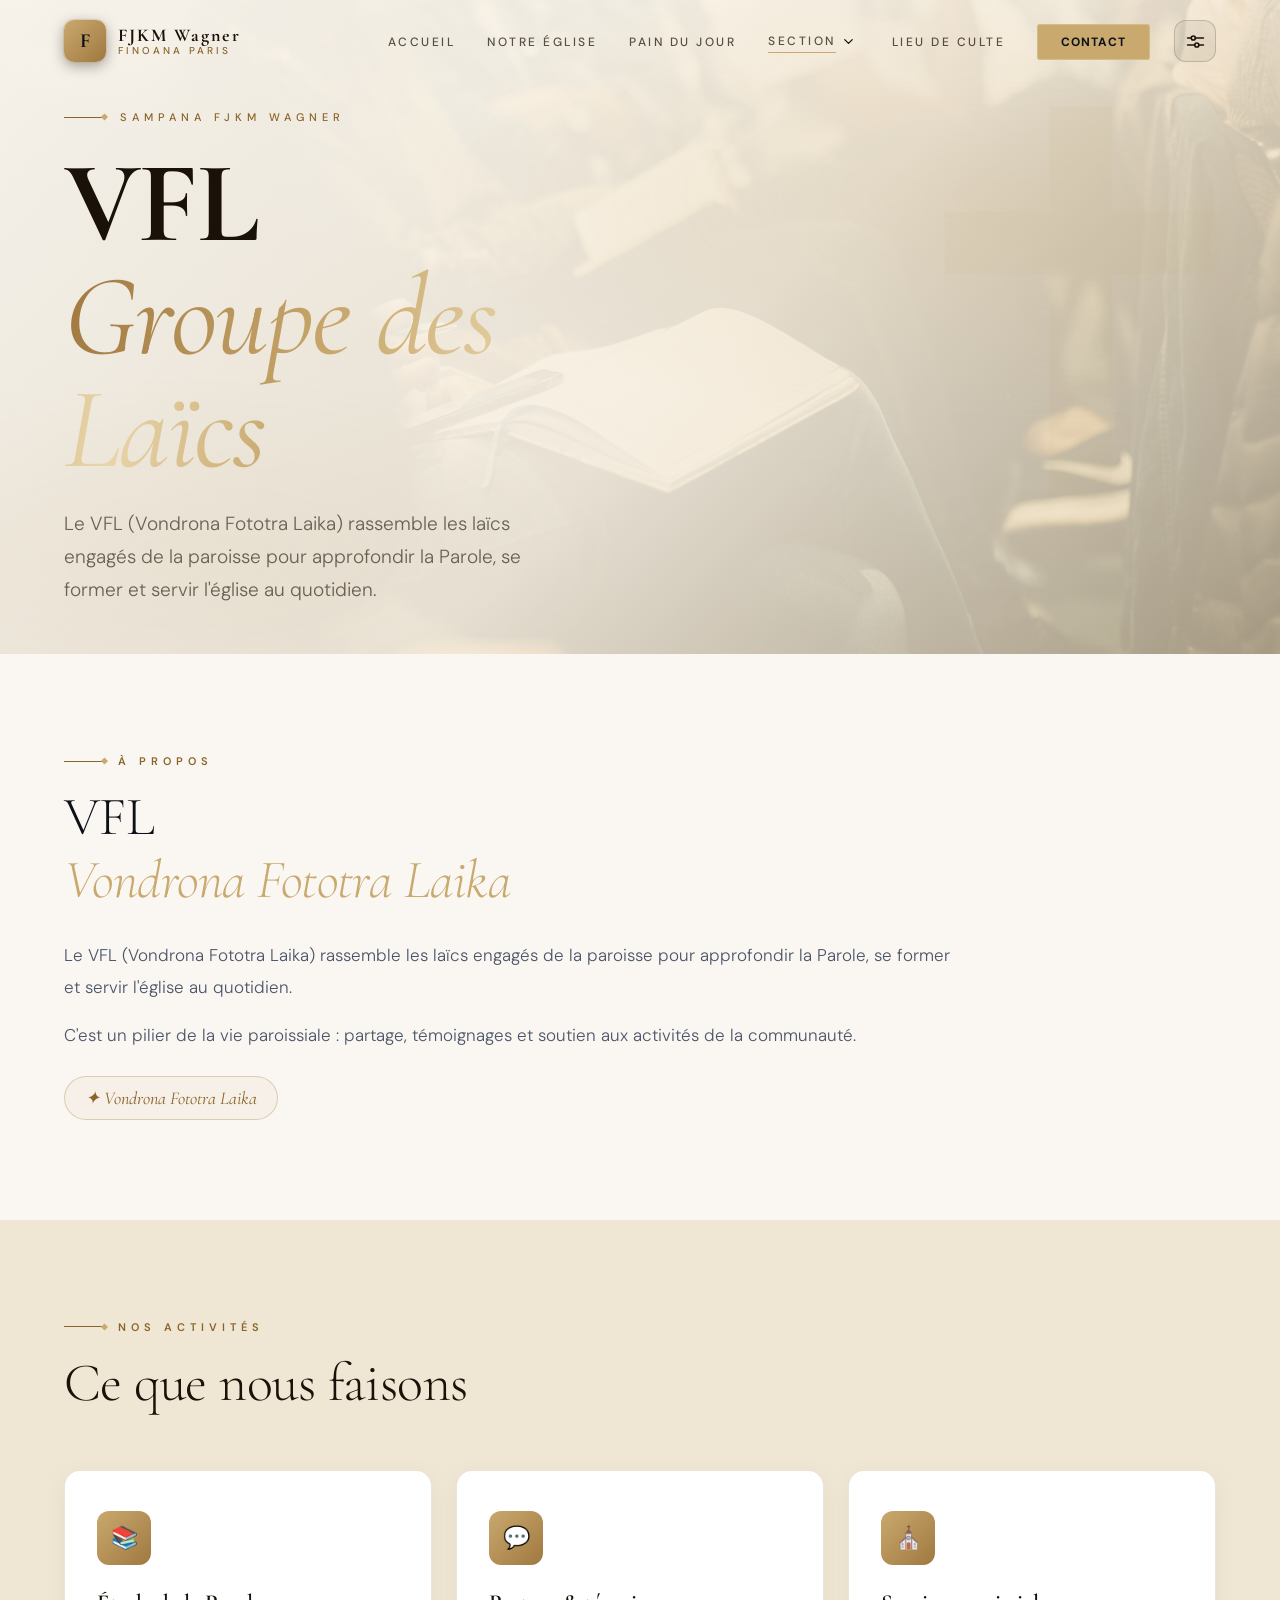
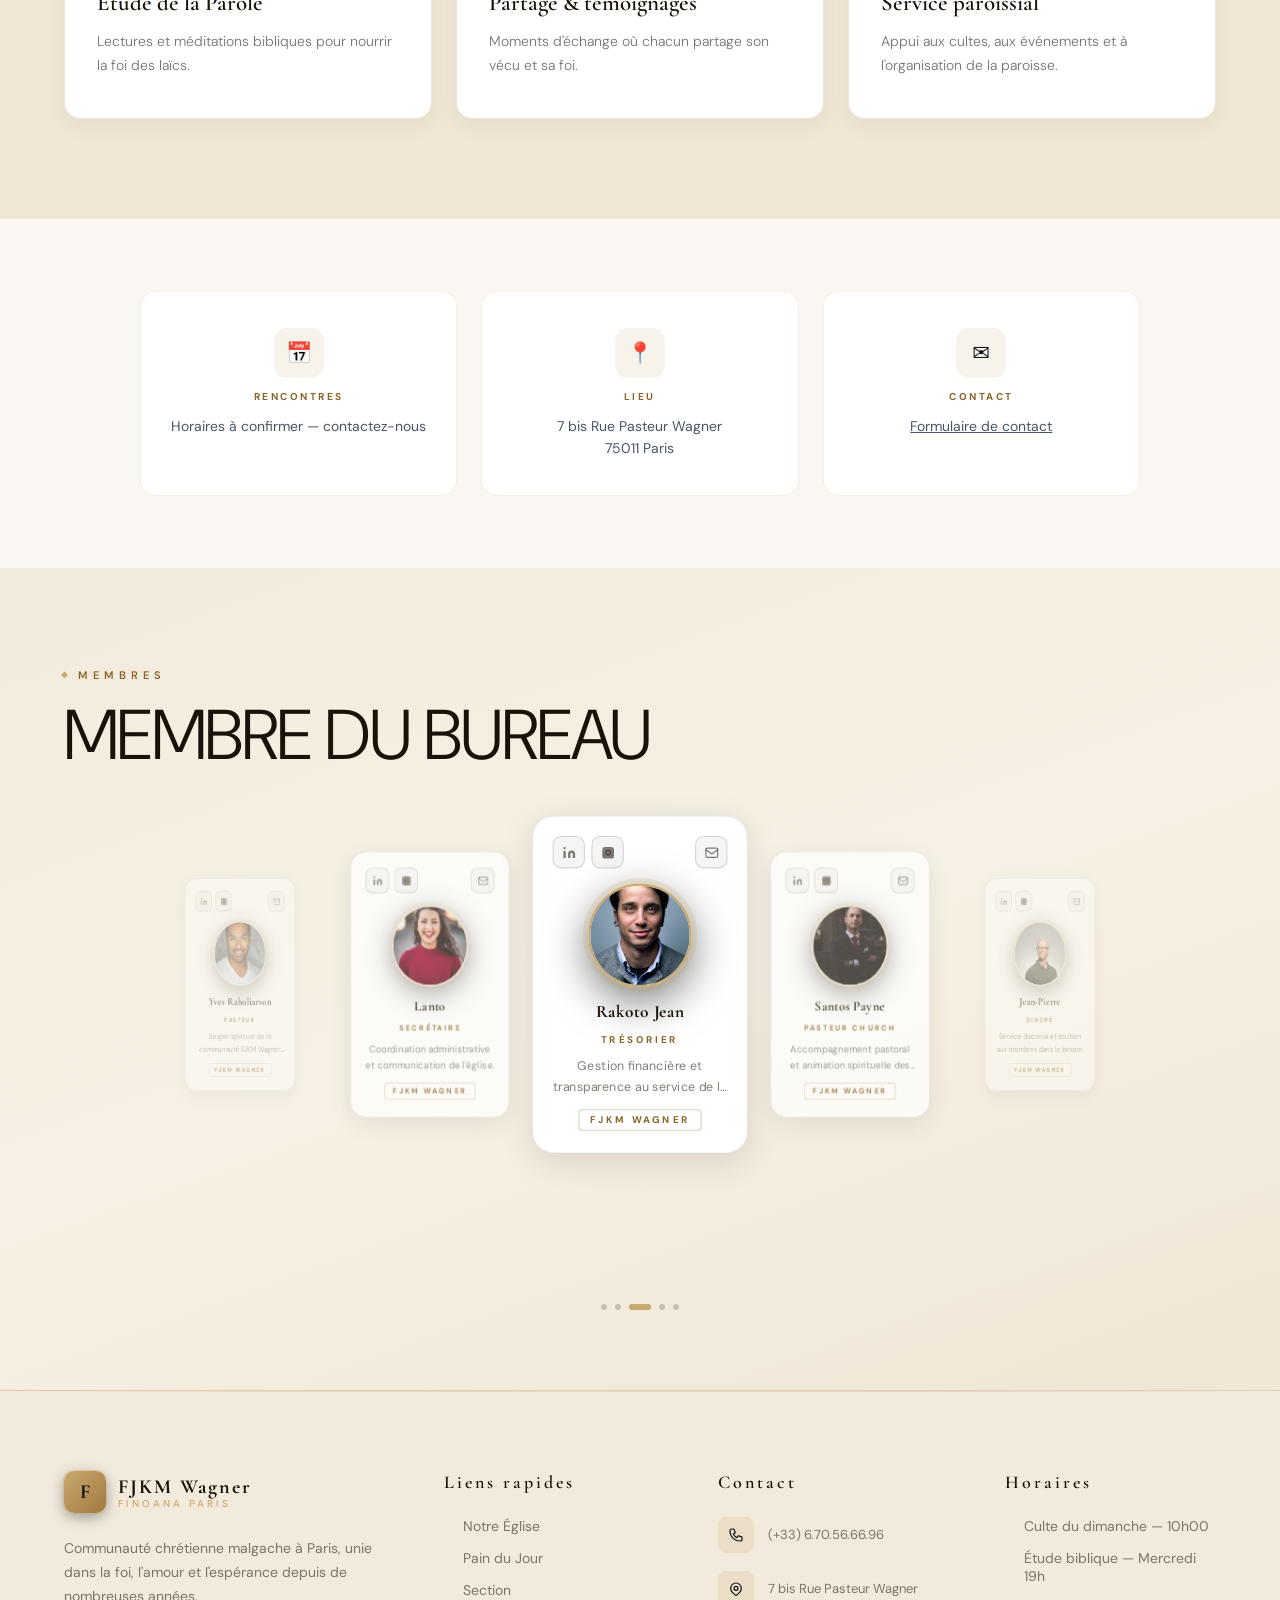
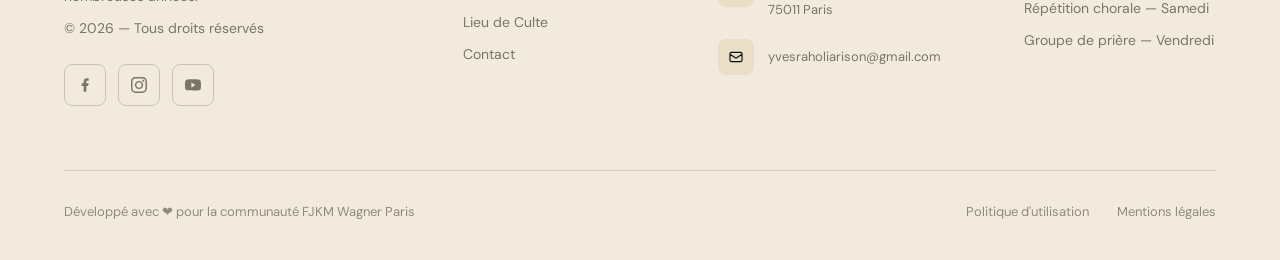
<file: pages/vfl.html>
<!DOCTYPE html>
<html lang="fr" data-lang="fr">
<head>
  <meta charset="UTF-8" />
  <meta name="viewport" content="width=device-width, initial-scale=1.0, viewport-fit=cover" />
  <meta name="description" content="VFL — Vondrona Fototra Laika de l'église FJKM Wagner Paris." />
  <title>VFL – FJKM Wagner Paris</title>
  <link rel="icon" href="data:image/svg+xml,%3Csvg xmlns='http://www.w3.org/2000/svg' viewBox='0 0 64 64'%3E%3Crect width='64' height='64' rx='14' fill='%23C9A96E'/%3E%3Ctext x='32' y='45' font-family='Georgia,serif' font-size='38' font-weight='700' text-anchor='middle' fill='%230D1117'%3EF%3C/text%3E%3C/svg%3E" />
  <link rel="preconnect" href="https://fonts.googleapis.com" />
  <link href="https://fonts.googleapis.com/css2?family=Cormorant+Garamond:ital,wght@0,300;0,400;0,600;0,700;1,300;1,400&family=DM+Sans:wght@300;400;500;600;700&display=swap" rel="stylesheet" />
  <link rel="stylesheet" href="../assets/css/contact.css?v=15" />
  <link rel="stylesheet" href="../assets/css/sections.css?v=15" />
  <link rel="stylesheet" href="../assets/css/bureau.css?v=15" />
  <link rel="stylesheet" href="../assets/css/responsive.css?v=15" />
  <link rel="stylesheet" href="../assets/css/theme.css?v=15" />
  <link rel="stylesheet" href="../assets/css/mobile-nav.css?v=15" />
</head>
<body>
<nav id="navbar"></nav>

<div class="mobile-menu" id="mobileMenu">
  <button class="mobile-close" id="mobileClose">✕</button>
  <a href="../index.html" onclick="closeMobile()">Accueil</a>
  <a href="notre-eglise.html" onclick="closeMobile()">Notre Église</a>
  <a href="../index.html#perikopa" onclick="closeMobile()">Pain du Jour</a>
  <a href="sections.html" onclick="closeMobile()">Section</a>
  <a href="toerana.html" onclick="closeMobile()">Lieu de Culte</a>
  <a href="contact.html" onclick="closeMobile()">Contact</a>
</div>
<!-- HERO -->
<section id="hero" class="s-hero" data-testid="section-hero-vfl">
  <div class="hero-bg" style="background-image:url('../assets/images/accueil-galerie-2.jpg')"></div>
  <div class="hero-overlay"></div>
  <div class="hero-content">
    <div class="hero-eyebrow">
      <div class="hero-eyebrow-line"></div>
      <span data-fr="Sampana FJKM Wagner" data-mg="Sampana FJKM Wagner" data-en="FJKM Wagner Group">Sampana FJKM Wagner</span>
    </div>
    <h1 class="hero-title"><span class="s-acronym">VFL</span><br><em><span data-fr="Groupe des Laïcs" data-mg="Fototra Laika" data-en="Lay Foundation Group">Groupe des Laïcs</span></em></h1>
    <p class="hero-subtitle"><span data-fr="Le VFL (Vondrona Fototra Laika) rassemble les laïcs engagés de la paroisse pour approfondir la Parole, se former et servir l'église au quotidien." data-mg="Ny VFL (Vondrona Fototra Laika) no mamondrona ny laika manolo-tena ao am-piangonana mba handalina ny Teny, hiofana ary hanompo isan'andro." data-en="VFL (Vondrona Fototra Laika) gathers committed lay members of the parish to deepen the Word, train and serve the church daily.">Le VFL (Vondrona Fototra Laika) rassemble les laïcs engagés de la paroisse pour approfondir la Parole, se former et servir l'église au quotidien.</span></p>
  </div>
</section>

<!-- À PROPOS -->
<section id="s-about">
  <div class="s-about-inner">
    <div class="section-label reveal">
      <div class="hero-eyebrow-line"></div>
      <span data-fr="À propos" data-mg="Momba anay" data-en="About us">À propos</span>
    </div>
    <h2 class="section-heading reveal reveal-delay-1" style="font-family:'Cormorant Garamond',serif;font-size:clamp(32px,4.5vw,54px);font-weight:300;line-height:1.15">VFL<br><em style="font-style:italic;color:var(--gold)">Vondrona Fototra Laika</em></h2>
    <p class="s-about-text reveal reveal-delay-1"><span data-fr="Le VFL (Vondrona Fototra Laika) rassemble les laïcs engagés de la paroisse pour approfondir la Parole, se former et servir l'église au quotidien." data-mg="Ny VFL (Vondrona Fototra Laika) no mamondrona ny laika manolo-tena ao am-piangonana mba handalina ny Teny, hiofana ary hanompo isan'andro." data-en="VFL (Vondrona Fototra Laika) gathers committed lay members of the parish to deepen the Word, train and serve the church daily.">Le VFL (Vondrona Fototra Laika) rassemble les laïcs engagés de la paroisse pour approfondir la Parole, se former et servir l'église au quotidien.</span></p>
    <p class="s-about-text reveal reveal-delay-2"><span data-fr="C'est un pilier de la vie paroissiale : partage, témoignages et soutien aux activités de la communauté." data-mg="Andry iray amin'ny fiainam-piangonana izy io : fifampizarana, fanambarana ary fanohanana ny hetsiky ny fiangonana." data-en="It is a pillar of parish life: sharing, testimonies and support for community activities.">C'est un pilier de la vie paroissiale : partage, témoignages et soutien aux activités de la communauté.</span></p>
    <div class="s-fullname reveal reveal-delay-2">✦ Vondrona Fototra Laika</div>
  </div>
</section>

<!-- ACTIVITÉS -->
<section id="s-activities">
  <div class="section-label reveal">
    <div class="hero-eyebrow-line"></div>
    <span data-fr="Nos activités" data-mg="Ny asanay" data-en="Our activities">Nos activités</span>
  </div>
  <h2 class="section-heading reveal reveal-delay-1" style="font-family:'Cormorant Garamond',serif;font-size:clamp(32px,4.5vw,54px);font-weight:300;line-height:1.15"><span data-fr="Ce que nous faisons" data-mg="Izay ataonay" data-en="What we do">Ce que nous faisons</span></h2>
  <div class="s-act-grid">
    <div class="s-act-card reveal" data-testid="activity-card-vfl-0">
      <div class="s-act-icon">📚</div>
      <div class="s-act-title"><span data-fr="Étude de la Parole" data-mg="Fandalinana ny Teny" data-en="Studying the Word">Étude de la Parole</span></div>
      <p class="s-act-text"><span data-fr="Lectures et méditations bibliques pour nourrir la foi des laïcs." data-mg="Famakiana sy fisaintsainana ara-baiboly hamelomana ny finoan'ny laika." data-en="Bible readings and meditations to nourish lay members' faith.">Lectures et méditations bibliques pour nourrir la foi des laïcs.</span></p>
    </div>
    <div class="s-act-card reveal reveal-delay-1" data-testid="activity-card-vfl-1">
      <div class="s-act-icon">💬</div>
      <div class="s-act-title"><span data-fr="Partage & témoignages" data-mg="Fifampizarana & fanambarana" data-en="Sharing & testimonies">Partage & témoignages</span></div>
      <p class="s-act-text"><span data-fr="Moments d'échange où chacun partage son vécu et sa foi." data-mg="Fotoana ifanakalozana izay izaran'ny tsirairay ny fiainany sy ny finoany." data-en="Exchange moments where everyone shares their journey and faith.">Moments d'échange où chacun partage son vécu et sa foi.</span></p>
    </div>
    <div class="s-act-card reveal reveal-delay-2" data-testid="activity-card-vfl-2">
      <div class="s-act-icon">⛪</div>
      <div class="s-act-title"><span data-fr="Service paroissial" data-mg="Fanompoana ny fiangonana" data-en="Parish service">Service paroissial</span></div>
      <p class="s-act-text"><span data-fr="Appui aux cultes, aux événements et à l'organisation de la paroisse." data-mg="Fanohanana ny fanompoam-pivavahana, ny hetsika ary ny fandaminana." data-en="Support for services, events and parish organisation.">Appui aux cultes, aux événements et à l'organisation de la paroisse.</span></p>
    </div>
  </div>
</section>

<!-- INFOS -->
<section id="s-info">
  <div class="s-info-grid">
    <div class="s-info-item reveal">
      <div class="s-info-icon">📅</div>
      <div class="s-info-label"><span data-fr="Rencontres" data-mg="Fihaonana" data-en="Meetings">Rencontres</span></div>
      <div class="s-info-value"><span data-fr="Horaires à confirmer — contactez-nous" data-mg="Fotoana mbola hamafisina — antsoy izahay" data-en="Schedule to be confirmed — contact us">Horaires à confirmer — contactez-nous</span></div>
    </div>
    <div class="s-info-item reveal reveal-delay-1">
      <div class="s-info-icon">📍</div>
      <div class="s-info-label"><span data-fr="Lieu" data-mg="Toerana" data-en="Location">Lieu</span></div>
      <div class="s-info-value">7 bis Rue Pasteur Wagner<br>75011 Paris</div>
    </div>
    <div class="s-info-item reveal reveal-delay-2">
      <div class="s-info-icon">✉️</div>
      <div class="s-info-label">Contact</div>
      <div class="s-info-value"><a href="contact.html" style="color:inherit"><span data-fr="Formulaire de contact" data-mg="Taratasy fifandraisana" data-en="Contact form">Formulaire de contact</span></a></div>
    </div>
  </div>
</section>

<!-- MEMBRES DU BUREAU -->
<section id="bureau">
  <div class="section-intro reveal" style="padding:0 5%">
    <div class="section-label">
      <div class="section-label-line"></div>
      <span data-fr="Membres" data-en="Members" data-mg="Mpikambana">Membres</span>
    </div>
    <h2 class="section-heading" data-fr="MEMBRE DU BUREAU" data-en="BOARD MEMBERS" data-mg="MPIKAMBANA ANY AN'NY BIRAO">MEMBRE DU BUREAU</h2>
  </div>

  <div class="bc-stage">
    <div class="bc-carousel" id="bcCarousel">

      <!-- Card 0 — Yves Raholiarson / Pasteur -->
      <div class="bc-card" data-index="0">
        <div class="bc-top">
          <div class="bc-icons-left">
            <a href="https://www.linkedin.com/in/fjkmwagnerparis" class="bc-icon" title="LinkedIn" target="_blank" rel="noopener noreferrer">
              <svg width="13" height="13" fill="currentColor" viewBox="0 0 24 24"><path d="M16 8a6 6 0 0 1 6 6v7h-4v-7a2 2 0 0 0-2-2 2 2 0 0 0-2 2v7h-4v-7a6 6 0 0 1 6-6z"/><rect x="2" y="9" width="4" height="12"/><circle cx="4" cy="4" r="2"/></svg>
            </a>
            <a href="https://www.instagram.com/fjkmwagnerparis" class="bc-icon" title="Instagram" target="_blank" rel="noopener noreferrer">
              <svg width="13" height="13" fill="currentColor" viewBox="0 0 24 24"><rect x="2" y="2" width="20" height="20" rx="5" ry="5"/><path fill="none" stroke="currentColor" stroke-width="2" d="M16 11.37A4 4 0 1 1 12.63 8 4 4 0 0 1 16 11.37z"/><line fill="none" stroke="currentColor" stroke-width="2" x1="17.5" y1="6.5" x2="17.51" y2="6.5"/></svg>
            </a>
          </div>
          <a href="mailto:pinelanthony@outlook.fr" class="bc-icon" title="Email">
            <svg width="13" height="13" fill="none" stroke="currentColor" stroke-width="2" stroke-linecap="round" stroke-linejoin="round" viewBox="0 0 24 24"><rect x="2" y="4" width="20" height="16" rx="2"/><path d="m22 7-10 7L2 7"/></svg>
          </a>
        </div>
        <div class="bc-avatar">
          <img src="../assets/images/eglise-bureau-1.jpg?v=15" alt="Yves Raholiarson" />
        </div>
        <div class="bc-name">Yves Raholiarson</div>
        <div class="bc-role" data-fr="Pasteur" data-en="Pastor" data-mg="Pasteur">Pasteur</div>
        <p class="bc-desc" data-fr="Berger spirituel de la communauté FJKM Wagner Paris." data-en="Spiritual shepherd of the FJKM Wagner Paris community." data-mg="Mpiandry ara-panahy ny FJKM Wagner Paris.">Berger spirituel de la communauté FJKM Wagner Paris.</p>
        <div class="bc-footer"><span class="bc-tag">FJKM Wagner</span></div>
      </div>

      <!-- Card 1 — Lanto / Secrétaire -->
      <div class="bc-card" data-index="1">
        <div class="bc-top">
          <div class="bc-icons-left">
            <a href="https://www.linkedin.com/in/fjkmwagnerparis" class="bc-icon" title="LinkedIn" target="_blank" rel="noopener noreferrer">
              <svg width="13" height="13" fill="currentColor" viewBox="0 0 24 24"><path d="M16 8a6 6 0 0 1 6 6v7h-4v-7a2 2 0 0 0-2-2 2 2 0 0 0-2 2v7h-4v-7a6 6 0 0 1 6-6z"/><rect x="2" y="9" width="4" height="12"/><circle cx="4" cy="4" r="2"/></svg>
            </a>
            <a href="https://www.instagram.com/fjkmwagnerparis" class="bc-icon" title="Instagram" target="_blank" rel="noopener noreferrer">
              <svg width="13" height="13" fill="currentColor" viewBox="0 0 24 24"><rect x="2" y="2" width="20" height="20" rx="5" ry="5"/><path fill="none" stroke="currentColor" stroke-width="2" d="M16 11.37A4 4 0 1 1 12.63 8 4 4 0 0 1 16 11.37z"/><line fill="none" stroke="currentColor" stroke-width="2" x1="17.5" y1="6.5" x2="17.51" y2="6.5"/></svg>
            </a>
          </div>
          <a href="mailto:toxdago@live.fr" class="bc-icon" title="Email">
            <svg width="13" height="13" fill="none" stroke="currentColor" stroke-width="2" stroke-linecap="round" stroke-linejoin="round" viewBox="0 0 24 24"><rect x="2" y="4" width="20" height="16" rx="2"/><path d="m22 7-10 7L2 7"/></svg>
          </a>
        </div>
        <div class="bc-avatar">
          <img src="../assets/images/eglise-bureau-2.jpg?v=15" alt="Lanto" />
        </div>
        <div class="bc-name">Lanto</div>
        <div class="bc-role" data-fr="Secrétaire" data-en="Secretary" data-mg="Sekretera">Secrétaire</div>
        <p class="bc-desc" data-fr="Coordination administrative et communication de l'église." data-en="Administrative coordination and church communication." data-mg="Fitantanana ara-pitantanana sy fifandraisana ny fiangonana.">Coordination administrative et communication de l'église.</p>
        <div class="bc-footer"><span class="bc-tag">FJKM Wagner</span></div>
      </div>

      <!-- Card 2 — Trésorier (center / default active) -->
      <div class="bc-card" data-index="2">
        <div class="bc-top">
          <div class="bc-icons-left">
            <a href="https://www.linkedin.com/in/fjkmwagnerparis" class="bc-icon" title="LinkedIn" target="_blank" rel="noopener noreferrer">
              <svg width="13" height="13" fill="currentColor" viewBox="0 0 24 24"><path d="M16 8a6 6 0 0 1 6 6v7h-4v-7a2 2 0 0 0-2-2 2 2 0 0 0-2 2v7h-4v-7a6 6 0 0 1 6-6z"/><rect x="2" y="9" width="4" height="12"/><circle cx="4" cy="4" r="2"/></svg>
            </a>
            <a href="https://www.instagram.com/fjkmwagnerparis" class="bc-icon" title="Instagram" target="_blank" rel="noopener noreferrer">
              <svg width="13" height="13" fill="currentColor" viewBox="0 0 24 24"><rect x="2" y="2" width="20" height="20" rx="5" ry="5"/><path fill="none" stroke="currentColor" stroke-width="2" d="M16 11.37A4 4 0 1 1 12.63 8 4 4 0 0 1 16 11.37z"/><line fill="none" stroke="currentColor" stroke-width="2" x1="17.5" y1="6.5" x2="17.51" y2="6.5"/></svg>
            </a>
          </div>
          <a href="mailto:toxdago@live.fr" class="bc-icon" title="Email">
            <svg width="13" height="13" fill="none" stroke="currentColor" stroke-width="2" stroke-linecap="round" stroke-linejoin="round" viewBox="0 0 24 24"><rect x="2" y="4" width="20" height="16" rx="2"/><path d="m22 7-10 7L2 7"/></svg>
          </a>
        </div>
        <div class="bc-avatar">
          <img src="../assets/images/eglise-bureau-3.jpg?v=15" alt="Rakoto Jean" />
        </div>
        <div class="bc-name">Rakoto Jean</div>
        <div class="bc-role" data-fr="Trésorier" data-en="Treasurer" data-mg="Mpitahiry harena">Trésorier</div>
        <p class="bc-desc" data-fr="Gestion financière et transparence au service de la communauté." data-en="Financial management at the service of the community." data-mg="Fitantanana ara-bola ho an'ny fiangonana.">Gestion financière et transparence au service de la communauté.</p>
        <div class="bc-footer"><span class="bc-tag">FJKM Wagner</span></div>
      </div>

      <!-- Card 3 — Santos Payne / Pasteur Church -->
      <div class="bc-card" data-index="3">
        <div class="bc-top">
          <div class="bc-icons-left">
            <a href="https://www.linkedin.com/in/fjkmwagnerparis" class="bc-icon" title="LinkedIn" target="_blank" rel="noopener noreferrer">
              <svg width="13" height="13" fill="currentColor" viewBox="0 0 24 24"><path d="M16 8a6 6 0 0 1 6 6v7h-4v-7a2 2 0 0 0-2-2 2 2 0 0 0-2 2v7h-4v-7a6 6 0 0 1 6-6z"/><rect x="2" y="9" width="4" height="12"/><circle cx="4" cy="4" r="2"/></svg>
            </a>
            <a href="https://www.instagram.com/fjkmwagnerparis" class="bc-icon" title="Instagram" target="_blank" rel="noopener noreferrer">
              <svg width="13" height="13" fill="currentColor" viewBox="0 0 24 24"><rect x="2" y="2" width="20" height="20" rx="5" ry="5"/><path fill="none" stroke="currentColor" stroke-width="2" d="M16 11.37A4 4 0 1 1 12.63 8 4 4 0 0 1 16 11.37z"/><line fill="none" stroke="currentColor" stroke-width="2" x1="17.5" y1="6.5" x2="17.51" y2="6.5"/></svg>
            </a>
          </div>
          <a href="mailto:toxdago@live.fr" class="bc-icon" title="Email">
            <svg width="13" height="13" fill="none" stroke="currentColor" stroke-width="2" stroke-linecap="round" stroke-linejoin="round" viewBox="0 0 24 24"><rect x="2" y="4" width="20" height="16" rx="2"/><path d="m22 7-10 7L2 7"/></svg>
          </a>
        </div>
        <div class="bc-avatar">
          <img src="../assets/images/eglise-bureau-4.jpg?v=15" alt="Santos Payne" />
        </div>
        <div class="bc-name">Santos Payne</div>
        <div class="bc-role" data-fr="Pasteur Church" data-en="Pastor Church" data-mg="Pasteur Church">Pasteur Church</div>
        <p class="bc-desc" data-fr="Accompagnement pastoral et animation spirituelle des fidèles." data-en="Pastoral accompaniment and spiritual facilitation." data-mg="Fanohanan-pastoraly sy famelombelomana ara-panahy.">Accompagnement pastoral et animation spirituelle des fidèles.</p>
        <div class="bc-footer"><span class="bc-tag">FJKM Wagner</span></div>
      </div>

      <!-- Card 4 — Jean-Pierre / Diacre -->
      <div class="bc-card" data-index="4">
        <div class="bc-top">
          <div class="bc-icons-left">
            <a href="https://www.linkedin.com/in/fjkmwagnerparis" class="bc-icon" title="LinkedIn" target="_blank" rel="noopener noreferrer">
              <svg width="13" height="13" fill="currentColor" viewBox="0 0 24 24"><path d="M16 8a6 6 0 0 1 6 6v7h-4v-7a2 2 0 0 0-2-2 2 2 0 0 0-2 2v7h-4v-7a6 6 0 0 1 6-6z"/><rect x="2" y="9" width="4" height="12"/><circle cx="4" cy="4" r="2"/></svg>
            </a>
            <a href="https://www.instagram.com/fjkmwagnerparis" class="bc-icon" title="Instagram" target="_blank" rel="noopener noreferrer">
              <svg width="13" height="13" fill="currentColor" viewBox="0 0 24 24"><rect x="2" y="2" width="20" height="20" rx="5" ry="5"/><path fill="none" stroke="currentColor" stroke-width="2" d="M16 11.37A4 4 0 1 1 12.63 8 4 4 0 0 1 16 11.37z"/><line fill="none" stroke="currentColor" stroke-width="2" x1="17.5" y1="6.5" x2="17.51" y2="6.5"/></svg>
            </a>
          </div>
          <a href="mailto:toxdago@live.fr" class="bc-icon" title="Email">
            <svg width="13" height="13" fill="none" stroke="currentColor" stroke-width="2" stroke-linecap="round" stroke-linejoin="round" viewBox="0 0 24 24"><rect x="2" y="4" width="20" height="16" rx="2"/><path d="m22 7-10 7L2 7"/></svg>
          </a>
        </div>
        <div class="bc-avatar">
          <img src="../assets/images/eglise-bureau-5.jpg?v=15" alt="Jean-Pierre" />
        </div>
        <div class="bc-name">Jean-Pierre</div>
        <div class="bc-role" data-fr="Diacre" data-en="Deacon" data-mg="Diakona">Diacre</div>
        <p class="bc-desc" data-fr="Service diaconal et soutien aux membres dans le besoin." data-en="Diaconal service and support for members in need." data-mg="Fanompoam-diakona sy fanampiana ny mpikambana sahirana.">Service diaconal et soutien aux membres dans le besoin.</p>
        <div class="bc-footer"><span class="bc-tag">FJKM Wagner</span></div>
      </div>

    </div>
    <div class="bc-dots" id="bcDots"></div>
  </div>
</section>

<footer id="footer"></footer>

<!-- BACK TO TOP -->
<button id="backtotop" onclick="window.scrollTo({top:0,behavior:'smooth'})" aria-label="Retour en haut">
  <svg width="18" height="18" fill="none" stroke="currentColor" stroke-width="2.5" viewBox="0 0 24 24">
    <path stroke-linecap="round" stroke-linejoin="round" d="M5 15l7-7 7 7"/>
  </svg>
</button>

<!-- CONTRÔLES FLOTTANTS -->
<div id="floatingControls" aria-label="Contrôles de langue et de thème">
  <div id="langPanel" role="group" aria-label="Choisir la langue">
    <button class="lang-btn" id="btnFR" aria-label="Français"><span class="lang-flag">🇫🇷</span> FR</button>
    <button class="lang-btn" id="btnMG" aria-label="Malagasy"><span class="lang-flag">🇲🇬</span> MG</button>
    <button class="lang-btn" id="btnEN" aria-label="English"><span class="lang-flag">🇬🇧</span> EN</button>
  </div>
  <div id="themePanel" role="group" aria-label="Choisir le thème">
    <button class="theme-btn" id="btnDay" aria-label="Mode jour">
      <svg class="theme-icon" viewBox="0 0 24 24" fill="none" stroke="currentColor" stroke-width="2" stroke-linecap="round" stroke-linejoin="round">
        <circle cx="12" cy="12" r="5"/>
        <line x1="12" y1="1" x2="12" y2="3"/><line x1="12" y1="21" x2="12" y2="23"/>
        <line x1="4.22" y1="4.22" x2="5.64" y2="5.64"/><line x1="18.36" y1="18.36" x2="19.78" y2="19.78"/>
        <line x1="1" y1="12" x2="3" y2="12"/><line x1="21" y1="12" x2="23" y2="12"/>
        <line x1="4.22" y1="19.78" x2="5.64" y2="18.36"/><line x1="18.36" y1="5.64" x2="19.78" y2="4.22"/>
      </svg>
      Jour
    </button>
    <button class="theme-btn" id="btnNight" aria-label="Mode nuit">
      <svg class="theme-icon" viewBox="0 0 24 24" fill="none" stroke="currentColor" stroke-width="2" stroke-linecap="round" stroke-linejoin="round">
        <path d="M21 12.79A9 9 0 1 1 11.21 3 7 7 0 0 0 21 12.79z"/>
      </svg>
      Nuit
    </button>
  </div>
</div>

<script src="../assets/js/components.js?v=15"></script>

<script src="../assets/js/chrome.js?v=15"></script>
<script src="../assets/js/bureau.js?v=15"></script>
<script src="../assets/js/mobile-nav.js?v=15"></script>
</body>
</html>
</file>
<file: assets/css/contact.css>
/* =========================================
   FJKM Wagner – Contact
   ========================================= */

@import url('variables.css?v=15');

/* ── Variables page-spécifiques ── */
:root {
  --cream:      #F5F0E8;
  --cream-alt:  #EDE8DF;
}

*, *::before, *::after { box-sizing: border-box; margin: 0; padding: 0; }
html { scroll-behavior: smooth; }
body {
  font-family: var(--font-sans);
  background: var(--cream);
  color: var(--deep);
  overflow-x: hidden;
  transition: background .4s ease, color .4s ease;
}

/* ══════════════════════════════════════
   NAV
   ══════════════════════════════════════ */
nav {
  position: fixed; top: 0; left: 0; right: 0;
  z-index: 100; padding: 20px 5%;
  display: flex; align-items: center; justify-content: space-between;
  transition: all .4s ease; background: transparent;
}
nav.scrolled {
  background: rgba(13,17,23,.96); backdrop-filter: blur(20px);
  padding: 14px 5%; box-shadow: 0 1px 30px rgba(0,0,0,.4);
}
.logo { display: flex; align-items: center; gap: 12px; text-decoration: none; }
.logo-mark {
  width: 42px; height: 42px;
  background: linear-gradient(135deg, var(--gold) 0%, #A07840 100%);
  border-radius: 10px; display: flex; align-items: center; justify-content: center;
  font-family: var(--font-serif); font-size: 20px; font-weight: 700; color: var(--deep);
}
.logo-text { display: flex; flex-direction: column; line-height: 1.1; }
.logo-text span:first-child { font-family: var(--font-serif); font-weight: 700; font-size: 18px; color: var(--white); letter-spacing: 2px; }
.logo-text span:last-child { font-size: 10px; color: var(--gold); letter-spacing: 3px; text-transform: uppercase; font-weight: 500; }
.nav-links { display: flex; gap: 32px; list-style: none; }
.nav-links a {
  text-decoration: none; font-size: 13px; font-weight: 500; letter-spacing: 1.5px; text-transform: uppercase;
  color: rgba(255,255,255,.75); transition: color .3s; position: relative;
}
.nav-links a::after { content: ''; position: absolute; bottom: -4px; left: 0; width: 0; height: 1px; background: var(--gold); transition: width .3s; }
.nav-links a:hover, .nav-links a.nav-active { color: var(--white); }
.nav-links a:hover::after, .nav-links a.nav-active::after { width: 100%; }
.nav-cta {
  background: var(--gold); color: var(--deep) !important; padding: 10px 24px; border-radius: 6px;
  font-weight: 700 !important; letter-spacing: 1px !important; transition: opacity .3s !important;
}
.nav-cta::after { display: none !important; }
.nav-cta:hover { opacity: .85 !important; }
.nav-cta.nav-active { box-shadow: 0 0 0 2px rgba(201,169,110,.7), 0 4px 16px rgba(201,169,110,.25); }
.hamburger { display: none; flex-direction: column; gap: 5px; cursor: pointer; background: none; border: none; padding: 4px; }
.hamburger span { display: block; width: 24px; height: 2px; background: var(--white); border-radius: 2px; transition: all .3s; }
.mobile-menu {
  display: none; position: fixed; top: 0; left: 0; right: 0; bottom: 0;
  background: var(--deep); z-index: 99;
  flex-direction: column; align-items: center; justify-content: center; gap: 40px;
}
.mobile-menu.open { display: flex; }
.mobile-menu a { font-family: var(--font-serif); font-size: 32px; font-weight: 600; color: var(--white); text-decoration: none; letter-spacing: 2px; text-transform: uppercase; transition: color .3s; }
.mobile-menu a:hover { color: var(--gold); }
.mobile-close { position: absolute; top: 24px; right: 5%; background: none; border: none; color: var(--white); font-size: 30px; cursor: pointer; }

/* ══════════════════════════════════════
   HERO
   ══════════════════════════════════════ */
#hero {
  min-height: 52vh; position: relative; display: flex; align-items: center;
  overflow: hidden; background: var(--deep);
}
.hero-bg {
  position: absolute; inset: 0;
  background: url('../images/accueil-galerie-2.jpg') center/cover no-repeat;
  opacity: .22; animation: slowzoom 20s ease-in-out infinite alternate;
}
@keyframes slowzoom { from { transform: scale(1.05); } to { transform: scale(1.12); } }
.hero-overlay {
  position: absolute; inset: 0;
  background: linear-gradient(135deg, rgba(13,17,23,.93) 0%, rgba(18,28,46,.8) 55%, rgba(201,169,110,.1) 100%);
}
.hero-content { position: relative; z-index: 2; padding: 0 5%; max-width: 720px; }
.hero-eyebrow { display: flex; align-items: center; gap: 16px; margin-bottom: 24px; opacity: 0; animation: fadeUp .8s .3s forwards; }
.hero-eyebrow-line { width: 40px; height: 1px; background: var(--gold); }
.hero-eyebrow span { font-size: 11px; letter-spacing: 4px; text-transform: uppercase; color: var(--gold); font-weight: 500; }
.hero-title {
  font-family: var(--font-serif); font-size: clamp(44px, 7vw, 82px);
  font-weight: 300; color: var(--white); line-height: 1.05; margin-bottom: 20px;
  opacity: 0; animation: fadeUp .8s .5s forwards;
}
.hero-title em { font-style: italic; color: var(--gold); }
.hero-subtitle { font-size: 16px; color: rgba(255,255,255,.52); max-width: 520px; line-height: 1.75; font-weight: 300; opacity: 0; animation: fadeUp .8s .7s forwards; }
@keyframes fadeUp { from { opacity: 0; transform: translateY(28px); } to { opacity: 1; transform: translateY(0); } }

/* ══════════════════════════════════════
   CONTACT FORM
   ══════════════════════════════════════ */
#contact-form-section { padding: 96px 5%; background: var(--cream); }
.cf-container { max-width: 920px; margin: 0 auto; display: flex; flex-direction: column; gap: 60px; }

/* ── Step header ── */
.cf-step-label { display: flex; align-items: center; gap: 16px; margin-bottom: 28px; }
.cf-step-num {
  width: 42px; height: 42px; border-radius: 50%;
  background: linear-gradient(135deg, var(--gold) 0%, #A07840 100%);
  display: flex; align-items: center; justify-content: center;
  font-family: var(--font-serif); font-size: 18px; font-weight: 700; color: var(--deep);
  flex-shrink: 0;
}
.cf-step-label > span:last-child {
  font-family: var(--font-serif); font-size: clamp(22px, 2.8vw, 30px); font-weight: 700;
  color: var(--deep); letter-spacing: .5px;
}

/* ── Recipient grid ── */
.cf-recipients { display: grid; grid-template-columns: repeat(4, 1fr); gap: 12px; }

.cf-recipient {
  display: flex; align-items: center; gap: 12px; padding: 16px 14px;
  background: var(--white); border: 1.5px solid rgba(201,169,110,.18);
  border-radius: 14px; cursor: pointer; text-align: left; font-family: var(--font-sans);
  transition: all .25s ease;
}
.cf-recipient:hover {
  border-color: rgba(201,169,110,.5); transform: translateY(-2px);
  box-shadow: 0 6px 24px rgba(201,169,110,.14);
}
.cf-recipient.selected {
  border-color: var(--gold);
  background: linear-gradient(135deg, rgba(201,169,110,.1) 0%, rgba(201,169,110,.04) 100%);
  box-shadow: 0 6px 28px rgba(201,169,110,.22);
}
.cf-rec-icon {
  width: 44px; height: 44px; border-radius: 10px;
  background: rgba(201,169,110,.1); display: flex; align-items: center; justify-content: center;
  font-size: 20px; flex-shrink: 0;
}
.cf-recipient.selected .cf-rec-icon { background: rgba(201,169,110,.22); }
.cf-rec-body { display: flex; flex-direction: column; gap: 3px; min-width: 0; }
.cf-rec-name { font-size: 13px; font-weight: 700; color: var(--deep); letter-spacing: .4px; }
.cf-rec-sub { font-size: 10.5px; color: var(--text-muted); }
.cf-recipient.selected .cf-rec-name { color: #7A5020; }

/* ── Form fields ── */
.cf-fields { display: flex; flex-direction: column; gap: 20px; }
.cf-field-group { display: grid; grid-template-columns: 1fr 1fr; gap: 20px; }
.cf-field { display: flex; flex-direction: column; gap: 8px; }
.cf-field label { font-size: 11px; font-weight: 700; letter-spacing: 2px; text-transform: uppercase; color: var(--text-muted); }
.cf-field input, .cf-field textarea {
  font-family: var(--font-sans); font-size: 15px; font-weight: 400; color: var(--deep);
  background: var(--white); border: 1.5px solid rgba(201,169,110,.2); border-radius: 10px;
  padding: 14px 18px; transition: border-color .25s, box-shadow .25s; outline: none; resize: vertical;
}
.cf-field input::placeholder, .cf-field textarea::placeholder { color: rgba(107,125,146,.45); }
.cf-field input:focus, .cf-field textarea:focus { border-color: var(--gold); box-shadow: 0 0 0 3px rgba(201,169,110,.12); }
.cf-field textarea { min-height: 160px; line-height: 1.7; }

/* ── Submit ── */
.cf-submit-row { display: flex; align-items: center; justify-content: space-between; gap: 24px; flex-wrap: wrap; }
.cf-disclaimer { font-size: 12px; color: var(--text-muted); max-width: 400px; line-height: 1.6; }
.cf-btn {
  display: flex; align-items: center; gap: 12px; padding: 16px 44px;
  background: linear-gradient(135deg, var(--gold) 0%, #A07840 100%);
  color: var(--deep); border: none; border-radius: 10px; cursor: pointer;
  font-family: var(--font-sans); font-size: 13px; font-weight: 700; letter-spacing: 1.5px; text-transform: uppercase;
  transition: all .3s ease; box-shadow: 0 8px 32px rgba(201,169,110,.3); white-space: nowrap;
}
.cf-btn:hover { transform: translateY(-2px); box-shadow: 0 14px 44px rgba(201,169,110,.4); }
.cf-btn:active { transform: none; }
.cf-btn:disabled { opacity: .7; cursor: not-allowed; transform: none; }

.cf-btn-spin { display: none; animation: spin .75s linear infinite; }
.cf-btn.loading .cf-btn-arrow { display: none; }
.cf-btn.loading .cf-btn-spin  { display: block; }
@keyframes spin { to { transform: rotate(360deg); } }

/* ── Error message ── */
.cf-error-msg {
  display: none; align-items: flex-start; gap: 12px;
  padding: 16px 20px; border-radius: 12px;
  background: rgba(220, 53, 69, .07);
  border: 1px solid rgba(220, 53, 69, .25);
  color: #b02030;
}
.cf-error-msg.show { display: flex; }
body.theme-dark .cf-error-msg { background: rgba(220,53,69,.1); border-color: rgba(220,53,69,.3); color: #ff8a95; }
.cf-error-msg span { font-size: 18px; flex-shrink: 0; }
.cf-error-msg p { font-size: 13px; line-height: 1.65; margin: 0; }

/* ── Success ── */
.cf-success {
  display: none; flex-direction: column; align-items: center; gap: 20px;
  padding: 72px 40px; text-align: center;
  background: var(--white); border-radius: 20px;
  border: 1px solid rgba(201,169,110,.15);
  animation: fadeUp .7s ease forwards;
}
.cf-success.show { display: flex; }
.cf-success-icon {
  width: 76px; height: 76px; border-radius: 50%;
  background: linear-gradient(135deg, #4CAF50, #2E7D32);
  display: flex; align-items: center; justify-content: center;
  font-size: 34px; color: white;
  box-shadow: 0 10px 36px rgba(76,175,80,.3);
}
.cf-success h3 { font-family: var(--font-serif); font-size: 34px; font-weight: 700; color: var(--deep); }
.cf-success p { font-size: 16px; color: var(--text-muted); max-width: 440px; line-height: 1.75; }

/* hidden state while submitting */
.cf-container.submitted .cf-step,
.cf-container.submitted .cf-submit-row { display: none; }

/* ══════════════════════════════════════
   CONTACT INFO BAR
   ══════════════════════════════════════ */
#contact-info { padding: 72px 5%; background: var(--deep); }
.ci-grid { display: grid; grid-template-columns: repeat(4, 1fr); gap: 24px; max-width: 920px; margin: 0 auto; }
.ci-item {
  display: flex; flex-direction: column; align-items: center; gap: 14px; text-align: center;
  padding: 36px 20px; border: 1px solid rgba(255,255,255,.07); border-radius: 18px;
  background: rgba(255,255,255,.03); transition: border-color .3s, background .3s;
}
.ci-item:hover { border-color: rgba(201,169,110,.3); background: rgba(201,169,110,.04); }
.ci-icon { width: 52px; height: 52px; border-radius: 14px; background: rgba(201,169,110,.1); display: flex; align-items: center; justify-content: center; font-size: 22px; }
.ci-label { font-size: 10px; font-weight: 700; letter-spacing: 2.5px; text-transform: uppercase; color: var(--gold); }
.ci-value { font-size: 14px; color: rgba(255,255,255,.5); line-height: 1.65; text-decoration: none; }
a.ci-value:hover { color: var(--gold); }

/* ══════════════════════════════════════
   FOOTER
   ══════════════════════════════════════ */
footer { background: var(--deep); padding: 80px 5% 40px; }
.footer-grid { display: grid; grid-template-columns: 1.5fr 1fr 1fr 1fr; gap: 64px; margin-bottom: 64px; }
.footer-brand p { font-size: 14px; color: rgba(255,255,255,.35); line-height: 1.7; margin-bottom: 8px; }
.footer-brand .logo-text span:first-child { font-size: 20px; }
.footer-heading { font-family: var(--font-serif); font-size: 18px; font-weight: 600; color: var(--white); margin-bottom: 24px; letter-spacing: 1px; }
.footer-links { list-style: none; display: flex; flex-direction: column; gap: 14px; }
.footer-links a { text-decoration: none; font-size: 14px; color: rgba(255,255,255,.4); transition: color .3s; display: flex; align-items: center; gap: 10px; }
.footer-links a::before { content: '→'; font-size: 11px; color: var(--gold); opacity: 0; transform: translateX(-6px); transition: all .3s; }
.footer-links a:hover { color: var(--white); }
.footer-links a:hover::before { opacity: 1; transform: translateX(0); }
.footer-contact-item { display: flex; align-items: flex-start; gap: 14px; margin-bottom: 18px; }
.footer-contact-icon { width: 36px; height: 36px; background: rgba(201,169,110,.1); border-radius: 8px; display: flex; align-items: center; justify-content: center; flex-shrink: 0; font-size: 15px; }
.footer-contact-text { font-size: 13px; color: rgba(255,255,255,.45); line-height: 1.6; padding-top: 8px; }
.social-links { display: flex; gap: 12px; }
.social-link { width: 42px; height: 42px; border-radius: 8px; border: 1px solid rgba(255,255,255,.1); display: flex; align-items: center; justify-content: center; color: rgba(255,255,255,.5); text-decoration: none; transition: all .3s; }
.social-link:hover { border-color: var(--gold); color: var(--gold); background: rgba(201,169,110,.08); }
.footer-bottom { border-top: 1px solid rgba(255,255,255,.06); padding-top: 32px; display: flex; align-items: center; justify-content: space-between; gap: 20px; }
.footer-bottom p { font-size: 13px; color: rgba(255,255,255,.25); }
.footer-bottom-links { display: flex; gap: 28px; }
.footer-bottom-links a { font-size: 13px; color: rgba(255,255,255,.25); text-decoration: none; transition: color .3s; }
.footer-bottom-links a:hover { color: var(--gold); }

/* ══════════════════════════════════════
   BACK TO TOP + FLOATING CONTROLS
   ══════════════════════════════════════ */
#backtotop { position: fixed; bottom: 32px; right: 32px; width: 44px; height: 44px; background: var(--gold); border: none; border-radius: 8px; cursor: pointer; display: flex; align-items: center; justify-content: center; opacity: 0; pointer-events: none; transition: all .4s; z-index: 50; }
#backtotop.show { opacity: 1; pointer-events: auto; }
#backtotop:hover { background: var(--gold-light); transform: translateY(-3px); }
#backtotop svg { color: var(--deep); }

#floatingControls { position: fixed; bottom: 88px; right: 32px; z-index: 200; display: flex; flex-direction: column; gap: 10px; align-items: flex-end; }
#langPanel, #themePanel {
  display: flex; align-items: center; gap: 2px; padding: 5px; border-radius: 999px;
  backdrop-filter: blur(28px) saturate(180%); background: rgba(8,12,20,.6);
  box-shadow: 0 4px 24px rgba(0,0,0,.35), inset 0 1px 0 rgba(255,255,255,.2); position: relative; overflow: hidden;
}
#langPanel { border: 1px solid rgba(255,255,255,.22); }
#themePanel { border: 1px solid rgba(255,255,255,.18); }
#langPanel::before, #themePanel::before { content: ''; position: absolute; top: 0; left: -80%; width: 40%; height: 100%; background: linear-gradient(105deg, transparent, rgba(255,255,255,.14), transparent); transform: skewX(-18deg); animation: floater-shimmer 5s ease-in-out infinite; pointer-events: none; }
#themePanel::before { animation-delay: 2.5s; }
.lang-btn { display: flex; align-items: center; gap: 5px; padding: 7px 14px; border-radius: 999px; border: none; background: transparent; color: rgba(255,255,255,.45); font-size: 11px; font-weight: 700; letter-spacing: 1.5px; cursor: pointer; transition: all .28s cubic-bezier(.4,0,.2,1); white-space: nowrap; font-family: var(--font-sans); }
.lang-btn:hover { color: rgba(255,255,255,.8); }
.lang-btn.active { background: rgba(201,169,110,.28); border: 1px solid rgba(201,169,110,.5); color: #fff; box-shadow: 0 2px 12px rgba(201,169,110,.2), inset 0 1px 0 rgba(255,255,255,.3); }
.lang-flag { font-size: 14px; line-height: 1; }
.theme-btn { display: flex; align-items: center; gap: 6px; padding: 7px 14px; border-radius: 999px; border: none; background: transparent; color: rgba(255,255,255,.4); font-size: 11px; font-weight: 700; letter-spacing: 1px; cursor: pointer; transition: all .28s cubic-bezier(.4,0,.2,1); font-family: var(--font-sans); }
.theme-btn:hover { color: rgba(255,255,255,.75); }
#btnDay.active { background: rgba(255,200,60,.22); border: 1px solid rgba(255,200,60,.45); color: #FFE082; box-shadow: 0 2px 12px rgba(255,200,60,.18), inset 0 1px 0 rgba(255,255,255,.25); }
#btnNight.active { background: rgba(90,130,220,.22); border: 1px solid rgba(90,130,220,.45); color: #B3C8FF; box-shadow: 0 2px 12px rgba(90,130,220,.18), inset 0 1px 0 rgba(255,255,255,.2); }
.theme-icon { width: 15px; height: 15px; flex-shrink: 0; }
@keyframes floater-shimmer { 0%, 100% { left: -80%; } 50% { left: 130%; } }

/* SCROLL REVEAL */
.reveal { opacity: 0; transform: translateY(36px); transition: opacity .8s ease, transform .8s ease; }
.reveal.visible { opacity: 1; transform: none; }
.reveal-delay-1 { transition-delay: .12s; }
.reveal-delay-2 { transition-delay: .24s; }
.reveal-delay-3 { transition-delay: .36s; }

/* ══════════════════════════════════════
   DARK THEME
   ══════════════════════════════════════ */
body.theme-dark { background: #080d14; color: #DDD5C8; }
body.theme-dark nav.scrolled { background: rgba(3,6,10,.97); }
body.theme-dark #contact-form-section { background: #080d14; }
body.theme-dark .cf-step-label > span:last-child { color: #DDD5C8; }
body.theme-dark .cf-recipient { background: #0e1520; border-color: rgba(201,169,110,.15); }
body.theme-dark .cf-recipient:hover { border-color: rgba(201,169,110,.4); background: #121c2e; }
body.theme-dark .cf-recipient.selected { background: rgba(201,169,110,.08); border-color: var(--gold); }
body.theme-dark .cf-rec-name { color: #DDD5C8; }
body.theme-dark .cf-recipient.selected .cf-rec-name { color: var(--gold-light); }
body.theme-dark .cf-rec-sub { color: rgba(221,213,200,.4); }
body.theme-dark .cf-field label { color: rgba(221,213,200,.5); }
body.theme-dark .cf-field input, body.theme-dark .cf-field textarea { background: #0e1520; border-color: rgba(201,169,110,.18); color: #DDD5C8; }
body.theme-dark .cf-field input::placeholder, body.theme-dark .cf-field textarea::placeholder { color: rgba(221,213,200,.22); }
body.theme-dark .cf-field input:focus, body.theme-dark .cf-field textarea:focus { border-color: var(--gold); box-shadow: 0 0 0 3px rgba(201,169,110,.1); }
body.theme-dark .cf-disclaimer { color: rgba(221,213,200,.4); }
body.theme-dark .cf-success { background: #0e1520; border-color: rgba(201,169,110,.15); }
body.theme-dark .cf-success h3 { color: #DDD5C8; }
body.theme-dark .cf-success p { color: rgba(221,213,200,.5); }
body.theme-dark footer { background: #030609; }
body.theme-dark .footer-brand p { color: rgba(221,213,200,.3); }
body.theme-dark .footer-contact-text { color: rgba(221,213,200,.4); }
body.theme-dark .footer-links a { color: rgba(221,213,200,.35); }
body.theme-dark .footer-links a:hover { color: rgba(221,213,200,.85); }
body.theme-dark .footer-bottom p, body.theme-dark .footer-bottom-links a { color: rgba(221,213,200,.22); }
body.theme-dark .footer-bottom-links a:hover { color: var(--gold); }
body.theme-dark .footer-bottom { border-color: rgba(255,255,255,.04); }
body, body.theme-dark { transition: background .45s ease, color .45s ease; }

/* ══════════════════════════════════════
   RESPONSIVE
   ══════════════════════════════════════ */
@media (max-width: 1024px) {
  .cf-recipients { grid-template-columns: repeat(2, 1fr); }
  .ci-grid { grid-template-columns: repeat(2, 1fr); }
  .footer-grid { grid-template-columns: 1fr 1fr; gap: 40px; }
}
@media (max-width: 768px) {
  .nav-links, .nav-cta { display: none; }
  .hamburger { display: flex; }
  #hero { min-height: 44vh; min-height: 44svh; }
  .cf-recipients { grid-template-columns: 1fr 1fr; gap: 10px; }
  .cf-field-group { grid-template-columns: 1fr; }
  .cf-submit-row { flex-direction: column; align-items: stretch; }
  .cf-btn { justify-content: center; }
  .footer-grid { grid-template-columns: 1fr; gap: 32px; }
  .footer-bottom { flex-direction: column; text-align: center; }
  #floatingControls { bottom: 80px; right: 16px; gap: 8px; }
  .lang-btn, .theme-btn { padding: 6px 10px; font-size: 10px; }
  .lang-flag { font-size: 12px; }
}
@media (max-width: 480px) {
  .cf-recipients { grid-template-columns: 1fr; }
  .ci-grid { grid-template-columns: 1fr 1fr; }
  .hero-title { font-size: 44px; }
}

/* ═══ MODE JOUR RENFORCÉ ═══ */
#hero, #contact-info, footer, .hero-overlay, .ci-item, .mobile-menu {
  transition: background .5s ease, background-color .5s ease, border-color .5s ease, color .5s ease;
}
body:not(.theme-dark) #hero { background: #F7F1E5; }
body:not(.theme-dark) .hero-bg { opacity: .42; filter: sepia(.12) brightness(1.08); }
body:not(.theme-dark) .hero-overlay {
  background: linear-gradient(135deg, rgba(250,246,238,.96) 0%, rgba(246,238,224,.85) 55%, rgba(201,169,110,.3) 100%);
}
body:not(.theme-dark) .hero-title { color: #1A1208; }
body:not(.theme-dark) .hero-title em { color: #A07840; }
body:not(.theme-dark) .hero-subtitle { color: rgba(26,18,8,.62); }
body:not(.theme-dark) .hero-eyebrow span { color: #8A6428; }
body:not(.theme-dark) .hero-eyebrow-line { background: #8A6428; }
body:not(.theme-dark) nav:not(.scrolled) .logo-text span:first-child { color: #1A1208; }
body:not(.theme-dark) nav .logo-text span:last-child { color: #8A6428; }
body:not(.theme-dark) nav:not(.scrolled) .nav-links a { color: rgba(26,18,8,.72); }
body:not(.theme-dark) nav:not(.scrolled) .nav-links a:hover { color: #1A1208; }
body:not(.theme-dark) nav:not(.scrolled) .hamburger span { background: #1A1208; }
body:not(.theme-dark) .mobile-menu { background: #F7F1E5; }
body:not(.theme-dark) .mobile-menu a { color: #1A1208; }
body:not(.theme-dark) .mobile-close { color: #1A1208; }

body:not(.theme-dark) #contact-info { background: #F2EBDD; }
body:not(.theme-dark) .ci-item { background: #FFFFFF; border-color: rgba(26,18,8,.08); box-shadow: 0 6px 24px rgba(26,18,8,.05); }
body:not(.theme-dark) .ci-item:hover { border-color: rgba(160,120,64,.4); background: #FFFDF8; }
body:not(.theme-dark) .ci-label { color: #8A6428; }
body:not(.theme-dark) .ci-value { color: rgba(26,18,8,.65); }
body:not(.theme-dark) a.ci-value:hover { color: #A07840; }
body:not(.theme-dark) .ci-icon { background: rgba(201,169,110,.18); }

body:not(.theme-dark) footer { background: #F2EBDD; border-top: 1px solid rgba(160,120,64,.25); }
body:not(.theme-dark) footer .logo-text span:first-child { color: #1A1208; }
body:not(.theme-dark) .footer-brand p { color: rgba(26,18,8,.55); }
body:not(.theme-dark) .footer-heading { color: #1A1208; }
body:not(.theme-dark) .footer-links a { color: rgba(26,18,8,.55); }
body:not(.theme-dark) .footer-links a:hover { color: #1A1208; }
body:not(.theme-dark) .footer-contact-icon { background: rgba(201,169,110,.2); }
body:not(.theme-dark) .footer-contact-text { color: rgba(26,18,8,.55); }
body:not(.theme-dark) .social-link { border-color: rgba(26,18,8,.18); color: rgba(26,18,8,.55); }
body:not(.theme-dark) .social-link:hover { border-color: #A07840; color: #A07840; background: rgba(201,169,110,.12); }
body:not(.theme-dark) .footer-bottom { border-top-color: rgba(26,18,8,.12); }
body:not(.theme-dark) .footer-bottom p, body:not(.theme-dark) .footer-bottom-links a { color: rgba(26,18,8,.45); }
body:not(.theme-dark) .footer-bottom-links a:hover { color: #A07840; }

/* ── Corrections contraste : icônes destinataires en mode nuit ── */
body.theme-dark .cf-recipient { color: #DDD5C8; }
body.theme-dark .cf-rec-icon { color: var(--gold-light); }
</file>
<file: assets/css/responsive.css>
/* =========================================
   FJKM Wagner – Finoana Paris
   Responsive partagé — chargé APRÈS le CSS
   de chaque page (mobile / tablette / iPad / PC)
   =========================================
   Breakpoints :
   ≤ 480px   petits téléphones
   ≤ 767px   téléphones
   ≤ 1023px  tablettes portrait (iPad 768px inclus)
   1024–1200 tablettes paysage / petits laptops
   ========================================= */

/* ── Garde-fous globaux ── */
img, svg, video, iframe {
  max-width: 100%;
}

button, a {
  -webkit-tap-highlight-color: transparent;
}

/* ═══════════════════════════════════════════
   NAVIGATION
   ═══════════════════════════════════════════ */

/* Petits laptops / iPad paysage : nav resserrée
   (6 liens + logo débordent sous ~1200px sinon) */
@media (max-width: 1200px) {
  .nav-links { gap: 20px; }
  .nav-links a { font-size: 12px; letter-spacing: 1px; }
  .nav-cta { padding: 9px 18px; }
}

/* Tablette portrait & mobile : menu hamburger unifié
   (certaines pages basculaient à 767px, d'autres à 768px,
   et la nav desktop était écrasée entre 769 et 1023px) */
@media (max-width: 1023px) {
  .nav-links, .nav-cta { display: none; }
  .hamburger { display: flex; }
}

/* Cible tactile confortable (≥ 44px) pour le hamburger */
.hamburger { padding: 10px; margin-right: -10px; }

/* Menu mobile : scrollable + zones sûres iPhone */
.mobile-menu {
  overflow-y: auto;
  padding-top: calc(72px + env(safe-area-inset-top));
  padding-bottom: calc(40px + env(safe-area-inset-bottom));
}
.mobile-close {
  padding: 10px;
  top: calc(14px + env(safe-area-inset-top));
}

/* Téléphone en paysage : liens plus compacts pour tout voir */
@media (max-height: 500px) {
  .mobile-menu { gap: 18px; justify-content: flex-start; }
  .mobile-menu a { font-size: 22px; }
}

/* Encoche iPhone : la nav suit les zones sûres */
nav {
  padding-left: max(5%, env(safe-area-inset-left));
  padding-right: max(5%, env(safe-area-inset-right));
}

/* ═══════════════════════════════════════════
   HÉROS
   ═══════════════════════════════════════════ */

/* (Les hauteurs de héros sont réduites dans le bloc
   mobile ci-dessous, en unités svh — la barre d'adresse
   iOS/Android fausse les vh classiques.) */

/* ═══════════════════════════════════════════
   TABLETTE PORTRAIT (768–1023px)
   ═══════════════════════════════════════════ */
@media (min-width: 768px) and (max-width: 1023px) {
  /* 3 colonnes trop écrasées sur iPad portrait ;
     1 colonne gaspille la largeur → 2 colonnes */
  .features-grid  { grid-template-columns: repeat(2, 1fr); }
  .perikopa-grid  { grid-template-columns: repeat(2, 1fr); }
  .cards-grid     { grid-template-columns: repeat(2, 1fr); }
  .gallery-grid   { grid-template-columns: repeat(2, 1fr); }
  .s-info-grid    { grid-template-columns: repeat(3, 1fr); gap: 16px; }
  .feature-card   { padding: 36px; }
}

/* Galerie : hauteurs de rangées maîtrisées dès que la
   grille passe en auto (le CSS d'origine laissait les
   images imposer des hauteurs très inégales) */
@media (max-width: 1024px) {
  .gallery-grid { grid-auto-rows: 260px; }
}

/* ═══════════════════════════════════════════
   MOBILE (≤ 767px) — layout DENSE
   Objectif : réduire fortement la hauteur de
   page (moins de scroll sur iPhone / Galaxy)
   ═══════════════════════════════════════════ */
@media (max-width: 767px) {

  /* ── Héros raccourcis : on aperçoit le contenu suivant ── */
  #hero:has(.hero-scroll) { min-height: 72vh; min-height: 72svh; }
  .hero-scroll { display: none; }
  .hero-eyebrow { margin-bottom: 16px; }
  .hero-subtitle { font-size: 15px; margin-bottom: 28px; }
  .hero-actions { gap: 10px; }
  .btn-primary, .btn-outline { padding: 13px 28px; }

  /* Héros des sous-pages nettement plus courts */
  #hero.s-hero { min-height: 40svh; }

  /* ── Respiration verticale réduite partout ── */
  #event, #gallery, #sections-news, #features, #perikopa { padding: 48px 5%; }
  #s-about, #s-activities, #s-listing, #s-info { padding: 48px 5%; }
  #s-cta { padding: 56px 5%; }
  #histoire, #archives { padding: 48px 5%; }
  #bureau { padding: 56px 0 48px; }
  #bureau .section-intro { margin-bottom: 28px; }
  #upcoming, #acces { padding: 48px 6%; }
  #contact-form-section { padding: 48px 5%; }
  #contact-info { padding: 48px 5%; }

  .section-label { margin-bottom: 12px; }
  .section-heading { font-size: 32px; }
  .gallery-header { margin-bottom: 24px; gap: 16px; }
  .sections-news-header { margin-bottom: 24px; }
  .features-grid, .perikopa-grid { margin-top: 24px; gap: 14px; }
  .s-act-grid, .s-list-grid { margin-top: 24px; gap: 14px; }

  /* ── Événement : image plafonnée, texte resserré ── */
  #event { gap: 36px; }
  .event-image-frame img { height: 240px; width: 100%; object-fit: cover; }
  .event-desc { margin-bottom: 24px; font-size: 15px; }

  /* ── Galerie : mosaïque 2 colonnes au lieu d'une pile ── */
  .gallery-grid {
    grid-template-columns: 1fr 1fr;
    grid-auto-rows: 150px;
    gap: 10px;
  }
  .gallery-item:first-child { grid-column: span 2; grid-row: span 1; }

  /* ── Cartes sections : 2 colonnes compactes ── */
  .cards-grid { grid-template-columns: 1fr 1fr; gap: 12px; }
  .card { height: 210px; }
  .card-content { padding: 14px; transform: none; }
  .card-tag { font-size: 8.5px; letter-spacing: 2px; margin-bottom: 4px; }
  .card-title { font-size: 15px; line-height: 1.25; }

  /* ── Feature cards compactes ── */
  .feature-card { padding: 22px 20px; }
  .feature-icon { width: 44px; height: 44px; font-size: 18px; margin-bottom: 14px; border-radius: 10px; }
  .feature-title { font-size: 21px; margin-bottom: 8px; }
  .feature-text { font-size: 14px; line-height: 1.65; }

  /* ── Perikopa compact ── */
  .perikopa-card { padding: 22px 20px; }
  .perikopa-tag { margin-bottom: 10px; }
  .perikopa-title { font-size: 19px; margin-bottom: 12px; }
  .perikopa-refs { gap: 5px; margin-bottom: 14px; }
  .perikopa-date { padding-top: 12px; }

  /* ── Pages sections (sampana) ── */
  .s-about-text { font-size: 15px; line-height: 1.75; margin-top: 18px; }
  .s-act-card { padding: 24px 20px; }
  .s-act-icon { width: 44px; height: 44px; font-size: 18px; margin-bottom: 14px; }
  .s-act-title { font-size: 20px; margin-bottom: 8px; }
  .s-list-card { height: 230px; }
  .s-info-grid { gap: 12px; }
  .s-info-item { padding: 22px 14px; gap: 8px; }
  .s-cta-sub { margin-bottom: 28px; }

  /* ── Contact : formulaire resserré ── */
  .cf-container { gap: 36px; }
  .cf-step-label { margin-bottom: 16px; }
  .cf-recipients { gap: 8px; }
  .cf-recipient { padding: 12px 10px; gap: 8px; }
  .cf-rec-icon { width: 36px; height: 36px; font-size: 16px; }
  .cf-fields { gap: 14px; }
  .cf-field-group { gap: 14px; }
  .cf-field input, .cf-field textarea { padding: 12px 14px; }
  .cf-field textarea { min-height: 120px; }
  .cf-btn { width: 100%; justify-content: center; }
  .ci-grid { gap: 12px; }
  .ci-item { padding: 22px 14px; gap: 8px; }

  /* ── Toerana ── */
  .upcoming-inner { gap: 28px; }
  .acces-inner { gap: 28px; }
  .upcoming-img-wrap { aspect-ratio: 16/10; }
  #fjkmMap { height: 300px; }

  /* ── Pages légales : sommaire en chips, texte resserré ── */
  .page-body { padding: 40px 5% 56px; }
  .sidebar { margin-bottom: 24px; padding-bottom: 20px; }
  .sidebar-nav { display: flex; flex-wrap: wrap; gap: 6px; }
  .sidebar-nav li + li { margin-top: 0; }
  .sidebar-nav a {
    border: 1px solid rgba(201,169,110,.3);
    border-radius: 999px;
    padding: 6px 12px;
    font-size: 12px;
  }
  .sidebar-nav a::before { display: none; }
  .section-block { margin-bottom: 36px; }
  .section-block .section-heading {
    font-size: 24px;
    margin-bottom: 14px;
    padding-bottom: 12px;
  }
  .content p { line-height: 1.7; margin-bottom: 12px; }
  .content ul { margin: 12px 0 14px; }

  /* ── Footer : liens sur 2 colonnes, tout resserré ── */
  footer { padding: 40px 5% 24px; }
  .footer-grid {
    grid-template-columns: 1fr 1fr;
    gap: 28px 20px;
    margin-bottom: 24px;
  }
  .footer-brand { grid-column: 1 / -1; }
  .footer-heading { margin-bottom: 12px; }
  .footer-links { gap: 8px; }
  .footer-links a { font-size: 13px; }
  .footer-contact-item { margin-bottom: 10px; gap: 10px; }
  .footer-contact-icon { width: 30px; height: 30px; font-size: 13px; }
  .footer-contact-text { padding-top: 5px; font-size: 12px; }
  .footer-bottom { padding-top: 18px; gap: 10px; }
  /* Toerana : même traitement pour son footer */
  .footer-inner { grid-template-columns: 1fr 1fr; gap: 28px 20px; }
  .footer-inner .footer-brand { grid-column: 1 / -1; }

  /* ── Boutons flottants : ne pas gêner le pouce ni l'encoche ── */
  #backtotop {
    bottom: calc(20px + env(safe-area-inset-bottom));
    right: calc(20px + env(safe-area-inset-right));
  }
  #floatingControls {
    bottom: calc(76px + env(safe-area-inset-bottom));
    right: calc(16px + env(safe-area-inset-right));
  }
}

/* ═══════════════════════════════════════════
   PETITS TÉLÉPHONES (≤ 480px)
   ═══════════════════════════════════════════ */
@media (max-width: 480px) {
  /* Boutons d'action en pleine largeur, empilés */
  .hero-actions { flex-direction: column; align-items: stretch; }
  .hero-actions .btn-primary,
  .hero-actions .btn-outline { text-align: center; }
  .s-cta-actions { flex-direction: column; align-items: stretch; }
  .s-cta-actions .btn-gold,
  .s-cta-actions .btn-ghost { text-align: center; }

  .hero-title { font-size: 38px; }
  .section-heading { font-size: 30px; }

  .gallery-grid { grid-auto-rows: 130px; gap: 8px; }
  .card { height: 190px; }

  /* Toerana : très grand em du titre réduit */
  .hero-title em { font-size: 52px; }
  #fjkmMap { height: 260px; }

  /* Pages légales : tableau d'identité plus étroit */
  .data-table td:first-child { width: 110px; }
  .data-table td { word-break: break-word; }

  /* Cartes contact empilées */
  .ci-grid { grid-template-columns: 1fr; }

  /* Footer : icônes sociales centrées avec la pile */
  .page-footer-links { flex-wrap: wrap; justify-content: center; }
}

/* ═══════════════════════════════════════════
   TRÈS PETITS ÉCRANS (≤ 360px)
   ═══════════════════════════════════════════ */
@media (max-width: 360px) {
  .hero-title { font-size: 34px; }
  .logo-text span:first-child { font-size: 15px; }
  .lang-btn, .theme-btn { padding: 5px 8px; }
}

/* ═══════════════════════════════════════════
   ACCESSIBILITÉ — mouvement réduit
   ═══════════════════════════════════════════ */
@media (prefers-reduced-motion: reduce) {
  html { scroll-behavior: auto; }
  .hero-bg { animation: none; }
  #langPanel::before, #themePanel::before,
  .lg-switcher::before { animation: none; }
  .reveal { opacity: 1; transform: none; transition: none; }
}
</file>
<file: assets/css/theme.css>
/* =============================================================
   FJKM Wagner – Finoana Paris
   THEME · Couche de refonte visuelle 2026
   -------------------------------------------------------------
   Chargée en DERNIER sur toutes les pages : élève le design
   (typo display, hero, boutons, cartes, footer, formulaires)
   sans toucher à la structure HTML ni au mécanisme jour/nuit.
   Identité conservée : or #C9A96E · sombre #0D1117 · crème #FAF7F2
   ============================================================= */

:root {
  /* Or raffiné */
  --gold-deep:   #A07840;
  --gold-glow:   rgba(201, 169, 110, .32);
  --gold-hair:   rgba(201, 169, 110, .28);
  --gold-hair-soft: rgba(201, 169, 110, .16);
  --gold-grad:   linear-gradient(100deg, #A07840 0%, #C9A96E 45%, #E8D5AA 75%, #C9A96E 100%);

  /* Élévations (mode jour) */
  --lift-sm: 0 6px 18px rgba(13, 17, 23, .07);
  --lift-md: 0 18px 44px rgba(13, 17, 23, .12);
  --lift-gold: 0 14px 38px rgba(160, 120, 64, .28);

  /* Rayons */
  --r-card: 16px;
  --r-btn: 2px;
  --r-field: 10px;
}

body.theme-dark {
  --lift-sm: 0 6px 18px rgba(0, 0, 0, .35);
  --lift-md: 0 22px 54px rgba(0, 0, 0, .55);
  --lift-gold: 0 16px 44px rgba(201, 169, 110, .18);
}

/* =============================================================
   1 · FONDATIONS & ACCESSIBILITÉ
   ============================================================= */

body {
  -webkit-font-smoothing: antialiased;
  text-rendering: optimizeLegibility;
}

:focus-visible {
  outline: 2px solid var(--gold);
  outline-offset: 3px;
  border-radius: 2px;
}

@media (prefers-reduced-motion: reduce) {
  *, *::before, *::after {
    animation-duration: .01ms !important;
    animation-iteration-count: 1 !important;
    transition-duration: .01ms !important;
  }
  html { scroll-behavior: auto; }
}

/* Révélation au scroll : plus ample, avec léger défloutage */
.reveal {
  opacity: 0;
  transform: translateY(34px);
  filter: blur(5px);
  transition: opacity .9s cubic-bezier(.22, .8, .26, .99),
              transform .9s cubic-bezier(.22, .8, .26, .99),
              filter .9s ease;
}
.reveal.visible {
  opacity: 1;
  transform: none;
  filter: none;
}

/* =============================================================
   2 · TYPOGRAPHIE DISPLAY
   ============================================================= */

.hero-title {
  font-size: clamp(56px, 9vw, 122px);
  font-weight: 300;
  line-height: .98;
  letter-spacing: -0.015em;
  text-wrap: balance;
}
.hero-title em {
  font-weight: 400;
  background: var(--gold-grad);
  -webkit-background-clip: text;
  background-clip: text;
  -webkit-text-fill-color: transparent;
  color: var(--gold); /* repli */
}

.hero-subtitle {
  font-size: clamp(16px, 1.5vw, 19px);
  line-height: 1.75;
}

.hero-eyebrow span,
.eyebrow-text {
  font-size: 11px;
  letter-spacing: 5px;
}

.section-heading,
.event-heading {
  font-size: clamp(40px, 5.5vw, 78px);
  font-weight: 300;
  line-height: 1.02;
  letter-spacing: -0.01em;
  text-wrap: balance;
}

.section-label span {
  letter-spacing: 5px;
  font-weight: 600;
}

/* Ligne de label : dégradé + losange terminal */
.section-label-line,
.hero-eyebrow-line,
.eyebrow-line,
.label-line {
  position: relative;
  max-width: 56px;
  height: 1px;
  background: linear-gradient(90deg, transparent, var(--gold));
}
.section-label-line::after,
.hero-eyebrow-line::after,
.eyebrow-line::after,
.label-line::after {
  content: '';
  position: absolute;
  right: -3px; top: 50%;
  width: 5px; height: 5px;
  background: var(--gold);
  transform: translateY(-50%) rotate(45deg);
}

/* =============================================================
   3 · NAVIGATION
   ============================================================= */

/* Chaque page gère la couleur de sa nav (jour/nuit, transparente ou non) :
   ici uniquement la typographie et la finition de l'état "scrolled". */
.nav-links a {
  font-size: 12px;
  letter-spacing: 2.5px;
}

nav.scrolled {
  border-bottom: 1px solid rgba(201, 169, 110, .22);
  box-shadow: 0 10px 40px rgba(0, 0, 0, .25);
}

.logo-mark {
  border-radius: 10px;
  box-shadow: 0 0 0 1px rgba(201, 169, 110, .35), 0 4px 14px rgba(0, 0, 0, .35);
}

/* =============================================================
   4 · BOUTONS — langage éditorial unifié
   ============================================================= */

.btn-primary,
.btn-gold,
.btn-hero,
.cf-btn {
  position: relative;
  display: inline-block;
  overflow: hidden;
  border-radius: var(--r-btn);
  letter-spacing: 2.5px;
  background: var(--gold);
  color: var(--deep);
  transition: transform .3s ease, box-shadow .3s ease, background .3s ease;
}
.btn-primary::before,
.btn-gold::before,
.btn-hero::before,
.cf-btn::before {
  content: '';
  position: absolute;
  inset: 0;
  background: linear-gradient(105deg, transparent 30%, rgba(255, 255, 255, .45) 50%, transparent 70%);
  transform: translateX(-110%);
  transition: transform .6s ease;
  pointer-events: none;
}
.btn-primary:hover,
.btn-gold:hover,
.btn-hero:hover,
.cf-btn:hover {
  background: var(--gold);
  transform: translateY(-2px);
  box-shadow: var(--lift-gold);
}
.btn-primary:hover::before,
.btn-gold:hover::before,
.btn-hero:hover::before,
.cf-btn:hover::before {
  transform: translateX(110%);
}

/* CTA de navigation : traitement discret, sans reflet */
.nav-cta {
  border-radius: 3px;
  box-shadow: 0 0 0 1px rgba(232, 213, 170, .4) inset;
}

.btn-outline,
.btn-ghost,
.af-btn {
  border-radius: var(--r-btn);
  letter-spacing: 2.5px;
  transition: transform .3s ease, border-color .3s ease, color .3s ease,
              background .3s ease, box-shadow .3s ease;
}
.btn-outline:hover,
.btn-ghost:hover {
  border-color: var(--gold);
  color: var(--gold);
  transform: translateY(-2px);
  box-shadow: 0 10px 26px rgba(13, 17, 23, .1);
}

/* =============================================================
   5 · HERO — halo doré, filigrane, grain
   ============================================================= */

#hero { isolation: isolate; }

/* Le contenu du hero est centré verticalement en flex : on réserve la
   hauteur de la nav fixe pour qu'il ne glisse jamais dessous (écrans courts,
   heros compacts en 52vh des pages contact/sections). */
#hero {
  padding-top: 110px;
  padding-bottom: 48px;
}

/* Halo doré diffus */
#hero::before {
  content: '';
  position: absolute;
  inset: 0;
  z-index: 1;
  pointer-events: none;
  background:
    radial-gradient(ellipse 70% 55% at 78% 30%, var(--gold-glow), transparent 65%),
    radial-gradient(ellipse 50% 40% at 15% 85%, rgba(201, 169, 110, .14), transparent 70%);
  opacity: .5;
}
body.theme-dark #hero::before { opacity: .85; }

/* Croix filigrane — signature */
#hero::after {
  content: '✝';
  position: absolute;
  z-index: 1;
  right: -2%;
  top: 50%;
  transform: translateY(-50%);
  font-family: var(--font-serif, 'Cormorant Garamond', serif);
  font-size: clamp(300px, 42vw, 640px);
  line-height: 1;
  color: var(--gold);
  opacity: .05;
  pointer-events: none;
  user-select: none;
}
body.theme-dark #hero::after { opacity: .07; }

.hero-content { z-index: 3; }
.hero-scroll  { z-index: 3; }

.hero-scroll span {
  letter-spacing: 4px;
  font-size: 10px;
  text-transform: uppercase;
}
.scroll-line {
  background: linear-gradient(180deg, var(--gold), transparent);
  animation: scrollPulse 2.2s ease-in-out infinite;
}
@keyframes scrollPulse {
  0%, 100% { opacity: .35; }
  50%      { opacity: 1; }
}

/* =============================================================
   6 · CARTES — liseré or animé + élévation
   ============================================================= */

.feature-card,
.perikopa-card,
.s-act-card,
.data-card,
.contact-card,
.ci-item,
.h-card,
.s-list-card {
  position: relative;
  border-radius: var(--r-card);
  transition: transform .45s cubic-bezier(.22, .8, .26, .99),
              box-shadow .45s ease, border-color .45s ease, background .45s ease;
}

/* Liseré supérieur doré qui se déploie au survol */
.feature-card::before,
.perikopa-card::before,
.s-act-card::before,
.data-card::before,
.contact-card::before,
.h-card::before {
  content: '';
  position: absolute;
  top: 0; left: 8%; right: 8%;
  height: 2px;
  border-radius: 0 0 3px 3px;
  background: var(--gold-grad);
  transform: scaleX(0);
  transform-origin: center;
  transition: transform .5s cubic-bezier(.22, .8, .26, .99);
  pointer-events: none;
  z-index: 2;
}

.feature-card:hover,
.perikopa-card:hover,
.s-act-card:hover,
.data-card:hover,
.contact-card:hover,
.ci-item:hover,
.h-card:hover,
.s-list-card:hover {
  transform: translateY(-7px);
  box-shadow: var(--lift-md);
}

.feature-card:hover::before,
.perikopa-card:hover::before,
.s-act-card:hover::before,
.data-card:hover::before,
.contact-card:hover::before,
.h-card:hover::before {
  transform: scaleX(1);
}

/* =============================================================
   7 · IMAGES & GALERIE — cadre doré signature
   ============================================================= */

.gallery-item,
.card,
.upcoming-img-wrap,
.archive-photo,
.event-image-frame {
  border-radius: var(--r-card);
  overflow: hidden;
}

.gallery-item::after,
.event-image-frame::after,
.upcoming-img-wrap::after {
  content: '';
  position: absolute;
  inset: 14px;
  border: 1px solid rgba(232, 213, 170, .55);
  border-radius: calc(var(--r-card) - 8px);
  opacity: 0;
  transform: scale(1.04);
  transition: opacity .5s ease, transform .5s ease;
  pointer-events: none;
  z-index: 3;
}
.gallery-item:hover::after,
.event-image-frame:hover::after,
.upcoming-img-wrap:hover::after {
  opacity: 1;
  transform: scale(1);
}

.gallery-item img,
.card img,
.archive-photo img {
  transition: transform .8s cubic-bezier(.22, .8, .26, .99), filter .8s ease;
}
.gallery-item:hover img,
.card:hover img,
.archive-photo:hover img {
  transform: scale(1.06);
}

/* =============================================================
   8 · FOOTER
   ============================================================= */

footer,
.page-footer {
  position: relative;
}
footer::before,
.page-footer::before {
  content: '';
  position: absolute;
  top: 0; left: 0; right: 0;
  height: 1px;
  background: linear-gradient(90deg, transparent, var(--gold-hair) 25%, var(--gold-hair) 75%, transparent);
  pointer-events: none;
}

.footer-heading {
  letter-spacing: 3px;
}

.footer-links a,
.page-footer-links a {
  transition: color .3s ease, padding-left .3s ease;
}
.footer-links a:hover,
.page-footer-links a:hover {
  padding-left: 6px;
}

.social-link {
  transition: transform .3s ease, background .3s ease, color .3s ease,
              border-color .3s ease, box-shadow .3s ease;
}
.social-link:hover {
  transform: translateY(-4px);
  box-shadow: 0 10px 24px rgba(201, 169, 110, .3);
}

/* =============================================================
   9 · FORMULAIRE DE CONTACT
   ============================================================= */

.cf-field input,
.cf-field textarea,
.cf-field select {
  border-radius: var(--r-field);
  transition: border-color .3s ease, box-shadow .3s ease, background .3s ease;
}
.cf-field input:focus,
.cf-field textarea:focus,
.cf-field select:focus {
  border-color: var(--gold);
  box-shadow: 0 0 0 4px rgba(201, 169, 110, .16);
  outline: none;
}

.cf-recipient {
  border-radius: var(--r-card);
  transition: transform .35s ease, border-color .35s ease,
              box-shadow .35s ease, background .35s ease;
}
.cf-recipient:hover {
  transform: translateY(-4px);
  box-shadow: var(--lift-sm);
}
.cf-recipient.selected {
  border-color: var(--gold);
  box-shadow: 0 0 0 1px var(--gold), var(--lift-sm);
}

/* =============================================================
   10 · WIDGETS FLOTTANTS (langue / thème)
   ============================================================= */

.lg-switcher,
#floating > div {
  backdrop-filter: blur(14px);
  -webkit-backdrop-filter: blur(14px);
}

.lang-btn,
.theme-btn {
  transition: background .3s ease, color .3s ease, transform .3s ease;
}
.lang-btn:hover,
.theme-btn:hover {
  transform: translateY(-1px);
}

#backtotop {
  border-radius: 12px;
  box-shadow: var(--lift-gold);
  transition: transform .3s ease, box-shadow .3s ease, opacity .3s ease,
              visibility .3s ease, background .3s ease;
}
#backtotop:hover { transform: translateY(-4px); }

/* =============================================================
   11 · FINITIONS GLOBALES
   ============================================================= */

::selection {
  background: var(--gold);
  color: var(--deep);
}

/* Séparateurs de sections : hairline dorée douce */
.section-divider {
  background: linear-gradient(90deg, transparent, var(--gold-hair-soft), transparent);
}

/* Badges & étiquettes */
.event-badge,
.card-tag,
.perikopa-tag,
.bc-tag {
  letter-spacing: 2.5px;
  border-radius: 3px;
}

/* Tableaux (pages légales / infos) */
.data-table th {
  letter-spacing: 2px;
}

/* Mode nuit : renforts de contraste sur les liserés */
body.theme-dark .feature-card,
body.theme-dark .perikopa-card,
body.theme-dark .s-act-card,
body.theme-dark .data-card,
body.theme-dark .contact-card,
body.theme-dark .h-card {
  border-color: rgba(201, 169, 110, .14);
}

/* Mobile : filigrane du hero allégé, typo recalée */
@media (max-width: 768px) {
  #hero::after { font-size: 300px; opacity: .04; right: -30%; }
  .hero-title { font-size: clamp(44px, 12vw, 64px); }
  .section-heading, .event-heading { font-size: clamp(34px, 9vw, 48px); }
}
</file>
<file: assets/css/mobile-nav.css>
@import url('variables.css?v=15');

/* ═══════════════════════════════════════════════════
   BARRE DE NAVIGATION MOBILE — pastille flottante
   Remplace le hamburger + l'overlay plein écran
   sur mobile et tablette portrait (≤ 1023px).
   Ce fichier se charge EN DERNIER sur chaque page.
   ═══════════════════════════════════════════════════ */

/* Cette barre est un <nav>, donc la règle globale
   « nav { position:fixed; top:0; background; box-shadow;
   backdrop-filter } » de chaque page la vise aussi.
   On la neutralise ici, sinon la barre se colle en haut
   et traîne le fond de la barre de navigation du haut. */
.mnav {
  display: none;
  top: auto;
  background: none;
  backdrop-filter: none;
  -webkit-backdrop-filter: none;
  box-shadow: none;
  border: 0;
  transition: none;
}

/* ══════════════════════════════════════════════════
   RÉGLAGES LANGUE & THÈME — repliés (mobile + desktop)
   Avant : deux panneaux fixés en bas à droite, visibles
   en permanence, qui recouvraient le contenu.
   Maintenant : repliés derrière un bouton placé en haut,
   dans la barre de navigation.
   ══════════════════════════════════════════════════ */
.mset-toggle {
  display: flex;
  align-items: center; justify-content: center;
  width: 42px; height: 42px;
  padding: 0;
  border-radius: 12px;
  cursor: pointer;
  -webkit-tap-highlight-color: transparent;
  transition: background .25s ease, border-color .25s ease, color .25s ease;
}
.mset-toggle svg { width: 21px; height: 21px; stroke-width: 1.9; }
.mset-toggle:focus-visible { outline: 2px solid var(--gold); outline-offset: 2px; }

/* La nav est en space-between : avec le bouton, elle passe
   à trois enfants et le menu se retrouverait centré.
   Cette marge auto garde « liens + bouton » collés à droite. */
.nav-links { margin-left: auto; }

#floatingControls {
  position: fixed;
  /* la nav mesure ~82px : on se place juste dessous */
  top: calc(90px + env(safe-area-inset-top));
  right: 5%;
  bottom: auto; left: auto;
  z-index: 250;
  align-items: flex-end;
  gap: 8px;
  opacity: 0;
  visibility: hidden;
  transform: translateY(-10px) scale(.96);
  transform-origin: top right;
  transition: opacity .22s ease,
              transform .22s cubic-bezier(.34,1.3,.64,1),
              visibility .22s;
}
#floatingControls.mset-open {
  opacity: 1;
  visibility: visible;
  transform: none;
}

/* Desktop : le bouton se pose après le lien Contact */
@media (min-width: 1024px) {
  .mset-toggle { margin-left: 24px; }
}

@media (max-width: 1023px) {

  /* L'ancien menu ne doit plus jamais s'ouvrir :
     sans hamburger, rien ne peut ajouter .open — mais
     on neutralise l'overlay par sécurité (il se
     superposait à la nav et croisait ✕ et hamburger). */
  .hamburger,
  .mobile-menu,
  .mobile-menu.open { display: none !important; }

  .mnav {
    display: block;
    position: fixed;
    left: 0; right: 0; bottom: 0;
    z-index: 300;
    padding: 0 14px calc(10px + env(safe-area-inset-bottom));
    pointer-events: none;
  }

  .mnav-bar {
    pointer-events: auto;
    display: flex;
    align-items: center;
    gap: 4px;
    max-width: 460px;
    margin: 0 auto;
    padding: 7px 10px;
    border-radius: 999px;
    backdrop-filter: blur(24px) saturate(180%);
    -webkit-backdrop-filter: blur(24px) saturate(180%);
    transition: background .35s ease, border-color .35s ease;
  }

  .mnav-item {
    position: relative;
    flex: 1 1 0;
    display: flex;
    align-items: center;
    justify-content: center;
    height: 44px;
    border-radius: 14px;
    text-decoration: none;
    -webkit-tap-highlight-color: transparent;
    transition: color .25s ease;
  }

  .mnav-item svg {
    position: relative;
    z-index: 1;
    width: 25px; height: 25px;
    stroke-width: 1.9;
    transition: transform .3s cubic-bezier(.34,1.56,.64,1);
  }
  .mnav-item:active svg { transform: scale(.88); }

  /* Pastille de l'onglet actif : s'ouvre depuis le centre */
  .mnav-pill {
    position: absolute;
    inset: 3px 50%;
    border-radius: 13px;
    opacity: 0;
    pointer-events: none;
    transition: inset .32s cubic-bezier(.34,1.4,.64,1), opacity .28s ease;
  }
  .mnav-item.active .mnav-pill { inset: 3px 6px; opacity: 1; }

  .mnav-item:focus-visible { outline: 2px solid var(--gold); outline-offset: 2px; }

  /* Libellé lu par les lecteurs d'écran — porte aussi
     les data-fr/en/mg, donc applyLang() le traduit. */
  .mnav-label {
    position: absolute;
    width: 1px; height: 1px;
    margin: -1px; padding: 0;
    overflow: hidden;
    clip: rect(0 0 0 0);
    clip-path: inset(50%);
    white-space: nowrap;
    border: 0;
  }

  /* Dégager le contenu et le bouton « haut de page » */
  body       { padding-bottom: calc(78px + env(safe-area-inset-bottom)); }
  #backtotop { bottom: calc(86px + env(safe-area-inset-bottom)); }

  /* Sur mobile le bouton occupe seul la droite de la nav :
     on aligne le panneau sur la marge de la barre du bas. */
  #floatingControls { right: 14px; }
}

body:not(.theme-dark) .mset-toggle {
  background: rgba(26,18,8,.06);
  border: 1px solid rgba(26,18,8,.18);
  color: #1A1208;
}
body:not(.theme-dark) .mset-toggle[aria-expanded="true"] {
  background: rgba(201,169,110,.28);
  border-color: rgba(160,120,64,.55);
}
body.theme-dark .mset-toggle {
  background: rgba(232,220,200,.08);
  border: 1px solid rgba(201,169,110,.32);
  color: #E8D5AA;
}
body.theme-dark .mset-toggle[aria-expanded="true"] {
  background: rgba(201,169,110,.26);
  border-color: rgba(201,169,110,.6);
}

/* ── MODE JOUR ── */
body:not(.theme-dark) .mnav-bar {
  background: rgba(255,255,255,.94);
  border: 1px solid rgba(26,18,8,.12);
  box-shadow: 0 6px 28px rgba(26,18,8,.14), 0 1px 3px rgba(26,18,8,.08);
}
body:not(.theme-dark) .mnav-item        { color: rgba(26,18,8,.62); }
body:not(.theme-dark) .mnav-item.active { color: #1A1208; }
body:not(.theme-dark) .mnav-pill        { background: rgba(201,169,110,.34); }

/* ── MODE NUIT ── */
body.theme-dark .mnav-bar {
  background: rgba(14,20,30,.92);
  border: 1px solid rgba(201,169,110,.26);
  box-shadow: 0 6px 30px rgba(0,0,0,.5);
}
body.theme-dark .mnav-item        { color: rgba(232,220,200,.66); }
body.theme-dark .mnav-item.active { color: #E8D5AA; }
body.theme-dark .mnav-pill        { background: rgba(201,169,110,.26); }

@media (prefers-reduced-motion: reduce) {
  .mnav-item svg,
  .mnav-pill { transition: none; }
}

/* ═══════════════════════════════════════════════════
   SAMPANA DANS LA NAVIGATION
   Desktop : menu déroulant sous « Section ».
   Mobile  : feuille qui monte au-dessus de la barre.
   Tout est injecté par mobile-nav.js — aucune page
   HTML n'a été modifiée.
   ═══════════════════════════════════════════════════ */

.nav-has-sub { position: relative; display: flex; align-items: center; gap: 2px; }
.nav-sub-toggle { display: none; }

@media (min-width: 1024px) {

  .nav-sub-toggle {
    display: inline-flex;
    align-items: center; justify-content: center;
    width: 22px; height: 22px;
    padding: 0; border: 0; background: none;
    color: inherit; cursor: pointer; border-radius: 6px;
    -webkit-tap-highlight-color: transparent;
  }
  .nav-sub-toggle svg {
    width: 15px; height: 15px; stroke-width: 2;
    transition: transform .25s ease;
  }
  .nav-has-sub:hover .nav-sub-toggle svg,
  .nav-has-sub.open  .nav-sub-toggle svg { transform: rotate(180deg); }
  .nav-sub-toggle:focus-visible { outline: 2px solid var(--gold); outline-offset: 2px; }

  .nav-sub {
    position: absolute; top: 100%; left: -14px;
    min-width: 278px; margin: 0; padding: 8px;
    list-style: none; border-radius: 16px; z-index: 260;
    opacity: 0; visibility: hidden;
    transform: translateY(-8px);
    transition: opacity .22s ease,
                transform .22s cubic-bezier(.34,1.3,.64,1),
                visibility .22s;
  }
  /* Pont invisible : sans lui le menu se referme dans
     l'espace vide entre la nav et sa première entrée. */
  .nav-sub::before {
    content: ''; position: absolute;
    left: 0; right: 0; top: -18px; height: 18px;
  }
  .nav-has-sub:hover       .nav-sub,
  .nav-has-sub:focus-within .nav-sub,
  .nav-has-sub.open        .nav-sub {
    opacity: 1; visibility: visible; transform: none;
  }

  .nav-sub li { list-style: none; }

  .nav-sub-item {
    display: flex; align-items: center; gap: 12px;
    padding: 9px 12px; border-radius: 11px;
    font-family: var(--font-sans); font-size: .84rem;
    text-decoration: none;
    transition: background .2s ease, color .2s ease;
  }
  /* Chaque feuille de page style .nav-links a::after
     (le soulignement doré) : il viserait aussi ces liens. */
  .nav-sub-item::after { display: none !important; }

  .nav-sub-acr {
    flex: 0 0 auto; min-width: 64px;
    font-size: .63rem; font-weight: 700;
    letter-spacing: .1em; text-transform: uppercase;
  }
  .nav-sub-name { flex: 1 1 auto; }
  .nav-sub-item-all {
    justify-content: space-between;
    margin-bottom: 5px; padding-bottom: 12px;
  }
  .nav-sub-arrow { font-size: .9rem; }
}

body:not(.theme-dark) .nav-sub {
  background: rgba(255,255,255,.97);
  border: 1px solid rgba(26,18,8,.12);
  box-shadow: 0 14px 40px rgba(26,18,8,.16), 0 1px 3px rgba(26,18,8,.08);
}
body:not(.theme-dark) .nav-sub-item                    { color: rgba(26,18,8,.78); }
body:not(.theme-dark) .nav-sub-item:hover              { background: rgba(201,169,110,.22); color: #1A1208; }
body:not(.theme-dark) .nav-sub-item[aria-current="page"] { background: rgba(201,169,110,.16); color: #1A1208; }
body:not(.theme-dark) .nav-sub-acr                     { color: #8A6C36; }
body:not(.theme-dark) .nav-sub-item-all                { border-bottom: 1px solid rgba(26,18,8,.1); }

body.theme-dark .nav-sub {
  background: rgba(14,20,30,.97);
  border: 1px solid rgba(201,169,110,.26);
  box-shadow: 0 14px 44px rgba(0,0,0,.55);
}
body.theme-dark .nav-sub-item                    { color: rgba(232,220,200,.76); }
body.theme-dark .nav-sub-item:hover              { background: rgba(201,169,110,.18); color: #E8D5AA; }
body.theme-dark .nav-sub-item[aria-current="page"] { background: rgba(201,169,110,.14); color: #E8D5AA; }
body.theme-dark .nav-sub-acr                     { color: var(--gold); }
body.theme-dark .nav-sub-item-all                { border-bottom: 1px solid rgba(201,169,110,.2); }

/* ── Feuille mobile ── */
.mnav-sheet {
  position: fixed; inset: 0; z-index: 400;
  opacity: 0; visibility: hidden;
  transition: opacity .25s ease, visibility .25s;
}
.mnav-sheet.open { opacity: 1; visibility: visible; }
@media (min-width: 1024px) { .mnav-sheet { display: none; } }

body.mnav-sheet-lock { overflow: hidden; }

.mnav-sheet-backdrop {
  position: absolute; inset: 0;
  background: rgba(6,10,16,.55);
  backdrop-filter: blur(3px);
  -webkit-backdrop-filter: blur(3px);
}

.mnav-sheet-panel {
  position: absolute; left: 12px; right: 12px;
  bottom: calc(84px + env(safe-area-inset-bottom));
  max-width: 460px; margin: 0 auto;
  padding: 8px 10px 12px;
  border-radius: 22px;
  max-height: 68vh; overflow-y: auto;
  -webkit-overflow-scrolling: touch;
  transform: translateY(16px) scale(.98);
  transition: transform .3s cubic-bezier(.34,1.3,.64,1);
}
.mnav-sheet.open .mnav-sheet-panel { transform: none; }

.mnav-sheet-grip {
  display: block; width: 38px; height: 4px;
  border-radius: 2px; margin: 2px auto 12px;
}
.mnav-sheet-title {
  font-family: var(--font-serif);
  font-size: 1.08rem; letter-spacing: .02em;
  padding: 0 10px 10px;
}
.mnav-sheet-item {
  display: flex; align-items: center; gap: 12px;
  padding: 12px 10px; border-radius: 14px;
  font-family: var(--font-sans); font-size: .9rem;
  text-decoration: none;
  -webkit-tap-highlight-color: transparent;
}
.mnav-sheet-item::after { display: none !important; }
.mnav-sheet-item:focus-visible { outline: 2px solid var(--gold); outline-offset: -2px; }
.mnav-sheet-acr {
  flex: 0 0 auto; min-width: 70px;
  font-size: .63rem; font-weight: 700;
  letter-spacing: .1em; text-transform: uppercase;
}
.mnav-sheet-name { flex: 1 1 auto; }
.mnav-sheet-item-all { justify-content: space-between; margin-bottom: 4px; }

body:not(.theme-dark) .mnav-sheet-panel {
  background: rgba(255,255,255,.98);
  border: 1px solid rgba(26,18,8,.12);
  box-shadow: 0 16px 44px rgba(26,18,8,.22);
}
body:not(.theme-dark) .mnav-sheet-grip                    { background: rgba(26,18,8,.18); }
body:not(.theme-dark) .mnav-sheet-title                   { color: #1A1208; }
body:not(.theme-dark) .mnav-sheet-item                    { color: rgba(26,18,8,.78); }
body:not(.theme-dark) .mnav-sheet-item:active             { background: rgba(201,169,110,.24); }
body:not(.theme-dark) .mnav-sheet-item[aria-current="page"] { background: rgba(201,169,110,.16); color: #1A1208; }
body:not(.theme-dark) .mnav-sheet-acr                     { color: #8A6C36; }
body:not(.theme-dark) .mnav-sheet-item-all                { border-bottom: 1px solid rgba(26,18,8,.1); }

body.theme-dark .mnav-sheet-panel {
  background: rgba(14,20,30,.96);
  border: 1px solid rgba(201,169,110,.26);
  box-shadow: 0 16px 48px rgba(0,0,0,.6);
}
body.theme-dark .mnav-sheet-grip                    { background: rgba(232,220,200,.24); }
body.theme-dark .mnav-sheet-title                   { color: #E8D5AA; }
body.theme-dark .mnav-sheet-item                    { color: rgba(232,220,200,.78); }
body.theme-dark .mnav-sheet-item:active             { background: rgba(201,169,110,.2); }
body.theme-dark .mnav-sheet-item[aria-current="page"] { background: rgba(201,169,110,.14); color: #E8D5AA; }
body.theme-dark .mnav-sheet-acr                     { color: var(--gold); }
body.theme-dark .mnav-sheet-item-all                { border-bottom: 1px solid rgba(201,169,110,.2); }

@media (prefers-reduced-motion: reduce) {
  .nav-sub,
  .nav-sub-toggle svg,
  .mnav-sheet,
  .mnav-sheet-panel { transition: none; }
}
</file>
<file: assets/css/sections.css>
/* =========================================
   FJKM Wagner – Pages Sections (Sampana)
   S'ajoute à contact.css (chrome partagé)
   ========================================= */

#hero.s-hero { min-height: 62vh; }
.hero-title .s-acronym { font-weight: 700; }

/* ── About ── */
#s-about { padding: 100px 5%; background: var(--cream); }
.s-about-inner { max-width: 900px; }
.s-about-text { font-size: 17px; line-height: 1.9; color: #4A5568; font-weight: 300; margin-top: 28px; }
.s-about-text + .s-about-text { margin-top: 16px; }
.s-fullname {
  display: inline-flex; align-items: center; gap: 10px;
  margin-top: 24px; padding: 10px 20px;
  border: 1px solid rgba(160,120,64,.3); border-radius: 999px;
  font-family: 'Cormorant Garamond', serif; font-size: 18px; font-style: italic;
  color: #8A6428; background: rgba(201,169,110,.08);
}

/* ── Activities ── */
#s-activities { padding: 100px 5%; background: var(--navy); }
#s-activities .section-heading { color: var(--white); }
.s-act-grid { display: grid; grid-template-columns: repeat(3, 1fr); gap: 24px; margin-top: 56px; }
.s-act-card {
  background: rgba(255,255,255,.04); border: 1px solid rgba(201,169,110,.15);
  border-radius: 10px; padding: 40px 32px; transition: all .4s;
}
.s-act-card:hover { background: rgba(255,255,255,.07); border-color: rgba(201,169,110,.35); transform: translateY(-4px); }
.s-act-icon {
  width: 54px; height: 54px; border-radius: 12px;
  background: linear-gradient(135deg, var(--gold) 0%, #A07840 100%);
  display: flex; align-items: center; justify-content: center;
  font-size: 22px; margin-bottom: 24px;
}
.s-act-title { font-family: 'Cormorant Garamond', serif; font-size: 23px; font-weight: 600; color: var(--white); margin-bottom: 12px; }
.s-act-text { font-size: 14px; line-height: 1.75; color: rgba(255,255,255,.5); font-weight: 300; }

/* ── Infos pratiques ── */
#s-info { padding: 72px 5%; background: var(--cream); }
.s-info-grid { display: grid; grid-template-columns: repeat(3, 1fr); gap: 24px; max-width: 1000px; margin: 0 auto; }
.s-info-item {
  display: flex; flex-direction: column; align-items: center; gap: 12px; text-align: center;
  padding: 36px 20px; background: var(--white); border: 1px solid rgba(201,169,110,.18); border-radius: 16px;
}
.s-info-icon { width: 50px; height: 50px; border-radius: 13px; background: rgba(201,169,110,.14); display: flex; align-items: center; justify-content: center; font-size: 21px; }
.s-info-label { font-size: 10px; font-weight: 700; letter-spacing: 2.5px; text-transform: uppercase; color: #8A6428; }
.s-info-value { font-size: 14px; color: #4A5568; line-height: 1.6; }

/* ── CTA ── */
#s-cta { padding: 110px 5%; background: var(--deep); text-align: center; }
.s-cta-heading { font-family: 'Cormorant Garamond', serif; font-size: clamp(32px, 4.5vw, 56px); font-weight: 300; color: var(--white); line-height: 1.15; margin-bottom: 20px; }
.s-cta-heading em { font-style: italic; color: var(--gold); }
.s-cta-sub { font-size: 16px; color: rgba(255,255,255,.5); font-weight: 300; max-width: 540px; margin: 0 auto 44px; line-height: 1.75; }
.s-cta-actions { display: flex; gap: 16px; justify-content: center; flex-wrap: wrap; }
.btn-gold {
  background: var(--gold); color: var(--deep); padding: 15px 38px; border-radius: 6px;
  font-size: 12px; font-weight: 700; letter-spacing: 2px; text-transform: uppercase;
  text-decoration: none; display: inline-block; transition: all .3s;
}
.btn-gold:hover { background: var(--gold-light); transform: translateY(-2px); box-shadow: 0 8px 28px rgba(201,169,110,.35); }
.btn-ghost {
  border: 1px solid rgba(255,255,255,.3); color: var(--white); padding: 15px 38px; border-radius: 6px;
  font-size: 12px; font-weight: 500; letter-spacing: 2px; text-transform: uppercase;
  text-decoration: none; display: inline-block; transition: all .3s;
}
.btn-ghost:hover { border-color: var(--gold); color: var(--gold); transform: translateY(-2px); }

/* ── Listing (sections.html) ── */
#s-listing { padding: 100px 5%; background: var(--cream); }
.s-list-grid { display: grid; grid-template-columns: repeat(3, 1fr); gap: 24px; margin-top: 56px; }
.s-list-card {
  position: relative; height: 320px; border-radius: 10px; overflow: hidden;
  text-decoration: none; display: block;
}
.s-list-card img { width: 100%; height: 100%; object-fit: cover; transition: transform .8s ease; display: block; }
.s-list-card:hover img { transform: scale(1.08); }
.s-list-overlay { position: absolute; inset: 0; background: linear-gradient(to top, rgba(13,17,23,.95) 0%, rgba(13,17,23,.25) 55%, transparent 100%); }
.s-list-content { position: absolute; bottom: 0; left: 0; right: 0; padding: 26px; }
.s-list-acronym { font-size: 10px; font-weight: 700; letter-spacing: 3px; text-transform: uppercase; color: var(--gold); margin-bottom: 6px; }
.s-list-name { font-family: 'Cormorant Garamond', serif; font-size: 24px; font-weight: 600; color: var(--white); line-height: 1.25; margin-bottom: 4px; }
.s-list-sub { font-size: 12px; color: rgba(255,255,255,.55); font-style: italic; }
.s-list-arrow {
  position: absolute; top: 18px; right: 18px; width: 36px; height: 36px; border-radius: 9px;
  background: rgba(201,169,110,.2); backdrop-filter: blur(8px); border: 1px solid rgba(201,169,110,.35);
  display: flex; align-items: center; justify-content: center; color: var(--gold-light);
  opacity: 0; transform: translateY(-6px); transition: all .35s;
}
.s-list-card:hover .s-list-arrow { opacity: 1; transform: none; }

/* ── Mode nuit ── */
body.theme-dark #s-about { background: #080d14; }
body.theme-dark .s-about-text { color: #8A9BB0; }
body.theme-dark .s-fullname { color: var(--gold); border-color: rgba(201,169,110,.3); background: rgba(201,169,110,.06); }
body.theme-dark #s-activities { background: #07101e; }
body.theme-dark #s-info { background: #080d14; }
body.theme-dark .s-info-item { background: #0e1520; border-color: rgba(201,169,110,.15); }
body.theme-dark .s-info-value { color: rgba(221,213,200,.55); }
body.theme-dark #s-cta { background: #04080f; }
body.theme-dark #s-listing { background: #080d14; }
body.theme-dark .section-heading { color: #DDD5C8; }

/* ── Mode jour renforcé ── */
#s-activities, #s-info, #s-cta, .s-info-item, .s-act-card { transition: background .5s ease, border-color .5s ease, color .5s ease; }
body:not(.theme-dark) #s-activities { background: #EFE6D4; }
body:not(.theme-dark) #s-activities .section-heading { color: #1A1208; }
body:not(.theme-dark) .s-act-card { background: #FFFFFF; border-color: rgba(160,120,64,.2); box-shadow: 0 6px 24px rgba(26,18,8,.05); }
body:not(.theme-dark) .s-act-card:hover { border-color: rgba(160,120,64,.45); background: #FFFDF8; }
body:not(.theme-dark) .s-act-title { color: #1A1208; }
body:not(.theme-dark) .s-act-text { color: rgba(26,18,8,.6); }
body:not(.theme-dark) #s-cta { background: #F2EBDD; }
body:not(.theme-dark) .s-cta-heading { color: #1A1208; }
body:not(.theme-dark) .s-cta-heading em { color: #A07840; }
body:not(.theme-dark) .s-cta-sub { color: rgba(26,18,8,.6); }
body:not(.theme-dark) .btn-ghost { border-color: rgba(26,18,8,.35); color: #1A1208; }
body:not(.theme-dark) .btn-ghost:hover { border-color: #A07840; color: #A07840; }

/* ── Responsive ── */
@media (max-width: 1024px) {
  .s-act-grid, .s-list-grid { grid-template-columns: repeat(2, 1fr); }
}
@media (max-width: 768px) {
  .s-act-grid, .s-list-grid, .s-info-grid { grid-template-columns: 1fr; }
  #s-about, #s-activities, #s-listing { padding: 72px 5%; }
}

/* ── Labels de section ── */
.section-label { display: flex; align-items: center; gap: 14px; margin-bottom: 18px; }
.section-label span { font-size: 11px; letter-spacing: 4px; text-transform: uppercase; color: #8A6428; font-weight: 600; }
#s-activities .section-label span { color: var(--gold); }
body.theme-dark .section-label span { color: var(--gold); }
body:not(.theme-dark) #s-activities .section-label span { color: #8A6428; }
</file>
<file: assets/css/bureau.css>
/* =========================================
   FJKM Wagner – Carrousel Membres du Bureau
   (partagé : notre-eglise + pages sections)
   ========================================= */

#bureau {
  padding: 100px 0 80px;
  background: linear-gradient(160deg, #0d1829 0%, #080d14 45%, #130d1f 100%);
  overflow: hidden;
}
#bureau .section-intro { margin-bottom: 56px; }
#bureau .section-heading { color: var(--white); }
#bureau .section-label span { color: var(--gold); }

/* ── Perspective stage ── */
.bc-stage {
  perspective: 1400px;
  perspective-origin: 50% 38%;
  display: flex;
  flex-direction: column;
  align-items: center;
  gap: 36px;
}

.bc-carousel {
  position: relative;
  width: 100%;
  height: 440px;
}

/* ── Individual card ── */
.bc-card {
  position: absolute;
  width: 200px;
  left: 50%;
  margin-left: -100px;
  top: 0;
  background: linear-gradient(160deg, rgba(30,42,68,.94) 0%, rgba(10,14,24,.97) 100%);
  border: 1px solid rgba(255,255,255,.1);
  border-radius: 20px;
  padding: 18px 18px 20px;
  display: flex;
  flex-direction: column;
  align-items: center;
  gap: 10px;
  cursor: pointer;
  transition: transform .65s cubic-bezier(.4,0,.2,1),
              opacity .65s ease,
              box-shadow .65s ease;
  box-shadow: 0 8px 48px rgba(0,0,0,.55),
              inset 0 1px 0 rgba(255,255,255,.07);
}
.bc-card::before {
  content: '';
  position: absolute;
  top: 0; left: 15%; right: 15%;
  height: 1px;
  background: linear-gradient(to right, transparent, rgba(255,255,255,.22), transparent);
  pointer-events: none;
}

/* ── 3D positions (set by JS via data-offset) ── */
.bc-card[data-offset="-2"] {
  transform: translateX(-400px) rotateY(36deg) scale(.68);
  z-index: 1; opacity: .4; pointer-events: none;
}
.bc-card[data-offset="-1"] {
  transform: translateX(-210px) rotateY(20deg) scale(.85);
  z-index: 2; opacity: .72;
}
.bc-card[data-offset="0"] {
  transform: translateX(0) rotateY(0deg) scale(1.08);
  z-index: 5; opacity: 1;
  box-shadow: 0 24px 80px rgba(0,0,0,.65),
              0 0 0 1px rgba(201,169,110,.3),
              inset 0 1px 0 rgba(255,255,255,.1);
}
.bc-card[data-offset="1"] {
  transform: translateX(210px) rotateY(-20deg) scale(.85);
  z-index: 2; opacity: .72;
}
.bc-card[data-offset="2"] {
  transform: translateX(400px) rotateY(-36deg) scale(.68);
  z-index: 1; opacity: .4; pointer-events: none;
}

/* ── Card top row ── */
.bc-top {
  display: flex; align-items: center;
  justify-content: space-between; width: 100%;
}
.bc-icons-left { display: flex; gap: 6px; }

.bc-icon {
  width: 30px; height: 30px;
  border-radius: 8px;
  border: 1px solid rgba(255,255,255,.1);
  display: flex; align-items: center; justify-content: center;
  color: rgba(255,255,255,.45);
  text-decoration: none;
  background: rgba(255,255,255,.04);
  transition: all .25s ease; flex-shrink: 0;
}
.bc-icon:hover {
  border-color: var(--gold); color: var(--gold);
  background: rgba(201,169,110,.1);
}

/* ── Avatar ── */
.bc-avatar {
  width: 96px; height: 96px;
  border-radius: 50%; overflow: hidden;
  border: 2px solid rgba(201,169,110,.4);
  box-shadow: 0 0 0 4px rgba(201,169,110,.1), 0 8px 32px rgba(0,0,0,.45);
  margin: 4px 0; flex-shrink: 0;
  transition: border-color .4s, box-shadow .4s;
}
.bc-card[data-offset="0"] .bc-avatar {
  border-color: var(--gold);
  box-shadow: 0 0 0 5px rgba(201,169,110,.2), 0 12px 40px rgba(0,0,0,.55);
}
.bc-avatar img { width: 100%; height: 100%; object-fit: cover; display: block; }

/* ── Text ── */
.bc-name {
  font-family: var(--font-serif);
  font-size: 16px; font-weight: 700;
  color: var(--white); letter-spacing: .4px;
  text-align: center; line-height: 1.2;
}
.bc-role {
  font-size: 9px; font-weight: 700;
  letter-spacing: 2.5px; text-transform: uppercase; color: var(--gold);
}
.bc-desc {
  font-size: 11.5px; line-height: 1.65;
  color: rgba(255,255,255,.38); text-align: center;
  display: -webkit-box; -webkit-line-clamp: 2;
  -webkit-box-orient: vertical; overflow: hidden;
}

/* ── Footer tag ── */
.bc-footer { margin-top: auto; width: 100%; display: flex; justify-content: center; }
.bc-tag {
  font-size: 9px; font-weight: 700;
  letter-spacing: 2px; text-transform: uppercase;
  color: rgba(201,169,110,.55);
  border: 1px solid rgba(201,169,110,.2);
  border-radius: 999px; padding: 3px 10px;
}

/* ── Navigation dots ── */
.bc-dots { display: flex; gap: 8px; align-items: center; }
.bc-dot {
  width: 6px; height: 6px; border-radius: 50%;
  background: rgba(255,255,255,.2); border: none; cursor: pointer; padding: 0;
  transition: all .3s ease;
}
.bc-dot.active { width: 22px; border-radius: 3px; background: var(--gold); }

/* ══════════════════════════════════════
   FOOTER

#bureau .section-label { display: flex; align-items: center; gap: 14px; margin-bottom: 18px; }
#bureau .section-label-line { width: 40px; height: 1px; background: var(--gold); }
#bureau .section-label span { font-size: 11px; letter-spacing: 4px; text-transform: uppercase; color: var(--gold); font-weight: 600; }
#bureau .section-heading {
  font-family: 'Cormorant Garamond', serif;
  font-size: clamp(32px, 4.5vw, 54px);
  font-weight: 300; line-height: 1.15;
  color: var(--white);
}

/* ── Responsive ── */
@media (min-width: 768px) and (max-width: 1023px) {
  .bc-card[data-offset="-2"] { transform: translateX(-270px) rotateY(30deg) scale(.7); }
  .bc-card[data-offset="-1"] { transform: translateX(-145px) rotateY(18deg) scale(.86); }
  .bc-card[data-offset="1"]  { transform: translateX(145px)  rotateY(-18deg) scale(.86); }
  .bc-card[data-offset="2"]  { transform: translateX(270px)  rotateY(-30deg) scale(.7); }
  .bc-carousel { height: 420px; }
}
@media (max-width: 767px) {
  .bc-card[data-offset="-2"] { transform: translateX(-155px) rotateY(22deg) scale(.74); opacity: .3; }
  .bc-card[data-offset="-1"] { transform: translateX(-86px)  rotateY(13deg) scale(.86); opacity: .62; }
  .bc-card[data-offset="0"]  { transform: translateX(0)      rotateY(0deg)  scale(1); }
  .bc-card[data-offset="1"]  { transform: translateX(86px)   rotateY(-13deg) scale(.86); opacity: .62; }
  .bc-card[data-offset="2"]  { transform: translateX(155px)  rotateY(-22deg) scale(.74); opacity: .3; }
  .bc-carousel { height: 400px; }
  .bc-card { width: 182px; margin-left: -91px; }
}

/* ── Mode jour ── */
#bureau, .bc-card { transition: background .5s ease, border-color .5s ease, color .5s ease; }
body:not(.theme-dark) #bureau { background: linear-gradient(160deg, #F2EBDD 0%, #F7F1E5 50%, #EFE6D4 100%); }
body:not(.theme-dark) #bureau .section-heading { color: #1A1208; }
body:not(.theme-dark) #bureau .section-label span { color: #8A6428; }
body:not(.theme-dark) .bc-card {
  background: #FFFFFF;
  border-color: rgba(26,18,8,.1);
  box-shadow: 0 8px 32px rgba(26,18,8,.12), inset 0 1px 0 rgba(255,255,255,.9);
}
body:not(.theme-dark) .bc-name { color: #1A1208; }
body:not(.theme-dark) .bc-role { color: #8A6428; }
body:not(.theme-dark) .bc-desc { color: rgba(26,18,8,.55); }
body:not(.theme-dark) .bc-tag { color: #8A6428; border-color: rgba(160,120,64,.35); }
body:not(.theme-dark) .bc-icon { color: rgba(26,18,8,.55); border-color: rgba(26,18,8,.15); background: rgba(26,18,8,.04); }
body:not(.theme-dark) .bc-icon:hover { color: #A07840; border-color: #A07840; background: rgba(201,169,110,.12); }
body:not(.theme-dark) .bc-dot { background: rgba(26,18,8,.2); }
body:not(.theme-dark) .bc-dot.active { background: var(--gold); }
</file>
<file: assets/css/legal.css>
/* =========================================
   FJKM Wagner – Finoana Paris
   Styles — Pages légales
   (mentions-legales.html & politique-utilisation.html)
   ========================================= */

/* ── Variables ── */
:root {
  --gold:       #C9A96E;
  --gold-light: #E8D5AA;
  --deep:       #0D1117;
  --navy:       #121C2E;
  --cream:      #FAF7F2;
  --white:      #FFFFFF;
}

/* ── Reset ── */
*, *::before, *::after { box-sizing: border-box; margin: 0; padding: 0; }
html { scroll-behavior: smooth; }
body {
  font-family: 'DM Sans', sans-serif;
  background: var(--cream);
  color: var(--deep);
  overflow-x: hidden;
}

/* ─── NAV ─── */
nav {
  position: fixed; top: 0; left: 0; right: 0; z-index: 100;
  padding: 18px 5%;
  display: flex; align-items: center; justify-content: space-between;
  background: rgba(13,17,23,.97);
  backdrop-filter: blur(20px);
  box-shadow: 0 1px 30px rgba(0,0,0,.4);
}

.logo { display: flex; align-items: center; gap: 12px; text-decoration: none; }

.logo-mark {
  width: 38px; height: 38px;
  background: linear-gradient(135deg, var(--gold) 0%, #A07840 100%);
  border-radius: 8px;
  display: flex; align-items: center; justify-content: center;
  font-family: 'Cormorant Garamond', serif;
  font-size: 18px; font-weight: 700; color: var(--deep);
}

.logo-text { display: flex; flex-direction: column; line-height: 1.1; }
.logo-text span:first-child { font-family: 'Cormorant Garamond', serif; font-weight: 700; font-size: 16px; color: var(--white); letter-spacing: 2px; }
.logo-text span:last-child  { font-size: 9px; color: var(--gold); letter-spacing: 3px; text-transform: uppercase; font-weight: 500; }

.nav-back {
  display: flex; align-items: center; gap: 8px;
  text-decoration: none;
  color: rgba(255,255,255,.5);
  font-size: 13px; letter-spacing: 1px;
  transition: color .3s;
}
.nav-back:hover { color: var(--gold); }
.nav-back svg { transition: transform .3s; }
.nav-back:hover svg { transform: translateX(-3px); }

/* ─── PAGE HERO ─── */
.page-hero {
  padding: 140px 5% 80px;
  background: var(--deep);
  position: relative;
  overflow: hidden;
}
.page-hero::before {
  content: '';
  position: absolute;
  bottom: -80px; left: -80px;
  width: 400px; height: 400px;
  background: radial-gradient(circle, rgba(201,169,110,.06) 0%, transparent 70%);
}
/* politique-utilisation variant */
.page-hero.hero-navy { background: var(--navy); }
.page-hero.hero-navy::before {
  top: -100px; right: -100px;
  bottom: auto; left: auto;
  width: 500px; height: 500px;
  background: radial-gradient(circle, rgba(201,169,110,.08) 0%, transparent 70%);
}
.page-hero::after {
  content: '';
  position: absolute;
  bottom: 0; left: 0; right: 0;
  height: 1px;
  background: linear-gradient(90deg, transparent, var(--gold), transparent);
}

.breadcrumb {
  display: flex; align-items: center; gap: 8px;
  margin-bottom: 28px;
  font-size: 12px; letter-spacing: 2px; text-transform: uppercase;
  color: rgba(255,255,255,.3);
}
.breadcrumb span { color: var(--gold); }
.breadcrumb-sep  { opacity: .4; }

.page-eyebrow { display: flex; align-items: center; gap: 14px; margin-bottom: 20px; }
.eyebrow-line { width: 36px; height: 1px; background: var(--gold); }
.eyebrow-text { font-size: 11px; letter-spacing: 4px; text-transform: uppercase; color: var(--gold); font-weight: 500; }

.page-title {
  font-family: 'Cormorant Garamond', serif;
  font-size: clamp(40px, 6vw, 72px);
  font-weight: 300;
  color: var(--white);
  line-height: 1.05;
  margin-bottom: 20px;
}
.page-title em { font-style: italic; color: var(--gold); }

.page-meta { display: flex; align-items: center; gap: 24px; flex-wrap: wrap; margin-top: 32px; }
.meta-item  { display: flex; align-items: center; gap: 8px; font-size: 13px; color: rgba(255,255,255,.4); }
.meta-dot   { width: 4px; height: 4px; border-radius: 50%; background: var(--gold); }

/* ─── IDENTITY BAND (mentions-legales only) ─── */
.identity-band {
  background: var(--navy);
  padding: 0 5%;
  border-bottom: 1px solid rgba(201,169,110,.1);
}
.identity-inner {
  max-width: 1200px;
  margin: 0 auto;
  display: grid;
  grid-template-columns: repeat(4, 1fr);
  gap: 0;
}
.identity-item {
  padding: 36px 32px;
  border-right: 1px solid rgba(201,169,110,.1);
}
.identity-item:last-child { border-right: none; }
.identity-label { font-size: 10px; letter-spacing: 3px; text-transform: uppercase; color: var(--gold); margin-bottom: 10px; font-weight: 600; }
.identity-value { font-family: 'Cormorant Garamond', serif; font-size: 16px; font-weight: 600; color: var(--white); line-height: 1.4; }

/* ─── LAYOUT ─── */
.page-body {
  display: grid;
  grid-template-columns: 260px 1fr;
  gap: 0;
  max-width: 1200px;
  margin: 0 auto;
  padding: 80px 5% 120px;
  align-items: start;
}

/* ─── SIDEBAR ─── */
.sidebar { position: sticky; top: 90px; padding-right: 40px; }
.sidebar-title { font-size: 10px; letter-spacing: 3px; text-transform: uppercase; color: var(--gold); margin-bottom: 20px; font-weight: 600; }
.sidebar-nav { list-style: none; }
.sidebar-nav li + li { margin-top: 4px; }
.sidebar-nav a {
  display: flex; align-items: center; gap: 10px;
  text-decoration: none;
  font-size: 13px; color: #6A7A8A;
  padding: 8px 14px;
  border-radius: 6px;
  transition: all .3s;
  font-weight: 400;
}
.sidebar-nav a:hover,
.sidebar-nav a.active { background: rgba(201,169,110,.12); color: #8A6428; }
.sidebar-nav a::before {
  content: '';
  width: 3px; height: 3px;
  border-radius: 50%;
  background: var(--gold);
  opacity: 0;
  transition: opacity .3s;
  flex-shrink: 0;
}
.sidebar-nav a:hover::before,
.sidebar-nav a.active::before { opacity: 1; }

/* ─── CONTENT ─── */
.content { padding-left: 40px; border-left: 1px solid rgba(201,169,110,.15); }

.section-block {
  margin-bottom: 56px;
  opacity: 0;
  transform: translateY(20px);
  transition: opacity .6s ease, transform .6s ease;
}
.section-block.visible { opacity: 1; transform: none; }

.section-number {
  font-family: 'Cormorant Garamond', serif;
  font-size: 11px;
  letter-spacing: 3px;
  color: var(--gold);
  font-weight: 600;
  text-transform: uppercase;
  margin-bottom: 10px;
}

.section-heading {
  font-family: 'Cormorant Garamond', serif;
  font-size: 28px;
  font-weight: 600;
  color: var(--deep);
  line-height: 1.2;
  margin-bottom: 20px;
  padding-bottom: 16px;
  border-bottom: 1px solid rgba(201,169,110,.2);
}

.content p { font-size: 15px; line-height: 1.85; color: #3D4D5C; font-weight: 300; margin-bottom: 14px; }
.content p strong { color: var(--deep); font-weight: 600; }

/* ─── DATA TABLE ─── */
.data-table { width: 100%; border-collapse: collapse; margin: 20px 0; }
.data-table td {
  padding: 14px 20px;
  font-size: 14px;
  border-bottom: 1px solid rgba(201,169,110,.1);
  vertical-align: top;
}
.data-table td:first-child {
  font-size: 11px; letter-spacing: 2px; text-transform: uppercase;
  color: var(--gold); font-weight: 600; width: 200px; padding-right: 28px; white-space: nowrap;
}
.data-table td:last-child { color: #3D4D5C; line-height: 1.7; }
.data-table tr:last-child td { border-bottom: none; }

.data-card {
  background: var(--white);
  border: 1px solid rgba(201,169,110,.15);
  border-radius: 10px;
  overflow: hidden;
  margin: 24px 0;
}
.data-card-header {
  background: linear-gradient(135deg, rgba(201,169,110,.08) 0%, rgba(201,169,110,.03) 100%);
  padding: 16px 24px;
  border-bottom: 1px solid rgba(201,169,110,.15);
  font-size: 11px; letter-spacing: 3px; text-transform: uppercase;
  color: var(--gold); font-weight: 600;
}

/* ─── LISTS ─── */
.content ul { list-style: none; margin: 16px 0 20px; }
.content ul li {
  display: flex; align-items: flex-start; gap: 12px;
  padding: 10px 0;
  font-size: 15px; line-height: 1.7; color: #3D4D5C;
  font-weight: 300;
  border-bottom: 1px solid rgba(0,0,0,.04);
}
.content ul li::before { content: '→'; color: var(--gold); font-size: 13px; flex-shrink: 0; margin-top: 3px; }

/* ─── HIGHLIGHT BOX ─── */
.highlight-box {
  background: linear-gradient(135deg, rgba(201,169,110,.08) 0%, rgba(201,169,110,.04) 100%);
  border: 1px solid rgba(201,169,110,.25);
  border-radius: 8px;
  padding: 24px 28px;
  margin: 24px 0;
}
.highlight-box p { font-size: 14px; color: #5A4020; margin: 0; font-style: italic; line-height: 1.7; }
.highlight-box-icon { font-size: 20px; margin-bottom: 8px; }

/* ─── LAW REF ─── */
.law-ref {
  display: inline-block;
  background: rgba(13,17,23,.06);
  border-radius: 4px;
  padding: 2px 8px;
  font-size: 12px;
  font-family: 'Courier New', monospace;
  color: #5A4020;
  margin: 0 2px;
}

/* ─── CONTACT CARD ─── */
.contact-card { background: var(--navy); border-radius: 10px; padding: 32px; margin-top: 16px; }
.contact-card p { color: rgba(255,255,255,.6); margin: 0; }
.contact-card strong { color: var(--gold) !important; }
.contact-card a { color: var(--gold); text-decoration: none; }
.contact-card a:hover { text-decoration: underline; }

/* ─── DIVIDER ─── */
.divider { width: 48px; height: 1px; background: linear-gradient(90deg, var(--gold), transparent); margin: 40px 0; }

/* ─── FOOTER ─── */
.page-footer {
  background: var(--deep);
  padding: 40px 5%;
  display: flex; align-items: center; justify-content: space-between;
  gap: 20px; flex-wrap: wrap;
}
.page-footer p { font-size: 13px; color: rgba(255,255,255,.25); }
.page-footer-links { display: flex; gap: 28px; }
.page-footer-links a { font-size: 13px; color: rgba(255,255,255,.25); text-decoration: none; transition: color .3s; }
.page-footer-links a:hover  { color: var(--gold); }
.page-footer-links a.current { color: var(--gold); }

/* ─── RESPONSIVE ─── */
@media (max-width: 900px) {
  .identity-inner { grid-template-columns: 1fr 1fr; }
  .identity-item  { border-right: none; border-bottom: 1px solid rgba(201,169,110,.1); }
  .identity-item:last-child,
  .identity-item:nth-child(2) { border-bottom: none; }
}

@media (max-width: 768px) {
  .page-body  { grid-template-columns: 1fr; padding: 60px 5% 80px; }
  .sidebar    { position: static; padding-right: 0; margin-bottom: 40px; padding-bottom: 32px; border-bottom: 1px solid rgba(201,169,110,.15); }
  .content    { padding-left: 0; border-left: none; }
  .identity-inner { grid-template-columns: 1fr; }
  .data-table td:first-child { width: 140px; white-space: normal; }
  .page-footer { flex-direction: column; text-align: center; }
}

/* ─── LIQUID GLASS SWITCHER — pages légales ─── */
.lg-switcher {
  display: inline-flex;
  align-items: center;
  padding: 4px;
  border-radius: 999px;
  border: 1px solid rgba(255,255,255,.22);
  backdrop-filter: blur(24px) saturate(180%);
  -webkit-backdrop-filter: blur(24px) saturate(180%);
  background: rgba(255,255,255,.08);
  box-shadow: 0 2px 14px rgba(0,0,0,.2), inset 0 1px 0 rgba(255,255,255,.28);
  cursor: pointer;
  position: relative;
  overflow: hidden;
  flex-shrink: 0;
  transition: box-shadow .25s ease;
}

.lg-switcher::before {
  content: '';
  position: absolute;
  top: 0; left: -70%;
  width: 40%; height: 100%;
  background: linear-gradient(105deg, transparent, rgba(255,255,255,.2), transparent);
  transform: skewX(-18deg);
  animation: lg-shimmer 4s ease-in-out infinite;
  pointer-events: none;
}

@keyframes lg-shimmer {
  0%, 100% { left: -70%; }
  50%       { left: 130%; }
}

.lg-option {
  display: flex; align-items: center; gap: 6px;
  padding: 7px 16px; border-radius: 999px;
  font-size: 12px; font-weight: 500; letter-spacing: .4px;
  color: rgba(255,255,255,.45);
  transition: all .35s cubic-bezier(.4,0,.2,1);
  position: relative; z-index: 1;
  white-space: nowrap; user-select: none;
}

.lg-option svg { width: 14px; height: 14px; flex-shrink: 0; transition: transform .35s ease; }

.lg-option.active {
  background: rgba(255,255,255,.18);
  color: #fff;
  box-shadow: 0 1px 8px rgba(0,0,0,.18), inset 0 1px 0 rgba(255,255,255,.38);
}
.lg-option.active svg { transform: scale(1.12); }

/* ── Base nuit ── */
body.theme-dark {
  background: #060a10;
  color: #DDD5C8;
}

/* ── Contenu ── */
body.theme-dark .content p,
body.theme-dark .content ul li { color: #8A9BB0; }
body.theme-dark .content ul li { border-bottom-color: rgba(255,255,255,.04); }
body.theme-dark .content { border-left-color: rgba(201,169,110,.1); }
body.theme-dark .section-heading {
  color: #E8E0D4;
  border-bottom-color: rgba(201,169,110,.1);
}
body.theme-dark .data-table td { border-bottom-color: rgba(201,169,110,.08); }
body.theme-dark .data-table td:last-child { color: #8A9BB0; }
body.theme-dark .highlight-box { background: rgba(201,169,110,.06); border-color: rgba(201,169,110,.2); }
body.theme-dark .highlight-box p { color: #C9A96E; }
body.theme-dark .law-ref { background: rgba(255,255,255,.08); color: rgba(232,213,170,.8); }
body.theme-dark .data-card { background: #0e1520; border-color: rgba(201,169,110,.14); }
body.theme-dark .data-card-header { border-bottom-color: rgba(201,169,110,.12); }

/* ── Sidebar ── */
body.theme-dark .sidebar-nav a { color: rgba(221,213,200,.4); }
body.theme-dark .sidebar-nav a:hover,
body.theme-dark .sidebar-nav a.active { background: rgba(201,169,110,.1); color: var(--gold); }

/* ── Zones de page ── */
body.theme-dark .page-hero { background: #060a0f; }
body.theme-dark .page-hero.hero-navy { background: #060d18; }
body.theme-dark .identity-band { background: #060a0f; }
body.theme-dark .identity-value { color: #DDD5C8; }

/* ── Footer légal ── */
body.theme-dark .page-footer { background: #030609; border-top-color: rgba(201,169,110,.1); }
body.theme-dark .page-footer p { color: rgba(221,213,200,.25); }
body.theme-dark .page-footer-links a { color: rgba(221,213,200,.25); }
body.theme-dark .page-footer-links a:hover,
body.theme-dark .page-footer-links a.current { color: var(--gold); }

body {
  transition: background .4s ease, color .4s ease;
}

/* ═══ MODE JOUR RENFORCÉ ═══ */
.page-hero, .identity-band, .contact-card, .page-footer, body {
  transition: background .5s ease, background-color .5s ease, border-color .5s ease, color .5s ease;
}
body:not(.theme-dark) {
  background: #F5F0E8;
  color: #1A1208;
}
body:not(.theme-dark) .section-heading { color: #1A1208; }
body:not(.theme-dark) .content p,
body:not(.theme-dark) .content ul li { color: #3D4D5C; }
body:not(.theme-dark) .sidebar-nav a { color: #6A7A8A; }
body:not(.theme-dark) .sidebar-nav a:hover,
body:not(.theme-dark) .sidebar-nav a.active { background: rgba(201,169,110,.12); color: #8A6428; }
body:not(.theme-dark) .data-table td:last-child { color: #3D4D5C; }
body:not(.theme-dark) .highlight-box p { color: #5A4020; }
body:not(.theme-dark) .law-ref { background: rgba(13,17,23,.06); color: #5A4020; }
body:not(.theme-dark) .page-hero,
body:not(.theme-dark) .page-hero.hero-navy { background: #EFE6D4; }
body:not(.theme-dark) .page-title { color: #1A1208; }
body:not(.theme-dark) .page-title em { color: #A07840; }
body:not(.theme-dark) .page-eyebrow span { color: #8A6428; }
body:not(.theme-dark) .meta-item { color: rgba(26,18,8,.5); }
body:not(.theme-dark) .identity-band { background: #F2EBDD; }
body:not(.theme-dark) .identity-value { color: #1A1208; }
body:not(.theme-dark) .identity-label { color: #8A6428; }
body:not(.theme-dark) .contact-card { background: #FFFFFF; border: 1px solid rgba(160,120,64,.25); }
body:not(.theme-dark) .contact-card p { color: rgba(26,18,8,.65); }
body:not(.theme-dark) .contact-card a,
body:not(.theme-dark) .contact-card strong { color: #A07840 !important; }
body:not(.theme-dark) .page-footer { background: #F2EBDD; border-top: 1px solid rgba(160,120,64,.25); }
body:not(.theme-dark) .page-footer p { color: rgba(26,18,8,.45); }
body:not(.theme-dark) .page-footer-links a { color: rgba(26,18,8,.5); }
body:not(.theme-dark) .page-footer-links a:hover,
body:not(.theme-dark) .page-footer-links a.current { color: #A07840; }
</file>
<file: assets/css/notre-eglise.css>
/* =========================================
   FJKM Wagner – Notre Église
   ========================================= */

@import url('variables.css?v=15');

/* ── Variables page-spécifiques ── */
:root {
  --cream:       #F5F0E8;
  --cream-alt:   #EDE8DF;
}

/* ── Reset ── */
*, *::before, *::after { box-sizing: border-box; margin: 0; padding: 0; }
html { scroll-behavior: smooth; }
body {
  font-family: var(--font-sans);
  background: var(--cream);
  color: var(--deep);
  overflow-x: hidden;
  transition: background .4s ease, color .4s ease;
}

/* ══════════════════════════════════════
   NAV
   ══════════════════════════════════════ */
nav {
  position: fixed;
  top: 0; left: 0; right: 0;
  z-index: 100;
  padding: 20px 5%;
  display: flex;
  align-items: center;
  justify-content: space-between;
  transition: all .4s ease;
  background: transparent;
}

nav.scrolled {
  background: rgba(13,17,23,.96);
  backdrop-filter: blur(20px);
  padding: 14px 5%;
  box-shadow: 0 1px 30px rgba(0,0,0,.4);
}

.logo {
  display: flex;
  align-items: center;
  gap: 12px;
  text-decoration: none;
}

.logo-mark {
  width: 42px; height: 42px;
  background: linear-gradient(135deg, var(--gold) 0%, #A07840 100%);
  border-radius: 10px;
  display: flex; align-items: center; justify-content: center;
  font-family: var(--font-serif);
  font-size: 20px; font-weight: 700;
  color: var(--deep);
}

.logo-text { display: flex; flex-direction: column; line-height: 1.1; }
.logo-text span:first-child {
  font-family: var(--font-serif);
  font-weight: 700; font-size: 18px;
  color: var(--white); letter-spacing: 2px;
}
.logo-text span:last-child {
  font-size: 10px; color: var(--gold);
  letter-spacing: 3px; text-transform: uppercase; font-weight: 500;
}

.nav-links { display: flex; gap: 32px; list-style: none; }
.nav-links a {
  text-decoration: none;
  font-size: 13px; font-weight: 500;
  letter-spacing: 1.5px; text-transform: uppercase;
  color: rgba(255,255,255,.75);
  transition: color .3s;
  position: relative;
}
.nav-links a::after {
  content: '';
  position: absolute;
  bottom: -4px; left: 0;
  width: 0; height: 1px;
  background: var(--gold);
  transition: width .3s;
}
.nav-links a:hover,
.nav-links a.nav-active { color: var(--white); }
.nav-links a:hover::after,
.nav-links a.nav-active::after { width: 100%; }

.nav-cta {
  background: var(--gold);
  color: var(--deep) !important;
  padding: 10px 24px;
  border-radius: 6px;
  font-weight: 700 !important;
  letter-spacing: 1px !important;
  transition: opacity .3s !important;
}
.nav-cta::after { display: none !important; }
.nav-cta:hover { opacity: .85 !important; }

.hamburger {
  display: none;
  flex-direction: column;
  gap: 5px;
  cursor: pointer;
  background: none; border: none; padding: 4px;
}
.hamburger span {
  display: block; width: 24px; height: 2px;
  background: var(--white); border-radius: 2px;
  transition: all .3s;
}

.mobile-menu {
  display: none;
  position: fixed;
  top: 0; left: 0; right: 0; bottom: 0;
  background: var(--deep);
  z-index: 99;
  flex-direction: column;
  align-items: center; justify-content: center;
  gap: 40px;
}
.mobile-menu.open { display: flex; }
.mobile-menu a {
  font-family: var(--font-serif);
  font-size: 32px; font-weight: 600;
  color: var(--white); text-decoration: none;
  letter-spacing: 2px; text-transform: uppercase;
  transition: color .3s;
}
.mobile-menu a:hover { color: var(--gold); }
.mobile-close {
  position: absolute; top: 24px; right: 5%;
  background: none; border: none;
  color: var(--white); font-size: 30px; cursor: pointer;
}

/* ══════════════════════════════════════
   HERO
   ══════════════════════════════════════ */
#hero {
  min-height: 72vh;
  position: relative;
  display: flex;
  align-items: center;
  overflow: hidden;
  background: var(--deep);
}

.hero-bg {
  position: absolute; inset: 0;
  background: url('../images/toerana-lieu.jpg') center/cover no-repeat;
  opacity: .3;
  transform: scale(1.05);
  animation: slowzoom 20s ease-in-out infinite alternate;
}

@keyframes slowzoom {
  from { transform: scale(1.05); }
  to   { transform: scale(1.12); }
}

.hero-overlay {
  position: absolute; inset: 0;
  background: linear-gradient(135deg, rgba(13,17,23,.88) 0%, rgba(18,28,46,.75) 60%, rgba(201,169,110,.12) 100%);
}

.hero-content {
  position: relative; z-index: 2;
  padding: 0 5%; max-width: 800px;
}

.hero-eyebrow {
  display: flex; align-items: center; gap: 16px;
  margin-bottom: 24px;
  opacity: 0; animation: fadeUp .8s .3s forwards;
}
.hero-eyebrow-line { width: 40px; height: 1px; background: var(--gold); }
.hero-eyebrow span {
  font-size: 11px; letter-spacing: 4px;
  text-transform: uppercase; color: var(--gold); font-weight: 500;
}

.hero-title {
  font-family: var(--font-serif);
  font-size: clamp(52px, 9vw, 100px);
  font-weight: 300;
  color: var(--white);
  line-height: 1.02;
  margin-bottom: 24px;
  opacity: 0; animation: fadeUp .8s .5s forwards;
}
.hero-title em    { font-style: italic; color: var(--gold); }
.hero-title strong { font-weight: 700; display: block; }

.hero-subtitle {
  font-size: 17px; color: rgba(255,255,255,.58);
  max-width: 540px; line-height: 1.75; font-weight: 300;
  opacity: 0; animation: fadeUp .8s .7s forwards;
}

.hero-scroll {
  position: absolute; bottom: 40px; left: 5%;
  display: flex; align-items: center; gap: 12px;
  color: rgba(255,255,255,.4);
  font-size: 11px; letter-spacing: 3px; text-transform: uppercase;
  z-index: 2;
  opacity: 0; animation: fadeUp .8s 1s forwards;
}
.scroll-line { width: 1px; height: 50px; background: linear-gradient(to bottom, rgba(255,255,255,.4), transparent); }

@keyframes fadeUp {
  from { opacity: 0; transform: translateY(28px); }
  to   { opacity: 1; transform: translateY(0); }
}

/* ══════════════════════════════════════
   SHARED SECTION STYLES
   ══════════════════════════════════════ */
.section-label {
  display: flex; align-items: center; gap: 16px;
  margin-bottom: 16px;
}
.section-label-line { flex: 1; max-width: 40px; height: 1px; background: var(--gold); }
.section-label span {
  font-size: 11px; letter-spacing: 4px;
  text-transform: uppercase; color: var(--gold); font-weight: 500;
}

.section-heading {
  font-family: var(--font-serif);
  font-size: clamp(32px, 4.5vw, 56px);
  font-weight: 700;
  letter-spacing: 2px;
  color: var(--deep);
  line-height: 1.05;
}

.section-intro { margin-bottom: 72px; }

/* ══════════════════════════════════════
   HISTOIRE : TIMELINE HORIZONTALE
   ══════════════════════════════════════ */
#histoire {
  padding: 64px 5% 72px;
  background: var(--white);
  display: flex;
  flex-direction: column;
  justify-content: center;
}

#histoire .section-intro { margin-bottom: 40px; }

/* ── Conteneur timeline ── */
.h-timeline { width: 100%; }

.h-steps {
  position: relative;
  display: grid;
  grid-template-columns: repeat(4, 1fr);
  gap: 20px;
}

/* ── Spine horizontale ── */
.h-spine {
  position: absolute;
  top: 25px;
  left: 12.5%;
  right: 12.5%;
  height: 2px;
  background: rgba(160,120,64,.25);
  border-radius: 2px;
  overflow: hidden;
  pointer-events: none;
  z-index: 0;
}
.h-spine-fill {
  height: 100%;
  width: 0;
  background: linear-gradient(to right, var(--gold) 0%, #E8C98A 50%, #A07840 100%);
  transition: width 1.4s cubic-bezier(.4,0,.2,1) .3s;
}
#histoire.h-active .h-spine-fill { width: 100%; }

/* ── Étape ── */
.h-step {
  display: flex;
  flex-direction: column;
  align-items: center;
  position: relative;
  z-index: 1;
  opacity: 0;
  transform: translateY(18px);
  transition: opacity .6s ease, transform .6s ease;
}
#histoire.h-active .h-step:nth-child(2) { opacity: 1; transform: none; transition-delay: .2s; }
#histoire.h-active .h-step:nth-child(3) { opacity: 1; transform: none; transition-delay: .5s; }
#histoire.h-active .h-step:nth-child(4) { opacity: 1; transform: none; transition-delay: .8s; }
#histoire.h-active .h-step:nth-child(5) { opacity: 1; transform: none; transition-delay: 1.1s; }

/* ── Nœud ── */
.h-node {
  width: 50px; height: 50px;
  border-radius: 50%;
  background: var(--white);
  border: 2px solid #B08C4E;
  display: flex; align-items: center; justify-content: center;
  flex-shrink: 0;
  font-family: var(--font-serif);
  font-size: 18px; font-weight: 700;
  color: #8A6428;
  box-shadow: 0 3px 16px rgba(160,120,64,.22);
  position: relative;
  transform: scale(.7);
  transition: transform .55s cubic-bezier(.34,1.56,.64,1) .1s,
              border-color .4s ease,
              box-shadow .4s ease;
}
#histoire.h-active .h-step:nth-child(2) .h-node { transform: scale(1); transition-delay: .4s; }
#histoire.h-active .h-step:nth-child(3) .h-node { transform: scale(1); transition-delay: .7s; }
#histoire.h-active .h-step:nth-child(4) .h-node { transform: scale(1); transition-delay: 1.0s; }
#histoire.h-active .h-step:nth-child(5) .h-node { transform: scale(1); transition-delay: 1.3s; }

.h-node:hover { border-color: var(--gold); box-shadow: 0 0 24px rgba(201,169,110,.35); }

.h-ring {
  position: absolute; inset: -9px;
  border-radius: 50%;
  border: 1.5px solid rgba(160,120,64,.58);
  transform: scale(.6); opacity: 0;
  transition: transform .5s .15s ease, opacity .5s .15s ease;
  pointer-events: none;
}
#histoire.h-active .h-step:nth-child(2) .h-ring { transform: scale(1); opacity: 1; transition-delay: .6s; }
#histoire.h-active .h-step:nth-child(3) .h-ring { transform: scale(1); opacity: 1; transition-delay: .9s; }
#histoire.h-active .h-step:nth-child(4) .h-ring { transform: scale(1); opacity: 1; transition-delay: 1.2s; }
#histoire.h-active .h-step:nth-child(5) .h-ring { transform: scale(1); opacity: 1; transition-delay: 1.5s; }

/* ── Connecteur vertical nœud → carte ── */
.h-connector {
  width: 2px; height: 20px;
  background: linear-gradient(to bottom, rgba(160,120,64,.8), rgba(160,120,64,.3));
  border-radius: 2px;
}

/* ── Carte ── */
.h-card {
  width: 100%;
  background: var(--white);
  border-radius: 14px;
  overflow: hidden;
  border: 1px solid rgba(201,169,110,.12);
  box-shadow: 0 4px 24px rgba(0,0,0,.06);
  transition: transform .35s ease, box-shadow .35s ease;
}
.h-card:hover {
  transform: translateY(-6px);
  box-shadow: 0 14px 44px rgba(0,0,0,.12);
}

.h-card-img { overflow: hidden; }
.h-card-img img {
  width: 100%; height: 140px;
  object-fit: cover; display: block;
  transition: transform .5s ease;
}
.h-card:hover .h-card-img img { transform: scale(1.06); }

.h-card-body { padding: 18px 20px 20px; }

.h-era {
  font-size: 9px; letter-spacing: 3px;
  text-transform: uppercase; color: var(--gold);
  font-weight: 700; margin-bottom: 7px;
}

.h-card h3 {
  font-family: var(--font-serif);
  font-size: clamp(15px, 1.4vw, 20px);
  font-weight: 700; letter-spacing: .5px;
  color: var(--deep); text-transform: uppercase;
  line-height: 1.2; margin-bottom: 9px;
}

.h-card p {
  font-size: 12.5px; line-height: 1.7;
  color: #6B7D92; font-weight: 300;
  display: -webkit-box;
  -webkit-line-clamp: 3;
  -webkit-box-orient: vertical;
  overflow: hidden;
}

/* ══════════════════════════════════════
   ARCHIVES PHOTOS
   ══════════════════════════════════════ */
#archives {
  padding: 100px 5%;
  background: var(--cream-alt);
}
#archives .section-heading { color: var(--deep); }

/* ── Filtres ── */
.archive-filters {
  display: flex;
  gap: 10px;
  flex-wrap: wrap;
  margin-bottom: 40px;
}
.af-btn {
  padding: 8px 20px;
  border-radius: 999px;
  border: 1px solid rgba(201,169,110,.3);
  background: transparent;
  color: var(--text-muted);
  font-size: 12px; font-weight: 600;
  letter-spacing: 1.5px; text-transform: uppercase;
  cursor: pointer;
  font-family: var(--font-sans);
  transition: all .25s ease;
}
.af-btn:hover { border-color: var(--gold); color: var(--gold); }
.af-btn.active {
  background: var(--gold);
  border-color: var(--gold);
  color: var(--deep);
  box-shadow: 0 4px 16px rgba(201,169,110,.3);
}

/* ── Grille photos ── */
.archive-grid {
  display: grid;
  grid-template-columns: repeat(3, 1fr);
  gap: 12px;
}

.archive-photo {
  position: relative; overflow: hidden;
  border-radius: 14px; cursor: pointer;
  background: #ddd;
}
.archive-photo.ap-wide { grid-column: span 2; }

.archive-photo:nth-child(2) { height: 300px; }
.archive-photo:nth-child(3) { height: 300px; }
.archive-photo:nth-child(4) { height: 240px; }
.archive-photo:nth-child(5) { height: 240px; }
.archive-photo:nth-child(6) { height: 240px; }
.archive-photo:nth-child(7) { height: 220px; }
.archive-photo:nth-child(8) { height: 220px; }
.archive-photo.ap-wide { height: 300px; }

.archive-photo img {
  width: 100%; height: 100%;
  object-fit: cover; display: block;
  transition: transform .6s ease;
}
.archive-photo:hover img { transform: scale(1.07); }

.archive-overlay {
  position: absolute; inset: 0;
  background: linear-gradient(to top, rgba(13,17,23,.75) 0%, transparent 55%);
  opacity: 0;
  transition: opacity .35s ease;
  display: flex; align-items: flex-end;
  padding: 18px;
}
.archive-photo:hover .archive-overlay { opacity: 1; }
.archive-overlay span {
  font-size: 12px; letter-spacing: 2px;
  text-transform: uppercase; color: var(--white);
  font-weight: 600;
}

/* hidden par le filtre */
.archive-photo.hidden {
  display: none;
}

/* ══════════════════════════════════════
   MEMBRES DU BUREAU — 3D Carousel
   ══════════════════════════════════════ */
#bureau {
  padding: 100px 0 80px;
  background: linear-gradient(160deg, #0d1829 0%, #080d14 45%, #130d1f 100%);
  overflow: hidden;
}
#bureau .section-intro { margin-bottom: 56px; }
#bureau .section-heading { color: var(--white); }
#bureau .section-label span { color: var(--gold); }

/* ── Perspective stage ── */
.bc-stage {
  perspective: 1400px;
  perspective-origin: 50% 38%;
  display: flex;
  flex-direction: column;
  align-items: center;
  gap: 36px;
}

.bc-carousel {
  position: relative;
  width: 100%;
  height: 440px;
}

/* ── Individual card ── */
.bc-card {
  position: absolute;
  width: 200px;
  left: 50%;
  margin-left: -100px;
  top: 0;
  background: linear-gradient(160deg, rgba(30,42,68,.94) 0%, rgba(10,14,24,.97) 100%);
  border: 1px solid rgba(255,255,255,.1);
  border-radius: 20px;
  padding: 18px 18px 20px;
  display: flex;
  flex-direction: column;
  align-items: center;
  gap: 10px;
  cursor: pointer;
  transition: transform .65s cubic-bezier(.4,0,.2,1),
              opacity .65s ease,
              box-shadow .65s ease;
  box-shadow: 0 8px 48px rgba(0,0,0,.55),
              inset 0 1px 0 rgba(255,255,255,.07);
}
.bc-card::before {
  content: '';
  position: absolute;
  top: 0; left: 15%; right: 15%;
  height: 1px;
  background: linear-gradient(to right, transparent, rgba(255,255,255,.22), transparent);
  pointer-events: none;
}

/* ── 3D positions (set by JS via data-offset) ── */
.bc-card[data-offset="-2"] {
  transform: translateX(-400px) rotateY(36deg) scale(.68);
  z-index: 1; opacity: .4; pointer-events: none;
}
.bc-card[data-offset="-1"] {
  transform: translateX(-210px) rotateY(20deg) scale(.85);
  z-index: 2; opacity: .72;
}
.bc-card[data-offset="0"] {
  transform: translateX(0) rotateY(0deg) scale(1.08);
  z-index: 5; opacity: 1;
  box-shadow: 0 24px 80px rgba(0,0,0,.65),
              0 0 0 1px rgba(201,169,110,.3),
              inset 0 1px 0 rgba(255,255,255,.1);
}
.bc-card[data-offset="1"] {
  transform: translateX(210px) rotateY(-20deg) scale(.85);
  z-index: 2; opacity: .72;
}
.bc-card[data-offset="2"] {
  transform: translateX(400px) rotateY(-36deg) scale(.68);
  z-index: 1; opacity: .4; pointer-events: none;
}

/* ── Card top row ── */
.bc-top {
  display: flex; align-items: center;
  justify-content: space-between; width: 100%;
}
.bc-icons-left { display: flex; gap: 6px; }

.bc-icon {
  width: 30px; height: 30px;
  border-radius: 8px;
  border: 1px solid rgba(255,255,255,.1);
  display: flex; align-items: center; justify-content: center;
  color: rgba(255,255,255,.45);
  text-decoration: none;
  background: rgba(255,255,255,.04);
  transition: all .25s ease; flex-shrink: 0;
}
.bc-icon:hover {
  border-color: var(--gold); color: var(--gold);
  background: rgba(201,169,110,.1);
}

/* ── Avatar ── */
.bc-avatar {
  width: 96px; height: 96px;
  border-radius: 50%; overflow: hidden;
  border: 2px solid rgba(201,169,110,.4);
  box-shadow: 0 0 0 4px rgba(201,169,110,.1), 0 8px 32px rgba(0,0,0,.45);
  margin: 4px 0; flex-shrink: 0;
  transition: border-color .4s, box-shadow .4s;
}
.bc-card[data-offset="0"] .bc-avatar {
  border-color: var(--gold);
  box-shadow: 0 0 0 5px rgba(201,169,110,.2), 0 12px 40px rgba(0,0,0,.55);
}
.bc-avatar img { width: 100%; height: 100%; object-fit: cover; display: block; }

/* ── Text ── */
.bc-name {
  font-family: var(--font-serif);
  font-size: 16px; font-weight: 700;
  color: var(--white); letter-spacing: .4px;
  text-align: center; line-height: 1.2;
}
.bc-role {
  font-size: 9px; font-weight: 700;
  letter-spacing: 2.5px; text-transform: uppercase; color: var(--gold);
}
.bc-desc {
  font-size: 11.5px; line-height: 1.65;
  color: rgba(255,255,255,.38); text-align: center;
  display: -webkit-box; -webkit-line-clamp: 2;
  -webkit-box-orient: vertical; overflow: hidden;
}

/* ── Footer tag ── */
.bc-footer { margin-top: auto; width: 100%; display: flex; justify-content: center; }
.bc-tag {
  font-size: 9px; font-weight: 700;
  letter-spacing: 2px; text-transform: uppercase;
  color: rgba(201,169,110,.55);
  border: 1px solid rgba(201,169,110,.2);
  border-radius: 999px; padding: 3px 10px;
}

/* ── Navigation dots ── */
.bc-dots { display: flex; gap: 16px; align-items: center; }
.bc-dot {
  position: relative;
  width: 8px; height: 8px; border-radius: 50%;
  background: rgba(255,255,255,.45); border: none; cursor: pointer; padding: 0;
  transition: background .3s ease, width .3s ease, border-radius .3s ease;
}
/* Cible tactile 24×44 sans agrandir le point visible.
   La largeur reste sous le pas (8px + 16px de gouttière)
   pour que les zones se juxtaposent au lieu de se
   chevaucher — sinon un appui déclenche le point voisin. */
.bc-dot::after {
  content: '';
  position: absolute;
  top: 50%; left: 50%;
  width: 24px; height: 44px;
  transform: translate(-50%, -50%);
}
.bc-dot.active { width: 24px; border-radius: 4px; background: var(--gold-light); }
.bc-dot:focus-visible { outline: 2px solid var(--gold); outline-offset: 4px; }

/* ══════════════════════════════════════
   FOOTER
   ══════════════════════════════════════ */
footer {
  background: var(--deep);
  padding: 80px 5% 40px;
}

.footer-grid {
  display: grid;
  grid-template-columns: 1.5fr 1fr 1fr 1fr;
  gap: 64px;
  margin-bottom: 64px;
}

.footer-brand p { font-size: 14px; color: rgba(255,255,255,.35); line-height: 1.7; margin-bottom: 8px; }
.footer-brand .logo-text span:first-child { font-size: 20px; }

.footer-heading {
  font-family: var(--font-serif);
  font-size: 18px; font-weight: 600;
  color: var(--white); margin-bottom: 24px; letter-spacing: 1px;
}

.footer-links {
  list-style: none;
  display: flex; flex-direction: column; gap: 14px;
}
.footer-links a {
  text-decoration: none; font-size: 14px;
  color: rgba(255,255,255,.4);
  transition: color .3s;
  display: flex; align-items: center; gap: 10px;
}
.footer-links a::before {
  content: '→'; font-size: 11px; color: var(--gold);
  opacity: 0; transform: translateX(-6px); transition: all .3s;
}
.footer-links a:hover { color: var(--white); }
.footer-links a:hover::before { opacity: 1; transform: translateX(0); }

.footer-contact-item {
  display: flex; align-items: flex-start; gap: 14px; margin-bottom: 18px;
}
.footer-contact-icon {
  width: 36px; height: 36px;
  background: rgba(201,169,110,.1);
  border-radius: 8px;
  display: flex; align-items: center; justify-content: center;
  flex-shrink: 0; font-size: 15px;
}
.footer-contact-text { font-size: 13px; color: rgba(255,255,255,.45); line-height: 1.6; padding-top: 8px; }

.social-links { display: flex; gap: 12px; }
.social-link {
  width: 42px; height: 42px;
  border-radius: 8px;
  border: 1px solid rgba(255,255,255,.1);
  display: flex; align-items: center; justify-content: center;
  color: rgba(255,255,255,.5);
  text-decoration: none; transition: all .3s;
}
.social-link:hover { border-color: var(--gold); color: var(--gold); background: rgba(201,169,110,.08); }

.footer-bottom {
  border-top: 1px solid rgba(255,255,255,.06);
  padding-top: 32px;
  display: flex; align-items: center; justify-content: space-between; gap: 20px;
}
.footer-bottom p { font-size: 13px; color: rgba(255,255,255,.25); }
.footer-bottom-links { display: flex; gap: 28px; }
.footer-bottom-links a {
  font-size: 13px; color: rgba(255,255,255,.25);
  text-decoration: none; transition: color .3s;
}
.footer-bottom-links a:hover { color: var(--gold); }

/* ══════════════════════════════════════
   BACK TO TOP
   ══════════════════════════════════════ */
#backtotop {
  position: fixed; bottom: 32px; right: 32px;
  width: 44px; height: 44px;
  background: var(--gold); border: none;
  border-radius: 8px; cursor: pointer;
  display: flex; align-items: center; justify-content: center;
  opacity: 0; pointer-events: none;
  transition: all .4s; z-index: 50;
}
#backtotop.show { opacity: 1; pointer-events: auto; }
#backtotop:hover { background: var(--gold-light); transform: translateY(-3px); }
#backtotop svg { color: var(--deep); }

/* ══════════════════════════════════════
   SCROLL REVEAL
   ══════════════════════════════════════ */
.reveal {
  opacity: 0;
  transform: translateY(36px);
  transition: opacity .8s ease, transform .8s ease;
}
.reveal.visible { opacity: 1; transform: none; }
.reveal-delay-1 { transition-delay: .12s; }
.reveal-delay-2 { transition-delay: .24s; }
.reveal-delay-3 { transition-delay: .36s; }

/* ══════════════════════════════════════
   FLOATING CONTROLS (same as index)
   ══════════════════════════════════════ */
#floatingControls {
  position: fixed; bottom: 88px; right: 32px;
  z-index: 200;
  display: flex; flex-direction: column; gap: 10px; align-items: flex-end;
}

#langPanel, #themePanel {
  display: flex; align-items: center; gap: 2px; padding: 5px;
  border-radius: 999px;
  backdrop-filter: blur(28px) saturate(180%);
  -webkit-backdrop-filter: blur(28px) saturate(180%);
  background: rgba(8,12,20,.6);
  box-shadow: 0 4px 24px rgba(0,0,0,.35), inset 0 1px 0 rgba(255,255,255,.2), inset 0 -1px 0 rgba(0,0,0,.2);
  position: relative; overflow: hidden;
}
#langPanel { border: 1px solid rgba(255,255,255,.22); }
#themePanel { border: 1px solid rgba(255,255,255,.18); }

#langPanel::before, #themePanel::before {
  content: '';
  position: absolute; top: 0; left: -80%;
  width: 40%; height: 100%;
  background: linear-gradient(105deg, transparent, rgba(255,255,255,.14), transparent);
  transform: skewX(-18deg);
  animation: floater-shimmer 5s ease-in-out infinite;
  pointer-events: none;
}
#themePanel::before { animation-delay: 2.5s; }

.lang-btn {
  display: flex; align-items: center; gap: 5px;
  padding: 7px 14px; border-radius: 999px; border: none;
  background: transparent; color: rgba(255,255,255,.45);
  font-size: 11px; font-weight: 700; letter-spacing: 1.5px;
  cursor: pointer; transition: all .28s cubic-bezier(.4,0,.2,1);
  white-space: nowrap; font-family: var(--font-sans);
}
.lang-btn:hover { color: rgba(255,255,255,.8); }
.lang-btn.active {
  background: rgba(201,169,110,.28);
  border: 1px solid rgba(201,169,110,.5);
  color: #fff;
  box-shadow: 0 2px 12px rgba(201,169,110,.2), inset 0 1px 0 rgba(255,255,255,.3);
}
.lang-flag { font-size: 14px; line-height: 1; }

.theme-btn {
  display: flex; align-items: center; gap: 6px;
  padding: 7px 14px; border-radius: 999px; border: none;
  background: transparent; color: rgba(255,255,255,.4);
  font-size: 11px; font-weight: 700; letter-spacing: 1px;
  cursor: pointer; transition: all .28s cubic-bezier(.4,0,.2,1);
  font-family: var(--font-sans);
}
.theme-btn:hover { color: rgba(255,255,255,.75); }

#btnDay.active {
  background: rgba(255,200,60,.22); border: 1px solid rgba(255,200,60,.45);
  color: #FFE082; box-shadow: 0 2px 12px rgba(255,200,60,.18), inset 0 1px 0 rgba(255,255,255,.25);
}
#btnNight.active {
  background: rgba(90,130,220,.22); border: 1px solid rgba(90,130,220,.45);
  color: #B3C8FF; box-shadow: 0 2px 12px rgba(90,130,220,.18), inset 0 1px 0 rgba(255,255,255,.2);
}
.theme-icon { width: 15px; height: 15px; flex-shrink: 0; }

@keyframes floater-shimmer {
  0%, 100% { left: -80%; }
  50%       { left: 130%; }
}

/* ══════════════════════════════════════
   THÈME JOUR — améliorations
   ══════════════════════════════════════ */
body:not(.theme-dark) #histoire  { background: #FFFFFF; }
body:not(.theme-dark) #archives  { background: #EDE8DF; }
body:not(.theme-dark) .section-heading { color: #1A1208; }
body:not(.theme-dark) .h-card h3        { color: #1A1208; }
body:not(.theme-dark) .h-node           { background: #FFFFFF; }

/* ══════════════════════════════════════
   THÈME NUIT
   ══════════════════════════════════════ */
body.theme-dark { background: #080d14; color: #DDD5C8; }

body.theme-dark nav.scrolled { background: rgba(3,6,10,.97); }

body.theme-dark #histoire  { background: #0c1119; }
body.theme-dark #archives  { background: #080d14; }
body.theme-dark footer    { background: #030609; }

body.theme-dark .section-heading { color: #DDD5C8; }

/* Timeline horizontale dark */
body.theme-dark .h-node {
  background: #0e1520;
  border-color: rgba(201,169,110,.6);
  color: #E8D5AA;
  box-shadow: 0 3px 16px rgba(0,0,0,.4);
}
body.theme-dark .h-ring      { border-color: rgba(201,169,110,.55); }
body.theme-dark .h-connector { background: linear-gradient(to bottom, rgba(201,169,110,.7), rgba(201,169,110,.22)); }
body.theme-dark .h-card {
  background: #101724;
  border-color: rgba(201,169,110,.14);
  box-shadow: 0 4px 24px rgba(0,0,0,.45);
}
body.theme-dark .h-card:hover { box-shadow: 0 14px 44px rgba(0,0,0,.55); }
body.theme-dark .h-card h3    { color: #DDD5C8; }
body.theme-dark .h-card p     { color: #6B7D92; }
body.theme-dark .h-spine      { background: rgba(201,169,110,.22); }

/* Archives dark */
body.theme-dark .af-btn { color: rgba(221,213,200,.45); border-color: rgba(201,169,110,.2); }
body.theme-dark .af-btn:hover { color: var(--gold); border-color: var(--gold); }
body.theme-dark .af-btn.active { color: var(--deep); }

/* (Le fond jour de #bureau est défini plus bas, dans le bloc
   « MODE JOUR » — il y est crème, pas sombre.) */

body.theme-dark .footer-brand p       { color: rgba(221,213,200,.3); }
body.theme-dark .footer-contact-text  { color: rgba(221,213,200,.4); }
body.theme-dark .footer-links a       { color: rgba(221,213,200,.35); }
body.theme-dark .footer-links a:hover { color: rgba(221,213,200,.85); }
body.theme-dark .footer-bottom p,
body.theme-dark .footer-bottom-links a { color: rgba(221,213,200,.22); }
body.theme-dark .footer-bottom-links a:hover { color: var(--gold); }
body.theme-dark .footer-bottom { border-color: rgba(255,255,255,.04); }

body, body.theme-dark { transition: background .45s ease, color .45s ease; }

/* ══════════════════════════════════════
   RESPONSIVE
   ══════════════════════════════════════ */

/* ── Tablet 768-1023px : 2 colonnes pour la timeline ── */
@media (min-width: 768px) and (max-width: 1023px) {
  .h-steps {
    grid-template-columns: repeat(2, 1fr);
    gap: 16px;
  }
  .h-spine { display: none; }
  .h-card-img img { height: 110px; }

  /* Bureau carousel tablet */
  .bc-card[data-offset="-2"] { transform: translateX(-270px) rotateY(30deg) scale(.7); }
  .bc-card[data-offset="-1"] { transform: translateX(-145px) rotateY(18deg) scale(.86); }
  .bc-card[data-offset="1"]  { transform: translateX(145px)  rotateY(-18deg) scale(.86); }
  .bc-card[data-offset="2"]  { transform: translateX(270px)  rotateY(-30deg) scale(.7); }
  .bc-carousel { height: 420px; }

  .footer-grid { grid-template-columns: 1fr 1fr; gap: 40px; }
}

/* ── Mobile < 768px ── */
@media (max-width: 767px) {
  .nav-links, .nav-cta { display: none; }
  .hamburger { display: flex; }

  /* Timeline mobile : scroll horizontal avec snap.
     overflow-x:auto force overflow-y à « auto » : le conteneur
     rogne donc ce qui dépasse en haut. Le halo .h-ring déborde
     de 7px au-dessus du nœud — sans ce padding, le cercle est
     coupé net à son sommet. */
  .h-steps {
    display: flex;
    overflow-x: auto;
    scroll-snap-type: x mandatory;
    -webkit-overflow-scrolling: touch;
    scrollbar-width: none;
    gap: 0;
    padding: 12px 0 0;
  }
  .h-steps::-webkit-scrollbar { display: none; }
  .h-spine { display: none; }
  .h-step {
    flex: 0 0 75vw;
    scroll-snap-align: center;
    padding: 0 8px;
    opacity: 1 !important;
    transform: none !important;
  }
  .h-node { transform: scale(1) !important; }
  .h-ring { transform: scale(1) !important; opacity: 1 !important; }

  /* Archives */
  .archive-grid {
    grid-template-columns: 1fr 1fr;
  }
  .archive-photo.ap-wide { grid-column: span 2; }
  .archive-photo { height: 160px !important; }
  .archive-photo.ap-wide { height: 200px !important; }

  /* Bureau carousel mobile */
  .bc-card[data-offset="-2"] { transform: translateX(-155px) rotateY(22deg) scale(.74); opacity: .3; }
  .bc-card[data-offset="-1"] { transform: translateX(-86px)  rotateY(13deg) scale(.86); opacity: .62; }
  .bc-card[data-offset="0"]  { transform: translateX(0)      rotateY(0deg)  scale(1); }
  .bc-card[data-offset="1"]  { transform: translateX(86px)   rotateY(-13deg) scale(.86); opacity: .62; }
  .bc-card[data-offset="2"]  { transform: translateX(155px)  rotateY(-22deg) scale(.74); opacity: .3; }
  .bc-carousel { height: 400px; }
  .bc-card { width: 182px; margin-left: -91px; }

  .footer-grid { grid-template-columns: 1fr; gap: 32px; }
  .footer-bottom { flex-direction: column; text-align: center; }

  #floatingControls { bottom: 80px; right: 16px; gap: 8px; }
  .lang-btn, .theme-btn { padding: 6px 10px; font-size: 10px; }
  .lang-flag { font-size: 12px; }
}

@media (max-width: 480px) {
  .hero-title { font-size: 44px; }
  .h-step { flex: 0 0 85vw; }
}

/* ═══ MODE JOUR RENFORCÉ ═══ */
#hero, #bureau, footer, .hero-overlay, .bc-card, .mobile-menu {
  transition: background .5s ease, background-color .5s ease, border-color .5s ease, color .5s ease;
}
body:not(.theme-dark) #hero { background: #F7F1E5; }
body:not(.theme-dark) .hero-bg { opacity: .45; filter: sepia(.12) brightness(1.08); }
body:not(.theme-dark) .hero-overlay {
  background: linear-gradient(135deg, rgba(250,246,238,.95) 0%, rgba(246,238,224,.84) 55%, rgba(201,169,110,.3) 100%);
}
body:not(.theme-dark) .hero-title { color: #1A1208; }
body:not(.theme-dark) .hero-title em { color: #A07840; }
body:not(.theme-dark) .hero-subtitle { color: rgba(26,18,8,.62); }
body:not(.theme-dark) .hero-eyebrow span { color: #8A6428; }
body:not(.theme-dark) .hero-eyebrow-line { background: #8A6428; }
body:not(.theme-dark) .hero-scroll { color: rgba(26,18,8,.5); }
body:not(.theme-dark) .scroll-line { background: linear-gradient(to bottom, rgba(26,18,8,.4), transparent); }
body:not(.theme-dark) nav:not(.scrolled) .logo-text span:first-child { color: #1A1208; }
body:not(.theme-dark) nav .logo-text span:last-child { color: #8A6428; }
body:not(.theme-dark) nav:not(.scrolled) .nav-links a { color: rgba(26,18,8,.72); }
body:not(.theme-dark) nav:not(.scrolled) .nav-links a:hover { color: #1A1208; }
body:not(.theme-dark) nav:not(.scrolled) .hamburger span { background: #1A1208; }
body:not(.theme-dark) .mobile-menu { background: #F7F1E5; }
body:not(.theme-dark) .mobile-menu a { color: #1A1208; }
body:not(.theme-dark) .mobile-close { color: #1A1208; }

body:not(.theme-dark) #bureau { background: linear-gradient(160deg, #F2EBDD 0%, #F7F1E5 50%, #EFE6D4 100%); }
body:not(.theme-dark) #bureau .section-heading { color: #1A1208; }
/* Fond crème en mode jour → les points doivent être sombres */
body:not(.theme-dark) .bc-dot        { background: rgba(26,18,8,.50); }
body:not(.theme-dark) .bc-dot.active { background: #A07840; }
body:not(.theme-dark) .bc-card {
  background: #FFFFFF;
  border-color: rgba(26,18,8,.1);
  box-shadow: 0 8px 32px rgba(26,18,8,.12), inset 0 1px 0 rgba(255,255,255,.9);
}
body:not(.theme-dark) .bc-name { color: #1A1208; }
body:not(.theme-dark) .bc-role { color: #8A6428; }

body:not(.theme-dark) footer { background: #F2EBDD; border-top: 1px solid rgba(160,120,64,.25); }
body:not(.theme-dark) footer .logo-text span:first-child { color: #1A1208; }
body:not(.theme-dark) .footer-brand p { color: rgba(26,18,8,.55); }
body:not(.theme-dark) .footer-heading { color: #1A1208; }
body:not(.theme-dark) .footer-links a { color: rgba(26,18,8,.55); }
body:not(.theme-dark) .footer-links a:hover { color: #1A1208; }
body:not(.theme-dark) .footer-contact-icon { background: rgba(201,169,110,.2); }
body:not(.theme-dark) .footer-contact-text { color: rgba(26,18,8,.55); }
body:not(.theme-dark) .social-link { border-color: rgba(26,18,8,.18); color: rgba(26,18,8,.55); }
body:not(.theme-dark) .social-link:hover { border-color: #A07840; color: #A07840; background: rgba(201,169,110,.12); }
body:not(.theme-dark) .footer-bottom { border-top-color: rgba(26,18,8,.12); }
body:not(.theme-dark) .footer-bottom p, body:not(.theme-dark) .footer-bottom-links a { color: rgba(26,18,8,.45); }
body:not(.theme-dark) .footer-bottom-links a:hover { color: #A07840; }

/* ── Corrections contraste jour/nuit ── */
body:not(.theme-dark) .bc-desc { color: rgba(26,18,8,.55); }
body:not(.theme-dark) .bc-tag { color: #8A6428; border-color: rgba(160,120,64,.35); }
body.theme-dark #archives .section-heading { color: #DDD5C8; }
body:not(.theme-dark) .bc-icon {
  color: rgba(26,18,8,.55);
  border-color: rgba(26,18,8,.15);
  background: rgba(26,18,8,.04);
}
body:not(.theme-dark) .bc-icon:hover {
  color: #A07840;
  border-color: #A07840;
  background: rgba(201,169,110,.12);
}
</file>
